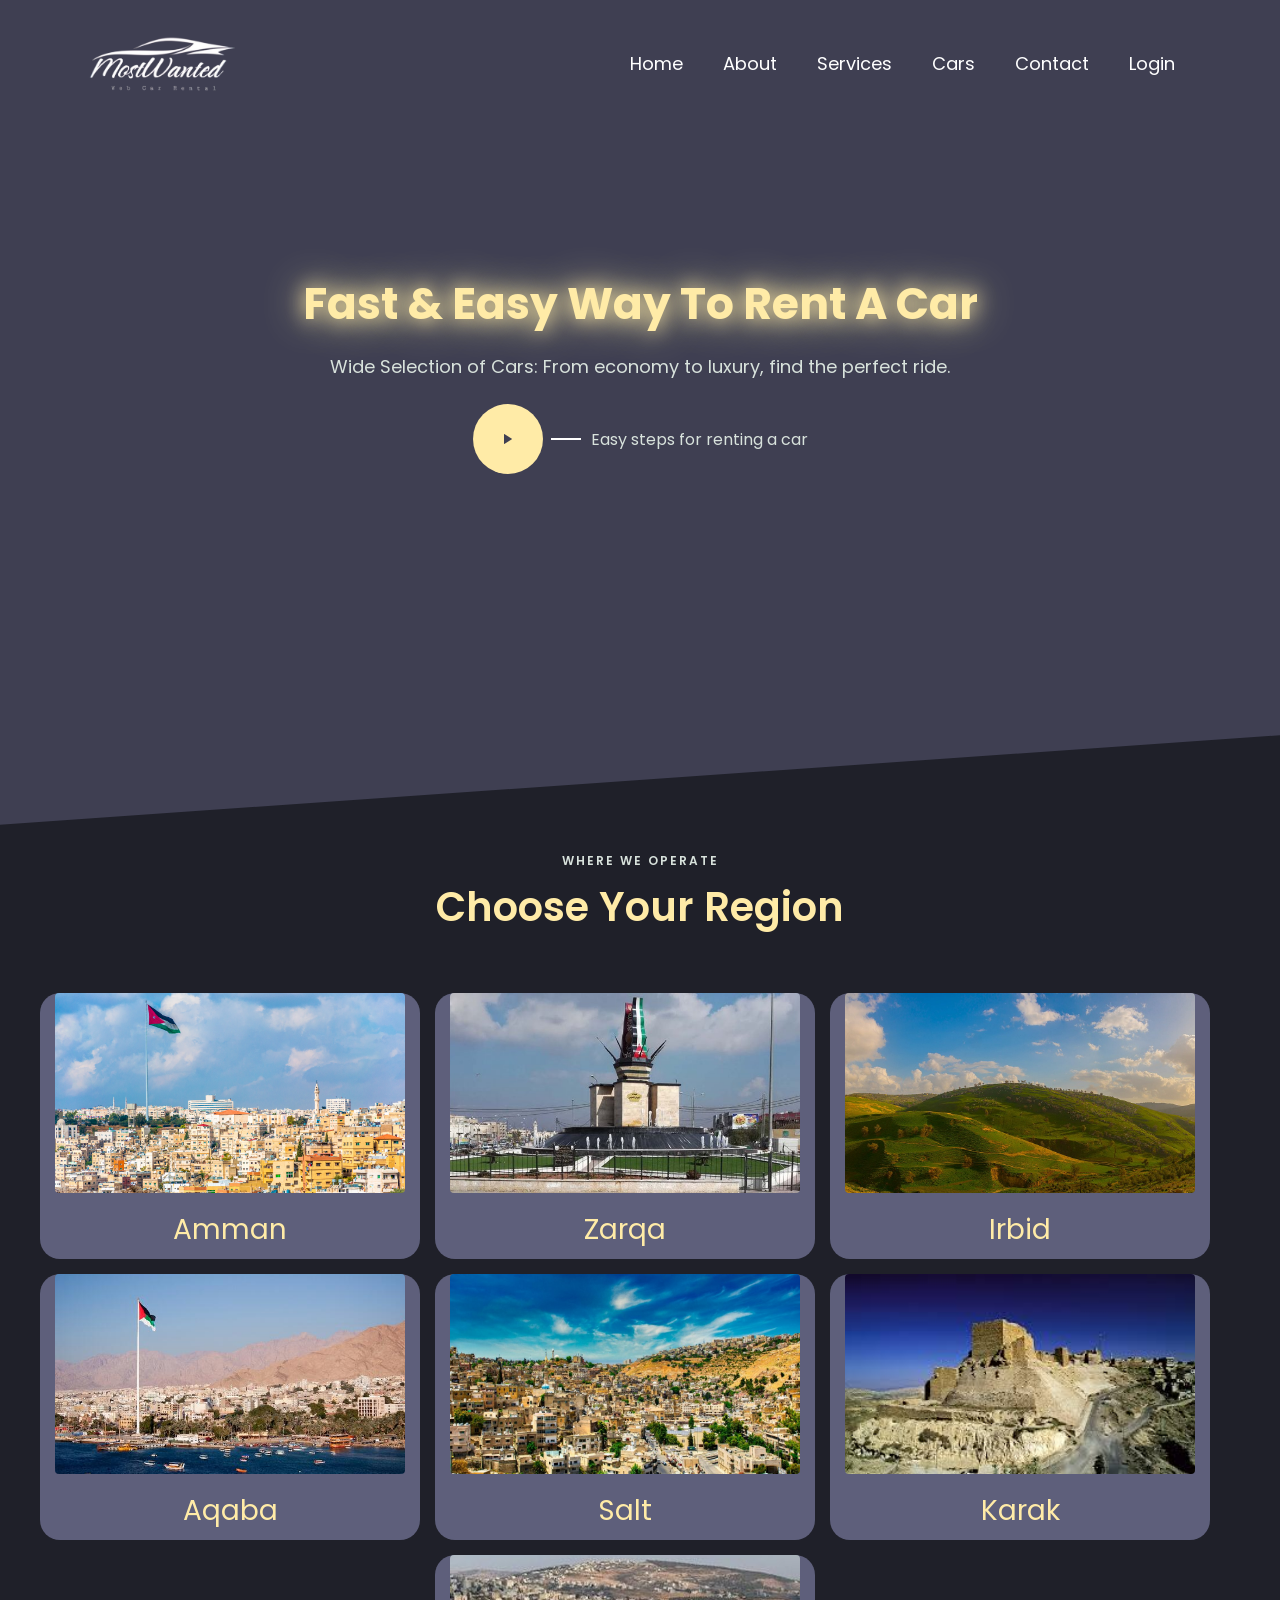
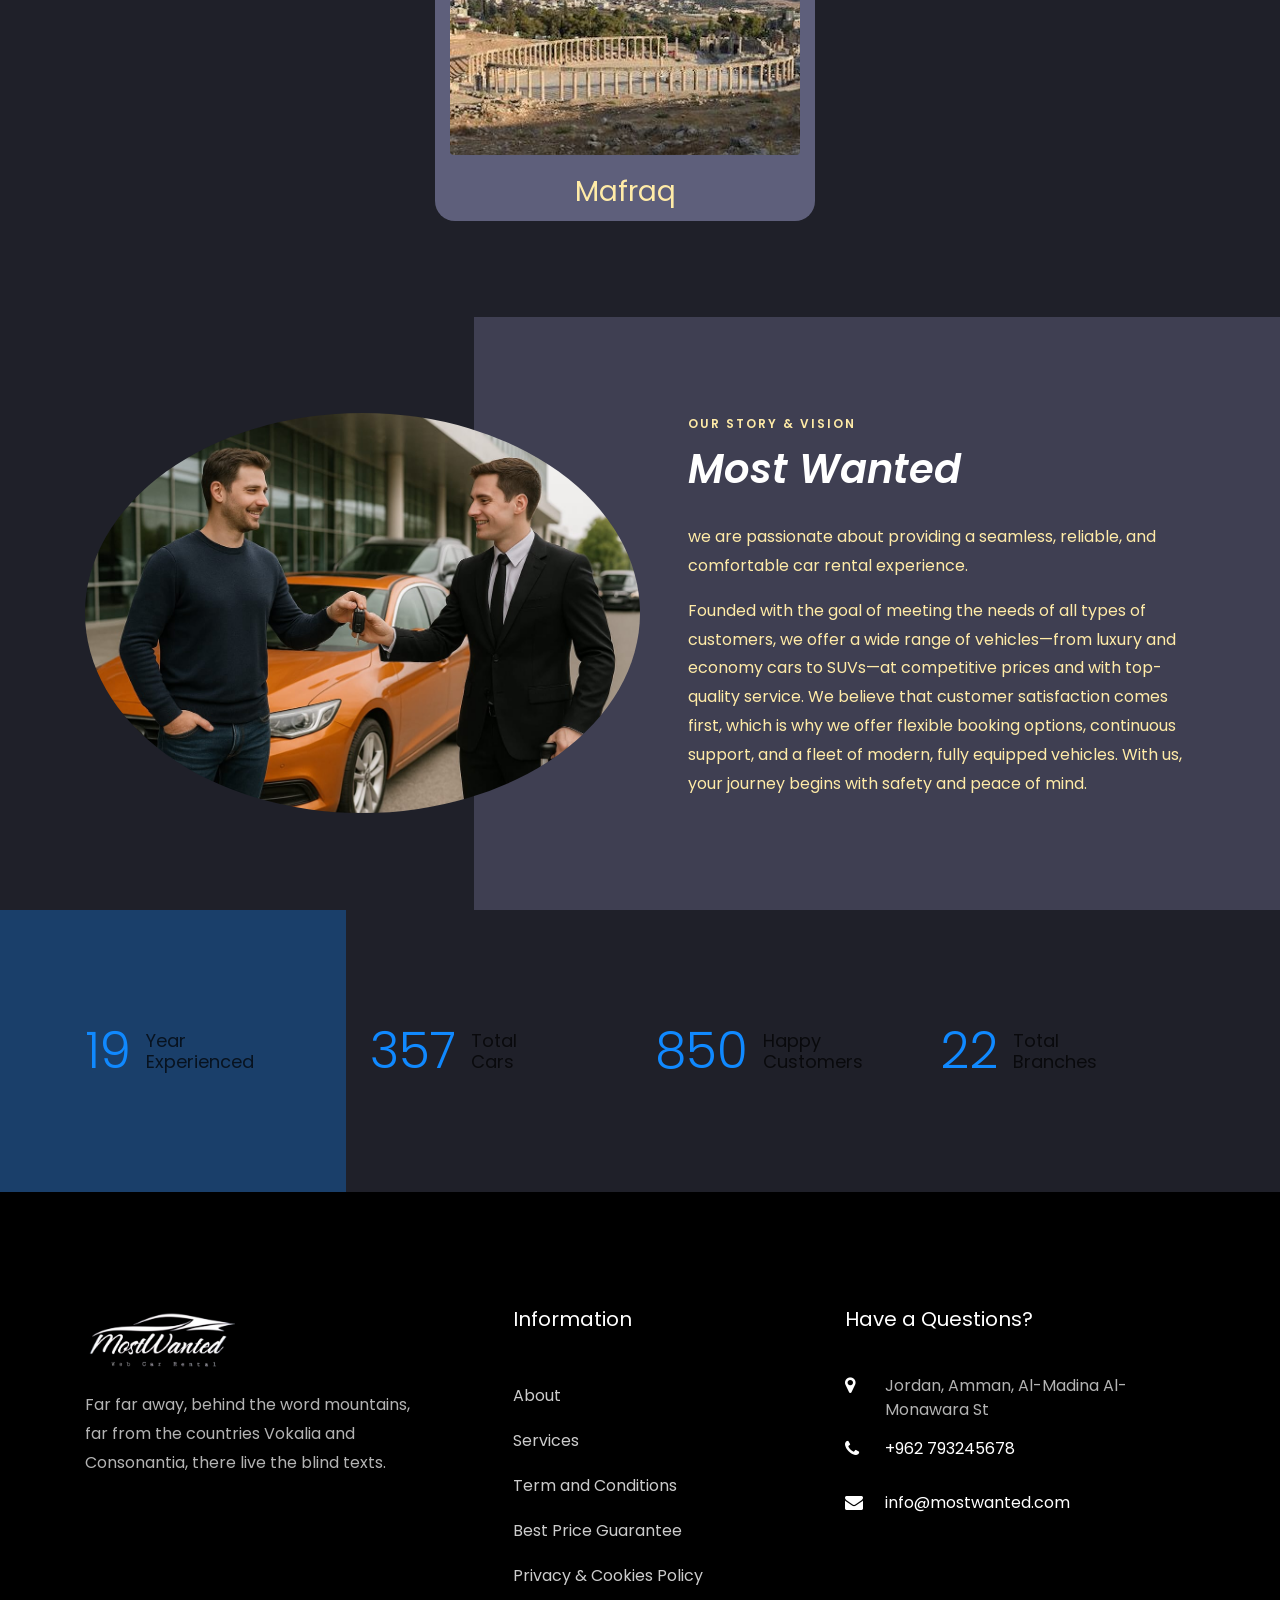
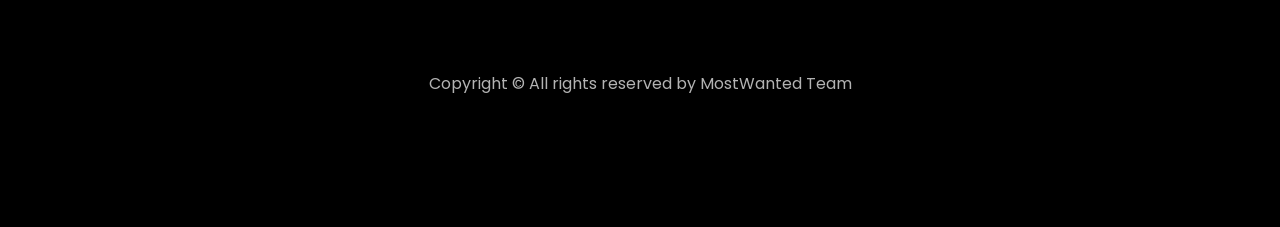
<file: src/app/home/home.html>
<!DOCTYPE html>
<html lang="en">

<head>
  <title>MostWanted</title>
  <meta charset="utf-8">
  <meta name="viewport" content="width=device-width, initial-scale=1, shrink-to-fit=no">

  <link href="https://fonts.googleapis.com/css?family=Poppins:200,300,400,500,600,700,800&display=swap"
    rel="stylesheet">

  <link rel="stylesheet" href="../../css/open-iconic-bootstrap.min.css">
  <link rel="stylesheet" href="../../css/animate.css">

  <link rel="stylesheet" href="../../css/owl.carousel.min.css">
  <link rel="stylesheet" href="../../css/owl.theme.default.min.css">
  <link rel="stylesheet" href="../../css/magnific-popup.css">

  <link rel="stylesheet" href="../../css/aos.css">

  <link rel="stylesheet" href="../../css/ionicons.min.css">

  <link rel="stylesheet" href="../../css/bootstrap-datepicker.css">
  <link rel="stylesheet" href="../../css/jquery.timepicker.css">

  <link rel="stylesheet" href="../../css/flaticon.css">
  <link rel="stylesheet" href="../../css/icomoon.css">
  <link rel="stylesheet" href="../../css/style.css">
  <link rel="stylesheet" href="./home.css">
  <style>
 
  </style>
</head>

<body>
  <div id="nav-placeholder"></div>

  <div class="hero-wrap ftco-degree-bg test" style="background-image: url('../../images/bg_1.jpg');"
    data-stellar-background-ratio="0.5">
    <div class="overlay"></div>
    <div class="container">
      <div class="row no-gutters slider-text justify-content-start align-items-center justify-content-center">
        <div class="col-lg-8 ftco-animate">
          <div class="text w-100 text-center mb-md-5 pb-md-5">
            <h1 class="mb-4">Fast &amp; Easy Way To Rent A Car</h1>
            <p style="font-size: 18px; color:#d8e2dc;">Wide Selection of Cars: From economy to luxury, find the perfect
              ride.</p>
            <a href="../cars/cars.html" class="icon-wrap d-flex align-items-center mt-4 justify-content-center">
              <div class="icon d-flex align-items-center justify-content-center"><span class="ion-ios-play"></span>
              </div>
              <div class="heading-title ml-5"><span style="color:#d8e2dc ;">Easy steps for renting a car</span></div>
            </a>
          </div>
        </div>
      </div>
    </div>
  </div>

  <section class="ftco-section ftco-no-pt bg-light" style="background-color:  #1f2029;">
    <div class="container col-12">
      <div class="row justify-content-center mb-5">
        <div class="col-md-12 heading-section text-center ftco-animate">
          <span class="subheading" style="color:  #d8e2dc;">Where We Operate</span>
          <h2 class="mb-2" style="color:  #ffeba7;">Choose Your Region</h2>
        </div>
      </div>
      <div class="row" id="region-list">
      </div>
    </div>
  </section>

  <section class="ftco-section ftco-about">
    <div class="container about-container">
      <div class="row no-gutters">
        <div class="col-md-6 p-md-5 img img-2 d-flex justify-content-center align-items-center" style="background-image: url(../../images/about-us.jpeg); width: 400px;  
          height: 400px; border-radius: 50%;object-fit: cover;">
        </div>
        <div class="col-md-6 wrap-about ftco-animate">
          <div class="heading-section heading-section-white pl-md-5">
            <span class="subheading" style="color:  #ffeba7;">Our Story &amp; Vision</span>
            <h2 class="mb-4" style="color:fad643"><em>Most Wanted</em></h2>
            <p style="color:  #ffeba7;">we are passionate about providing a seamless, reliable, and comfortable car
              rental experience.</p>
            <p style="color:  #ffeba7;"> Founded with the goal of meeting the needs of all types of customers, we offer
              a wide range of vehicles—from luxury and economy cars to SUVs—at competitive prices and with top-quality
              service. We believe that customer satisfaction comes first, which is why we offer flexible booking
              options, continuous support, and a fleet of modern, fully equipped vehicles. With us, your journey begins
              with safety and peace of mind.</p>

          </div>
        </div>
      </div>
    </div>
  </section>

  <section class="ftco-counter ftco-section img bg-light" id="section-counter">
    <div class="overlay"></div>
    <div class="container">
      <div class="row">
        <div class="col-md-6 col-lg-3 justify-content-center counter-wrap ftco-animate">
          <div class="block-18">
            <div class="text text-border d-flex align-items-center">
              <strong class="number" data-number="60">0</strong>
              <span>Year <br>Experienced</span>
            </div>
          </div>
        </div>
        <div class="col-md-6 col-lg-3 justify-content-center counter-wrap ftco-animate">
          <div class="block-18">
            <div class="text text-border d-flex align-items-center">
              <strong class="number" data-number="1090">0</strong>
              <span>Total <br>Cars</span>
            </div>
          </div>
        </div>
        <div class="col-md-6 col-lg-3 justify-content-center counter-wrap ftco-animate">
          <div class="block-18">
            <div class="text text-border d-flex align-items-center">
              <strong class="number" data-number="2590">0</strong>
              <span>Happy <br>Customers</span>
            </div>
          </div>
        </div>
        <div class="col-md-6 col-lg-3 justify-content-center counter-wrap ftco-animate">
          <div class="block-18">
            <div class="text d-flex align-items-center">
              <strong class="number" data-number="67">0</strong>
              <span>Total <br>Branches</span>
            </div>
          </div>
        </div>
      </div>
    </div>
  </section>

  <div id="footer-placeholder"></div>

  <div id="ftco-loader" class="show fullscreen"><svg class="circular" width="48px" height="48px">
      <circle class="path-bg" cx="24" cy="24" r="22" fill="none" stroke-width="4" stroke="#eeeeee" />
      <circle class="path" cx="24" cy="24" r="22" fill="none" stroke-width="4" stroke-miterlimit="10"
        stroke="#F96D00" />
    </svg></div>

  <script src="../../js/jquery.min.js"></script>
  <script src="../../js/jquery-migrate-3.0.1.min.js"></script>
  <script src="../../js/popper.min.js"></script>
  <script src="../../js/bootstrap.min.js"></script>
  <script src="../../js/jquery.easing.1.3.js"></script>
  <script src="../../js/jquery.waypoints.min.js"></script>
  <script src="../../js/jquery.stellar.min.js"></script>
  <script src="../../js/owl.carousel.min.js"></script>
  <script src="../../js/jquery.magnific-popup.min.js"></script>
  <script src="../../js/aos.js"></script>
  <script src="../../js/jquery.animateNumber.min.js"></script>
  <script src="../../js/bootstrap-datepicker.js"></script>
  <script src="../../js/jquery.timepicker.min.js"></script>
  <script src="../../js/scrollax.min.js"></script>
  <script src="../../js/main.js"></script>

  <script src="./home.js"></script>
  <script src="../partials/nav.js"></script>

  <script>
    fetch('/src/app/partials/nav.html')
      .then(r => r.text())
      .then(html => {
        document.getElementById('nav-placeholder').innerHTML = html;
        initNav();
      });
  </script>

  <script>
    fetch('../partials/footer/footer.html')
      .then(r => r.text())
      .then(html => {
        document.getElementById('footer-placeholder').innerHTML = html;
      })
      .catch(err => console.error('Footer load failed:', err));
  </script>
</body>

</html>
</file>
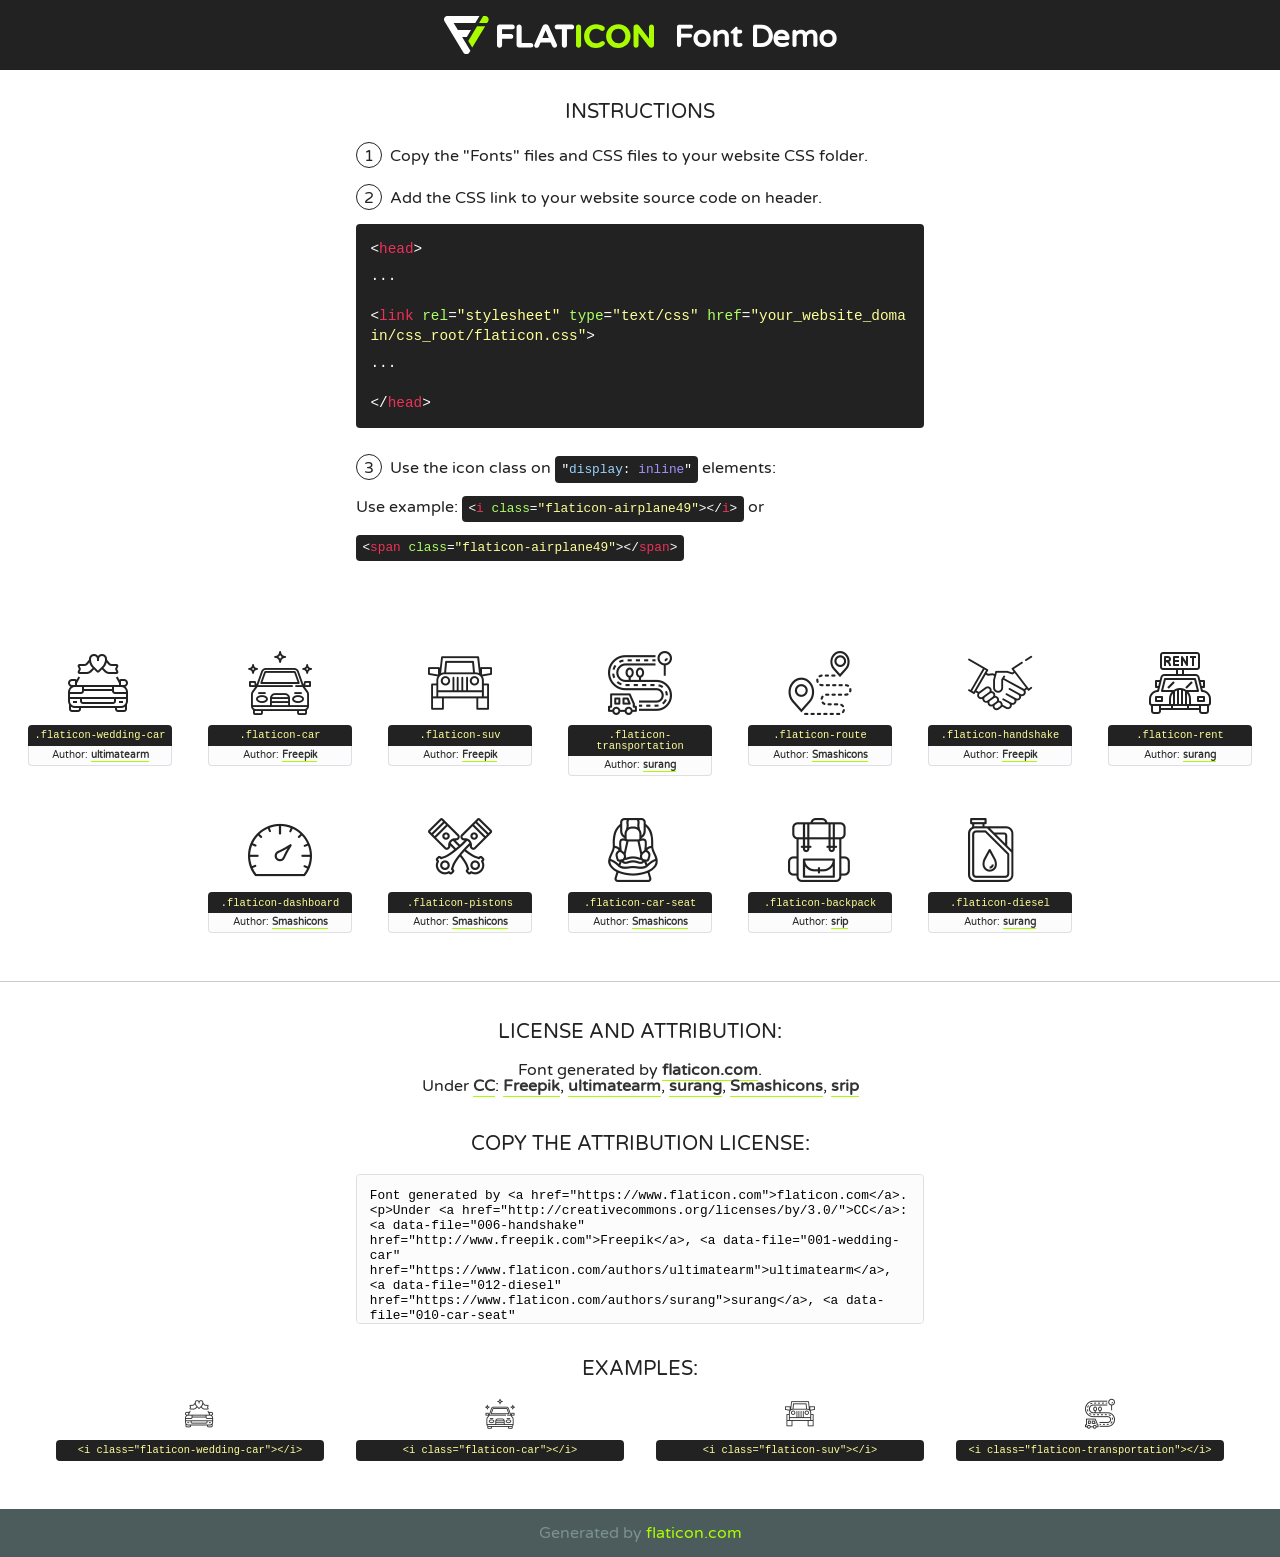
<file: src/fonts/flaticon/font/flaticon.html>
<!DOCTYPE html>
<!--
  Flaticon icon font: Flaticon
  Creation date: 29/10/2019 06:11
-->
<html>
<!DOCTYPE html>
<html>

<head>
    <title>Flaticon WebFont</title>
    <link href="http://fonts.googleapis.com/css?family=Varela+Round" rel="stylesheet" type="text/css" />
    <link rel="stylesheet" type="text/css" href="flaticon.css">
    <meta charset="UTF-8">
    <style>
    html, body, div, span, applet, object, iframe,
    h1, h2, h3, h4, h5, h6, p, blockquote, pre,
    a, abbr, acronym, address, big, cite, code,
    del, dfn, em, img, ins, kbd, q, s, samp,
    small, strike, strong, sub, sup, tt, var,
    b, u, i, center,
    dl, dt, dd, ol, ul, li,
    fieldset, form, label, legend,
    table, caption, tbody, tfoot, thead, tr, th, td,
    article, aside, canvas, details, embed, 
    figure, figcaption, footer, header, hgroup, 
    menu, nav, output, ruby, section, summary,
    time, mark, audio, video {
        margin: 0;
        padding: 0;
        border: 0;
        font-size: 100%;
        font: inherit;
        vertical-align: baseline;
    }
    /* HTML5 display-role reset for older browsers */
    article, aside, details, figcaption, figure, 
    footer, header, hgroup, menu, nav, section {
        display: block;
    }
    body {
        line-height: 1;
    }
    ol, ul {
        list-style: none;
    }
    blockquote, q {
        quotes: none;
    }
    blockquote:before, blockquote:after,
    q:before, q:after {
        content: '';
        content: none;
    }
    table {
        border-collapse: collapse;
        border-spacing: 0;
    }
    body {
        font-family: 'Varela Round', Helvetica, Arial, sans-serif;
        font-size: 16px;
        color: #222;
    }
    a {
        color: #333;
        border-bottom: 1px solid #a9fd00;
        font-weight: bold;
        text-decoration: none;
    }
    * {
        -moz-box-sizing: border-box;
        -webkit-box-sizing: border-box;
        box-sizing: border-box;
        margin: 0;
        padding: 0;
    }
    [class^="flaticon-"]:before, [class*=" flaticon-"]:before, [class^="flaticon-"]:after, [class*=" flaticon-"]:after {
        font-family: Flaticon;
        font-size: 30px;
        font-style: normal;
        margin-left: 20px;
        color: #333;
    }
    .wrapper {
        max-width: 600px;
        margin: auto;
        padding: 0 1em;
    }
    .title {
        font-size: 1.25em;
        text-align: center;
        margin-bottom: 1em;
        text-transform: uppercase;
    }
    header {
        text-align: center;
        background-color: #222;
        color: #fff;
        padding: 1em;
    }
    header .logo {
        width: 210px;
        height: 38px;
        display: inline-block;
        vertical-align: middle;
        margin-right: 1em;
        border: none;
    }
    header strong {
        font-size: 1.95em;
        font-weight: bold;
        vertical-align: middle;
        margin-top: 5px;
        display: inline-block;
    }
    .demo {
        margin: 2em auto;
        line-height: 1.25em;
    }
    .demo ul li {
        margin-bottom: 1em;
    }
    .demo ul li .num {
        color: #222;
        border-radius: 20px;
        display: inline-block;
        width: 26px;
        padding: 3px;
        height: 26px;
        text-align: center;
        margin-right: 0.5em;
        border: 1px solid #222;
    }
    .demo ul li code {
        background-color: #222;
        border-radius: 4px;
        padding: 0.25em 0.5em;
        display: inline-block;
        color: #fff;
        font-family: Consolas,Monaco,Lucida Console,Liberation Mono,DejaVu Sans Mono,Bitstream Vera Sans Mono,Courier New, monospace;
        font-weight: lighter;
        margin-top: 1em;
        font-size: 0.8em;
        word-break: break-all;
    }
    .demo ul li code.big {
        padding: 1em;
        font-size: 0.9em;
    }
    .demo ul li code .red {
        color: #EF3159;
    }
    .demo ul li code .green {
        color: #ACFF65;
    }
    .demo ul li code .yellow {
        color: #FFFF99;
    }
    .demo ul li code .blue {
        color: #99D3FF;
    }
    .demo ul li code .purple {
        color: #A295FF;
    }
    .demo ul li code .dots {
        margin-top: 0.5em;
        display: block;
    }
    #glyphs {
        border-bottom: 1px solid #ccc;
        padding: 2em 0;
        text-align: center;
    }
    .glyph {
        display: inline-block;
        width: 9em;
        margin: 1em;
        text-align: center;
        vertical-align: top;
        background: #FFF;
    }
    .glyph .glyph-icon {
        padding: 10px;
        display: block;
        font-family:"Flaticon";
        font-size: 64px;
        line-height: 1;
    }
    .glyph .glyph-icon:before {
        font-size: 64px;
        color: #222;
        margin-left: 0;
    }
    .class-name {
        font-size: 0.65em;
        background-color: #222;
        color: #fff;
        border-radius: 4px 4px 0 0;
        padding: 0.5em;
        color: #FFFF99;
        font-family: Consolas,Monaco,Lucida Console,Liberation Mono,DejaVu Sans Mono,Bitstream Vera Sans Mono,Courier New, monospace;
    }
    .author-name {
        font-size: 0.6em;
        background-color: #fcfcfd;
        border: 1px solid #DEDEE4;
        border-top: 0;
        border-radius: 0 0 4px 4px;
        padding: 0.5em;
    }
    .class-name:last-child {
        font-size: 10px;
        color:#888;
    }
    .class-name:last-child a {
        font-size: 10px;
        color:#555;
    }
    .class-name:last-child a:hover {
        color:#a9fd00;
    }
    .glyph > input {
        display: block;
        width: 100px;
        margin: 5px auto;
        text-align: center;
        font-size: 12px;
        cursor: text;
    }
    .glyph > input.icon-input {
        font-family:"Flaticon";
        font-size: 16px;
        margin-bottom: 10px;
    }
    .attribution .title {
        margin-top: 2em;
    }
    .attribution textarea {
        background-color: #fcfcfd;
        padding: 1em;
        border: none;
        box-shadow: none;
        border: 1px solid #DEDEE4;
        border-radius: 4px;
        resize: none;
        width: 100%;
        height: 150px;
        font-size: 0.8em;
        font-family: Consolas,Monaco,Lucida Console,Liberation Mono,DejaVu Sans Mono,Bitstream Vera Sans Mono,Courier New, monospace;
        -webkit-appearance: none;
    }
    .iconsuse {
        margin: 2em auto;
        text-align: center;
        max-width: 1200px;
    }
    .iconsuse:after {
        content: '';
        display: table;
        clear: both;
    }
    .iconsuse .image {
        float: left;
        width: 25%;
        padding: 0 1em;
    }
    .iconsuse .image p {
        margin-bottom: 1em;
    }
    .iconsuse .image span {
        display: block;
        font-size: 0.65em;
        background-color: #222;
        color: #fff;
        border-radius: 4px;
        padding: 0.5em;
        color: #FFFF99;
        margin-top: 1em;
        font-family: Consolas,Monaco,Lucida Console,Liberation Mono,DejaVu Sans Mono,Bitstream Vera Sans Mono,Courier New, monospace;
    }
    #footer {
        text-align: center;
        background-color: #4C5B5C;
        color: #7c9192;
        padding: 1em;
    }
    #footer a {
        border: none;
        color: #a9fd00;
        font-weight: normal;
    }
    @media (max-width: 960px) {
        .iconsuse .image {
            width: 50%;
        }
    }
    @media (max-width: 560px) {
        .iconsuse .image {
            width: 100%;
        }
    }
    </style>
</head>

<body class="characters-off">

    <header>
        <a href="https://www.flaticon.com" target="_blank" class="logo">
            <svg version="1.1" xmlns="http://www.w3.org/2000/svg" xmlns:xlink="http://www.w3.org/1999/xlink" xmlns:a="http://ns.adobe.com/AdobeSVGViewerExtensions/3.0/" viewBox="0 0 560.875 102.036" enable-background="new 0 0 560.875 102.036" xml:space="preserve">
                <defs>
                </defs>
                <g>
                    <g class="letters">
                        <path fill="#ffffff" d="M141.596,29.675c0-3.777,2.985-6.767,6.764-6.767h34.438c3.426,0,6.15,2.728,6.15,6.15
                        c0,3.43-2.724,6.149-6.15,6.149h-27.674v13.091h23.719c3.429,0,6.151,2.724,6.151,6.15c0,3.43-2.723,6.149-6.151,6.149h-23.719
                        v17.574c0,3.773-2.986,6.761-6.764,6.761c-3.779,0-6.764-2.989-6.764-6.761V29.675z"></path>
                        <path fill="#ffffff" d="M193.844,29.149c0-3.781,2.985-6.767,6.764-6.767c3.776,0,6.763,2.985,6.763,6.767v42.957h25.039
                        c3.426,0,6.149,2.726,6.149,6.153c0,3.425-2.723,6.15-6.149,6.15h-31.802c-3.779,0-6.764-2.986-6.764-6.768V29.149z"></path>
                        <path fill="#ffffff" d="M241.891,75.71l21.438-48.407c1.492-3.341,4.215-5.357,7.906-5.357h0.792
                        c3.686,0,6.323,2.017,7.815,5.357l21.439,48.407c0.436,0.967,0.701,1.845,0.701,2.723c0,3.602-2.809,6.501-6.414,6.501
                        c-3.161,0-5.269-1.845-6.499-4.655l-4.132-9.661h-27.059l-4.301,10.102c-1.144,2.631-3.426,4.214-6.237,4.214
                        c-3.517,0-6.24-2.81-6.24-6.325C241.1,77.64,241.451,76.677,241.891,75.71z M279.932,58.666l-8.521-20.297l-8.526,20.297H279.932
                        z"></path>
                        <path fill="#ffffff" d="M314.864,35.387H301.86c-3.429,0-6.239-2.813-6.239-6.238c0-3.429,2.811-6.24,6.239-6.24h39.533
                        c3.426,0,6.237,2.811,6.237,6.24c0,3.425-2.811,6.238-6.237,6.238h-13.001v42.785c0,3.773-2.99,6.761-6.764,6.761
                        c-3.779,0-6.764-2.989-6.764-6.761V35.387z"></path>
                        <path fill="#A9FD00" d="M352.615,29.149c0-3.781,2.985-6.767,6.767-6.767c3.774,0,6.761,2.985,6.761,6.767v49.024
                        c0,3.773-2.987,6.761-6.761,6.761c-3.781,0-6.767-2.989-6.767-6.761V29.149z"></path>
                        <path fill="#A9FD00" d="M374.132,53.836v-0.179c0-17.481,13.178-31.801,32.065-31.801c9.22,0,15.459,2.458,20.557,6.238
                        c1.402,1.054,2.637,2.985,2.637,5.357c0,3.692-2.985,6.59-6.681,6.59c-1.845,0-3.071-0.702-4.044-1.319
                        c-3.776-2.813-7.729-4.393-12.562-4.393c-10.364,0-17.831,8.611-17.831,19.154v0.173c0,10.542,7.291,19.329,17.831,19.329
                        c5.715,0,9.492-1.756,13.359-4.834c1.049-0.874,2.458-1.491,4.039-1.491c3.429,0,6.325,2.813,6.325,6.236
                        c0,2.106-1.056,3.78-2.282,4.834c-5.539,4.834-12.036,7.733-21.878,7.733C387.572,85.464,374.132,71.493,374.132,53.836z"></path>
                        <path fill="#A9FD00" d="M433.009,53.836v-0.179c0-17.481,13.79-31.801,32.766-31.801c18.981,0,32.592,14.143,32.592,31.628v0.173
                        c0,17.483-13.785,31.807-32.769,31.807C446.625,85.464,433.009,71.32,433.009,53.836z M484.224,53.836v-0.179
                        c0-10.539-7.725-19.326-18.626-19.326c-10.893,0-18.449,8.611-18.449,19.154v0.173c0,10.542,7.73,19.329,18.626,19.329
                        C476.676,72.986,484.224,64.378,484.224,53.836z"></path>
                        <path fill="#A9FD00" d="M506.233,29.321c0-3.774,2.99-6.763,6.767-6.763h1.401c3.252,0,5.183,1.583,7.029,3.953l26.093,34.265
                        V29.059c0-3.692,2.99-6.677,6.681-6.677c3.683,0,6.671,2.985,6.671,6.677v48.934c0,3.78-2.987,6.765-6.764,6.765h-0.436
                        c-3.257,0-5.188-1.581-7.034-3.953l-27.056-35.492v32.944c0,3.687-2.985,6.676-6.678,6.676c-3.683,0-6.673-2.989-6.673-6.676
                        V29.321z"></path>
                    </g>
                    <g class="insignia">
                        <path fill="#ffffff" d="M48.372,56.137h12.517l11.156-18.537H37.186L25.688,18.539h57.825L94.668,0H9.271
                        C5.925,0,2.842,1.801,1.198,4.716c-1.644,2.907-1.593,6.482,0.134,9.343l50.38,83.501c1.678,2.781,4.689,4.476,7.938,4.476
                        c3.246,0,6.257-1.695,7.935-4.476l2.898-4.804L48.372,56.137z"></path>
                        <g class="i">
                            <path fill="#A9FD00" d="M93.575,18.539h0.031v0.004l21.652,0.004l2.705-4.488c1.727-2.861,1.778-6.436,0.133-9.343
                            C116.454,1.801,113.371,0,110.026,0h-5.294L93.575,18.539z"></path>
                            <polygon fill="#A9FD00" points="88.291,27.356 64.725,66.486 75.519,84.404 109.942,27.356"></polygon>
                        </g>
                    </g>
                </g>
            </svg>
        </a>
        <strong>Font Demo</strong>
    </header>


    <section class="demo wrapper">

        <p class="title">Instructions</p>

        <ul>
            <li>
                <span class="num">1</span>Copy the "Fonts" files and CSS files to your website CSS folder.
            </li>
            <li>
                <span class="num">2</span>Add the CSS link to your website source code on header.
                <code class="big">
                    &lt;<span class="red">head</span>&gt;
                    <br/><span class="dots">...</span>
                    <br/>&lt;<span class="red">link</span> <span class="green">rel</span>=<span class="yellow">"stylesheet"</span> <span class="green">type</span>=<span class="yellow">"text/css"</span> <span class="green">href</span>=<span class="yellow">"your_website_domain/css_root/flaticon.css"</span>&gt;
                    <br/><span class="dots">...</span>
                    <br/>&lt;/<span class="red">head</span>&gt;
                </code>
            </li>

            <li>
                <p>
                    <span class="num">3</span>Use the icon class on <code>"<span class="blue">display</span>:<span class="purple"> inline</span>"</code> elements:
                    <br />
                    Use example: <code>&lt;<span class="red">i</span> <span class="green">class</span>=<span class="yellow">&quot;flaticon-airplane49&quot;</span>&gt;&lt;/<span class="red">i</span>&gt;</code> or <code>&lt;<span class="red">span</span> <span class="green">class</span>=<span class="yellow">&quot;flaticon-airplane49&quot;</span>&gt;&lt;/<span class="red">span</span>&gt;</code>
            </li>
        </ul>

    </section>




   <section id="glyphs">          
    
      
        <div class="glyph"><div class="glyph-icon flaticon-wedding-car"></div>
            <div class="class-name">.flaticon-wedding-car</div>
            <div class="author-name">Author: <a data-file="001-wedding-car" href="https://www.flaticon.com/authors/ultimatearm">ultimatearm</a> </div> 
        </div>        
        
        <div class="glyph"><div class="glyph-icon flaticon-car"></div>
            <div class="class-name">.flaticon-car</div>
            <div class="author-name">Author: <a data-file="002-car" href="http://www.freepik.com">Freepik</a> </div> 
        </div>        
        
        <div class="glyph"><div class="glyph-icon flaticon-suv"></div>
            <div class="class-name">.flaticon-suv</div>
            <div class="author-name">Author: <a data-file="003-suv" href="http://www.freepik.com">Freepik</a> </div> 
        </div>        
        
        <div class="glyph"><div class="glyph-icon flaticon-transportation"></div>
            <div class="class-name">.flaticon-transportation</div>
            <div class="author-name">Author: <a data-file="004-transportation" href="https://www.flaticon.com/authors/surang">surang</a> </div> 
        </div>        
        
        <div class="glyph"><div class="glyph-icon flaticon-route"></div>
            <div class="class-name">.flaticon-route</div>
            <div class="author-name">Author: <a data-file="005-route" href="https://www.flaticon.com/authors/smashicons">Smashicons</a> </div> 
        </div>        
        
        <div class="glyph"><div class="glyph-icon flaticon-handshake"></div>
            <div class="class-name">.flaticon-handshake</div>
            <div class="author-name">Author: <a data-file="006-handshake" href="http://www.freepik.com">Freepik</a> </div> 
        </div>        
        
        <div class="glyph"><div class="glyph-icon flaticon-rent"></div>
            <div class="class-name">.flaticon-rent</div>
            <div class="author-name">Author: <a data-file="007-rent" href="https://www.flaticon.com/authors/surang">surang</a> </div> 
        </div>        
        
        <div class="glyph"><div class="glyph-icon flaticon-dashboard"></div>
            <div class="class-name">.flaticon-dashboard</div>
            <div class="author-name">Author: <a data-file="008-dashboard" href="https://www.flaticon.com/authors/smashicons">Smashicons</a> </div> 
        </div>        
        
        <div class="glyph"><div class="glyph-icon flaticon-pistons"></div>
            <div class="class-name">.flaticon-pistons</div>
            <div class="author-name">Author: <a data-file="009-pistons" href="https://www.flaticon.com/authors/smashicons">Smashicons</a> </div> 
        </div>        
        
        <div class="glyph"><div class="glyph-icon flaticon-car-seat"></div>
            <div class="class-name">.flaticon-car-seat</div>
            <div class="author-name">Author: <a data-file="010-car-seat" href="https://www.flaticon.com/authors/smashicons">Smashicons</a> </div> 
        </div>        
        
        <div class="glyph"><div class="glyph-icon flaticon-backpack"></div>
            <div class="class-name">.flaticon-backpack</div>
            <div class="author-name">Author: <a data-file="011-backpack" href="https://www.flaticon.com/authors/srip">srip</a> </div> 
        </div>        
        
        <div class="glyph"><div class="glyph-icon flaticon-diesel"></div>
            <div class="class-name">.flaticon-diesel</div>
            <div class="author-name">Author: <a data-file="012-diesel" href="https://www.flaticon.com/authors/surang">surang</a> </div> 
        </div>        
        

    </section>



    <section class="attribution wrapper"   style="text-align:center;">

      <div class="title">License and attribution:</div><div class="attrDiv">Font generated by <a href="https://www.flaticon.com">flaticon.com</a>. <div><p>Under <a href="http://creativecommons.org/licenses/by/3.0/">CC</a>: <a data-file="006-handshake" href="http://www.freepik.com">Freepik</a>, <a data-file="001-wedding-car" href="https://www.flaticon.com/authors/ultimatearm">ultimatearm</a>, <a data-file="012-diesel" href="https://www.flaticon.com/authors/surang">surang</a>, <a data-file="010-car-seat" href="https://www.flaticon.com/authors/smashicons">Smashicons</a>, <a data-file="011-backpack" href="https://www.flaticon.com/authors/srip">srip</a></p>  </div>
      </div>
      <div class="title">Copy the Attribution License:</div>

    <textarea onclick="this.focus();this.select();">Font generated by &lt;a href=&quot;https://www.flaticon.com&quot;&gt;flaticon.com&lt;/a&gt;. <p>Under <a href="http://creativecommons.org/licenses/by/3.0/">CC</a>: <a data-file="006-handshake" href="http://www.freepik.com">Freepik</a>, <a data-file="001-wedding-car" href="https://www.flaticon.com/authors/ultimatearm">ultimatearm</a>, <a data-file="012-diesel" href="https://www.flaticon.com/authors/surang">surang</a>, <a data-file="010-car-seat" href="https://www.flaticon.com/authors/smashicons">Smashicons</a>, <a data-file="011-backpack" href="https://www.flaticon.com/authors/srip">srip</a></p>  
     </textarea>

    </section>

    <section class="iconsuse">

          <div class="title">Examples:</div>            
             
            <div class="image">
                <p>
                    <i class="glyph-icon flaticon-wedding-car"></i> 
                    <span>&lt;i class=&quot;flaticon-wedding-car&quot;&gt;&lt;/i&gt;</span>
                </p>
            </div>
            
            <div class="image">
                <p>
                    <i class="glyph-icon flaticon-car"></i> 
                    <span>&lt;i class=&quot;flaticon-car&quot;&gt;&lt;/i&gt;</span>
                </p>
            </div>
            
            <div class="image">
                <p>
                    <i class="glyph-icon flaticon-suv"></i> 
                    <span>&lt;i class=&quot;flaticon-suv&quot;&gt;&lt;/i&gt;</span>
                </p>
            </div>
            
            <div class="image">
                <p>
                    <i class="glyph-icon flaticon-transportation"></i> 
                    <span>&lt;i class=&quot;flaticon-transportation&quot;&gt;&lt;/i&gt;</span>
                </p>
            </div>
                       
        </div>
                            
    </section>

<div id="footer">
    <div>Generated by <a href="https://www.flaticon.com">flaticon.com</a>
    </div>
</div>



</body>
</html>
</file>
<file: src/css/flaticon.css>
/*
  	Flaticon icon font: Flaticon
  	Creation date: 04/01/2019 13:45
  	*/


@font-face {
  font-family: "Flaticon";
  src: url("../fonts/flaticon/font/Flaticon.eot");
  src: url("../fonts/flaticon/font/Flaticon.eot?#iefix") format("embedded-opentype"),
       url("../fonts/flaticon/font/Flaticon.woff") format("woff"),
       url("../fonts/flaticon/font/Flaticon.ttf") format("truetype"),
       url("../fonts/flaticon/font/Flaticon.svg#Flaticon") format("svg");
  font-weight: normal;
  font-style: normal;
}

@media screen and (-webkit-min-device-pixel-ratio:0) {
  @font-face {
    font-family: "Flaticon";
    src: url("../fonts/flaticon/font/Flaticon.svg#Flaticon") format("svg");
  }
}

[class^="flaticon-"]:before, [class*=" flaticon-"]:before,
[class^="flaticon-"]:after, [class*=" flaticon-"]:after {   
  font-family: Flaticon;
  font-style: normal;
  font-weight: normal;
  font-variant: normal;
  text-transform: none;
  line-height: 1;

  /* Better Font Rendering =========== */
  -webkit-font-smoothing: antialiased;
  -moz-osx-font-smoothing: grayscale;
}

.flaticon-wedding-car:before { content: "\f100"; }
.flaticon-car:before { content: "\f101"; }
.flaticon-suv:before { content: "\f102"; }
.flaticon-transportation:before { content: "\f103"; }
.flaticon-route:before { content: "\f104"; }
.flaticon-handshake:before { content: "\f105"; }
.flaticon-rent:before { content: "\f106"; }
.flaticon-dashboard:before { content: "\f107"; }
.flaticon-pistons:before { content: "\f108"; }
.flaticon-car-seat:before { content: "\f109"; }
.flaticon-backpack:before { content: "\f10a"; }
.flaticon-diesel:before { content: "\f10b"; }s
</file>
<file: src/css/icomoon.css>
@font-face {
  font-family: 'icomoon';
  src:  url('../fonts/icomoon/icomoon.eot?6tt51o');
  src:  url('../fonts/icomoon/icomoon.eot?6tt51o#iefix') format('embedded-opentype'),
    url('../fonts/icomoon/icomoon.ttf?6tt51o') format('truetype'),
    url('../fonts/icomoon/icomoon.woff?6tt51o') format('woff'),
    url('../fonts/icomoon/icomoon.svg?6tt51o#icomoon') format('svg');
  font-weight: normal;
  font-style: normal;
}

[class^="icon-"], [class*=" icon-"] {
  /* use !important to prevent issues with browser extensions that change fonts */
  font-family: 'icomoon' !important;
  speak: none;
  font-style: normal;
  font-weight: normal;
  font-variant: normal;
  text-transform: none;
  line-height: 1;

  /* Better Font Rendering =========== */
  -webkit-font-smoothing: antialiased;
  -moz-osx-font-smoothing: grayscale;
}

.icon-asterisk:before {
  content: "\f069";
}
.icon-plus:before {
  content: "\f067";
}
.icon-question:before {
  content: "\f128";
}
.icon-minus:before {
  content: "\f068";
}
.icon-glass:before {
  content: "\f000";
}
.icon-music:before {
  content: "\f001";
}
.icon-search:before {
  content: "\f002";
}
.icon-envelope-o:before {
  content: "\f003";
}
.icon-heart:before {
  content: "\f004";
}
.icon-star:before {
  content: "\f005";
}
.icon-star-o:before {
  content: "\f006";
}
.icon-user:before {
  content: "\f007";
}
.icon-film:before {
  content: "\f008";
}
.icon-th-large:before {
  content: "\f009";
}
.icon-th:before {
  content: "\f00a";
}
.icon-th-list:before {
  content: "\f00b";
}
.icon-check:before {
  content: "\f00c";
}
.icon-close:before {
  content: "\f00d";
}
.icon-remove:before {
  content: "\f00d";
}
.icon-times:before {
  content: "\f00d";
}
.icon-search-plus:before {
  content: "\f00e";
}
.icon-search-minus:before {
  content: "\f010";
}
.icon-power-off:before {
  content: "\f011";
}
.icon-signal:before {
  content: "\f012";
}
.icon-cog:before {
  content: "\f013";
}
.icon-gear:before {
  content: "\f013";
}
.icon-trash-o:before {
  content: "\f014";
}
.icon-home:before {
  content: "\f015";
}
.icon-file-o:before {
  content: "\f016";
}
.icon-clock-o:before {
  content: "\f017";
}
.icon-road:before {
  content: "\f018";
}
.icon-download:before {
  content: "\f019";
}
.icon-arrow-circle-o-down:before {
  content: "\f01a";
}
.icon-arrow-circle-o-up:before {
  content: "\f01b";
}
.icon-inbox:before {
  content: "\f01c";
}
.icon-play-circle-o:before {
  content: "\f01d";
}
.icon-repeat:before {
  content: "\f01e";
}
.icon-rotate-right:before {
  content: "\f01e";
}
.icon-refresh:before {
  content: "\f021";
}
.icon-list-alt:before {
  content: "\f022";
}
.icon-lock:before {
  content: "\f023";
}
.icon-flag:before {
  content: "\f024";
}
.icon-headphones:before {
  content: "\f025";
}
.icon-volume-off:before {
  content: "\f026";
}
.icon-volume-down:before {
  content: "\f027";
}
.icon-volume-up:before {
  content: "\f028";
}
.icon-qrcode:before {
  content: "\f029";
}
.icon-barcode:before {
  content: "\f02a";
}
.icon-tag:before {
  content: "\f02b";
}
.icon-tags:before {
  content: "\f02c";
}
.icon-book:before {
  content: "\f02d";
}
.icon-bookmark:before {
  content: "\f02e";
}
.icon-print:before {
  content: "\f02f";
}
.icon-camera:before {
  content: "\f030";
}
.icon-font:before {
  content: "\f031";
}
.icon-bold:before {
  content: "\f032";
}
.icon-italic:before {
  content: "\f033";
}
.icon-text-height:before {
  content: "\f034";
}
.icon-text-width:before {
  content: "\f035";
}
.icon-align-left:before {
  content: "\f036";
}
.icon-align-center:before {
  content: "\f037";
}
.icon-align-right:before {
  content: "\f038";
}
.icon-align-justify:before {
  content: "\f039";
}
.icon-list:before {
  content: "\f03a";
}
.icon-dedent:before {
  content: "\f03b";
}
.icon-outdent:before {
  content: "\f03b";
}
.icon-indent:before {
  content: "\f03c";
}
.icon-video-camera:before {
  content: "\f03d";
}
.icon-image:before {
  content: "\f03e";
}
.icon-photo:before {
  content: "\f03e";
}
.icon-picture-o:before {
  content: "\f03e";
}
.icon-pencil:before {
  content: "\f040";
}
.icon-map-marker:before {
  content: "\f041";
}
.icon-adjust:before {
  content: "\f042";
}
.icon-tint:before {
  content: "\f043";
}
.icon-edit:before {
  content: "\f044";
}
.icon-pencil-square-o:before {
  content: "\f044";
}
.icon-share-square-o:before {
  content: "\f045";
}
.icon-check-square-o:before {
  content: "\f046";
}
.icon-arrows:before {
  content: "\f047";
}
.icon-step-backward:before {
  content: "\f048";
}
.icon-fast-backward:before {
  content: "\f049";
}
.icon-backward:before {
  content: "\f04a";
}
.icon-play:before {
  content: "\f04b";
}
.icon-pause:before {
  content: "\f04c";
}
.icon-stop:before {
  content: "\f04d";
}
.icon-forward:before {
  content: "\f04e";
}
.icon-fast-forward:before {
  content: "\f050";
}
.icon-step-forward:before {
  content: "\f051";
}
.icon-eject:before {
  content: "\f052";
}
.icon-chevron-left:before {
  content: "\f053";
}
.icon-chevron-right:before {
  content: "\f054";
}
.icon-plus-circle:before {
  content: "\f055";
}
.icon-minus-circle:before {
  content: "\f056";
}
.icon-times-circle:before {
  content: "\f057";
}
.icon-check-circle:before {
  content: "\f058";
}
.icon-question-circle:before {
  content: "\f059";
}
.icon-info-circle:before {
  content: "\f05a";
}
.icon-crosshairs:before {
  content: "\f05b";
}
.icon-times-circle-o:before {
  content: "\f05c";
}
.icon-check-circle-o:before {
  content: "\f05d";
}
.icon-ban:before {
  content: "\f05e";
}
.icon-arrow-left:before {
  content: "\f060";
}
.icon-arrow-right:before {
  content: "\f061";
}
.icon-arrow-up:before {
  content: "\f062";
}
.icon-arrow-down:before {
  content: "\f063";
}
.icon-mail-forward:before {
  content: "\f064";
}
.icon-share:before {
  content: "\f064";
}
.icon-expand:before {
  content: "\f065";
}
.icon-compress:before {
  content: "\f066";
}
.icon-exclamation-circle:before {
  content: "\f06a";
}
.icon-gift:before {
  content: "\f06b";
}
.icon-leaf:before {
  content: "\f06c";
}
.icon-fire:before {
  content: "\f06d";
}
.icon-eye:before {
  content: "\f06e";
}
.icon-eye-slash:before {
  content: "\f070";
}
.icon-exclamation-triangle:before {
  content: "\f071";
}
.icon-warning:before {
  content: "\f071";
}
.icon-plane:before {
  content: "\f072";
}
.icon-calendar:before {
  content: "\f073";
}
.icon-random:before {
  content: "\f074";
}
.icon-comment:before {
  content: "\f075";
}
.icon-magnet:before {
  content: "\f076";
}
.icon-chevron-up:before {
  content: "\f077";
}
.icon-chevron-down:before {
  content: "\f078";
}
.icon-retweet:before {
  content: "\f079";
}
.icon-shopping-cart:before {
  content: "\f07a";
}
.icon-folder:before {
  content: "\f07b";
}
.icon-folder-open:before {
  content: "\f07c";
}
.icon-arrows-v:before {
  content: "\f07d";
}
.icon-arrows-h:before {
  content: "\f07e";
}
.icon-bar-chart:before {
  content: "\f080";
}
.icon-bar-chart-o:before {
  content: "\f080";
}
.icon-twitter-square:before {
  content: "\f081";
}
.icon-facebook-square:before {
  content: "\f082";
}
.icon-camera-retro:before {
  content: "\f083";
}
.icon-key:before {
  content: "\f084";
}
.icon-cogs:before {
  content: "\f085";
}
.icon-gears:before {
  content: "\f085";
}
.icon-comments:before {
  content: "\f086";
}
.icon-thumbs-o-up:before {
  content: "\f087";
}
.icon-thumbs-o-down:before {
  content: "\f088";
}
.icon-star-half:before {
  content: "\f089";
}
.icon-heart-o:before {
  content: "\f08a";
}
.icon-sign-out:before {
  content: "\f08b";
}
.icon-linkedin-square:before {
  content: "\f08c";
}
.icon-thumb-tack:before {
  content: "\f08d";
}
.icon-external-link:before {
  content: "\f08e";
}
.icon-sign-in:before {
  content: "\f090";
}
.icon-trophy:before {
  content: "\f091";
}
.icon-github-square:before {
  content: "\f092";
}
.icon-upload:before {
  content: "\f093";
}
.icon-lemon-o:before {
  content: "\f094";
}
.icon-phone:before {
  content: "\f095";
}
.icon-square-o:before {
  content: "\f096";
}
.icon-bookmark-o:before {
  content: "\f097";
}
.icon-phone-square:before {
  content: "\f098";
}
.icon-twitter:before {
  content: "\f099";
}
.icon-facebook:before {
  content: "\f09a";
}
.icon-facebook-f:before {
  content: "\f09a";
}
.icon-github:before {
  content: "\f09b";
}
.icon-unlock:before {
  content: "\f09c";
}
.icon-credit-card:before {
  content: "\f09d";
}
.icon-feed:before {
  content: "\f09e";
}
.icon-rss:before {
  content: "\f09e";
}
.icon-hdd-o:before {
  content: "\f0a0";
}
.icon-bullhorn:before {
  content: "\f0a1";
}
.icon-bell-o:before {
  content: "\f0a2";
}
.icon-certificate:before {
  content: "\f0a3";
}
.icon-hand-o-right:before {
  content: "\f0a4";
}
.icon-hand-o-left:before {
  content: "\f0a5";
}
.icon-hand-o-up:before {
  content: "\f0a6";
}
.icon-hand-o-down:before {
  content: "\f0a7";
}
.icon-arrow-circle-left:before {
  content: "\f0a8";
}
.icon-arrow-circle-right:before {
  content: "\f0a9";
}
.icon-arrow-circle-up:before {
  content: "\f0aa";
}
.icon-arrow-circle-down:before {
  content: "\f0ab";
}
.icon-globe:before {
  content: "\f0ac";
}
.icon-wrench:before {
  content: "\f0ad";
}
.icon-tasks:before {
  content: "\f0ae";
}
.icon-filter:before {
  content: "\f0b0";
}
.icon-briefcase:before {
  content: "\f0b1";
}
.icon-arrows-alt:before {
  content: "\f0b2";
}
.icon-group:before {
  content: "\f0c0";
}
.icon-users:before {
  content: "\f0c0";
}
.icon-chain:before {
  content: "\f0c1";
}
.icon-link:before {
  content: "\f0c1";
}
.icon-cloud:before {
  content: "\f0c2";
}
.icon-flask:before {
  content: "\f0c3";
}
.icon-cut:before {
  content: "\f0c4";
}
.icon-scissors:before {
  content: "\f0c4";
}
.icon-copy:before {
  content: "\f0c5";
}
.icon-files-o:before {
  content: "\f0c5";
}
.icon-paperclip:before {
  content: "\f0c6";
}
.icon-floppy-o:before {
  content: "\f0c7";
}
.icon-save:before {
  content: "\f0c7";
}
.icon-square:before {
  content: "\f0c8";
}
.icon-bars:before {
  content: "\f0c9";
}
.icon-navicon:before {
  content: "\f0c9";
}
.icon-reorder:before {
  content: "\f0c9";
}
.icon-list-ul:before {
  content: "\f0ca";
}
.icon-list-ol:before {
  content: "\f0cb";
}
.icon-strikethrough:before {
  content: "\f0cc";
}
.icon-underline:before {
  content: "\f0cd";
}
.icon-table:before {
  content: "\f0ce";
}
.icon-magic:before {
  content: "\f0d0";
}
.icon-truck:before {
  content: "\f0d1";
}
.icon-pinterest:before {
  content: "\f0d2";
}
.icon-pinterest-square:before {
  content: "\f0d3";
}
.icon-google-plus-square:before {
  content: "\f0d4";
}
.icon-google-plus:before {
  content: "\f0d5";
}
.icon-money:before {
  content: "\f0d6";
}
.icon-caret-down:before {
  content: "\f0d7";
}
.icon-caret-up:before {
  content: "\f0d8";
}
.icon-caret-left:before {
  content: "\f0d9";
}
.icon-caret-right:before {
  content: "\f0da";
}
.icon-columns:before {
  content: "\f0db";
}
.icon-sort:before {
  content: "\f0dc";
}
.icon-unsorted:before {
  content: "\f0dc";
}
.icon-sort-desc:before {
  content: "\f0dd";
}
.icon-sort-down:before {
  content: "\f0dd";
}
.icon-sort-asc:before {
  content: "\f0de";
}
.icon-sort-up:before {
  content: "\f0de";
}
.icon-envelope:before {
  content: "\f0e0";
}
.icon-linkedin:before {
  content: "\f0e1";
}
.icon-rotate-left:before {
  content: "\f0e2";
}
.icon-undo:before {
  content: "\f0e2";
}
.icon-gavel:before {
  content: "\f0e3";
}
.icon-legal:before {
  content: "\f0e3";
}
.icon-dashboard:before {
  content: "\f0e4";
}
.icon-tachometer:before {
  content: "\f0e4";
}
.icon-comment-o:before {
  content: "\f0e5";
}
.icon-comments-o:before {
  content: "\f0e6";
}
.icon-bolt:before {
  content: "\f0e7";
}
.icon-flash:before {
  content: "\f0e7";
}
.icon-sitemap:before {
  content: "\f0e8";
}
.icon-umbrella:before {
  content: "\f0e9";
}
.icon-clipboard:before {
  content: "\f0ea";
}
.icon-paste:before {
  content: "\f0ea";
}
.icon-lightbulb-o:before {
  content: "\f0eb";
}
.icon-exchange:before {
  content: "\f0ec";
}
.icon-cloud-download:before {
  content: "\f0ed";
}
.icon-cloud-upload:before {
  content: "\f0ee";
}
.icon-user-md:before {
  content: "\f0f0";
}
.icon-stethoscope:before {
  content: "\f0f1";
}
.icon-suitcase:before {
  content: "\f0f2";
}
.icon-bell:before {
  content: "\f0f3";
}
.icon-coffee:before {
  content: "\f0f4";
}
.icon-cutlery:before {
  content: "\f0f5";
}
.icon-file-text-o:before {
  content: "\f0f6";
}
.icon-building-o:before {
  content: "\f0f7";
}
.icon-hospital-o:before {
  content: "\f0f8";
}
.icon-ambulance:before {
  content: "\f0f9";
}
.icon-medkit:before {
  content: "\f0fa";
}
.icon-fighter-jet:before {
  content: "\f0fb";
}
.icon-beer:before {
  content: "\f0fc";
}
.icon-h-square:before {
  content: "\f0fd";
}
.icon-plus-square:before {
  content: "\f0fe";
}
.icon-angle-double-left:before {
  content: "\f100";
}
.icon-angle-double-right:before {
  content: "\f101";
}
.icon-angle-double-up:before {
  content: "\f102";
}
.icon-angle-double-down:before {
  content: "\f103";
}
.icon-angle-left:before {
  content: "\f104";
}
.icon-angle-right:before {
  content: "\f105";
}
.icon-angle-up:before {
  content: "\f106";
}
.icon-angle-down:before {
  content: "\f107";
}
.icon-desktop:before {
  content: "\f108";
}
.icon-laptop:before {
  content: "\f109";
}
.icon-tablet:before {
  content: "\f10a";
}
.icon-mobile:before {
  content: "\f10b";
}
.icon-mobile-phone:before {
  content: "\f10b";
}
.icon-circle-o:before {
  content: "\f10c";
}
.icon-quote-left:before {
  content: "\f10d";
}
.icon-quote-right:before {
  content: "\f10e";
}
.icon-spinner:before {
  content: "\f110";
}
.icon-circle:before {
  content: "\f111";
}
.icon-mail-reply:before {
  content: "\f112";
}
.icon-reply:before {
  content: "\f112";
}
.icon-github-alt:before {
  content: "\f113";
}
.icon-folder-o:before {
  content: "\f114";
}
.icon-folder-open-o:before {
  content: "\f115";
}
.icon-smile-o:before {
  content: "\f118";
}
.icon-frown-o:before {
  content: "\f119";
}
.icon-meh-o:before {
  content: "\f11a";
}
.icon-gamepad:before {
  content: "\f11b";
}
.icon-keyboard-o:before {
  content: "\f11c";
}
.icon-flag-o:before {
  content: "\f11d";
}
.icon-flag-checkered:before {
  content: "\f11e";
}
.icon-terminal:before {
  content: "\f120";
}
.icon-code:before {
  content: "\f121";
}
.icon-mail-reply-all:before {
  content: "\f122";
}
.icon-reply-all:before {
  content: "\f122";
}
.icon-star-half-empty:before {
  content: "\f123";
}
.icon-star-half-full:before {
  content: "\f123";
}
.icon-star-half-o:before {
  content: "\f123";
}
.icon-location-arrow:before {
  content: "\f124";
}
.icon-crop:before {
  content: "\f125";
}
.icon-code-fork:before {
  content: "\f126";
}
.icon-chain-broken:before {
  content: "\f127";
}
.icon-unlink:before {
  content: "\f127";
}
.icon-info:before {
  content: "\f129";
}
.icon-exclamation:before {
  content: "\f12a";
}
.icon-superscript:before {
  content: "\f12b";
}
.icon-subscript:before {
  content: "\f12c";
}
.icon-eraser:before {
  content: "\f12d";
}
.icon-puzzle-piece:before {
  content: "\f12e";
}
.icon-microphone:before {
  content: "\f130";
}
.icon-microphone-slash:before {
  content: "\f131";
}
.icon-shield:before {
  content: "\f132";
}
.icon-calendar-o:before {
  content: "\f133";
}
.icon-fire-extinguisher:before {
  content: "\f134";
}
.icon-rocket:before {
  content: "\f135";
}
.icon-maxcdn:before {
  content: "\f136";
}
.icon-chevron-circle-left:before {
  content: "\f137";
}
.icon-chevron-circle-right:before {
  content: "\f138";
}
.icon-chevron-circle-up:before {
  content: "\f139";
}
.icon-chevron-circle-down:before {
  content: "\f13a";
}
.icon-html5:before {
  content: "\f13b";
}
.icon-css3:before {
  content: "\f13c";
}
.icon-anchor:before {
  content: "\f13d";
}
.icon-unlock-alt:before {
  content: "\f13e";
}
.icon-bullseye:before {
  content: "\f140";
}
.icon-ellipsis-h:before {
  content: "\f141";
}
.icon-ellipsis-v:before {
  content: "\f142";
}
.icon-rss-square:before {
  content: "\f143";
}
.icon-play-circle:before {
  content: "\f144";
}
.icon-ticket:before {
  content: "\f145";
}
.icon-minus-square:before {
  content: "\f146";
}
.icon-minus-square-o:before {
  content: "\f147";
}
.icon-level-up:before {
  content: "\f148";
}
.icon-level-down:before {
  content: "\f149";
}
.icon-check-square:before {
  content: "\f14a";
}
.icon-pencil-square:before {
  content: "\f14b";
}
.icon-external-link-square:before {
  content: "\f14c";
}
.icon-share-square:before {
  content: "\f14d";
}
.icon-compass:before {
  content: "\f14e";
}
.icon-caret-square-o-down:before {
  content: "\f150";
}
.icon-toggle-down:before {
  content: "\f150";
}
.icon-caret-square-o-up:before {
  content: "\f151";
}
.icon-toggle-up:before {
  content: "\f151";
}
.icon-caret-square-o-right:before {
  content: "\f152";
}
.icon-toggle-right:before {
  content: "\f152";
}
.icon-eur:before {
  content: "\f153";
}
.icon-euro:before {
  content: "\f153";
}
.icon-gbp:before {
  content: "\f154";
}
.icon-dollar:before {
  content: "\f155";
}
.icon-usd:before {
  content: "\f155";
}
.icon-inr:before {
  content: "\f156";
}
.icon-rupee:before {
  content: "\f156";
}
.icon-cny:before {
  content: "\f157";
}
.icon-jpy:before {
  content: "\f157";
}
.icon-rmb:before {
  content: "\f157";
}
.icon-yen:before {
  content: "\f157";
}
.icon-rouble:before {
  content: "\f158";
}
.icon-rub:before {
  content: "\f158";
}
.icon-ruble:before {
  content: "\f158";
}
.icon-krw:before {
  content: "\f159";
}
.icon-won:before {
  content: "\f159";
}
.icon-bitcoin:before {
  content: "\f15a";
}
.icon-btc:before {
  content: "\f15a";
}
.icon-file:before {
  content: "\f15b";
}
.icon-file-text:before {
  content: "\f15c";
}
.icon-sort-alpha-asc:before {
  content: "\f15d";
}
.icon-sort-alpha-desc:before {
  content: "\f15e";
}
.icon-sort-amount-asc:before {
  content: "\f160";
}
.icon-sort-amount-desc:before {
  content: "\f161";
}
.icon-sort-numeric-asc:before {
  content: "\f162";
}
.icon-sort-numeric-desc:before {
  content: "\f163";
}
.icon-thumbs-up:before {
  content: "\f164";
}
.icon-thumbs-down:before {
  content: "\f165";
}
.icon-youtube-square:before {
  content: "\f166";
}
.icon-youtube:before {
  content: "\f167";
}
.icon-xing:before {
  content: "\f168";
}
.icon-xing-square:before {
  content: "\f169";
}
.icon-youtube-play:before {
  content: "\f16a";
}
.icon-dropbox:before {
  content: "\f16b";
}
.icon-stack-overflow:before {
  content: "\f16c";
}
.icon-instagram:before {
  content: "\f16d";
}
.icon-flickr:before {
  content: "\f16e";
}
.icon-adn:before {
  content: "\f170";
}
.icon-bitbucket:before {
  content: "\f171";
}
.icon-bitbucket-square:before {
  content: "\f172";
}
.icon-tumblr:before {
  content: "\f173";
}
.icon-tumblr-square:before {
  content: "\f174";
}
.icon-long-arrow-down:before {
  content: "\f175";
}
.icon-long-arrow-up:before {
  content: "\f176";
}
.icon-long-arrow-left:before {
  content: "\f177";
}
.icon-long-arrow-right:before {
  content: "\f178";
}
.icon-apple:before {
  content: "\f179";
}
.icon-windows:before {
  content: "\f17a";
}
.icon-android:before {
  content: "\f17b";
}
.icon-linux:before {
  content: "\f17c";
}
.icon-dribbble:before {
  content: "\f17d";
}
.icon-skype:before {
  content: "\f17e";
}
.icon-foursquare:before {
  content: "\f180";
}
.icon-trello:before {
  content: "\f181";
}
.icon-female:before {
  content: "\f182";
}
.icon-male:before {
  content: "\f183";
}
.icon-gittip:before {
  content: "\f184";
}
.icon-gratipay:before {
  content: "\f184";
}
.icon-sun-o:before {
  content: "\f185";
}
.icon-moon-o:before {
  content: "\f186";
}
.icon-archive:before {
  content: "\f187";
}
.icon-bug:before {
  content: "\f188";
}
.icon-vk:before {
  content: "\f189";
}
.icon-weibo:before {
  content: "\f18a";
}
.icon-renren:before {
  content: "\f18b";
}
.icon-pagelines:before {
  content: "\f18c";
}
.icon-stack-exchange:before {
  content: "\f18d";
}
.icon-arrow-circle-o-right:before {
  content: "\f18e";
}
.icon-arrow-circle-o-left:before {
  content: "\f190";
}
.icon-caret-square-o-left:before {
  content: "\f191";
}
.icon-toggle-left:before {
  content: "\f191";
}
.icon-dot-circle-o:before {
  content: "\f192";
}
.icon-wheelchair:before {
  content: "\f193";
}
.icon-vimeo-square:before {
  content: "\f194";
}
.icon-try:before {
  content: "\f195";
}
.icon-turkish-lira:before {
  content: "\f195";
}
.icon-plus-square-o:before {
  content: "\f196";
}
.icon-space-shuttle:before {
  content: "\f197";
}
.icon-slack:before {
  content: "\f198";
}
.icon-envelope-square:before {
  content: "\f199";
}
.icon-wordpress:before {
  content: "\f19a";
}
.icon-openid:before {
  content: "\f19b";
}
.icon-bank:before {
  content: "\f19c";
}
.icon-institution:before {
  content: "\f19c";
}
.icon-university:before {
  content: "\f19c";
}
.icon-graduation-cap:before {
  content: "\f19d";
}
.icon-mortar-board:before {
  content: "\f19d";
}
.icon-yahoo:before {
  content: "\f19e";
}
.icon-google:before {
  content: "\f1a0";
}
.icon-reddit:before {
  content: "\f1a1";
}
.icon-reddit-square:before {
  content: "\f1a2";
}
.icon-stumbleupon-circle:before {
  content: "\f1a3";
}
.icon-stumbleupon:before {
  content: "\f1a4";
}
.icon-delicious:before {
  content: "\f1a5";
}
.icon-digg:before {
  content: "\f1a6";
}
.icon-pied-piper-pp:before {
  content: "\f1a7";
}
.icon-pied-piper-alt:before {
  content: "\f1a8";
}
.icon-drupal:before {
  content: "\f1a9";
}
.icon-joomla:before {
  content: "\f1aa";
}
.icon-language:before {
  content: "\f1ab";
}
.icon-fax:before {
  content: "\f1ac";
}
.icon-building:before {
  content: "\f1ad";
}
.icon-child:before {
  content: "\f1ae";
}
.icon-paw:before {
  content: "\f1b0";
}
.icon-spoon:before {
  content: "\f1b1";
}
.icon-cube:before {
  content: "\f1b2";
}
.icon-cubes:before {
  content: "\f1b3";
}
.icon-behance:before {
  content: "\f1b4";
}
.icon-behance-square:before {
  content: "\f1b5";
}
.icon-steam:before {
  content: "\f1b6";
}
.icon-steam-square:before {
  content: "\f1b7";
}
.icon-recycle:before {
  content: "\f1b8";
}
.icon-automobile:before {
  content: "\f1b9";
}
.icon-car:before {
  content: "\f1b9";
}
.icon-cab:before {
  content: "\f1ba";
}
.icon-taxi:before {
  content: "\f1ba";
}
.icon-tree:before {
  content: "\f1bb";
}
.icon-spotify:before {
  content: "\f1bc";
}
.icon-deviantart:before {
  content: "\f1bd";
}
.icon-soundcloud:before {
  content: "\f1be";
}
.icon-database:before {
  content: "\f1c0";
}
.icon-file-pdf-o:before {
  content: "\f1c1";
}
.icon-file-word-o:before {
  content: "\f1c2";
}
.icon-file-excel-o:before {
  content: "\f1c3";
}
.icon-file-powerpoint-o:before {
  content: "\f1c4";
}
.icon-file-image-o:before {
  content: "\f1c5";
}
.icon-file-photo-o:before {
  content: "\f1c5";
}
.icon-file-picture-o:before {
  content: "\f1c5";
}
.icon-file-archive-o:before {
  content: "\f1c6";
}
.icon-file-zip-o:before {
  content: "\f1c6";
}
.icon-file-audio-o:before {
  content: "\f1c7";
}
.icon-file-sound-o:before {
  content: "\f1c7";
}
.icon-file-movie-o:before {
  content: "\f1c8";
}
.icon-file-video-o:before {
  content: "\f1c8";
}
.icon-file-code-o:before {
  content: "\f1c9";
}
.icon-vine:before {
  content: "\f1ca";
}
.icon-codepen:before {
  content: "\f1cb";
}
.icon-jsfiddle:before {
  content: "\f1cc";
}
.icon-life-bouy:before {
  content: "\f1cd";
}
.icon-life-buoy:before {
  content: "\f1cd";
}
.icon-life-ring:before {
  content: "\f1cd";
}
.icon-life-saver:before {
  content: "\f1cd";
}
.icon-support:before {
  content: "\f1cd";
}
.icon-circle-o-notch:before {
  content: "\f1ce";
}
.icon-ra:before {
  content: "\f1d0";
}
.icon-rebel:before {
  content: "\f1d0";
}
.icon-resistance:before {
  content: "\f1d0";
}
.icon-empire:before {
  content: "\f1d1";
}
.icon-ge:before {
  content: "\f1d1";
}
.icon-git-square:before {
  content: "\f1d2";
}
.icon-git:before {
  content: "\f1d3";
}
.icon-hacker-news:before {
  content: "\f1d4";
}
.icon-y-combinator-square:before {
  content: "\f1d4";
}
.icon-yc-square:before {
  content: "\f1d4";
}
.icon-tencent-weibo:before {
  content: "\f1d5";
}
.icon-qq:before {
  content: "\f1d6";
}
.icon-wechat:before {
  content: "\f1d7";
}
.icon-weixin:before {
  content: "\f1d7";
}
.icon-paper-plane:before {
  content: "\f1d8";
}
.icon-send:before {
  content: "\f1d8";
}
.icon-paper-plane-o:before {
  content: "\f1d9";
}
.icon-send-o:before {
  content: "\f1d9";
}
.icon-history:before {
  content: "\f1da";
}
.icon-circle-thin:before {
  content: "\f1db";
}
.icon-header:before {
  content: "\f1dc";
}
.icon-paragraph:before {
  content: "\f1dd";
}
.icon-sliders:before {
  content: "\f1de";
}
.icon-share-alt:before {
  content: "\f1e0";
}
.icon-share-alt-square:before {
  content: "\f1e1";
}
.icon-bomb:before {
  content: "\f1e2";
}
.icon-futbol-o:before {
  content: "\f1e3";
}
.icon-soccer-ball-o:before {
  content: "\f1e3";
}
.icon-tty:before {
  content: "\f1e4";
}
.icon-binoculars:before {
  content: "\f1e5";
}
.icon-plug:before {
  content: "\f1e6";
}
.icon-slideshare:before {
  content: "\f1e7";
}
.icon-twitch:before {
  content: "\f1e8";
}
.icon-yelp:before {
  content: "\f1e9";
}
.icon-newspaper-o:before {
  content: "\f1ea";
}
.icon-wifi:before {
  content: "\f1eb";
}
.icon-calculator:before {
  content: "\f1ec";
}
.icon-paypal:before {
  content: "\f1ed";
}
.icon-google-wallet:before {
  content: "\f1ee";
}
.icon-cc-visa:before {
  content: "\f1f0";
}
.icon-cc-mastercard:before {
  content: "\f1f1";
}
.icon-cc-discover:before {
  content: "\f1f2";
}
.icon-cc-amex:before {
  content: "\f1f3";
}
.icon-cc-paypal:before {
  content: "\f1f4";
}
.icon-cc-stripe:before {
  content: "\f1f5";
}
.icon-bell-slash:before {
  content: "\f1f6";
}
.icon-bell-slash-o:before {
  content: "\f1f7";
}
.icon-trash:before {
  content: "\f1f8";
}
.icon-copyright:before {
  content: "\f1f9";
}
.icon-at:before {
  content: "\f1fa";
}
.icon-eyedropper:before {
  content: "\f1fb";
}
.icon-paint-brush:before {
  content: "\f1fc";
}
.icon-birthday-cake:before {
  content: "\f1fd";
}
.icon-area-chart:before {
  content: "\f1fe";
}
.icon-pie-chart:before {
  content: "\f200";
}
.icon-line-chart:before {
  content: "\f201";
}
.icon-lastfm:before {
  content: "\f202";
}
.icon-lastfm-square:before {
  content: "\f203";
}
.icon-toggle-off:before {
  content: "\f204";
}
.icon-toggle-on:before {
  content: "\f205";
}
.icon-bicycle:before {
  content: "\f206";
}
.icon-bus:before {
  content: "\f207";
}
.icon-ioxhost:before {
  content: "\f208";
}
.icon-angellist:before {
  content: "\f209";
}
.icon-cc:before {
  content: "\f20a";
}
.icon-ils:before {
  content: "\f20b";
}
.icon-shekel:before {
  content: "\f20b";
}
.icon-sheqel:before {
  content: "\f20b";
}
.icon-meanpath:before {
  content: "\f20c";
}
.icon-buysellads:before {
  content: "\f20d";
}
.icon-connectdevelop:before {
  content: "\f20e";
}
.icon-dashcube:before {
  content: "\f210";
}
.icon-forumbee:before {
  content: "\f211";
}
.icon-leanpub:before {
  content: "\f212";
}
.icon-sellsy:before {
  content: "\f213";
}
.icon-shirtsinbulk:before {
  content: "\f214";
}
.icon-simplybuilt:before {
  content: "\f215";
}
.icon-skyatlas:before {
  content: "\f216";
}
.icon-cart-plus:before {
  content: "\f217";
}
.icon-cart-arrow-down:before {
  content: "\f218";
}
.icon-diamond:before {
  content: "\f219";
}
.icon-ship:before {
  content: "\f21a";
}
.icon-user-secret:before {
  content: "\f21b";
}
.icon-motorcycle:before {
  content: "\f21c";
}
.icon-street-view:before {
  content: "\f21d";
}
.icon-heartbeat:before {
  content: "\f21e";
}
.icon-venus:before {
  content: "\f221";
}
.icon-mars:before {
  content: "\f222";
}
.icon-mercury:before {
  content: "\f223";
}
.icon-intersex:before {
  content: "\f224";
}
.icon-transgender:before {
  content: "\f224";
}
.icon-transgender-alt:before {
  content: "\f225";
}
.icon-venus-double:before {
  content: "\f226";
}
.icon-mars-double:before {
  content: "\f227";
}
.icon-venus-mars:before {
  content: "\f228";
}
.icon-mars-stroke:before {
  content: "\f229";
}
.icon-mars-stroke-v:before {
  content: "\f22a";
}
.icon-mars-stroke-h:before {
  content: "\f22b";
}
.icon-neuter:before {
  content: "\f22c";
}
.icon-genderless:before {
  content: "\f22d";
}
.icon-facebook-official:before {
  content: "\f230";
}
.icon-pinterest-p:before {
  content: "\f231";
}
.icon-whatsapp:before {
  content: "\f232";
}
.icon-server:before {
  content: "\f233";
}
.icon-user-plus:before {
  content: "\f234";
}
.icon-user-times:before {
  content: "\f235";
}
.icon-bed:before {
  content: "\f236";
}
.icon-hotel:before {
  content: "\f236";
}
.icon-viacoin:before {
  content: "\f237";
}
.icon-train:before {
  content: "\f238";
}
.icon-subway:before {
  content: "\f239";
}
.icon-medium:before {
  content: "\f23a";
}
.icon-y-combinator:before {
  content: "\f23b";
}
.icon-yc:before {
  content: "\f23b";
}
.icon-optin-monster:before {
  content: "\f23c";
}
.icon-opencart:before {
  content: "\f23d";
}
.icon-expeditedssl:before {
  content: "\f23e";
}
.icon-battery:before {
  content: "\f240";
}
.icon-battery-4:before {
  content: "\f240";
}
.icon-battery-full:before {
  content: "\f240";
}
.icon-battery-3:before {
  content: "\f241";
}
.icon-battery-three-quarters:before {
  content: "\f241";
}
.icon-battery-2:before {
  content: "\f242";
}
.icon-battery-half:before {
  content: "\f242";
}
.icon-battery-1:before {
  content: "\f243";
}
.icon-battery-quarter:before {
  content: "\f243";
}
.icon-battery-0:before {
  content: "\f244";
}
.icon-battery-empty:before {
  content: "\f244";
}
.icon-mouse-pointer:before {
  content: "\f245";
}
.icon-i-cursor:before {
  content: "\f246";
}
.icon-object-group:before {
  content: "\f247";
}
.icon-object-ungroup:before {
  content: "\f248";
}
.icon-sticky-note:before {
  content: "\f249";
}
.icon-sticky-note-o:before {
  content: "\f24a";
}
.icon-cc-jcb:before {
  content: "\f24b";
}
.icon-cc-diners-club:before {
  content: "\f24c";
}
.icon-clone:before {
  content: "\f24d";
}
.icon-balance-scale:before {
  content: "\f24e";
}
.icon-hourglass-o:before {
  content: "\f250";
}
.icon-hourglass-1:before {
  content: "\f251";
}
.icon-hourglass-start:before {
  content: "\f251";
}
.icon-hourglass-2:before {
  content: "\f252";
}
.icon-hourglass-half:before {
  content: "\f252";
}
.icon-hourglass-3:before {
  content: "\f253";
}
.icon-hourglass-end:before {
  content: "\f253";
}
.icon-hourglass:before {
  content: "\f254";
}
.icon-hand-grab-o:before {
  content: "\f255";
}
.icon-hand-rock-o:before {
  content: "\f255";
}
.icon-hand-paper-o:before {
  content: "\f256";
}
.icon-hand-stop-o:before {
  content: "\f256";
}
.icon-hand-scissors-o:before {
  content: "\f257";
}
.icon-hand-lizard-o:before {
  content: "\f258";
}
.icon-hand-spock-o:before {
  content: "\f259";
}
.icon-hand-pointer-o:before {
  content: "\f25a";
}
.icon-hand-peace-o:before {
  content: "\f25b";
}
.icon-trademark:before {
  content: "\f25c";
}
.icon-registered:before {
  content: "\f25d";
}
.icon-creative-commons:before {
  content: "\f25e";
}
.icon-gg:before {
  content: "\f260";
}
.icon-gg-circle:before {
  content: "\f261";
}
.icon-tripadvisor:before {
  content: "\f262";
}
.icon-odnoklassniki:before {
  content: "\f263";
}
.icon-odnoklassniki-square:before {
  content: "\f264";
}
.icon-get-pocket:before {
  content: "\f265";
}
.icon-wikipedia-w:before {
  content: "\f266";
}
.icon-safari:before {
  content: "\f267";
}
.icon-chrome:before {
  content: "\f268";
}
.icon-firefox:before {
  content: "\f269";
}
.icon-opera:before {
  content: "\f26a";
}
.icon-internet-explorer:before {
  content: "\f26b";
}
.icon-television:before {
  content: "\f26c";
}
.icon-tv:before {
  content: "\f26c";
}
.icon-contao:before {
  content: "\f26d";
}
.icon-500px:before {
  content: "\f26e";
}
.icon-amazon:before {
  content: "\f270";
}
.icon-calendar-plus-o:before {
  content: "\f271";
}
.icon-calendar-minus-o:before {
  content: "\f272";
}
.icon-calendar-times-o:before {
  content: "\f273";
}
.icon-calendar-check-o:before {
  content: "\f274";
}
.icon-industry:before {
  content: "\f275";
}
.icon-map-pin:before {
  content: "\f276";
}
.icon-map-signs:before {
  content: "\f277";
}
.icon-map-o:before {
  content: "\f278";
}
.icon-map:before {
  content: "\f279";
}
.icon-commenting:before {
  content: "\f27a";
}
.icon-commenting-o:before {
  content: "\f27b";
}
.icon-houzz:before {
  content: "\f27c";
}
.icon-vimeo:before {
  content: "\f27d";
}
.icon-black-tie:before {
  content: "\f27e";
}
.icon-fonticons:before {
  content: "\f280";
}
.icon-reddit-alien:before {
  content: "\f281";
}
.icon-edge:before {
  content: "\f282";
}
.icon-credit-card-alt:before {
  content: "\f283";
}
.icon-codiepie:before {
  content: "\f284";
}
.icon-modx:before {
  content: "\f285";
}
.icon-fort-awesome:before {
  content: "\f286";
}
.icon-usb:before {
  content: "\f287";
}
.icon-product-hunt:before {
  content: "\f288";
}
.icon-mixcloud:before {
  content: "\f289";
}
.icon-scribd:before {
  content: "\f28a";
}
.icon-pause-circle:before {
  content: "\f28b";
}
.icon-pause-circle-o:before {
  content: "\f28c";
}
.icon-stop-circle:before {
  content: "\f28d";
}
.icon-stop-circle-o:before {
  content: "\f28e";
}
.icon-shopping-bag:before {
  content: "\f290";
}
.icon-shopping-basket:before {
  content: "\f291";
}
.icon-hashtag:before {
  content: "\f292";
}
.icon-bluetooth:before {
  content: "\f293";
}
.icon-bluetooth-b:before {
  content: "\f294";
}
.icon-percent:before {
  content: "\f295";
}
.icon-gitlab:before {
  content: "\f296";
}
.icon-wpbeginner:before {
  content: "\f297";
}
.icon-wpforms:before {
  content: "\f298";
}
.icon-envira:before {
  content: "\f299";
}
.icon-universal-access:before {
  content: "\f29a";
}
.icon-wheelchair-alt:before {
  content: "\f29b";
}
.icon-question-circle-o:before {
  content: "\f29c";
}
.icon-blind:before {
  content: "\f29d";
}
.icon-audio-description:before {
  content: "\f29e";
}
.icon-volume-control-phone:before {
  content: "\f2a0";
}
.icon-braille:before {
  content: "\f2a1";
}
.icon-assistive-listening-systems:before {
  content: "\f2a2";
}
.icon-american-sign-language-interpreting:before {
  content: "\f2a3";
}
.icon-asl-interpreting:before {
  content: "\f2a3";
}
.icon-deaf:before {
  content: "\f2a4";
}
.icon-deafness:before {
  content: "\f2a4";
}
.icon-hard-of-hearing:before {
  content: "\f2a4";
}
.icon-glide:before {
  content: "\f2a5";
}
.icon-glide-g:before {
  content: "\f2a6";
}
.icon-sign-language:before {
  content: "\f2a7";
}
.icon-signing:before {
  content: "\f2a7";
}
.icon-low-vision:before {
  content: "\f2a8";
}
.icon-viadeo:before {
  content: "\f2a9";
}
.icon-viadeo-square:before {
  content: "\f2aa";
}
.icon-snapchat:before {
  content: "\f2ab";
}
.icon-snapchat-ghost:before {
  content: "\f2ac";
}
.icon-snapchat-square:before {
  content: "\f2ad";
}
.icon-pied-piper:before {
  content: "\f2ae";
}
.icon-first-order:before {
  content: "\f2b0";
}
.icon-yoast:before {
  content: "\f2b1";
}
.icon-themeisle:before {
  content: "\f2b2";
}
.icon-google-plus-circle:before {
  content: "\f2b3";
}
.icon-google-plus-official:before {
  content: "\f2b3";
}
.icon-fa:before {
  content: "\f2b4";
}
.icon-font-awesome:before {
  content: "\f2b4";
}
.icon-handshake-o:before {
  content: "\f2b5";
}
.icon-envelope-open:before {
  content: "\f2b6";
}
.icon-envelope-open-o:before {
  content: "\f2b7";
}
.icon-linode:before {
  content: "\f2b8";
}
.icon-address-book:before {
  content: "\f2b9";
}
.icon-address-book-o:before {
  content: "\f2ba";
}
.icon-address-card:before {
  content: "\f2bb";
}
.icon-vcard:before {
  content: "\f2bb";
}
.icon-address-card-o:before {
  content: "\f2bc";
}
.icon-vcard-o:before {
  content: "\f2bc";
}
.icon-user-circle:before {
  content: "\f2bd";
}
.icon-user-circle-o:before {
  content: "\f2be";
}
.icon-user-o:before {
  content: "\f2c0";
}
.icon-id-badge:before {
  content: "\f2c1";
}
.icon-drivers-license:before {
  content: "\f2c2";
}
.icon-id-card:before {
  content: "\f2c2";
}
.icon-drivers-license-o:before {
  content: "\f2c3";
}
.icon-id-card-o:before {
  content: "\f2c3";
}
.icon-quora:before {
  content: "\f2c4";
}
.icon-free-code-camp:before {
  content: "\f2c5";
}
.icon-telegram:before {
  content: "\f2c6";
}
.icon-thermometer:before {
  content: "\f2c7";
}
.icon-thermometer-4:before {
  content: "\f2c7";
}
.icon-thermometer-full:before {
  content: "\f2c7";
}
.icon-thermometer-3:before {
  content: "\f2c8";
}
.icon-thermometer-three-quarters:before {
  content: "\f2c8";
}
.icon-thermometer-2:before {
  content: "\f2c9";
}
.icon-thermometer-half:before {
  content: "\f2c9";
}
.icon-thermometer-1:before {
  content: "\f2ca";
}
.icon-thermometer-quarter:before {
  content: "\f2ca";
}
.icon-thermometer-0:before {
  content: "\f2cb";
}
.icon-thermometer-empty:before {
  content: "\f2cb";
}
.icon-shower:before {
  content: "\f2cc";
}
.icon-bath:before {
  content: "\f2cd";
}
.icon-bathtub:before {
  content: "\f2cd";
}
.icon-s15:before {
  content: "\f2cd";
}
.icon-podcast:before {
  content: "\f2ce";
}
.icon-window-maximize:before {
  content: "\f2d0";
}
.icon-window-minimize:before {
  content: "\f2d1";
}
.icon-window-restore:before {
  content: "\f2d2";
}
.icon-times-rectangle:before {
  content: "\f2d3";
}
.icon-window-close:before {
  content: "\f2d3";
}
.icon-times-rectangle-o:before {
  content: "\f2d4";
}
.icon-window-close-o:before {
  content: "\f2d4";
}
.icon-bandcamp:before {
  content: "\f2d5";
}
.icon-grav:before {
  content: "\f2d6";
}
.icon-etsy:before {
  content: "\f2d7";
}
.icon-imdb:before {
  content: "\f2d8";
}
.icon-ravelry:before {
  content: "\f2d9";
}
.icon-eercast:before {
  content: "\f2da";
}
.icon-microchip:before {
  content: "\f2db";
}
.icon-snowflake-o:before {
  content: "\f2dc";
}
.icon-superpowers:before {
  content: "\f2dd";
}
.icon-wpexplorer:before {
  content: "\f2de";
}
.icon-meetup:before {
  content: "\f2e0";
}
.icon-3d_rotation:before {
  content: "\e84d";
}
.icon-ac_unit:before {
  content: "\eb3b";
}
.icon-alarm:before {
  content: "\e855";
}
.icon-access_alarms:before {
  content: "\e191";
}
.icon-schedule:before {
  content: "\e8b5";
}
.icon-accessibility:before {
  content: "\e84e";
}
.icon-accessible:before {
  content: "\e914";
}
.icon-account_balance:before {
  content: "\e84f";
}
.icon-account_balance_wallet:before {
  content: "\e850";
}
.icon-account_box:before {
  content: "\e851";
}
.icon-account_circle:before {
  content: "\e853";
}
.icon-adb:before {
  content: "\e60e";
}
.icon-add:before {
  content: "\e145";
}
.icon-add_a_photo:before {
  content: "\e439";
}
.icon-alarm_add:before {
  content: "\e856";
}
.icon-add_alert:before {
  content: "\e003";
}
.icon-add_box:before {
  content: "\e146";
}
.icon-add_circle:before {
  content: "\e147";
}
.icon-control_point:before {
  content: "\e3ba";
}
.icon-add_location:before {
  content: "\e567";
}
.icon-add_shopping_cart:before {
  content: "\e854";
}
.icon-queue:before {
  content: "\e03c";
}
.icon-add_to_queue:before {
  content: "\e05c";
}
.icon-adjust2:before {
  content: "\e39e";
}
.icon-airline_seat_flat:before {
  content: "\e630";
}
.icon-airline_seat_flat_angled:before {
  content: "\e631";
}
.icon-airline_seat_individual_suite:before {
  content: "\e632";
}
.icon-airline_seat_legroom_extra:before {
  content: "\e633";
}
.icon-airline_seat_legroom_normal:before {
  content: "\e634";
}
.icon-airline_seat_legroom_reduced:before {
  content: "\e635";
}
.icon-airline_seat_recline_extra:before {
  content: "\e636";
}
.icon-airline_seat_recline_normal:before {
  content: "\e637";
}
.icon-flight:before {
  content: "\e539";
}
.icon-airplanemode_inactive:before {
  content: "\e194";
}
.icon-airplay:before {
  content: "\e055";
}
.icon-airport_shuttle:before {
  content: "\eb3c";
}
.icon-alarm_off:before {
  content: "\e857";
}
.icon-alarm_on:before {
  content: "\e858";
}
.icon-album:before {
  content: "\e019";
}
.icon-all_inclusive:before {
  content: "\eb3d";
}
.icon-all_out:before {
  content: "\e90b";
}
.icon-android2:before {
  content: "\e859";
}
.icon-announcement:before {
  content: "\e85a";
}
.icon-apps:before {
  content: "\e5c3";
}
.icon-archive2:before {
  content: "\e149";
}
.icon-arrow_back:before {
  content: "\e5c4";
}
.icon-arrow_downward:before {
  content: "\e5db";
}
.icon-arrow_drop_down:before {
  content: "\e5c5";
}
.icon-arrow_drop_down_circle:before {
  content: "\e5c6";
}
.icon-arrow_drop_up:before {
  content: "\e5c7";
}
.icon-arrow_forward:before {
  content: "\e5c8";
}
.icon-arrow_upward:before {
  content: "\e5d8";
}
.icon-art_track:before {
  content: "\e060";
}
.icon-aspect_ratio:before {
  content: "\e85b";
}
.icon-poll:before {
  content: "\e801";
}
.icon-assignment:before {
  content: "\e85d";
}
.icon-assignment_ind:before {
  content: "\e85e";
}
.icon-assignment_late:before {
  content: "\e85f";
}
.icon-assignment_return:before {
  content: "\e860";
}
.icon-assignment_returned:before {
  content: "\e861";
}
.icon-assignment_turned_in:before {
  content: "\e862";
}
.icon-assistant:before {
  content: "\e39f";
}
.icon-flag2:before {
  content: "\e153";
}
.icon-attach_file:before {
  content: "\e226";
}
.icon-attach_money:before {
  content: "\e227";
}
.icon-attachment:before {
  content: "\e2bc";
}
.icon-audiotrack:before {
  content: "\e3a1";
}
.icon-autorenew:before {
  content: "\e863";
}
.icon-av_timer:before {
  content: "\e01b";
}
.icon-backspace:before {
  content: "\e14a";
}
.icon-cloud_upload:before {
  content: "\e2c3";
}
.icon-battery_alert:before {
  content: "\e19c";
}
.icon-battery_charging_full:before {
  content: "\e1a3";
}
.icon-battery_std:before {
  content: "\e1a5";
}
.icon-battery_unknown:before {
  content: "\e1a6";
}
.icon-beach_access:before {
  content: "\eb3e";
}
.icon-beenhere:before {
  content: "\e52d";
}
.icon-block:before {
  content: "\e14b";
}
.icon-bluetooth2:before {
  content: "\e1a7";
}
.icon-bluetooth_searching:before {
  content: "\e1aa";
}
.icon-bluetooth_connected:before {
  content: "\e1a8";
}
.icon-bluetooth_disabled:before {
  content: "\e1a9";
}
.icon-blur_circular:before {
  content: "\e3a2";
}
.icon-blur_linear:before {
  content: "\e3a3";
}
.icon-blur_off:before {
  content: "\e3a4";
}
.icon-blur_on:before {
  content: "\e3a5";
}
.icon-class:before {
  content: "\e86e";
}
.icon-turned_in:before {
  content: "\e8e6";
}
.icon-turned_in_not:before {
  content: "\e8e7";
}
.icon-border_all:before {
  content: "\e228";
}
.icon-border_bottom:before {
  content: "\e229";
}
.icon-border_clear:before {
  content: "\e22a";
}
.icon-border_color:before {
  content: "\e22b";
}
.icon-border_horizontal:before {
  content: "\e22c";
}
.icon-border_inner:before {
  content: "\e22d";
}
.icon-border_left:before {
  content: "\e22e";
}
.icon-border_outer:before {
  content: "\e22f";
}
.icon-border_right:before {
  content: "\e230";
}
.icon-border_style:before {
  content: "\e231";
}
.icon-border_top:before {
  content: "\e232";
}
.icon-border_vertical:before {
  content: "\e233";
}
.icon-branding_watermark:before {
  content: "\e06b";
}
.icon-brightness_1:before {
  content: "\e3a6";
}
.icon-brightness_2:before {
  content: "\e3a7";
}
.icon-brightness_3:before {
  content: "\e3a8";
}
.icon-brightness_4:before {
  content: "\e3a9";
}
.icon-brightness_low:before {
  content: "\e1ad";
}
.icon-brightness_medium:before {
  content: "\e1ae";
}
.icon-brightness_high:before {
  content: "\e1ac";
}
.icon-brightness_auto:before {
  content: "\e1ab";
}
.icon-broken_image:before {
  content: "\e3ad";
}
.icon-brush:before {
  content: "\e3ae";
}
.icon-bubble_chart:before {
  content: "\e6dd";
}
.icon-bug_report:before {
  content: "\e868";
}
.icon-build:before {
  content: "\e869";
}
.icon-burst_mode:before {
  content: "\e43c";
}
.icon-domain:before {
  content: "\e7ee";
}
.icon-business_center:before {
  content: "\eb3f";
}
.icon-cached:before {
  content: "\e86a";
}
.icon-cake:before {
  content: "\e7e9";
}
.icon-phone2:before {
  content: "\e0cd";
}
.icon-call_end:before {
  content: "\e0b1";
}
.icon-call_made:before {
  content: "\e0b2";
}
.icon-merge_type:before {
  content: "\e252";
}
.icon-call_missed:before {
  content: "\e0b4";
}
.icon-call_missed_outgoing:before {
  content: "\e0e4";
}
.icon-call_received:before {
  content: "\e0b5";
}
.icon-call_split:before {
  content: "\e0b6";
}
.icon-call_to_action:before {
  content: "\e06c";
}
.icon-camera2:before {
  content: "\e3af";
}
.icon-photo_camera:before {
  content: "\e412";
}
.icon-camera_enhance:before {
  content: "\e8fc";
}
.icon-camera_front:before {
  content: "\e3b1";
}
.icon-camera_rear:before {
  content: "\e3b2";
}
.icon-camera_roll:before {
  content: "\e3b3";
}
.icon-cancel:before {
  content: "\e5c9";
}
.icon-redeem:before {
  content: "\e8b1";
}
.icon-card_membership:before {
  content: "\e8f7";
}
.icon-card_travel:before {
  content: "\e8f8";
}
.icon-casino:before {
  content: "\eb40";
}
.icon-cast:before {
  content: "\e307";
}
.icon-cast_connected:before {
  content: "\e308";
}
.icon-center_focus_strong:before {
  content: "\e3b4";
}
.icon-center_focus_weak:before {
  content: "\e3b5";
}
.icon-change_history:before {
  content: "\e86b";
}
.icon-chat:before {
  content: "\e0b7";
}
.icon-chat_bubble:before {
  content: "\e0ca";
}
.icon-chat_bubble_outline:before {
  content: "\e0cb";
}
.icon-check2:before {
  content: "\e5ca";
}
.icon-check_box:before {
  content: "\e834";
}
.icon-check_box_outline_blank:before {
  content: "\e835";
}
.icon-check_circle:before {
  content: "\e86c";
}
.icon-navigate_before:before {
  content: "\e408";
}
.icon-navigate_next:before {
  content: "\e409";
}
.icon-child_care:before {
  content: "\eb41";
}
.icon-child_friendly:before {
  content: "\eb42";
}
.icon-chrome_reader_mode:before {
  content: "\e86d";
}
.icon-close2:before {
  content: "\e5cd";
}
.icon-clear_all:before {
  content: "\e0b8";
}
.icon-closed_caption:before {
  content: "\e01c";
}
.icon-wb_cloudy:before {
  content: "\e42d";
}
.icon-cloud_circle:before {
  content: "\e2be";
}
.icon-cloud_done:before {
  content: "\e2bf";
}
.icon-cloud_download:before {
  content: "\e2c0";
}
.icon-cloud_off:before {
  content: "\e2c1";
}
.icon-cloud_queue:before {
  content: "\e2c2";
}
.icon-code2:before {
  content: "\e86f";
}
.icon-photo_library:before {
  content: "\e413";
}
.icon-collections_bookmark:before {
  content: "\e431";
}
.icon-palette:before {
  content: "\e40a";
}
.icon-colorize:before {
  content: "\e3b8";
}
.icon-comment2:before {
  content: "\e0b9";
}
.icon-compare:before {
  content: "\e3b9";
}
.icon-compare_arrows:before {
  content: "\e915";
}
.icon-laptop2:before {
  content: "\e31e";
}
.icon-confirmation_number:before {
  content: "\e638";
}
.icon-contact_mail:before {
  content: "\e0d0";
}
.icon-contact_phone:before {
  content: "\e0cf";
}
.icon-contacts:before {
  content: "\e0ba";
}
.icon-content_copy:before {
  content: "\e14d";
}
.icon-content_cut:before {
  content: "\e14e";
}
.icon-content_paste:before {
  content: "\e14f";
}
.icon-control_point_duplicate:before {
  content: "\e3bb";
}
.icon-copyright2:before {
  content: "\e90c";
}
.icon-mode_edit:before {
  content: "\e254";
}
.icon-create_new_folder:before {
  content: "\e2cc";
}
.icon-payment:before {
  content: "\e8a1";
}
.icon-crop2:before {
  content: "\e3be";
}
.icon-crop_16_9:before {
  content: "\e3bc";
}
.icon-crop_3_2:before {
  content: "\e3bd";
}
.icon-crop_landscape:before {
  content: "\e3c3";
}
.icon-crop_7_5:before {
  content: "\e3c0";
}
.icon-crop_din:before {
  content: "\e3c1";
}
.icon-crop_free:before {
  content: "\e3c2";
}
.icon-crop_original:before {
  content: "\e3c4";
}
.icon-crop_portrait:before {
  content: "\e3c5";
}
.icon-crop_rotate:before {
  content: "\e437";
}
.icon-crop_square:before {
  content: "\e3c6";
}
.icon-dashboard2:before {
  content: "\e871";
}
.icon-data_usage:before {
  content: "\e1af";
}
.icon-date_range:before {
  content: "\e916";
}
.icon-dehaze:before {
  content: "\e3c7";
}
.icon-delete:before {
  content: "\e872";
}
.icon-delete_forever:before {
  content: "\e92b";
}
.icon-delete_sweep:before {
  content: "\e16c";
}
.icon-description:before {
  content: "\e873";
}
.icon-desktop_mac:before {
  content: "\e30b";
}
.icon-desktop_windows:before {
  content: "\e30c";
}
.icon-details:before {
  content: "\e3c8";
}
.icon-developer_board:before {
  content: "\e30d";
}
.icon-developer_mode:before {
  content: "\e1b0";
}
.icon-device_hub:before {
  content: "\e335";
}
.icon-phonelink:before {
  content: "\e326";
}
.icon-devices_other:before {
  content: "\e337";
}
.icon-dialer_sip:before {
  content: "\e0bb";
}
.icon-dialpad:before {
  content: "\e0bc";
}
.icon-directions:before {
  content: "\e52e";
}
.icon-directions_bike:before {
  content: "\e52f";
}
.icon-directions_boat:before {
  content: "\e532";
}
.icon-directions_bus:before {
  content: "\e530";
}
.icon-directions_car:before {
  content: "\e531";
}
.icon-directions_railway:before {
  content: "\e534";
}
.icon-directions_run:before {
  content: "\e566";
}
.icon-directions_transit:before {
  content: "\e535";
}
.icon-directions_walk:before {
  content: "\e536";
}
.icon-disc_full:before {
  content: "\e610";
}
.icon-dns:before {
  content: "\e875";
}
.icon-not_interested:before {
  content: "\e033";
}
.icon-do_not_disturb_alt:before {
  content: "\e611";
}
.icon-do_not_disturb_off:before {
  content: "\e643";
}
.icon-remove_circle:before {
  content: "\e15c";
}
.icon-dock:before {
  content: "\e30e";
}
.icon-done:before {
  content: "\e876";
}
.icon-done_all:before {
  content: "\e877";
}
.icon-donut_large:before {
  content: "\e917";
}
.icon-donut_small:before {
  content: "\e918";
}
.icon-drafts:before {
  content: "\e151";
}
.icon-drag_handle:before {
  content: "\e25d";
}
.icon-time_to_leave:before {
  content: "\e62c";
}
.icon-dvr:before {
  content: "\e1b2";
}
.icon-edit_location:before {
  content: "\e568";
}
.icon-eject2:before {
  content: "\e8fb";
}
.icon-markunread:before {
  content: "\e159";
}
.icon-enhanced_encryption:before {
  content: "\e63f";
}
.icon-equalizer:before {
  content: "\e01d";
}
.icon-error:before {
  content: "\e000";
}
.icon-error_outline:before {
  content: "\e001";
}
.icon-euro_symbol:before {
  content: "\e926";
}
.icon-ev_station:before {
  content: "\e56d";
}
.icon-insert_invitation:before {
  content: "\e24f";
}
.icon-event_available:before {
  content: "\e614";
}
.icon-event_busy:before {
  content: "\e615";
}
.icon-event_note:before {
  content: "\e616";
}
.icon-event_seat:before {
  content: "\e903";
}
.icon-exit_to_app:before {
  content: "\e879";
}
.icon-expand_less:before {
  content: "\e5ce";
}
.icon-expand_more:before {
  content: "\e5cf";
}
.icon-explicit:before {
  content: "\e01e";
}
.icon-explore:before {
  content: "\e87a";
}
.icon-exposure:before {
  content: "\e3ca";
}
.icon-exposure_neg_1:before {
  content: "\e3cb";
}
.icon-exposure_neg_2:before {
  content: "\e3cc";
}
.icon-exposure_plus_1:before {
  content: "\e3cd";
}
.icon-exposure_plus_2:before {
  content: "\e3ce";
}
.icon-exposure_zero:before {
  content: "\e3cf";
}
.icon-extension:before {
  content: "\e87b";
}
.icon-face:before {
  content: "\e87c";
}
.icon-fast_forward:before {
  content: "\e01f";
}
.icon-fast_rewind:before {
  content: "\e020";
}
.icon-favorite:before {
  content: "\e87d";
}
.icon-favorite_border:before {
  content: "\e87e";
}
.icon-featured_play_list:before {
  content: "\e06d";
}
.icon-featured_video:before {
  content: "\e06e";
}
.icon-sms_failed:before {
  content: "\e626";
}
.icon-fiber_dvr:before {
  content: "\e05d";
}
.icon-fiber_manual_record:before {
  content: "\e061";
}
.icon-fiber_new:before {
  content: "\e05e";
}
.icon-fiber_pin:before {
  content: "\e06a";
}
.icon-fiber_smart_record:before {
  content: "\e062";
}
.icon-get_app:before {
  content: "\e884";
}
.icon-file_upload:before {
  content: "\e2c6";
}
.icon-filter2:before {
  content: "\e3d3";
}
.icon-filter_1:before {
  content: "\e3d0";
}
.icon-filter_2:before {
  content: "\e3d1";
}
.icon-filter_3:before {
  content: "\e3d2";
}
.icon-filter_4:before {
  content: "\e3d4";
}
.icon-filter_5:before {
  content: "\e3d5";
}
.icon-filter_6:before {
  content: "\e3d6";
}
.icon-filter_7:before {
  content: "\e3d7";
}
.icon-filter_8:before {
  content: "\e3d8";
}
.icon-filter_9:before {
  content: "\e3d9";
}
.icon-filter_9_plus:before {
  content: "\e3da";
}
.icon-filter_b_and_w:before {
  content: "\e3db";
}
.icon-filter_center_focus:before {
  content: "\e3dc";
}
.icon-filter_drama:before {
  content: "\e3dd";
}
.icon-filter_frames:before {
  content: "\e3de";
}
.icon-terrain:before {
  content: "\e564";
}
.icon-filter_list:before {
  content: "\e152";
}
.icon-filter_none:before {
  content: "\e3e0";
}
.icon-filter_tilt_shift:before {
  content: "\e3e2";
}
.icon-filter_vintage:before {
  content: "\e3e3";
}
.icon-find_in_page:before {
  content: "\e880";
}
.icon-find_replace:before {
  content: "\e881";
}
.icon-fingerprint:before {
  content: "\e90d";
}
.icon-first_page:before {
  content: "\e5dc";
}
.icon-fitness_center:before {
  content: "\eb43";
}
.icon-flare:before {
  content: "\e3e4";
}
.icon-flash_auto:before {
  content: "\e3e5";
}
.icon-flash_off:before {
  content: "\e3e6";
}
.icon-flash_on:before {
  content: "\e3e7";
}
.icon-flight_land:before {
  content: "\e904";
}
.icon-flight_takeoff:before {
  content: "\e905";
}
.icon-flip:before {
  content: "\e3e8";
}
.icon-flip_to_back:before {
  content: "\e882";
}
.icon-flip_to_front:before {
  content: "\e883";
}
.icon-folder2:before {
  content: "\e2c7";
}
.icon-folder_open:before {
  content: "\e2c8";
}
.icon-folder_shared:before {
  content: "\e2c9";
}
.icon-folder_special:before {
  content: "\e617";
}
.icon-font_download:before {
  content: "\e167";
}
.icon-format_align_center:before {
  content: "\e234";
}
.icon-format_align_justify:before {
  content: "\e235";
}
.icon-format_align_left:before {
  content: "\e236";
}
.icon-format_align_right:before {
  content: "\e237";
}
.icon-format_bold:before {
  content: "\e238";
}
.icon-format_clear:before {
  content: "\e239";
}
.icon-format_color_fill:before {
  content: "\e23a";
}
.icon-format_color_reset:before {
  content: "\e23b";
}
.icon-format_color_text:before {
  content: "\e23c";
}
.icon-format_indent_decrease:before {
  content: "\e23d";
}
.icon-format_indent_increase:before {
  content: "\e23e";
}
.icon-format_italic:before {
  content: "\e23f";
}
.icon-format_line_spacing:before {
  content: "\e240";
}
.icon-format_list_bulleted:before {
  content: "\e241";
}
.icon-format_list_numbered:before {
  content: "\e242";
}
.icon-format_paint:before {
  content: "\e243";
}
.icon-format_quote:before {
  content: "\e244";
}
.icon-format_shapes:before {
  content: "\e25e";
}
.icon-format_size:before {
  content: "\e245";
}
.icon-format_strikethrough:before {
  content: "\e246";
}
.icon-format_textdirection_l_to_r:before {
  content: "\e247";
}
.icon-format_textdirection_r_to_l:before {
  content: "\e248";
}
.icon-format_underlined:before {
  content: "\e249";
}
.icon-question_answer:before {
  content: "\e8af";
}
.icon-forward2:before {
  content: "\e154";
}
.icon-forward_10:before {
  content: "\e056";
}
.icon-forward_30:before {
  content: "\e057";
}
.icon-forward_5:before {
  content: "\e058";
}
.icon-free_breakfast:before {
  content: "\eb44";
}
.icon-fullscreen:before {
  content: "\e5d0";
}
.icon-fullscreen_exit:before {
  content: "\e5d1";
}
.icon-functions:before {
  content: "\e24a";
}
.icon-g_translate:before {
  content: "\e927";
}
.icon-games:before {
  content: "\e021";
}
.icon-gavel2:before {
  content: "\e90e";
}
.icon-gesture:before {
  content: "\e155";
}
.icon-gif:before {
  content: "\e908";
}
.icon-goat:before {
  content: "\e900";
}
.icon-golf_course:before {
  content: "\eb45";
}
.icon-my_location:before {
  content: "\e55c";
}
.icon-location_searching:before {
  content: "\e1b7";
}
.icon-location_disabled:before {
  content: "\e1b6";
}
.icon-star2:before {
  content: "\e838";
}
.icon-gradient:before {
  content: "\e3e9";
}
.icon-grain:before {
  content: "\e3ea";
}
.icon-graphic_eq:before {
  content: "\e1b8";
}
.icon-grid_off:before {
  content: "\e3eb";
}
.icon-grid_on:before {
  content: "\e3ec";
}
.icon-people:before {
  content: "\e7fb";
}
.icon-group_add:before {
  content: "\e7f0";
}
.icon-group_work:before {
  content: "\e886";
}
.icon-hd:before {
  content: "\e052";
}
.icon-hdr_off:before {
  content: "\e3ed";
}
.icon-hdr_on:before {
  content: "\e3ee";
}
.icon-hdr_strong:before {
  content: "\e3f1";
}
.icon-hdr_weak:before {
  content: "\e3f2";
}
.icon-headset:before {
  content: "\e310";
}
.icon-headset_mic:before {
  content: "\e311";
}
.icon-healing:before {
  content: "\e3f3";
}
.icon-hearing:before {
  content: "\e023";
}
.icon-help:before {
  content: "\e887";
}
.icon-help_outline:before {
  content: "\e8fd";
}
.icon-high_quality:before {
  content: "\e024";
}
.icon-highlight:before {
  content: "\e25f";
}
.icon-highlight_off:before {
  content: "\e888";
}
.icon-restore:before {
  content: "\e8b3";
}
.icon-home2:before {
  content: "\e88a";
}
.icon-hot_tub:before {
  content: "\eb46";
}
.icon-local_hotel:before {
  content: "\e549";
}
.icon-hourglass_empty:before {
  content: "\e88b";
}
.icon-hourglass_full:before {
  content: "\e88c";
}
.icon-http:before {
  content: "\e902";
}
.icon-lock2:before {
  content: "\e897";
}
.icon-photo2:before {
  content: "\e410";
}
.icon-image_aspect_ratio:before {
  content: "\e3f5";
}
.icon-import_contacts:before {
  content: "\e0e0";
}
.icon-import_export:before {
  content: "\e0c3";
}
.icon-important_devices:before {
  content: "\e912";
}
.icon-inbox2:before {
  content: "\e156";
}
.icon-indeterminate_check_box:before {
  content: "\e909";
}
.icon-info2:before {
  content: "\e88e";
}
.icon-info_outline:before {
  content: "\e88f";
}
.icon-input:before {
  content: "\e890";
}
.icon-insert_comment:before {
  content: "\e24c";
}
.icon-insert_drive_file:before {
  content: "\e24d";
}
.icon-tag_faces:before {
  content: "\e420";
}
.icon-link2:before {
  content: "\e157";
}
.icon-invert_colors:before {
  content: "\e891";
}
.icon-invert_colors_off:before {
  content: "\e0c4";
}
.icon-iso:before {
  content: "\e3f6";
}
.icon-keyboard:before {
  content: "\e312";
}
.icon-keyboard_arrow_down:before {
  content: "\e313";
}
.icon-keyboard_arrow_left:before {
  content: "\e314";
}
.icon-keyboard_arrow_right:before {
  content: "\e315";
}
.icon-keyboard_arrow_up:before {
  content: "\e316";
}
.icon-keyboard_backspace:before {
  content: "\e317";
}
.icon-keyboard_capslock:before {
  content: "\e318";
}
.icon-keyboard_hide:before {
  content: "\e31a";
}
.icon-keyboard_return:before {
  content: "\e31b";
}
.icon-keyboard_tab:before {
  content: "\e31c";
}
.icon-keyboard_voice:before {
  content: "\e31d";
}
.icon-kitchen:before {
  content: "\eb47";
}
.icon-label:before {
  content: "\e892";
}
.icon-label_outline:before {
  content: "\e893";
}
.icon-language2:before {
  content: "\e894";
}
.icon-laptop_chromebook:before {
  content: "\e31f";
}
.icon-laptop_mac:before {
  content: "\e320";
}
.icon-laptop_windows:before {
  content: "\e321";
}
.icon-last_page:before {
  content: "\e5dd";
}
.icon-open_in_new:before {
  content: "\e89e";
}
.icon-layers:before {
  content: "\e53b";
}
.icon-layers_clear:before {
  content: "\e53c";
}
.icon-leak_add:before {
  content: "\e3f8";
}
.icon-leak_remove:before {
  content: "\e3f9";
}
.icon-lens:before {
  content: "\e3fa";
}
.icon-library_books:before {
  content: "\e02f";
}
.icon-library_music:before {
  content: "\e030";
}
.icon-lightbulb_outline:before {
  content: "\e90f";
}
.icon-line_style:before {
  content: "\e919";
}
.icon-line_weight:before {
  content: "\e91a";
}
.icon-linear_scale:before {
  content: "\e260";
}
.icon-linked_camera:before {
  content: "\e438";
}
.icon-list2:before {
  content: "\e896";
}
.icon-live_help:before {
  content: "\e0c6";
}
.icon-live_tv:before {
  content: "\e639";
}
.icon-local_play:before {
  content: "\e553";
}
.icon-local_airport:before {
  content: "\e53d";
}
.icon-local_atm:before {
  content: "\e53e";
}
.icon-local_bar:before {
  content: "\e540";
}
.icon-local_cafe:before {
  content: "\e541";
}
.icon-local_car_wash:before {
  content: "\e542";
}
.icon-local_convenience_store:before {
  content: "\e543";
}
.icon-restaurant_menu:before {
  content: "\e561";
}
.icon-local_drink:before {
  content: "\e544";
}
.icon-local_florist:before {
  content: "\e545";
}
.icon-local_gas_station:before {
  content: "\e546";
}
.icon-shopping_cart:before {
  content: "\e8cc";
}
.icon-local_hospital:before {
  content: "\e548";
}
.icon-local_laundry_service:before {
  content: "\e54a";
}
.icon-local_library:before {
  content: "\e54b";
}
.icon-local_mall:before {
  content: "\e54c";
}
.icon-theaters:before {
  content: "\e8da";
}
.icon-local_offer:before {
  content: "\e54e";
}
.icon-local_parking:before {
  content: "\e54f";
}
.icon-local_pharmacy:before {
  content: "\e550";
}
.icon-local_pizza:before {
  content: "\e552";
}
.icon-print2:before {
  content: "\e8ad";
}
.icon-local_shipping:before {
  content: "\e558";
}
.icon-local_taxi:before {
  content: "\e559";
}
.icon-location_city:before {
  content: "\e7f1";
}
.icon-location_off:before {
  content: "\e0c7";
}
.icon-room:before {
  content: "\e8b4";
}
.icon-lock_open:before {
  content: "\e898";
}
.icon-lock_outline:before {
  content: "\e899";
}
.icon-looks:before {
  content: "\e3fc";
}
.icon-looks_3:before {
  content: "\e3fb";
}
.icon-looks_4:before {
  content: "\e3fd";
}
.icon-looks_5:before {
  content: "\e3fe";
}
.icon-looks_6:before {
  content: "\e3ff";
}
.icon-looks_one:before {
  content: "\e400";
}
.icon-looks_two:before {
  content: "\e401";
}
.icon-sync:before {
  content: "\e627";
}
.icon-loupe:before {
  content: "\e402";
}
.icon-low_priority:before {
  content: "\e16d";
}
.icon-loyalty:before {
  content: "\e89a";
}
.icon-mail_outline:before {
  content: "\e0e1";
}
.icon-map2:before {
  content: "\e55b";
}
.icon-markunread_mailbox:before {
  content: "\e89b";
}
.icon-memory:before {
  content: "\e322";
}
.icon-menu:before {
  content: "\e5d2";
}
.icon-message:before {
  content: "\e0c9";
}
.icon-mic:before {
  content: "\e029";
}
.icon-mic_none:before {
  content: "\e02a";
}
.icon-mic_off:before {
  content: "\e02b";
}
.icon-mms:before {
  content: "\e618";
}
.icon-mode_comment:before {
  content: "\e253";
}
.icon-monetization_on:before {
  content: "\e263";
}
.icon-money_off:before {
  content: "\e25c";
}
.icon-monochrome_photos:before {
  content: "\e403";
}
.icon-mood_bad:before {
  content: "\e7f3";
}
.icon-more:before {
  content: "\e619";
}
.icon-more_horiz:before {
  content: "\e5d3";
}
.icon-more_vert:before {
  content: "\e5d4";
}
.icon-motorcycle2:before {
  content: "\e91b";
}
.icon-mouse:before {
  content: "\e323";
}
.icon-move_to_inbox:before {
  content: "\e168";
}
.icon-movie_creation:before {
  content: "\e404";
}
.icon-movie_filter:before {
  content: "\e43a";
}
.icon-multiline_chart:before {
  content: "\e6df";
}
.icon-music_note:before {
  content: "\e405";
}
.icon-music_video:before {
  content: "\e063";
}
.icon-nature:before {
  content: "\e406";
}
.icon-nature_people:before {
  content: "\e407";
}
.icon-navigation:before {
  content: "\e55d";
}
.icon-near_me:before {
  content: "\e569";
}
.icon-network_cell:before {
  content: "\e1b9";
}
.icon-network_check:before {
  content: "\e640";
}
.icon-network_locked:before {
  content: "\e61a";
}
.icon-network_wifi:before {
  content: "\e1ba";
}
.icon-new_releases:before {
  content: "\e031";
}
.icon-next_week:before {
  content: "\e16a";
}
.icon-nfc:before {
  content: "\e1bb";
}
.icon-no_encryption:before {
  content: "\e641";
}
.icon-signal_cellular_no_sim:before {
  content: "\e1ce";
}
.icon-note:before {
  content: "\e06f";
}
.icon-note_add:before {
  content: "\e89c";
}
.icon-notifications:before {
  content: "\e7f4";
}
.icon-notifications_active:before {
  content: "\e7f7";
}
.icon-notifications_none:before {
  content: "\e7f5";
}
.icon-notifications_off:before {
  content: "\e7f6";
}
.icon-notifications_paused:before {
  content: "\e7f8";
}
.icon-offline_pin:before {
  content: "\e90a";
}
.icon-ondemand_video:before {
  content: "\e63a";
}
.icon-opacity:before {
  content: "\e91c";
}
.icon-open_in_browser:before {
  content: "\e89d";
}
.icon-open_with:before {
  content: "\e89f";
}
.icon-pages:before {
  content: "\e7f9";
}
.icon-pageview:before {
  content: "\e8a0";
}
.icon-pan_tool:before {
  content: "\e925";
}
.icon-panorama:before {
  content: "\e40b";
}
.icon-radio_button_unchecked:before {
  content: "\e836";
}
.icon-panorama_horizontal:before {
  content: "\e40d";
}
.icon-panorama_vertical:before {
  content: "\e40e";
}
.icon-panorama_wide_angle:before {
  content: "\e40f";
}
.icon-party_mode:before {
  content: "\e7fa";
}
.icon-pause2:before {
  content: "\e034";
}
.icon-pause_circle_filled:before {
  content: "\e035";
}
.icon-pause_circle_outline:before {
  content: "\e036";
}
.icon-people_outline:before {
  content: "\e7fc";
}
.icon-perm_camera_mic:before {
  content: "\e8a2";
}
.icon-perm_contact_calendar:before {
  content: "\e8a3";
}
.icon-perm_data_setting:before {
  content: "\e8a4";
}
.icon-perm_device_information:before {
  content: "\e8a5";
}
.icon-person_outline:before {
  content: "\e7ff";
}
.icon-perm_media:before {
  content: "\e8a7";
}
.icon-perm_phone_msg:before {
  content: "\e8a8";
}
.icon-perm_scan_wifi:before {
  content: "\e8a9";
}
.icon-person:before {
  content: "\e7fd";
}
.icon-person_add:before {
  content: "\e7fe";
}
.icon-person_pin:before {
  content: "\e55a";
}
.icon-person_pin_circle:before {
  content: "\e56a";
}
.icon-personal_video:before {
  content: "\e63b";
}
.icon-pets:before {
  content: "\e91d";
}
.icon-phone_android:before {
  content: "\e324";
}
.icon-phone_bluetooth_speaker:before {
  content: "\e61b";
}
.icon-phone_forwarded:before {
  content: "\e61c";
}
.icon-phone_in_talk:before {
  content: "\e61d";
}
.icon-phone_iphone:before {
  content: "\e325";
}
.icon-phone_locked:before {
  content: "\e61e";
}
.icon-phone_missed:before {
  content: "\e61f";
}
.icon-phone_paused:before {
  content: "\e620";
}
.icon-phonelink_erase:before {
  content: "\e0db";
}
.icon-phonelink_lock:before {
  content: "\e0dc";
}
.icon-phonelink_off:before {
  content: "\e327";
}
.icon-phonelink_ring:before {
  content: "\e0dd";
}
.icon-phonelink_setup:before {
  content: "\e0de";
}
.icon-photo_album:before {
  content: "\e411";
}
.icon-photo_filter:before {
  content: "\e43b";
}
.icon-photo_size_select_actual:before {
  content: "\e432";
}
.icon-photo_size_select_large:before {
  content: "\e433";
}
.icon-photo_size_select_small:before {
  content: "\e434";
}
.icon-picture_as_pdf:before {
  content: "\e415";
}
.icon-picture_in_picture:before {
  content: "\e8aa";
}
.icon-picture_in_picture_alt:before {
  content: "\e911";
}
.icon-pie_chart:before {
  content: "\e6c4";
}
.icon-pie_chart_outlined:before {
  content: "\e6c5";
}
.icon-pin_drop:before {
  content: "\e55e";
}
.icon-play_arrow:before {
  content: "\e037";
}
.icon-play_circle_filled:before {
  content: "\e038";
}
.icon-play_circle_outline:before {
  content: "\e039";
}
.icon-play_for_work:before {
  content: "\e906";
}
.icon-playlist_add:before {
  content: "\e03b";
}
.icon-playlist_add_check:before {
  content: "\e065";
}
.icon-playlist_play:before {
  content: "\e05f";
}
.icon-plus_one:before {
  content: "\e800";
}
.icon-polymer:before {
  content: "\e8ab";
}
.icon-pool:before {
  content: "\eb48";
}
.icon-portable_wifi_off:before {
  content: "\e0ce";
}
.icon-portrait:before {
  content: "\e416";
}
.icon-power:before {
  content: "\e63c";
}
.icon-power_input:before {
  content: "\e336";
}
.icon-power_settings_new:before {
  content: "\e8ac";
}
.icon-pregnant_woman:before {
  content: "\e91e";
}
.icon-present_to_all:before {
  content: "\e0df";
}
.icon-priority_high:before {
  content: "\e645";
}
.icon-public:before {
  content: "\e80b";
}
.icon-publish:before {
  content: "\e255";
}
.icon-queue_music:before {
  content: "\e03d";
}
.icon-queue_play_next:before {
  content: "\e066";
}
.icon-radio:before {
  content: "\e03e";
}
.icon-radio_button_checked:before {
  content: "\e837";
}
.icon-rate_review:before {
  content: "\e560";
}
.icon-receipt:before {
  content: "\e8b0";
}
.icon-recent_actors:before {
  content: "\e03f";
}
.icon-record_voice_over:before {
  content: "\e91f";
}
.icon-redo:before {
  content: "\e15a";
}
.icon-refresh2:before {
  content: "\e5d5";
}
.icon-remove2:before {
  content: "\e15b";
}
.icon-remove_circle_outline:before {
  content: "\e15d";
}
.icon-remove_from_queue:before {
  content: "\e067";
}
.icon-visibility:before {
  content: "\e8f4";
}
.icon-remove_shopping_cart:before {
  content: "\e928";
}
.icon-reorder2:before {
  content: "\e8fe";
}
.icon-repeat2:before {
  content: "\e040";
}
.icon-repeat_one:before {
  content: "\e041";
}
.icon-replay:before {
  content: "\e042";
}
.icon-replay_10:before {
  content: "\e059";
}
.icon-replay_30:before {
  content: "\e05a";
}
.icon-replay_5:before {
  content: "\e05b";
}
.icon-reply2:before {
  content: "\e15e";
}
.icon-reply_all:before {
  content: "\e15f";
}
.icon-report:before {
  content: "\e160";
}
.icon-warning2:before {
  content: "\e002";
}
.icon-restaurant:before {
  content: "\e56c";
}
.icon-restore_page:before {
  content: "\e929";
}
.icon-ring_volume:before {
  content: "\e0d1";
}
.icon-room_service:before {
  content: "\eb49";
}
.icon-rotate_90_degrees_ccw:before {
  content: "\e418";
}
.icon-rotate_left:before {
  content: "\e419";
}
.icon-rotate_right:before {
  content: "\e41a";
}
.icon-rounded_corner:before {
  content: "\e920";
}
.icon-router:before {
  content: "\e328";
}
.icon-rowing:before {
  content: "\e921";
}
.icon-rss_feed:before {
  content: "\e0e5";
}
.icon-rv_hookup:before {
  content: "\e642";
}
.icon-satellite:before {
  content: "\e562";
}
.icon-save2:before {
  content: "\e161";
}
.icon-scanner:before {
  content: "\e329";
}
.icon-school:before {
  content: "\e80c";
}
.icon-screen_lock_landscape:before {
  content: "\e1be";
}
.icon-screen_lock_portrait:before {
  content: "\e1bf";
}
.icon-screen_lock_rotation:before {
  content: "\e1c0";
}
.icon-screen_rotation:before {
  content: "\e1c1";
}
.icon-screen_share:before {
  content: "\e0e2";
}
.icon-sd_storage:before {
  content: "\e1c2";
}
.icon-search2:before {
  content: "\e8b6";
}
.icon-security:before {
  content: "\e32a";
}
.icon-select_all:before {
  content: "\e162";
}
.icon-send2:before {
  content: "\e163";
}
.icon-sentiment_dissatisfied:before {
  content: "\e811";
}
.icon-sentiment_neutral:before {
  content: "\e812";
}
.icon-sentiment_satisfied:before {
  content: "\e813";
}
.icon-sentiment_very_dissatisfied:before {
  content: "\e814";
}
.icon-sentiment_very_satisfied:before {
  content: "\e815";
}
.icon-settings:before {
  content: "\e8b8";
}
.icon-settings_applications:before {
  content: "\e8b9";
}
.icon-settings_backup_restore:before {
  content: "\e8ba";
}
.icon-settings_bluetooth:before {
  content: "\e8bb";
}
.icon-settings_brightness:before {
  content: "\e8bd";
}
.icon-settings_cell:before {
  content: "\e8bc";
}
.icon-settings_ethernet:before {
  content: "\e8be";
}
.icon-settings_input_antenna:before {
  content: "\e8bf";
}
.icon-settings_input_composite:before {
  content: "\e8c1";
}
.icon-settings_input_hdmi:before {
  content: "\e8c2";
}
.icon-settings_input_svideo:before {
  content: "\e8c3";
}
.icon-settings_overscan:before {
  content: "\e8c4";
}
.icon-settings_phone:before {
  content: "\e8c5";
}
.icon-settings_power:before {
  content: "\e8c6";
}
.icon-settings_remote:before {
  content: "\e8c7";
}
.icon-settings_system_daydream:before {
  content: "\e1c3";
}
.icon-settings_voice:before {
  content: "\e8c8";
}
.icon-share2:before {
  content: "\e80d";
}
.icon-shop:before {
  content: "\e8c9";
}
.icon-shop_two:before {
  content: "\e8ca";
}
.icon-shopping_basket:before {
  content: "\e8cb";
}
.icon-short_text:before {
  content: "\e261";
}
.icon-show_chart:before {
  content: "\e6e1";
}
.icon-shuffle:before {
  content: "\e043";
}
.icon-signal_cellular_4_bar:before {
  content: "\e1c8";
}
.icon-signal_cellular_connected_no_internet_4_bar:before {
  content: "\e1cd";
}
.icon-signal_cellular_null:before {
  content: "\e1cf";
}
.icon-signal_cellular_off:before {
  content: "\e1d0";
}
.icon-signal_wifi_4_bar:before {
  content: "\e1d8";
}
.icon-signal_wifi_4_bar_lock:before {
  content: "\e1d9";
}
.icon-signal_wifi_off:before {
  content: "\e1da";
}
.icon-sim_card:before {
  content: "\e32b";
}
.icon-sim_card_alert:before {
  content: "\e624";
}
.icon-skip_next:before {
  content: "\e044";
}
.icon-skip_previous:before {
  content: "\e045";
}
.icon-slideshow:before {
  content: "\e41b";
}
.icon-slow_motion_video:before {
  content: "\e068";
}
.icon-stay_primary_portrait:before {
  content: "\e0d6";
}
.icon-smoke_free:before {
  content: "\eb4a";
}
.icon-smoking_rooms:before {
  content: "\eb4b";
}
.icon-textsms:before {
  content: "\e0d8";
}
.icon-snooze:before {
  content: "\e046";
}
.icon-sort2:before {
  content: "\e164";
}
.icon-sort_by_alpha:before {
  content: "\e053";
}
.icon-spa:before {
  content: "\eb4c";
}
.icon-space_bar:before {
  content: "\e256";
}
.icon-speaker:before {
  content: "\e32d";
}
.icon-speaker_group:before {
  content: "\e32e";
}
.icon-speaker_notes:before {
  content: "\e8cd";
}
.icon-speaker_notes_off:before {
  content: "\e92a";
}
.icon-speaker_phone:before {
  content: "\e0d2";
}
.icon-spellcheck:before {
  content: "\e8ce";
}
.icon-star_border:before {
  content: "\e83a";
}
.icon-star_half:before {
  content: "\e839";
}
.icon-stars:before {
  content: "\e8d0";
}
.icon-stay_primary_landscape:before {
  content: "\e0d5";
}
.icon-stop2:before {
  content: "\e047";
}
.icon-stop_screen_share:before {
  content: "\e0e3";
}
.icon-storage:before {
  content: "\e1db";
}
.icon-store_mall_directory:before {
  content: "\e563";
}
.icon-straighten:before {
  content: "\e41c";
}
.icon-streetview:before {
  content: "\e56e";
}
.icon-strikethrough_s:before {
  content: "\e257";
}
.icon-style:before {
  content: "\e41d";
}
.icon-subdirectory_arrow_left:before {
  content: "\e5d9";
}
.icon-subdirectory_arrow_right:before {
  content: "\e5da";
}
.icon-subject:before {
  content: "\e8d2";
}
.icon-subscriptions:before {
  content: "\e064";
}
.icon-subtitles:before {
  content: "\e048";
}
.icon-subway2:before {
  content: "\e56f";
}
.icon-supervisor_account:before {
  content: "\e8d3";
}
.icon-surround_sound:before {
  content: "\e049";
}
.icon-swap_calls:before {
  content: "\e0d7";
}
.icon-swap_horiz:before {
  content: "\e8d4";
}
.icon-swap_vert:before {
  content: "\e8d5";
}
.icon-swap_vertical_circle:before {
  content: "\e8d6";
}
.icon-switch_camera:before {
  content: "\e41e";
}
.icon-switch_video:before {
  content: "\e41f";
}
.icon-sync_disabled:before {
  content: "\e628";
}
.icon-sync_problem:before {
  content: "\e629";
}
.icon-system_update:before {
  content: "\e62a";
}
.icon-system_update_alt:before {
  content: "\e8d7";
}
.icon-tab:before {
  content: "\e8d8";
}
.icon-tab_unselected:before {
  content: "\e8d9";
}
.icon-tablet2:before {
  content: "\e32f";
}
.icon-tablet_android:before {
  content: "\e330";
}
.icon-tablet_mac:before {
  content: "\e331";
}
.icon-tap_and_play:before {
  content: "\e62b";
}
.icon-text_fields:before {
  content: "\e262";
}
.icon-text_format:before {
  content: "\e165";
}
.icon-texture:before {
  content: "\e421";
}
.icon-thumb_down:before {
  content: "\e8db";
}
.icon-thumb_up:before {
  content: "\e8dc";
}
.icon-thumbs_up_down:before {
  content: "\e8dd";
}
.icon-timelapse:before {
  content: "\e422";
}
.icon-timeline:before {
  content: "\e922";
}
.icon-timer:before {
  content: "\e425";
}
.icon-timer_10:before {
  content: "\e423";
}
.icon-timer_3:before {
  content: "\e424";
}
.icon-timer_off:before {
  content: "\e426";
}
.icon-title:before {
  content: "\e264";
}
.icon-toc:before {
  content: "\e8de";
}
.icon-today:before {
  content: "\e8df";
}
.icon-toll:before {
  content: "\e8e0";
}
.icon-tonality:before {
  content: "\e427";
}
.icon-touch_app:before {
  content: "\e913";
}
.icon-toys:before {
  content: "\e332";
}
.icon-track_changes:before {
  content: "\e8e1";
}
.icon-traffic:before {
  content: "\e565";
}
.icon-train2:before {
  content: "\e570";
}
.icon-tram:before {
  content: "\e571";
}
.icon-transfer_within_a_station:before {
  content: "\e572";
}
.icon-transform:before {
  content: "\e428";
}
.icon-translate:before {
  content: "\e8e2";
}
.icon-trending_down:before {
  content: "\e8e3";
}
.icon-trending_flat:before {
  content: "\e8e4";
}
.icon-trending_up:before {
  content: "\e8e5";
}
.icon-tune:before {
  content: "\e429";
}
.icon-tv2:before {
  content: "\e333";
}
.icon-unarchive:before {
  content: "\e169";
}
.icon-undo2:before {
  content: "\e166";
}
.icon-unfold_less:before {
  content: "\e5d6";
}
.icon-unfold_more:before {
  content: "\e5d7";
}
.icon-update:before {
  content: "\e923";
}
.icon-usb2:before {
  content: "\e1e0";
}
.icon-verified_user:before {
  content: "\e8e8";
}
.icon-vertical_align_bottom:before {
  content: "\e258";
}
.icon-vertical_align_center:before {
  content: "\e259";
}
.icon-vertical_align_top:before {
  content: "\e25a";
}
.icon-vibration:before {
  content: "\e62d";
}
.icon-video_call:before {
  content: "\e070";
}
.icon-video_label:before {
  content: "\e071";
}
.icon-video_library:before {
  content: "\e04a";
}
.icon-videocam:before {
  content: "\e04b";
}
.icon-videocam_off:before {
  content: "\e04c";
}
.icon-videogame_asset:before {
  content: "\e338";
}
.icon-view_agenda:before {
  content: "\e8e9";
}
.icon-view_array:before {
  content: "\e8ea";
}
.icon-view_carousel:before {
  content: "\e8eb";
}
.icon-view_column:before {
  content: "\e8ec";
}
.icon-view_comfy:before {
  content: "\e42a";
}
.icon-view_compact:before {
  content: "\e42b";
}
.icon-view_day:before {
  content: "\e8ed";
}
.icon-view_headline:before {
  content: "\e8ee";
}
.icon-view_list:before {
  content: "\e8ef";
}
.icon-view_module:before {
  content: "\e8f0";
}
.icon-view_quilt:before {
  content: "\e8f1";
}
.icon-view_stream:before {
  content: "\e8f2";
}
.icon-view_week:before {
  content: "\e8f3";
}
.icon-vignette:before {
  content: "\e435";
}
.icon-visibility_off:before {
  content: "\e8f5";
}
.icon-voice_chat:before {
  content: "\e62e";
}
.icon-voicemail:before {
  content: "\e0d9";
}
.icon-volume_down:before {
  content: "\e04d";
}
.icon-volume_mute:before {
  content: "\e04e";
}
.icon-volume_off:before {
  content: "\e04f";
}
.icon-volume_up:before {
  content: "\e050";
}
.icon-vpn_key:before {
  content: "\e0da";
}
.icon-vpn_lock:before {
  content: "\e62f";
}
.icon-wallpaper:before {
  content: "\e1bc";
}
.icon-watch:before {
  content: "\e334";
}
.icon-watch_later:before {
  content: "\e924";
}
.icon-wb_auto:before {
  content: "\e42c";
}
.icon-wb_incandescent:before {
  content: "\e42e";
}
.icon-wb_iridescent:before {
  content: "\e436";
}
.icon-wb_sunny:before {
  content: "\e430";
}
.icon-wc:before {
  content: "\e63d";
}
.icon-web:before {
  content: "\e051";
}
.icon-web_asset:before {
  content: "\e069";
}
.icon-weekend:before {
  content: "\e16b";
}
.icon-whatshot:before {
  content: "\e80e";
}
.icon-widgets:before {
  content: "\e1bd";
}
.icon-wifi2:before {
  content: "\e63e";
}
.icon-wifi_lock:before {
  content: "\e1e1";
}
.icon-wifi_tethering:before {
  content: "\e1e2";
}
.icon-work:before {
  content: "\e8f9";
}
.icon-wrap_text:before {
  content: "\e25b";
}
.icon-youtube_searched_for:before {
  content: "\e8fa";
}
.icon-zoom_in:before {
  content: "\e8ff";
}
.icon-zoom_out:before {
  content: "\e901";
}
.icon-zoom_out_map:before {
  content: "\e56b";
}
</file>
<file: src/css/style.css>
:root {
  --blue: #007bff;
  --indigo: #6610f2;
  --purple: #6f42c1;
  --pink: #e83e8c;
  --red: #dc3545;
  --orange: #fd7e14;
  --yellow: #ffc107;
  --green: #28a745;
  --teal: #20c997;
  --cyan: #17a2b8;
  --white: #fff;
  --gray: #6c757d;
  --gray-dark: #343a40;
  --primary: #007bff;
  --secondary: #6c757d;
  --success: #28a745;
  --info: #17a2b8;
  --warning: #ffc107;
  --danger: #dc3545;
  --light: #f8f9fa;
  --dark: #343a40;
  --breakpoint-xs: 0;
  --breakpoint-sm: 576px;
  --breakpoint-md: 768px;
  --breakpoint-lg: 992px;
  --breakpoint-xl: 1200px;
  --font-family-sans-serif: -apple-system, BlinkMacSystemFont, "Segoe UI", Roboto, "Helvetica Neue", Arial, "Noto Sans", sans-serif, "Apple Color Emoji", "Segoe UI Emoji", "Segoe UI Symbol", "Noto Color Emoji";
  --font-family-monospace: SFMono-Regular, Menlo, Monaco, Consolas, "Liberation Mono", "Courier New", monospace;
}

*,
*::before,
*::after {
  -webkit-box-sizing: border-box;
  box-sizing: border-box;
}

html {
  font-family: sans-serif;
  line-height: 1.15;
  -webkit-text-size-adjust: 100%;
  -webkit-tap-highlight-color: rgba(0, 0, 0, 0);
}

article,
aside,
figcaption,
figure,
footer,
header,
hgroup,
main,
nav,
section {
  display: block;
}

body {
  margin: 0;
  font-family: -apple-system, BlinkMacSystemFont, "Segoe UI", Roboto, "Helvetica Neue", Arial, "Noto Sans", sans-serif, "Apple Color Emoji", "Segoe UI Emoji", "Segoe UI Symbol", "Noto Color Emoji";
  font-size: 1rem;
  font-weight: 400;
  line-height: 1.5;
  color: #212529;
  text-align: left;
  background-color: #fff;
}

[tabindex="-1"]:focus {
  outline: 0 !important;
}

hr {
  -webkit-box-sizing: content-box;
  box-sizing: content-box;
  height: 0;
  overflow: visible;
}

h1,
h2,
h3,
h4,
h5,
h6 {
  margin-top: 0;
  margin-bottom: 0.5rem;
}

p {
  margin-top: 0;
  margin-bottom: 1rem;
}

abbr[title],
abbr[data-original-title] {
  text-decoration: underline;
  -webkit-text-decoration: underline dotted;
  text-decoration: underline dotted;
  cursor: help;
  border-bottom: 0;
  text-decoration-skip-ink: none;
}

address {
  margin-bottom: 1rem;
  font-style: normal;
  line-height: inherit;
}

ol,
ul,
dl {
  margin-top: 0;
  margin-bottom: 1rem;
}

ol ol,
ul ul,
ol ul,
ul ol {
  margin-bottom: 0;
}

dt {
  font-weight: 700;
}

dd {
  margin-bottom: .5rem;
  margin-left: 0;
}

blockquote {
  margin: 0 0 1rem;
}

b,
strong {
  font-weight: bolder;
}

small {
  font-size: 80%;
}

sub,
sup {
  position: relative;
  font-size: 75%;
  line-height: 0;
  vertical-align: baseline;
}

sub {
  bottom: -.25em;
}

sup {
  top: -.5em;
}

a {
  color: #007bff;
  text-decoration: none;
  background-color: transparent;
}

a:hover {
  color: #0056b3;
  text-decoration: underline;
}

a:not([href]):not([tabindex]) {
  color: inherit;
  text-decoration: none;
}

a:not([href]):not([tabindex]):hover,
a:not([href]):not([tabindex]):focus {
  color: inherit;
  text-decoration: none;
}

a:not([href]):not([tabindex]):focus {
  outline: 0;
}

pre,
code,
kbd,
samp {
  font-family: SFMono-Regular, Menlo, Monaco, Consolas, "Liberation Mono", "Courier New", monospace;
  font-size: 1em;
}

pre {
  margin-top: 0;
  margin-bottom: 1rem;
  overflow: auto;
}

figure {
  margin: 0 0 1rem;
}

img {
  vertical-align: middle;
  border-style: none;
}

svg {
  overflow: hidden;
  vertical-align: middle;
}

table {
  border-collapse: collapse;
}

caption {
  padding-top: 0.75rem;
  padding-bottom: 0.75rem;
  color: #6c757d;
  text-align: left;
  caption-side: bottom;
}

th {
  text-align: inherit;
}

label {
  display: inline-block;
  margin-bottom: 0.5rem;
}

button {
  border-radius: 0;
}

button:focus {
  outline: 1px dotted;
  outline: 5px auto -webkit-focus-ring-color;
}

input,
button,
select,
optgroup,
textarea {
  margin: 0;
  font-family: inherit;
  font-size: inherit;
  line-height: inherit;
}

button,
input {
  overflow: visible;
}

button,
select {
  text-transform: none;
}

select {
  word-wrap: normal;
}

button,
[type="button"],
[type="reset"],
[type="submit"] {
  -webkit-appearance: button;
}

button:not(:disabled),
[type="button"]:not(:disabled),
[type="reset"]:not(:disabled),
[type="submit"]:not(:disabled) {
  cursor: pointer;
}

button::-moz-focus-inner,
[type="button"]::-moz-focus-inner,
[type="reset"]::-moz-focus-inner,
[type="submit"]::-moz-focus-inner {
  padding: 0;
  border-style: none;
}

input[type="radio"],
input[type="checkbox"] {
  -webkit-box-sizing: border-box;
  box-sizing: border-box;
  padding: 0;
}

input[type="date"],
input[type="time"],
input[type="datetime-local"],
input[type="month"] {
  -webkit-appearance: listbox;
}

textarea {
  overflow: auto;
  resize: vertical;
}

fieldset {
  min-width: 0;
  padding: 0;
  margin: 0;
  border: 0;
}

legend {
  display: block;
  width: 100%;
  max-width: 100%;
  padding: 0;
  margin-bottom: .5rem;
  font-size: 1.5rem;
  line-height: inherit;
  color: inherit;
  white-space: normal;
}

progress {
  vertical-align: baseline;
}

[type="number"]::-webkit-inner-spin-button,
[type="number"]::-webkit-outer-spin-button {
  height: auto;
}

[type="search"] {
  outline-offset: -2px;
  -webkit-appearance: none;
}

[type="search"]::-webkit-search-decoration {
  -webkit-appearance: none;
}

::-webkit-file-upload-button {
  font: inherit;
  -webkit-appearance: button;
}

output {
  display: inline-block;
}

summary {
  display: list-item;
  cursor: pointer;
}

template {
  display: none;
}

[hidden] {
  display: none !important;
}

h1,
h2,
h3,
h4,
h5,
h6,
.h1,
.h2,
.h3,
.h4,
.h5,
.h6 {
  margin-bottom: 0.5rem;
  font-weight: 500;
  line-height: 1.2;
}

h1,
.h1 {
  font-size: 2.5rem;
}

h2,
.h2 {
  font-size: 2rem;
}

h3,
.h3 {
  font-size: 1.75rem;
}

h4,
.h4 {
  font-size: 1.5rem;
}

h5,
.h5 {
  font-size: 1.25rem;
}

h6,
.h6 {
  font-size: 1rem;
}

.lead {
  font-size: 1.25rem;
  font-weight: 300;
}

.display-1 {
  font-size: 6rem;
  font-weight: 300;
  line-height: 1.2;
}

.display-2 {
  font-size: 5.5rem;
  font-weight: 300;
  line-height: 1.2;
}

.display-3 {
  font-size: 4.5rem;
  font-weight: 300;
  line-height: 1.2;
}

.display-4 {
  font-size: 3.5rem;
  font-weight: 300;
  line-height: 1.2;
}

hr {
  margin-top: 1rem;
  margin-bottom: 1rem;
  border: 0;
  border-top: 1px solid rgba(0, 0, 0, 0.1);
}

small,
.small {
  font-size: 80%;
  font-weight: 400;
}

mark,
.mark {
  padding: 0.2em;
  background-color: #fcf8e3;
}

.list-unstyled {
  padding-left: 0;
  list-style: none;
}

.list-inline {
  padding-left: 0;
  list-style: none;
}

.list-inline-item {
  display: inline-block;
}

.list-inline-item:not(:last-child) {
  margin-right: 0.5rem;
}

.initialism {
  font-size: 90%;
  text-transform: uppercase;
}

.blockquote {
  margin-bottom: 1rem;
  font-size: 1.25rem;
}

.blockquote-footer {
  display: block;
  font-size: 80%;
  color: #6c757d;
}

.blockquote-footer::before {
  content: "\2014\00A0";
}

.img-fluid {
  max-width: 100%;
  height: auto;
}

.img-thumbnail {
  padding: 0.25rem;
  background-color: #fff;
  border: 1px solid #dee2e6;
  border-radius: 0.25rem;
  max-width: 100%;
  height: auto;
}

.figure {
  display: inline-block;
}

.figure-img {
  margin-bottom: 0.5rem;
  line-height: 1;
}

.figure-caption {
  font-size: 90%;
  color: #6c757d;
}

code {
  font-size: 87.5%;
  color: #e83e8c;
  word-break: break-word;
}

a>code {
  color: inherit;
}

kbd {
  padding: 0.2rem 0.4rem;
  font-size: 87.5%;
  color: #fff;
  background-color: #212529;
  border-radius: 0.2rem;
}

kbd kbd {
  padding: 0;
  font-size: 100%;
  font-weight: 700;
}

pre {
  display: block;
  font-size: 87.5%;
  color: #212529;
}

pre code {
  font-size: inherit;
  color: inherit;
  word-break: normal;
}

.pre-scrollable {
  max-height: 340px;
  overflow-y: scroll;
}

.container {
  width: 100%;
  padding-right: 15px;
  padding-left: 15px;
  margin-right: auto;
  margin-left: auto;
}

@media (min-width: 576px) {
  .container {
    max-width: 540px;
  }
}

@media (min-width: 768px) {
  .container {
    max-width: 720px;
  }
}

@media (min-width: 992px) {
  .container {
    max-width: 960px;
  }
}

@media (min-width: 1200px) {
  .container {
    max-width: 1140px;
  }
}

.container-fluid {
  width: 100%;
  padding-right: 15px;
  padding-left: 15px;
  margin-right: auto;
  margin-left: auto;
}

.row {
  display: -webkit-box;
  display: -ms-flexbox;
  display: flex;
  -ms-flex-wrap: wrap;
  flex-wrap: wrap;
  margin-right: -15px;
  margin-left: -15px;
}

.no-gutters {
  margin-right: 0;
  margin-left: 0;
}

.no-gutters>.col,
.no-gutters>[class*="col-"] {
  padding-right: 0;
  padding-left: 0;
}

.col-1,
.col-2,
.col-3,
.col-4,
.col-5,
.col-6,
.col-7,
.col-8,
.col-9,
.col-10,
.col-11,
.col-12,
.col,
.col-auto,
.col-sm-1,
.col-sm-2,
.col-sm-3,
.col-sm-4,
.col-sm-5,
.col-sm-6,
.col-sm-7,
.col-sm-8,
.col-sm-9,
.col-sm-10,
.col-sm-11,
.col-sm-12,
.col-sm,
.col-sm-auto,
.col-md-1,
.col-md-2,
.col-md-3,
.col-md-4,
.col-md-5,
.col-md-6,
.col-md-7,
.col-md-8,
.col-md-9,
.col-md-10,
.col-md-11,
.col-md-12,
.col-md,
.col-md-auto,
.col-lg-1,
.col-lg-2,
.col-lg-3,
.col-lg-4,
.col-lg-5,
.col-lg-6,
.col-lg-7,
.col-lg-8,
.col-lg-9,
.col-lg-10,
.col-lg-11,
.col-lg-12,
.col-lg,
.col-lg-auto,
.col-xl-1,
.col-xl-2,
.col-xl-3,
.col-xl-4,
.col-xl-5,
.col-xl-6,
.col-xl-7,
.col-xl-8,
.col-xl-9,
.col-xl-10,
.col-xl-11,
.col-xl-12,
.col-xl,
.col-xl-auto {
  position: relative;
  width: 100%;
  padding-right: 15px;
  padding-left: 15px;
}

.col {
  -ms-flex-preferred-size: 0;
  flex-basis: 0;
  -webkit-box-flex: 1;
  -ms-flex-positive: 1;
  flex-grow: 1;
  max-width: 100%;
}

.col-auto {
  -webkit-box-flex: 0;
  -ms-flex: 0 0 auto;
  flex: 0 0 auto;
  width: auto;
  max-width: 100%;
}

.col-1 {
  -webkit-box-flex: 0;
  -ms-flex: 0 0 8.33333%;
  flex: 0 0 8.33333%;
  max-width: 8.33333%;
}

.col-2 {
  -webkit-box-flex: 0;
  -ms-flex: 0 0 16.66667%;
  flex: 0 0 16.66667%;
  max-width: 16.66667%;
}

.col-3 {
  -webkit-box-flex: 0;
  -ms-flex: 0 0 25%;
  flex: 0 0 25%;
  max-width: 25%;
}

.col-4 {
  -webkit-box-flex: 0;
  -ms-flex: 0 0 33.33333%;
  flex: 0 0 33.33333%;
  max-width: 33.33333%;
}

.col-5 {
  -webkit-box-flex: 0;
  -ms-flex: 0 0 41.66667%;
  flex: 0 0 41.66667%;
  max-width: 41.66667%;
}

.col-6 {
  -webkit-box-flex: 0;
  -ms-flex: 0 0 50%;
  flex: 0 0 50%;
  max-width: 50%;
}

.col-7 {
  -webkit-box-flex: 0;
  -ms-flex: 0 0 58.33333%;
  flex: 0 0 58.33333%;
  max-width: 58.33333%;
}

.col-8 {
  -webkit-box-flex: 0;
  -ms-flex: 0 0 66.66667%;
  flex: 0 0 66.66667%;
  max-width: 66.66667%;
}

.col-9 {
  -webkit-box-flex: 0;
  -ms-flex: 0 0 75%;
  flex: 0 0 75%;
  max-width: 75%;
}

.col-10 {
  -webkit-box-flex: 0;
  -ms-flex: 0 0 83.33333%;
  flex: 0 0 83.33333%;
  max-width: 83.33333%;
}

.col-11 {
  -webkit-box-flex: 0;
  -ms-flex: 0 0 91.66667%;
  flex: 0 0 91.66667%;
  max-width: 91.66667%;
}

.col-12 {
  -webkit-box-flex: 0;
  -ms-flex: 0 0 100%;
  flex: 0 0 100%;
  max-width: 100%;
}

.order-first {
  -webkit-box-ordinal-group: 0;
  -ms-flex-order: -1;
  order: -1;
}

.order-last {
  -webkit-box-ordinal-group: 14;
  -ms-flex-order: 13;
  order: 13;
}

.order-0 {
  -webkit-box-ordinal-group: 1;
  -ms-flex-order: 0;
  order: 0;
}

.order-1 {
  -webkit-box-ordinal-group: 2;
  -ms-flex-order: 1;
  order: 1;
}

.order-2 {
  -webkit-box-ordinal-group: 3;
  -ms-flex-order: 2;
  order: 2;
}

.order-3 {
  -webkit-box-ordinal-group: 4;
  -ms-flex-order: 3;
  order: 3;
}

.order-4 {
  -webkit-box-ordinal-group: 5;
  -ms-flex-order: 4;
  order: 4;
}

.order-5 {
  -webkit-box-ordinal-group: 6;
  -ms-flex-order: 5;
  order: 5;
}

.order-6 {
  -webkit-box-ordinal-group: 7;
  -ms-flex-order: 6;
  order: 6;
}

.order-7 {
  -webkit-box-ordinal-group: 8;
  -ms-flex-order: 7;
  order: 7;
}

.order-8 {
  -webkit-box-ordinal-group: 9;
  -ms-flex-order: 8;
  order: 8;
}

.order-9 {
  -webkit-box-ordinal-group: 10;
  -ms-flex-order: 9;
  order: 9;
}

.order-10 {
  -webkit-box-ordinal-group: 11;
  -ms-flex-order: 10;
  order: 10;
}

.order-11 {
  -webkit-box-ordinal-group: 12;
  -ms-flex-order: 11;
  order: 11;
}

.order-12 {
  -webkit-box-ordinal-group: 13;
  -ms-flex-order: 12;
  order: 12;
}

.offset-1 {
  margin-left: 8.33333%;
}

.offset-2 {
  margin-left: 16.66667%;
}

.offset-3 {
  margin-left: 25%;
}

.offset-4 {
  margin-left: 33.33333%;
}

.offset-5 {
  margin-left: 41.66667%;
}

.offset-6 {
  margin-left: 50%;
}

.offset-7 {
  margin-left: 58.33333%;
}

.offset-8 {
  margin-left: 66.66667%;
}

.offset-9 {
  margin-left: 75%;
}

.offset-10 {
  margin-left: 83.33333%;
}

.offset-11 {
  margin-left: 91.66667%;
}

@media (min-width: 576px) {
  .col-sm {
    -ms-flex-preferred-size: 0;
    flex-basis: 0;
    -webkit-box-flex: 1;
    -ms-flex-positive: 1;
    flex-grow: 1;
    max-width: 100%;
  }

  .col-sm-auto {
    -webkit-box-flex: 0;
    -ms-flex: 0 0 auto;
    flex: 0 0 auto;
    width: auto;
    max-width: 100%;
  }

  .col-sm-1 {
    -webkit-box-flex: 0;
    -ms-flex: 0 0 8.33333%;
    flex: 0 0 8.33333%;
    max-width: 8.33333%;
  }

  .col-sm-2 {
    -webkit-box-flex: 0;
    -ms-flex: 0 0 16.66667%;
    flex: 0 0 16.66667%;
    max-width: 16.66667%;
  }

  .col-sm-3 {
    -webkit-box-flex: 0;
    -ms-flex: 0 0 25%;
    flex: 0 0 25%;
    max-width: 25%;
  }

  .col-sm-4 {
    -webkit-box-flex: 0;
    -ms-flex: 0 0 33.33333%;
    flex: 0 0 33.33333%;
    max-width: 33.33333%;
  }

  .col-sm-5 {
    -webkit-box-flex: 0;
    -ms-flex: 0 0 41.66667%;
    flex: 0 0 41.66667%;
    max-width: 41.66667%;
  }

  .col-sm-6 {
    -webkit-box-flex: 0;
    -ms-flex: 0 0 50%;
    flex: 0 0 50%;
    max-width: 50%;
  }

  .col-sm-7 {
    -webkit-box-flex: 0;
    -ms-flex: 0 0 58.33333%;
    flex: 0 0 58.33333%;
    max-width: 58.33333%;
  }

  .col-sm-8 {
    -webkit-box-flex: 0;
    -ms-flex: 0 0 66.66667%;
    flex: 0 0 66.66667%;
    max-width: 66.66667%;
  }

  .col-sm-9 {
    -webkit-box-flex: 0;
    -ms-flex: 0 0 75%;
    flex: 0 0 75%;
    max-width: 75%;
  }

  .col-sm-10 {
    -webkit-box-flex: 0;
    -ms-flex: 0 0 83.33333%;
    flex: 0 0 83.33333%;
    max-width: 83.33333%;
  }

  .col-sm-11 {
    -webkit-box-flex: 0;
    -ms-flex: 0 0 91.66667%;
    flex: 0 0 91.66667%;
    max-width: 91.66667%;
  }

  .col-sm-12 {
    -webkit-box-flex: 0;
    -ms-flex: 0 0 100%;
    flex: 0 0 100%;
    max-width: 100%;
  }

  .order-sm-first {
    -webkit-box-ordinal-group: 0;
    -ms-flex-order: -1;
    order: -1;
  }

  .order-sm-last {
    -webkit-box-ordinal-group: 14;
    -ms-flex-order: 13;
    order: 13;
  }

  .order-sm-0 {
    -webkit-box-ordinal-group: 1;
    -ms-flex-order: 0;
    order: 0;
  }

  .order-sm-1 {
    -webkit-box-ordinal-group: 2;
    -ms-flex-order: 1;
    order: 1;
  }

  .order-sm-2 {
    -webkit-box-ordinal-group: 3;
    -ms-flex-order: 2;
    order: 2;
  }

  .order-sm-3 {
    -webkit-box-ordinal-group: 4;
    -ms-flex-order: 3;
    order: 3;
  }

  .order-sm-4 {
    -webkit-box-ordinal-group: 5;
    -ms-flex-order: 4;
    order: 4;
  }

  .order-sm-5 {
    -webkit-box-ordinal-group: 6;
    -ms-flex-order: 5;
    order: 5;
  }

  .order-sm-6 {
    -webkit-box-ordinal-group: 7;
    -ms-flex-order: 6;
    order: 6;
  }

  .order-sm-7 {
    -webkit-box-ordinal-group: 8;
    -ms-flex-order: 7;
    order: 7;
  }

  .order-sm-8 {
    -webkit-box-ordinal-group: 9;
    -ms-flex-order: 8;
    order: 8;
  }

  .order-sm-9 {
    -webkit-box-ordinal-group: 10;
    -ms-flex-order: 9;
    order: 9;
  }

  .order-sm-10 {
    -webkit-box-ordinal-group: 11;
    -ms-flex-order: 10;
    order: 10;
  }

  .order-sm-11 {
    -webkit-box-ordinal-group: 12;
    -ms-flex-order: 11;
    order: 11;
  }

  .order-sm-12 {
    -webkit-box-ordinal-group: 13;
    -ms-flex-order: 12;
    order: 12;
  }

  .offset-sm-0 {
    margin-left: 0;
  }

  .offset-sm-1 {
    margin-left: 8.33333%;
  }

  .offset-sm-2 {
    margin-left: 16.66667%;
  }

  .offset-sm-3 {
    margin-left: 25%;
  }

  .offset-sm-4 {
    margin-left: 33.33333%;
  }

  .offset-sm-5 {
    margin-left: 41.66667%;
  }

  .offset-sm-6 {
    margin-left: 50%;
  }

  .offset-sm-7 {
    margin-left: 58.33333%;
  }

  .offset-sm-8 {
    margin-left: 66.66667%;
  }

  .offset-sm-9 {
    margin-left: 75%;
  }

  .offset-sm-10 {
    margin-left: 83.33333%;
  }

  .offset-sm-11 {
    margin-left: 91.66667%;
  }
}

@media (min-width: 768px) {
  .col-md {
    -ms-flex-preferred-size: 0;
    flex-basis: 0;
    -webkit-box-flex: 1;
    -ms-flex-positive: 1;
    flex-grow: 1;
    max-width: 100%;
  }

  .col-md-auto {
    -webkit-box-flex: 0;
    -ms-flex: 0 0 auto;
    flex: 0 0 auto;
    width: auto;
    max-width: 100%;
  }

  .col-md-1 {
    -webkit-box-flex: 0;
    -ms-flex: 0 0 8.33333%;
    flex: 0 0 8.33333%;
    max-width: 8.33333%;
  }

  .col-md-2 {
    -webkit-box-flex: 0;
    -ms-flex: 0 0 16.66667%;
    flex: 0 0 16.66667%;
    max-width: 16.66667%;
  }

  .col-md-3 {
    -webkit-box-flex: 0;
    -ms-flex: 0 0 25%;
    flex: 0 0 25%;
    max-width: 25%;
  }

  .col-md-4 {
    -webkit-box-flex: 0;
    -ms-flex: 0 0 33.33333%;
    flex: 0 0 33.33333%;
    max-width: 33.33333%;
  }

  .col-md-5 {
    -webkit-box-flex: 0;
    -ms-flex: 0 0 41.66667%;
    flex: 0 0 41.66667%;
    max-width: 41.66667%;
  }

  .col-md-6 {
    -webkit-box-flex: 0;
    -ms-flex: 0 0 50%;
    flex: 0 0 50%;
    max-width: 50%;
  }

  .col-md-7 {
    -webkit-box-flex: 0;
    -ms-flex: 0 0 58.33333%;
    flex: 0 0 58.33333%;
    max-width: 58.33333%;
  }

  .col-md-8 {
    -webkit-box-flex: 0;
    -ms-flex: 0 0 66.66667%;
    flex: 0 0 66.66667%;
    max-width: 66.66667%;
  }

  .col-md-9 {
    -webkit-box-flex: 0;
    -ms-flex: 0 0 75%;
    flex: 0 0 75%;
    max-width: 75%;
  }

  .col-md-10 {
    -webkit-box-flex: 0;
    -ms-flex: 0 0 83.33333%;
    flex: 0 0 83.33333%;
    max-width: 83.33333%;
  }

  .col-md-11 {
    -webkit-box-flex: 0;
    -ms-flex: 0 0 91.66667%;
    flex: 0 0 91.66667%;
    max-width: 91.66667%;
  }

  .col-md-12 {
    -webkit-box-flex: 0;
    -ms-flex: 0 0 100%;
    flex: 0 0 100%;
    max-width: 100%;
  }

  .order-md-first {
    -webkit-box-ordinal-group: 0;
    -ms-flex-order: -1;
    order: -1;
  }

  .order-md-last {
    -webkit-box-ordinal-group: 14;
    -ms-flex-order: 13;
    order: 13;
  }

  .order-md-0 {
    -webkit-box-ordinal-group: 1;
    -ms-flex-order: 0;
    order: 0;
  }

  .order-md-1 {
    -webkit-box-ordinal-group: 2;
    -ms-flex-order: 1;
    order: 1;
  }

  .order-md-2 {
    -webkit-box-ordinal-group: 3;
    -ms-flex-order: 2;
    order: 2;
  }

  .order-md-3 {
    -webkit-box-ordinal-group: 4;
    -ms-flex-order: 3;
    order: 3;
  }

  .order-md-4 {
    -webkit-box-ordinal-group: 5;
    -ms-flex-order: 4;
    order: 4;
  }

  .order-md-5 {
    -webkit-box-ordinal-group: 6;
    -ms-flex-order: 5;
    order: 5;
  }

  .order-md-6 {
    -webkit-box-ordinal-group: 7;
    -ms-flex-order: 6;
    order: 6;
  }

  .order-md-7 {
    -webkit-box-ordinal-group: 8;
    -ms-flex-order: 7;
    order: 7;
  }

  .order-md-8 {
    -webkit-box-ordinal-group: 9;
    -ms-flex-order: 8;
    order: 8;
  }

  .order-md-9 {
    -webkit-box-ordinal-group: 10;
    -ms-flex-order: 9;
    order: 9;
  }

  .order-md-10 {
    -webkit-box-ordinal-group: 11;
    -ms-flex-order: 10;
    order: 10;
  }

  .order-md-11 {
    -webkit-box-ordinal-group: 12;
    -ms-flex-order: 11;
    order: 11;
  }

  .order-md-12 {
    -webkit-box-ordinal-group: 13;
    -ms-flex-order: 12;
    order: 12;
  }

  .offset-md-0 {
    margin-left: 0;
  }

  .offset-md-1 {
    margin-left: 8.33333%;
  }

  .offset-md-2 {
    margin-left: 16.66667%;
  }

  .offset-md-3 {
    margin-left: 25%;
  }

  .offset-md-4 {
    margin-left: 33.33333%;
  }

  .offset-md-5 {
    margin-left: 41.66667%;
  }

  .offset-md-6 {
    margin-left: 50%;
  }

  .offset-md-7 {
    margin-left: 58.33333%;
  }

  .offset-md-8 {
    margin-left: 66.66667%;
  }

  .offset-md-9 {
    margin-left: 75%;
  }

  .offset-md-10 {
    margin-left: 83.33333%;
  }

  .offset-md-11 {
    margin-left: 91.66667%;
  }
}

@media (min-width: 992px) {
  .col-lg {
    -ms-flex-preferred-size: 0;
    flex-basis: 0;
    -webkit-box-flex: 1;
    -ms-flex-positive: 1;
    flex-grow: 1;
    max-width: 100%;
  }

  .col-lg-auto {
    -webkit-box-flex: 0;
    -ms-flex: 0 0 auto;
    flex: 0 0 auto;
    width: auto;
    max-width: 100%;
  }

  .col-lg-1 {
    -webkit-box-flex: 0;
    -ms-flex: 0 0 8.33333%;
    flex: 0 0 8.33333%;
    max-width: 8.33333%;
  }

  .col-lg-2 {
    -webkit-box-flex: 0;
    -ms-flex: 0 0 16.66667%;
    flex: 0 0 16.66667%;
    max-width: 16.66667%;
  }

  .col-lg-3 {
    -webkit-box-flex: 0;
    -ms-flex: 0 0 25%;
    flex: 0 0 25%;
    max-width: 25%;
  }

  .col-lg-4 {
    -webkit-box-flex: 0;
    -ms-flex: 0 0 33.33333%;
    flex: 0 0 33.33333%;
    max-width: 33.33333%;
  }

  .col-lg-5 {
    -webkit-box-flex: 0;
    -ms-flex: 0 0 41.66667%;
    flex: 0 0 41.66667%;
    max-width: 41.66667%;
  }

  .col-lg-6 {
    -webkit-box-flex: 0;
    -ms-flex: 0 0 50%;
    flex: 0 0 50%;
    max-width: 50%;
  }

  .col-lg-7 {
    -webkit-box-flex: 0;
    -ms-flex: 0 0 58.33333%;
    flex: 0 0 58.33333%;
    max-width: 58.33333%;
  }

  .col-lg-8 {
    -webkit-box-flex: 0;
    -ms-flex: 0 0 66.66667%;
    flex: 0 0 66.66667%;
    max-width: 66.66667%;
  }

  .col-lg-9 {
    -webkit-box-flex: 0;
    -ms-flex: 0 0 75%;
    flex: 0 0 75%;
    max-width: 75%;
  }

  .col-lg-10 {
    -webkit-box-flex: 0;
    -ms-flex: 0 0 83.33333%;
    flex: 0 0 83.33333%;
    max-width: 83.33333%;
  }

  .col-lg-11 {
    -webkit-box-flex: 0;
    -ms-flex: 0 0 91.66667%;
    flex: 0 0 91.66667%;
    max-width: 91.66667%;
  }

  .col-lg-12 {
    -webkit-box-flex: 0;
    -ms-flex: 0 0 100%;
    flex: 0 0 100%;
    max-width: 100%;
  }

  .order-lg-first {
    -webkit-box-ordinal-group: 0;
    -ms-flex-order: -1;
    order: -1;
  }

  .order-lg-last {
    -webkit-box-ordinal-group: 14;
    -ms-flex-order: 13;
    order: 13;
  }

  .order-lg-0 {
    -webkit-box-ordinal-group: 1;
    -ms-flex-order: 0;
    order: 0;
  }

  .order-lg-1 {
    -webkit-box-ordinal-group: 2;
    -ms-flex-order: 1;
    order: 1;
  }

  .order-lg-2 {
    -webkit-box-ordinal-group: 3;
    -ms-flex-order: 2;
    order: 2;
  }

  .order-lg-3 {
    -webkit-box-ordinal-group: 4;
    -ms-flex-order: 3;
    order: 3;
  }

  .order-lg-4 {
    -webkit-box-ordinal-group: 5;
    -ms-flex-order: 4;
    order: 4;
  }

  .order-lg-5 {
    -webkit-box-ordinal-group: 6;
    -ms-flex-order: 5;
    order: 5;
  }

  .order-lg-6 {
    -webkit-box-ordinal-group: 7;
    -ms-flex-order: 6;
    order: 6;
  }

  .order-lg-7 {
    -webkit-box-ordinal-group: 8;
    -ms-flex-order: 7;
    order: 7;
  }

  .order-lg-8 {
    -webkit-box-ordinal-group: 9;
    -ms-flex-order: 8;
    order: 8;
  }

  .order-lg-9 {
    -webkit-box-ordinal-group: 10;
    -ms-flex-order: 9;
    order: 9;
  }

  .order-lg-10 {
    -webkit-box-ordinal-group: 11;
    -ms-flex-order: 10;
    order: 10;
  }

  .order-lg-11 {
    -webkit-box-ordinal-group: 12;
    -ms-flex-order: 11;
    order: 11;
  }

  .order-lg-12 {
    -webkit-box-ordinal-group: 13;
    -ms-flex-order: 12;
    order: 12;
  }

  .offset-lg-0 {
    margin-left: 0;
  }

  .offset-lg-1 {
    margin-left: 8.33333%;
  }

  .offset-lg-2 {
    margin-left: 16.66667%;
  }

  .offset-lg-3 {
    margin-left: 25%;
  }

  .offset-lg-4 {
    margin-left: 33.33333%;
  }

  .offset-lg-5 {
    margin-left: 41.66667%;
  }

  .offset-lg-6 {
    margin-left: 50%;
  }

  .offset-lg-7 {
    margin-left: 58.33333%;
  }

  .offset-lg-8 {
    margin-left: 66.66667%;
  }

  .offset-lg-9 {
    margin-left: 75%;
  }

  .offset-lg-10 {
    margin-left: 83.33333%;
  }

  .offset-lg-11 {
    margin-left: 91.66667%;
  }
}

@media (min-width: 1200px) {
  .col-xl {
    -ms-flex-preferred-size: 0;
    flex-basis: 0;
    -webkit-box-flex: 1;
    -ms-flex-positive: 1;
    flex-grow: 1;
    max-width: 100%;
  }

  .col-xl-auto {
    -webkit-box-flex: 0;
    -ms-flex: 0 0 auto;
    flex: 0 0 auto;
    width: auto;
    max-width: 100%;
  }

  .col-xl-1 {
    -webkit-box-flex: 0;
    -ms-flex: 0 0 8.33333%;
    flex: 0 0 8.33333%;
    max-width: 8.33333%;
  }

  .col-xl-2 {
    -webkit-box-flex: 0;
    -ms-flex: 0 0 16.66667%;
    flex: 0 0 16.66667%;
    max-width: 16.66667%;
  }

  .col-xl-3 {
    -webkit-box-flex: 0;
    -ms-flex: 0 0 25%;
    flex: 0 0 25%;
    max-width: 25%;
  }

  .col-xl-4 {
    -webkit-box-flex: 0;
    -ms-flex: 0 0 33.33333%;
    flex: 0 0 33.33333%;
    max-width: 33.33333%;
  }

  .col-xl-5 {
    -webkit-box-flex: 0;
    -ms-flex: 0 0 41.66667%;
    flex: 0 0 41.66667%;
    max-width: 41.66667%;
  }

  .col-xl-6 {
    -webkit-box-flex: 0;
    -ms-flex: 0 0 50%;
    flex: 0 0 50%;
    max-width: 50%;
  }

  .col-xl-7 {
    -webkit-box-flex: 0;
    -ms-flex: 0 0 58.33333%;
    flex: 0 0 58.33333%;
    max-width: 58.33333%;
  }

  .col-xl-8 {
    -webkit-box-flex: 0;
    -ms-flex: 0 0 66.66667%;
    flex: 0 0 66.66667%;
    max-width: 66.66667%;
  }

  .col-xl-9 {
    -webkit-box-flex: 0;
    -ms-flex: 0 0 75%;
    flex: 0 0 75%;
    max-width: 75%;
  }

  .col-xl-10 {
    -webkit-box-flex: 0;
    -ms-flex: 0 0 83.33333%;
    flex: 0 0 83.33333%;
    max-width: 83.33333%;
  }

  .col-xl-11 {
    -webkit-box-flex: 0;
    -ms-flex: 0 0 91.66667%;
    flex: 0 0 91.66667%;
    max-width: 91.66667%;
  }

  .col-xl-12 {
    -webkit-box-flex: 0;
    -ms-flex: 0 0 100%;
    flex: 0 0 100%;
    max-width: 100%;
  }

  .order-xl-first {
    -webkit-box-ordinal-group: 0;
    -ms-flex-order: -1;
    order: -1;
  }

  .order-xl-last {
    -webkit-box-ordinal-group: 14;
    -ms-flex-order: 13;
    order: 13;
  }

  .order-xl-0 {
    -webkit-box-ordinal-group: 1;
    -ms-flex-order: 0;
    order: 0;
  }

  .order-xl-1 {
    -webkit-box-ordinal-group: 2;
    -ms-flex-order: 1;
    order: 1;
  }

  .order-xl-2 {
    -webkit-box-ordinal-group: 3;
    -ms-flex-order: 2;
    order: 2;
  }

  .order-xl-3 {
    -webkit-box-ordinal-group: 4;
    -ms-flex-order: 3;
    order: 3;
  }

  .order-xl-4 {
    -webkit-box-ordinal-group: 5;
    -ms-flex-order: 4;
    order: 4;
  }

  .order-xl-5 {
    -webkit-box-ordinal-group: 6;
    -ms-flex-order: 5;
    order: 5;
  }

  .order-xl-6 {
    -webkit-box-ordinal-group: 7;
    -ms-flex-order: 6;
    order: 6;
  }

  .order-xl-7 {
    -webkit-box-ordinal-group: 8;
    -ms-flex-order: 7;
    order: 7;
  }

  .order-xl-8 {
    -webkit-box-ordinal-group: 9;
    -ms-flex-order: 8;
    order: 8;
  }

  .order-xl-9 {
    -webkit-box-ordinal-group: 10;
    -ms-flex-order: 9;
    order: 9;
  }

  .order-xl-10 {
    -webkit-box-ordinal-group: 11;
    -ms-flex-order: 10;
    order: 10;
  }

  .order-xl-11 {
    -webkit-box-ordinal-group: 12;
    -ms-flex-order: 11;
    order: 11;
  }

  .order-xl-12 {
    -webkit-box-ordinal-group: 13;
    -ms-flex-order: 12;
    order: 12;
  }

  .offset-xl-0 {
    margin-left: 0;
  }

  .offset-xl-1 {
    margin-left: 8.33333%;
  }

  .offset-xl-2 {
    margin-left: 16.66667%;
  }

  .offset-xl-3 {
    margin-left: 25%;
  }

  .offset-xl-4 {
    margin-left: 33.33333%;
  }

  .offset-xl-5 {
    margin-left: 41.66667%;
  }

  .offset-xl-6 {
    margin-left: 50%;
  }

  .offset-xl-7 {
    margin-left: 58.33333%;
  }

  .offset-xl-8 {
    margin-left: 66.66667%;
  }

  .offset-xl-9 {
    margin-left: 75%;
  }

  .offset-xl-10 {
    margin-left: 83.33333%;
  }

  .offset-xl-11 {
    margin-left: 91.66667%;
  }
}

.table {
  width: 100%;
  margin-bottom: 1rem;
  color: #212529;
}

.table th,
.table td {
  padding: 0.75rem;
  vertical-align: top;
  border-top: 1px solid #dee2e6;
}

.table thead th {
  vertical-align: bottom;
  border-bottom: 2px solid #dee2e6;
}

.table tbody+tbody {
  border-top: 2px solid #dee2e6;
}

.table-sm th,
.table-sm td {
  padding: 0.3rem;
}

.table-bordered {
  border: 1px solid #dee2e6;
}

.table-bordered th,
.table-bordered td {
  border: 1px solid #dee2e6;
}

.table-bordered thead th,
.table-bordered thead td {
  border-bottom-width: 2px;
}

.table-borderless th,
.table-borderless td,
.table-borderless thead th,
.table-borderless tbody+tbody {
  border: 0;
}

.table-striped tbody tr:nth-of-type(odd) {
  background-color: rgba(0, 0, 0, 0.05);
}

.table-hover tbody tr:hover {
  color: #212529;
  background-color: rgba(0, 0, 0, 0.075);
}

.table-primary,
.table-primary>th,
.table-primary>td {
  background-color: #b8daff;
}

.table-primary th,
.table-primary td,
.table-primary thead th,
.table-primary tbody+tbody {
  border-color: #7abaff;
}

.table-hover .table-primary:hover {
  background-color: #9fcdff;
}

.table-hover .table-primary:hover>td,
.table-hover .table-primary:hover>th {
  background-color: #9fcdff;
}

.table-secondary,
.table-secondary>th,
.table-secondary>td {
  background-color: #d6d8db;
}

.table-secondary th,
.table-secondary td,
.table-secondary thead th,
.table-secondary tbody+tbody {
  border-color: #b3b7bb;
}

.table-hover .table-secondary:hover {
  background-color: #c8cbcf;
}

.table-hover .table-secondary:hover>td,
.table-hover .table-secondary:hover>th {
  background-color: #c8cbcf;
}

.table-success,
.table-success>th,
.table-success>td {
  background-color: #c3e6cb;
}

.table-success th,
.table-success td,
.table-success thead th,
.table-success tbody+tbody {
  border-color: #8fd19e;
}

.table-hover .table-success:hover {
  background-color: #b1dfbb;
}

.table-hover .table-success:hover>td,
.table-hover .table-success:hover>th {
  background-color: #b1dfbb;
}

.table-info,
.table-info>th,
.table-info>td {
  background-color: #bee5eb;
}

.table-info th,
.table-info td,
.table-info thead th,
.table-info tbody+tbody {
  border-color: #86cfda;
}

.table-hover .table-info:hover {
  background-color: #abdde5;
}

.table-hover .table-info:hover>td,
.table-hover .table-info:hover>th {
  background-color: #abdde5;
}

.table-warning,
.table-warning>th,
.table-warning>td {
  background-color: #ffeeba;
}

.table-warning th,
.table-warning td,
.table-warning thead th,
.table-warning tbody+tbody {
  border-color: #ffdf7e;
}

.table-hover .table-warning:hover {
  background-color: #ffe8a1;
}

.table-hover .table-warning:hover>td,
.table-hover .table-warning:hover>th {
  background-color: #ffe8a1;
}

.table-danger,
.table-danger>th,
.table-danger>td {
  background-color: #f5c6cb;
}

.table-danger th,
.table-danger td,
.table-danger thead th,
.table-danger tbody+tbody {
  border-color: #ed969e;
}

.table-hover .table-danger:hover {
  background-color: #f1b0b7;
}

.table-hover .table-danger:hover>td,
.table-hover .table-danger:hover>th {
  background-color: #f1b0b7;
}

.table-light,
.table-light>th,
.table-light>td {
  background-color: #fdfdfe;
}

.table-light th,
.table-light td,
.table-light thead th,
.table-light tbody+tbody {
  border-color: #fbfcfc;
}

.table-hover .table-light:hover {
  background-color: #ececf6;
}

.table-hover .table-light:hover>td,
.table-hover .table-light:hover>th {
  background-color: #ececf6;
}

.table-dark,
.table-dark>th,
.table-dark>td {
  background-color: #c6c8ca;
}

.table-dark th,
.table-dark td,
.table-dark thead th,
.table-dark tbody+tbody {
  border-color: #95999c;
}

.table-hover .table-dark:hover {
  background-color: #b9bbbe;
}

.table-hover .table-dark:hover>td,
.table-hover .table-dark:hover>th {
  background-color: #b9bbbe;
}

.table-active,
.table-active>th,
.table-active>td {
  background-color: rgba(0, 0, 0, 0.075);
}

.table-hover .table-active:hover {
  background-color: rgba(0, 0, 0, 0.075);
}

.table-hover .table-active:hover>td,
.table-hover .table-active:hover>th {
  background-color: rgba(0, 0, 0, 0.075);
}

.table .thead-dark th {
  color: #fff;
  background-color: #343a40;
  border-color: #454d55;
}

.table .thead-light th {
  color: #495057;
  background-color: #e9ecef;
  border-color: #dee2e6;
}

.table-dark {
  color: #fff;
  background-color: #343a40;
}

.table-dark th,
.table-dark td,
.table-dark thead th {
  border-color: #454d55;
}

.table-dark.table-bordered {
  border: 0;
}

.table-dark.table-striped tbody tr:nth-of-type(odd) {
  background-color: rgba(255, 255, 255, 0.05);
}

.table-dark.table-hover tbody tr:hover {
  color: #fff;
  background-color: rgba(255, 255, 255, 0.075);
}

@media (max-width: 575.98px) {
  .table-responsive-sm {
    display: block;
    width: 100%;
    overflow-x: auto;
    -webkit-overflow-scrolling: touch;
  }

  .table-responsive-sm>.table-bordered {
    border: 0;
  }
}

@media (max-width: 767.98px) {
  .table-responsive-md {
    display: block;
    width: 100%;
    overflow-x: auto;
    -webkit-overflow-scrolling: touch;
  }

  .table-responsive-md>.table-bordered {
    border: 0;
  }
}

@media (max-width: 991.98px) {
  .table-responsive-lg {
    display: block;
    width: 100%;
    overflow-x: auto;
    -webkit-overflow-scrolling: touch;
  }

  .table-responsive-lg>.table-bordered {
    border: 0;
  }
}

@media (max-width: 1199.98px) {
  .table-responsive-xl {
    display: block;
    width: 100%;
    overflow-x: auto;
    -webkit-overflow-scrolling: touch;
  }

  .table-responsive-xl>.table-bordered {
    border: 0;
  }
}

.table-responsive {
  display: block;
  width: 100%;
  overflow-x: auto;
  -webkit-overflow-scrolling: touch;
}

.table-responsive>.table-bordered {
  border: 0;
}

.form-control {
  display: block;
  width: 100%;
  height: calc(1.5em + 0.75rem + 2px);
  padding: 0.375rem 0.75rem;
  font-size: 1rem;
  font-weight: 400;
  line-height: 1.5;
  color: #495057;
  background-color: #fff;
  background-clip: padding-box;
  border: 1px solid #ced4da;
  border-radius: 0.25rem;
  -webkit-transition: border-color 0.15s ease-in-out, -webkit-box-shadow 0.15s ease-in-out;
  transition: border-color 0.15s ease-in-out, -webkit-box-shadow 0.15s ease-in-out;
  -o-transition: border-color 0.15s ease-in-out, box-shadow 0.15s ease-in-out;
  transition: border-color 0.15s ease-in-out, box-shadow 0.15s ease-in-out;
  transition: border-color 0.15s ease-in-out, box-shadow 0.15s ease-in-out, -webkit-box-shadow 0.15s ease-in-out;
}

@media (prefers-reduced-motion: reduce) {
  .form-control {
    -webkit-transition: none;
    -o-transition: none;
    transition: none;
  }
}

.form-control::-ms-expand {
  background-color: transparent;
  border: 0;
}

.form-control:focus {
  color: #495057;
  background-color: #fff;
  border-color: #80bdff;
  outline: 0;
  -webkit-box-shadow: 0 0 0 0.2rem rgba(0, 123, 255, 0.25);
  box-shadow: 0 0 0 0.2rem rgba(0, 123, 255, 0.25);
}

.form-control::-webkit-input-placeholder {
  color: #6c757d;
  opacity: 1;
}

.form-control:-ms-input-placeholder {
  color: #6c757d;
  opacity: 1;
}

.form-control::-ms-input-placeholder {
  color: #6c757d;
  opacity: 1;
}

.form-control::placeholder {
  color: #6c757d;
  opacity: 1;
}

.form-control:disabled,
.form-control[readonly] {
  background-color: #e9ecef;
  opacity: 1;
}

select.form-control:focus::-ms-value {
  color: #495057;
  background-color: #fff;
}

.form-control-file,
.form-control-range {
  display: block;
  width: 100%;
}

.col-form-label {
  padding-top: calc(0.375rem + 1px);
  padding-bottom: calc(0.375rem + 1px);
  margin-bottom: 0;
  font-size: inherit;
  line-height: 1.5;
}

.col-form-label-lg {
  padding-top: calc(0.5rem + 1px);
  padding-bottom: calc(0.5rem + 1px);
  font-size: 1.25rem;
  line-height: 1.5;
}

.col-form-label-sm {
  padding-top: calc(0.25rem + 1px);
  padding-bottom: calc(0.25rem + 1px);
  font-size: 0.875rem;
  line-height: 1.5;
}

.form-control-plaintext {
  display: block;
  width: 100%;
  padding-top: 0.375rem;
  padding-bottom: 0.375rem;
  margin-bottom: 0;
  line-height: 1.5;
  color: #212529;
  background-color: transparent;
  border: solid transparent;
  border-width: 1px 0;
}

.form-control-plaintext.form-control-sm,
.form-control-plaintext.form-control-lg {
  padding-right: 0;
  padding-left: 0;
}

.form-control-sm {
  height: calc(1.5em + 0.5rem + 2px);
  padding: 0.25rem 0.5rem;
  font-size: 0.875rem;
  line-height: 1.5;
  border-radius: 0.2rem;
}

.form-control-lg {
  height: calc(1.5em + 1rem + 2px);
  padding: 0.5rem 1rem;
  font-size: 1.25rem;
  line-height: 1.5;
  border-radius: 0.3rem;
}

select.form-control[size],
select.form-control[multiple] {
  height: auto;
}

textarea.form-control {
  height: auto;
}

.form-group {
  margin-bottom: 1rem;
}

.form-text {
  display: block;
  margin-top: 0.25rem;
}

.form-row {
  display: -webkit-box;
  display: -ms-flexbox;
  display: flex;
  -ms-flex-wrap: wrap;
  flex-wrap: wrap;
  margin-right: -5px;
  margin-left: -5px;
}

.form-row>.col,
.form-row>[class*="col-"] {
  padding-right: 5px;
  padding-left: 5px;
}

.form-check {
  position: relative;
  display: block;
  padding-left: 1.25rem;
}

.form-check-input {
  position: absolute;
  margin-top: 0.3rem;
  margin-left: -1.25rem;
}

.form-check-input:disabled~.form-check-label {
  color: #6c757d;
}

.form-check-label {
  margin-bottom: 0;
}

.form-check-inline {
  display: -webkit-inline-box;
  display: -ms-inline-flexbox;
  display: inline-flex;
  -webkit-box-align: center;
  -ms-flex-align: center;
  align-items: center;
  padding-left: 0;
  margin-right: 0.75rem;
}

.form-check-inline .form-check-input {
  position: static;
  margin-top: 0;
  margin-right: 0.3125rem;
  margin-left: 0;
}

.valid-feedback {
  display: none;
  width: 100%;
  margin-top: 0.25rem;
  font-size: 80%;
  color: #28a745;
}

.valid-tooltip {
  position: absolute;
  top: 100%;
  z-index: 5;
  display: none;
  max-width: 100%;
  padding: 0.25rem 0.5rem;
  margin-top: .1rem;
  font-size: 0.875rem;
  line-height: 1.5;
  color: #fff;
  background-color: rgba(40, 167, 69, 0.9);
  border-radius: 0.25rem;
}

.was-validated .form-control:valid,
.form-control.is-valid {
  border-color: #28a745;
  padding-right: calc(1.5em + 0.75rem);
  background-image: url("data:image/svg+xml,%3csvg xmlns='http://www.w3.org/2000/svg' viewBox='0 0 8 8'%3e%3cpath fill='%2328a745' d='M2.3 6.73L.6 4.53c-.4-1.04.46-1.4 1.1-.8l1.1 1.4 3.4-3.8c.6-.63 1.6-.27 1.2.7l-4 4.6c-.43.5-.8.4-1.1.1z'/%3e%3c/svg%3e");
  background-repeat: no-repeat;
  background-position: center right calc(0.375em + 0.1875rem);
  background-size: calc(0.75em + 0.375rem) calc(0.75em + 0.375rem);
}

.was-validated .form-control:valid:focus,
.form-control.is-valid:focus {
  border-color: #28a745;
  -webkit-box-shadow: 0 0 0 0.2rem rgba(40, 167, 69, 0.25);
  box-shadow: 0 0 0 0.2rem rgba(40, 167, 69, 0.25);
}

.was-validated .form-control:valid~.valid-feedback,
.was-validated .form-control:valid~.valid-tooltip,
.form-control.is-valid~.valid-feedback,
.form-control.is-valid~.valid-tooltip {
  display: block;
}

.was-validated textarea.form-control:valid,
textarea.form-control.is-valid {
  padding-right: calc(1.5em + 0.75rem);
  background-position: top calc(0.375em + 0.1875rem) right calc(0.375em + 0.1875rem);
}

.was-validated .custom-select:valid,
.custom-select.is-valid {
  border-color: #28a745;
  padding-right: calc((1em + 0.75rem) * 3 / 4 + 1.75rem);
  background: url("data:image/svg+xml,%3csvg xmlns='http://www.w3.org/2000/svg' viewBox='0 0 4 5'%3e%3cpath fill='%23343a40' d='M2 0L0 2h4zm0 5L0 3h4z'/%3e%3c/svg%3e") no-repeat right 0.75rem center/8px 10px, url("data:image/svg+xml,%3csvg xmlns='http://www.w3.org/2000/svg' viewBox='0 0 8 8'%3e%3cpath fill='%2328a745' d='M2.3 6.73L.6 4.53c-.4-1.04.46-1.4 1.1-.8l1.1 1.4 3.4-3.8c.6-.63 1.6-.27 1.2.7l-4 4.6c-.43.5-.8.4-1.1.1z'/%3e%3c/svg%3e") #fff no-repeat center right 1.75rem/calc(0.75em + 0.375rem) calc(0.75em + 0.375rem);
}

.was-validated .custom-select:valid:focus,
.custom-select.is-valid:focus {
  border-color: #28a745;
  -webkit-box-shadow: 0 0 0 0.2rem rgba(40, 167, 69, 0.25);
  box-shadow: 0 0 0 0.2rem rgba(40, 167, 69, 0.25);
}

.was-validated .custom-select:valid~.valid-feedback,
.was-validated .custom-select:valid~.valid-tooltip,
.custom-select.is-valid~.valid-feedback,
.custom-select.is-valid~.valid-tooltip {
  display: block;
}

.was-validated .form-control-file:valid~.valid-feedback,
.was-validated .form-control-file:valid~.valid-tooltip,
.form-control-file.is-valid~.valid-feedback,
.form-control-file.is-valid~.valid-tooltip {
  display: block;
}

.was-validated .form-check-input:valid~.form-check-label,
.form-check-input.is-valid~.form-check-label {
  color: #28a745;
}

.was-validated .form-check-input:valid~.valid-feedback,
.was-validated .form-check-input:valid~.valid-tooltip,
.form-check-input.is-valid~.valid-feedback,
.form-check-input.is-valid~.valid-tooltip {
  display: block;
}

.was-validated .custom-control-input:valid~.custom-control-label,
.custom-control-input.is-valid~.custom-control-label {
  color: #28a745;
}

.was-validated .custom-control-input:valid~.custom-control-label::before,
.custom-control-input.is-valid~.custom-control-label::before {
  border-color: #28a745;
}

.was-validated .custom-control-input:valid~.valid-feedback,
.was-validated .custom-control-input:valid~.valid-tooltip,
.custom-control-input.is-valid~.valid-feedback,
.custom-control-input.is-valid~.valid-tooltip {
  display: block;
}

.was-validated .custom-control-input:valid:checked~.custom-control-label::before,
.custom-control-input.is-valid:checked~.custom-control-label::before {
  border-color: #34ce57;
  background-color: #34ce57;
}

.was-validated .custom-control-input:valid:focus~.custom-control-label::before,
.custom-control-input.is-valid:focus~.custom-control-label::before {
  -webkit-box-shadow: 0 0 0 0.2rem rgba(40, 167, 69, 0.25);
  box-shadow: 0 0 0 0.2rem rgba(40, 167, 69, 0.25);
}

.was-validated .custom-control-input:valid:focus:not(:checked)~.custom-control-label::before,
.custom-control-input.is-valid:focus:not(:checked)~.custom-control-label::before {
  border-color: #28a745;
}

.was-validated .custom-file-input:valid~.custom-file-label,
.custom-file-input.is-valid~.custom-file-label {
  border-color: #28a745;
}

.was-validated .custom-file-input:valid~.valid-feedback,
.was-validated .custom-file-input:valid~.valid-tooltip,
.custom-file-input.is-valid~.valid-feedback,
.custom-file-input.is-valid~.valid-tooltip {
  display: block;
}

.was-validated .custom-file-input:valid:focus~.custom-file-label,
.custom-file-input.is-valid:focus~.custom-file-label {
  border-color: #28a745;
  -webkit-box-shadow: 0 0 0 0.2rem rgba(40, 167, 69, 0.25);
  box-shadow: 0 0 0 0.2rem rgba(40, 167, 69, 0.25);
}

.invalid-feedback {
  display: none;
  width: 100%;
  margin-top: 0.25rem;
  font-size: 80%;
  color: #dc3545;
}

.invalid-tooltip {
  position: absolute;
  top: 100%;
  z-index: 5;
  display: none;
  max-width: 100%;
  padding: 0.25rem 0.5rem;
  margin-top: .1rem;
  font-size: 0.875rem;
  line-height: 1.5;
  color: #fff;
  background-color: rgba(220, 53, 69, 0.9);
  border-radius: 0.25rem;
}

.was-validated .form-control:invalid,
.form-control.is-invalid {
  border-color: #dc3545;
  padding-right: calc(1.5em + 0.75rem);
  background-image: url("data:image/svg+xml,%3csvg xmlns='http://www.w3.org/2000/svg' fill='%23dc3545' viewBox='-2 -2 7 7'%3e%3cpath stroke='%23dc3545' d='M0 0l3 3m0-3L0 3'/%3e%3ccircle r='.5'/%3e%3ccircle cx='3' r='.5'/%3e%3ccircle cy='3' r='.5'/%3e%3ccircle cx='3' cy='3' r='.5'/%3e%3c/svg%3E");
  background-repeat: no-repeat;
  background-position: center right calc(0.375em + 0.1875rem);
  background-size: calc(0.75em + 0.375rem) calc(0.75em + 0.375rem);
}

.was-validated .form-control:invalid:focus,
.form-control.is-invalid:focus {
  border-color: #dc3545;
  -webkit-box-shadow: 0 0 0 0.2rem rgba(220, 53, 69, 0.25);
  box-shadow: 0 0 0 0.2rem rgba(220, 53, 69, 0.25);
}

.was-validated .form-control:invalid~.invalid-feedback,
.was-validated .form-control:invalid~.invalid-tooltip,
.form-control.is-invalid~.invalid-feedback,
.form-control.is-invalid~.invalid-tooltip {
  display: block;
}

.was-validated textarea.form-control:invalid,
textarea.form-control.is-invalid {
  padding-right: calc(1.5em + 0.75rem);
  background-position: top calc(0.375em + 0.1875rem) right calc(0.375em + 0.1875rem);
}

.was-validated .custom-select:invalid,
.custom-select.is-invalid {
  border-color: #dc3545;
  padding-right: calc((1em + 0.75rem) * 3 / 4 + 1.75rem);
  background: url("data:image/svg+xml,%3csvg xmlns='http://www.w3.org/2000/svg' viewBox='0 0 4 5'%3e%3cpath fill='%23343a40' d='M2 0L0 2h4zm0 5L0 3h4z'/%3e%3c/svg%3e") no-repeat right 0.75rem center/8px 10px, url("data:image/svg+xml,%3csvg xmlns='http://www.w3.org/2000/svg' fill='%23dc3545' viewBox='-2 -2 7 7'%3e%3cpath stroke='%23dc3545' d='M0 0l3 3m0-3L0 3'/%3e%3ccircle r='.5'/%3e%3ccircle cx='3' r='.5'/%3e%3ccircle cy='3' r='.5'/%3e%3ccircle cx='3' cy='3' r='.5'/%3e%3c/svg%3E") #fff no-repeat center right 1.75rem/calc(0.75em + 0.375rem) calc(0.75em + 0.375rem);
}

.was-validated .custom-select:invalid:focus,
.custom-select.is-invalid:focus {
  border-color: #dc3545;
  -webkit-box-shadow: 0 0 0 0.2rem rgba(220, 53, 69, 0.25);
  box-shadow: 0 0 0 0.2rem rgba(220, 53, 69, 0.25);
}

.was-validated .custom-select:invalid~.invalid-feedback,
.was-validated .custom-select:invalid~.invalid-tooltip,
.custom-select.is-invalid~.invalid-feedback,
.custom-select.is-invalid~.invalid-tooltip {
  display: block;
}

.was-validated .form-control-file:invalid~.invalid-feedback,
.was-validated .form-control-file:invalid~.invalid-tooltip,
.form-control-file.is-invalid~.invalid-feedback,
.form-control-file.is-invalid~.invalid-tooltip {
  display: block;
}

.was-validated .form-check-input:invalid~.form-check-label,
.form-check-input.is-invalid~.form-check-label {
  color: #dc3545;
}

.was-validated .form-check-input:invalid~.invalid-feedback,
.was-validated .form-check-input:invalid~.invalid-tooltip,
.form-check-input.is-invalid~.invalid-feedback,
.form-check-input.is-invalid~.invalid-tooltip {
  display: block;
}

.was-validated .custom-control-input:invalid~.custom-control-label,
.custom-control-input.is-invalid~.custom-control-label {
  color: #dc3545;
}

.was-validated .custom-control-input:invalid~.custom-control-label::before,
.custom-control-input.is-invalid~.custom-control-label::before {
  border-color: #dc3545;
}

.was-validated .custom-control-input:invalid~.invalid-feedback,
.was-validated .custom-control-input:invalid~.invalid-tooltip,
.custom-control-input.is-invalid~.invalid-feedback,
.custom-control-input.is-invalid~.invalid-tooltip {
  display: block;
}

.was-validated .custom-control-input:invalid:checked~.custom-control-label::before,
.custom-control-input.is-invalid:checked~.custom-control-label::before {
  border-color: #e4606d;
  background-color: #e4606d;
}

.was-validated .custom-control-input:invalid:focus~.custom-control-label::before,
.custom-control-input.is-invalid:focus~.custom-control-label::before {
  -webkit-box-shadow: 0 0 0 0.2rem rgba(220, 53, 69, 0.25);
  box-shadow: 0 0 0 0.2rem rgba(220, 53, 69, 0.25);
}

.was-validated .custom-control-input:invalid:focus:not(:checked)~.custom-control-label::before,
.custom-control-input.is-invalid:focus:not(:checked)~.custom-control-label::before {
  border-color: #dc3545;
}

.was-validated .custom-file-input:invalid~.custom-file-label,
.custom-file-input.is-invalid~.custom-file-label {
  border-color: #dc3545;
}

.was-validated .custom-file-input:invalid~.invalid-feedback,
.was-validated .custom-file-input:invalid~.invalid-tooltip,
.custom-file-input.is-invalid~.invalid-feedback,
.custom-file-input.is-invalid~.invalid-tooltip {
  display: block;
}

.was-validated .custom-file-input:invalid:focus~.custom-file-label,
.custom-file-input.is-invalid:focus~.custom-file-label {
  border-color: #dc3545;
  -webkit-box-shadow: 0 0 0 0.2rem rgba(220, 53, 69, 0.25);
  box-shadow: 0 0 0 0.2rem rgba(220, 53, 69, 0.25);
}

.form-inline {
  display: -webkit-box;
  display: -ms-flexbox;
  display: flex;
  -webkit-box-orient: horizontal;
  -webkit-box-direction: normal;
  -ms-flex-flow: row wrap;
  flex-flow: row wrap;
  -webkit-box-align: center;
  -ms-flex-align: center;
  align-items: center;
}

.form-inline .form-check {
  width: 100%;
}

@media (min-width: 576px) {
  .form-inline label {
    display: -webkit-box;
    display: -ms-flexbox;
    display: flex;
    -webkit-box-align: center;
    -ms-flex-align: center;
    align-items: center;
    -webkit-box-pack: center;
    -ms-flex-pack: center;
    justify-content: center;
    margin-bottom: 0;
  }

  .form-inline .form-group {
    display: -webkit-box;
    display: -ms-flexbox;
    display: flex;
    -webkit-box-flex: 0;
    -ms-flex: 0 0 auto;
    flex: 0 0 auto;
    -webkit-box-orient: horizontal;
    -webkit-box-direction: normal;
    -ms-flex-flow: row wrap;
    flex-flow: row wrap;
    -webkit-box-align: center;
    -ms-flex-align: center;
    align-items: center;
    margin-bottom: 0;
  }

  .form-inline .form-control {
    display: inline-block;
    width: auto;
    vertical-align: middle;
  }

  .form-inline .form-control-plaintext {
    display: inline-block;
  }

  .form-inline .input-group,
  .form-inline .custom-select {
    width: auto;
  }

  .form-inline .form-check {
    display: -webkit-box;
    display: -ms-flexbox;
    display: flex;
    -webkit-box-align: center;
    -ms-flex-align: center;
    align-items: center;
    -webkit-box-pack: center;
    -ms-flex-pack: center;
    justify-content: center;
    width: auto;
    padding-left: 0;
  }

  .form-inline .form-check-input {
    position: relative;
    -ms-flex-negative: 0;
    flex-shrink: 0;
    margin-top: 0;
    margin-right: 0.25rem;
    margin-left: 0;
  }

  .form-inline .custom-control {
    -webkit-box-align: center;
    -ms-flex-align: center;
    align-items: center;
    -webkit-box-pack: center;
    -ms-flex-pack: center;
    justify-content: center;
  }

  .form-inline .custom-control-label {
    margin-bottom: 0;
  }
}

.btn {
  display: inline-block;
  font-weight: 400;
  color: #212529;
  text-align: center;
  vertical-align: middle;
  -webkit-user-select: none;
  -moz-user-select: none;
  -ms-user-select: none;
  user-select: none;
  background-color: transparent;
  border: 1px solid transparent;
  padding: 0.375rem 0.75rem;
  font-size: 1rem;
  line-height: 1.5;
  border-radius: 0.25rem;
  -webkit-transition: color 0.15s ease-in-out, background-color 0.15s ease-in-out, border-color 0.15s ease-in-out, -webkit-box-shadow 0.15s ease-in-out;
  transition: color 0.15s ease-in-out, background-color 0.15s ease-in-out, border-color 0.15s ease-in-out, -webkit-box-shadow 0.15s ease-in-out;
  -o-transition: color 0.15s ease-in-out, background-color 0.15s ease-in-out, border-color 0.15s ease-in-out, box-shadow 0.15s ease-in-out;
  transition: color 0.15s ease-in-out, background-color 0.15s ease-in-out, border-color 0.15s ease-in-out, box-shadow 0.15s ease-in-out;
  transition: color 0.15s ease-in-out, background-color 0.15s ease-in-out, border-color 0.15s ease-in-out, box-shadow 0.15s ease-in-out, -webkit-box-shadow 0.15s ease-in-out;
}

@media (prefers-reduced-motion: reduce) {
  .btn {
    -webkit-transition: none;
    -o-transition: none;
    transition: none;
  }
}

.btn:hover {
  color: #212529;
  text-decoration: none;
}

.btn:focus,
.btn.focus {
  outline: 0;
  -webkit-box-shadow: 0 0 0 0.2rem rgba(0, 123, 255, 0.25);
  box-shadow: 0 0 0 0.2rem rgba(0, 123, 255, 0.25);
}

.btn.disabled,
.btn:disabled {
  opacity: 0.65;
}

a.btn.disabled,
fieldset:disabled a.btn {
  pointer-events: none;
}

.btn-primary {
  color: #fff;
  background-color: #007bff;
  border-color: #007bff;
}

.btn-primary:hover {
  color: #fff;
  background-color: #0069d9;
  border-color: #0062cc;
}

.btn-primary:focus,
.btn-primary.focus {
  -webkit-box-shadow: 0 0 0 0.2rem rgba(38, 143, 255, 0.5);
  box-shadow: 0 0 0 0.2rem rgba(38, 143, 255, 0.5);
}

.btn-primary.disabled,
.btn-primary:disabled {
  color: #fff;
  background-color: #007bff;
  border-color: #007bff;
}

.btn-primary:not(:disabled):not(.disabled):active,
.btn-primary:not(:disabled):not(.disabled).active,
.show>.btn-primary.dropdown-toggle {
  color: #fff;
  background-color: #0062cc;
  border-color: #005cbf;
}

.btn-primary:not(:disabled):not(.disabled):active:focus,
.btn-primary:not(:disabled):not(.disabled).active:focus,
.show>.btn-primary.dropdown-toggle:focus {
  -webkit-box-shadow: 0 0 0 0.2rem rgba(38, 143, 255, 0.5);
  box-shadow: 0 0 0 0.2rem rgba(38, 143, 255, 0.5);
}

.btn-secondary {
  color: #fff;
  background-color: #6c757d;
  border-color: #6c757d;
}

.btn-secondary:hover {
  color: #fff;
  background-color: #5a6268;
  border-color: #545b62;
}

.btn-secondary:focus,
.btn-secondary.focus {
  -webkit-box-shadow: 0 0 0 0.2rem rgba(130, 138, 145, 0.5);
  box-shadow: 0 0 0 0.2rem rgba(130, 138, 145, 0.5);
}

.btn-secondary.disabled,
.btn-secondary:disabled {
  color: #fff;
  background-color: #6c757d;
  border-color: #6c757d;
}

.btn-secondary:not(:disabled):not(.disabled):active,
.btn-secondary:not(:disabled):not(.disabled).active,
.show>.btn-secondary.dropdown-toggle {
  color: #fff;
  background-color: #545b62;
  border-color: #4e555b;
}

.btn-secondary:not(:disabled):not(.disabled):active:focus,
.btn-secondary:not(:disabled):not(.disabled).active:focus,
.show>.btn-secondary.dropdown-toggle:focus {
  -webkit-box-shadow: 0 0 0 0.2rem rgba(130, 138, 145, 0.5);
  box-shadow: 0 0 0 0.2rem rgba(130, 138, 145, 0.5);
}

.btn-success {
  color: #fff;
  background-color: #28a745;
  border-color: #28a745;
}

.btn-success:hover {
  color: #fff;
  background-color: #218838;
  border-color: #1e7e34;
}

.btn-success:focus,
.btn-success.focus {
  -webkit-box-shadow: 0 0 0 0.2rem rgba(72, 180, 97, 0.5);
  box-shadow: 0 0 0 0.2rem rgba(72, 180, 97, 0.5);
}

.btn-success.disabled,
.btn-success:disabled {
  color: #fff;
  background-color: #28a745;
  border-color: #28a745;
}

.btn-success:not(:disabled):not(.disabled):active,
.btn-success:not(:disabled):not(.disabled).active,
.show>.btn-success.dropdown-toggle {
  color: #fff;
  background-color: #1e7e34;
  border-color: #1c7430;
}

.btn-success:not(:disabled):not(.disabled):active:focus,
.btn-success:not(:disabled):not(.disabled).active:focus,
.show>.btn-success.dropdown-toggle:focus {
  -webkit-box-shadow: 0 0 0 0.2rem rgba(72, 180, 97, 0.5);
  box-shadow: 0 0 0 0.2rem rgba(72, 180, 97, 0.5);
}

.btn-info {
  color: #fff;
  background-color: #17a2b8;
  border-color: #17a2b8;
}

.btn-info:hover {
  color: #fff;
  background-color: #138496;
  border-color: #117a8b;
}

.btn-info:focus,
.btn-info.focus {
  -webkit-box-shadow: 0 0 0 0.2rem rgba(58, 176, 195, 0.5);
  box-shadow: 0 0 0 0.2rem rgba(58, 176, 195, 0.5);
}

.btn-info.disabled,
.btn-info:disabled {
  color: #fff;
  background-color: #17a2b8;
  border-color: #17a2b8;
}

.btn-info:not(:disabled):not(.disabled):active,
.btn-info:not(:disabled):not(.disabled).active,
.show>.btn-info.dropdown-toggle {
  color: #fff;
  background-color: #117a8b;
  border-color: #10707f;
}

.btn-info:not(:disabled):not(.disabled):active:focus,
.btn-info:not(:disabled):not(.disabled).active:focus,
.show>.btn-info.dropdown-toggle:focus {
  -webkit-box-shadow: 0 0 0 0.2rem rgba(58, 176, 195, 0.5);
  box-shadow: 0 0 0 0.2rem rgba(58, 176, 195, 0.5);
}

.btn-warning {
  color: #212529;
  background-color: #ffc107;
  border-color: #ffc107;
}

.btn-warning:hover {
  color: #212529;
  background-color: #e0a800;
  border-color: #d39e00;
}

.btn-warning:focus,
.btn-warning.focus {
  -webkit-box-shadow: 0 0 0 0.2rem rgba(222, 170, 12, 0.5);
  box-shadow: 0 0 0 0.2rem rgba(222, 170, 12, 0.5);
}

.btn-warning.disabled,
.btn-warning:disabled {
  color: #212529;
  background-color: #ffc107;
  border-color: #ffc107;
}

.btn-warning:not(:disabled):not(.disabled):active,
.btn-warning:not(:disabled):not(.disabled).active,
.show>.btn-warning.dropdown-toggle {
  color: #212529;
  background-color: #d39e00;
  border-color: #c69500;
}

.btn-warning:not(:disabled):not(.disabled):active:focus,
.btn-warning:not(:disabled):not(.disabled).active:focus,
.show>.btn-warning.dropdown-toggle:focus {
  -webkit-box-shadow: 0 0 0 0.2rem rgba(222, 170, 12, 0.5);
  box-shadow: 0 0 0 0.2rem rgba(222, 170, 12, 0.5);
}

.btn-danger {
  color: #fff;
  background-color: #dc3545;
  border-color: #dc3545;
}

.btn-danger:hover {
  color: #fff;
  background-color: #c82333;
  border-color: #bd2130;
}

.btn-danger:focus,
.btn-danger.focus {
  -webkit-box-shadow: 0 0 0 0.2rem rgba(225, 83, 97, 0.5);
  box-shadow: 0 0 0 0.2rem rgba(225, 83, 97, 0.5);
}

.btn-danger.disabled,
.btn-danger:disabled {
  color: #fff;
  background-color: #dc3545;
  border-color: #dc3545;
}

.btn-danger:not(:disabled):not(.disabled):active,
.btn-danger:not(:disabled):not(.disabled).active,
.show>.btn-danger.dropdown-toggle {
  color: #fff;
  background-color: #bd2130;
  border-color: #b21f2d;
}

.btn-danger:not(:disabled):not(.disabled):active:focus,
.btn-danger:not(:disabled):not(.disabled).active:focus,
.show>.btn-danger.dropdown-toggle:focus {
  -webkit-box-shadow: 0 0 0 0.2rem rgba(225, 83, 97, 0.5);
  box-shadow: 0 0 0 0.2rem rgba(225, 83, 97, 0.5);
}

.btn-light {
  color: #212529;
  background-color: #f8f9fa;
  border-color: #f8f9fa;
}

.btn-light:hover {
  color: #212529;
  background-color: #e2e6ea;
  border-color: #dae0e5;
}

.btn-light:focus,
.btn-light.focus {
  -webkit-box-shadow: 0 0 0 0.2rem rgba(216, 217, 219, 0.5);
  box-shadow: 0 0 0 0.2rem rgba(216, 217, 219, 0.5);
}

.btn-light.disabled,
.btn-light:disabled {
  color: #212529;
  background-color: #f8f9fa;
  border-color: #f8f9fa;
}

.btn-light:not(:disabled):not(.disabled):active,
.btn-light:not(:disabled):not(.disabled).active,
.show>.btn-light.dropdown-toggle {
  color: #212529;
  background-color: #dae0e5;
  border-color: #d3d9df;
}

.btn-light:not(:disabled):not(.disabled):active:focus,
.btn-light:not(:disabled):not(.disabled).active:focus,
.show>.btn-light.dropdown-toggle:focus {
  -webkit-box-shadow: 0 0 0 0.2rem rgba(216, 217, 219, 0.5);
  box-shadow: 0 0 0 0.2rem rgba(216, 217, 219, 0.5);
}

.btn-dark {
  color: #fff;
  background-color: #343a40;
  border-color: #343a40;
}

.btn-dark:hover {
  color: #fff;
  background-color: #23272b;
  border-color: #1d2124;
}

.btn-dark:focus,
.btn-dark.focus {
  -webkit-box-shadow: 0 0 0 0.2rem rgba(82, 88, 93, 0.5);
  box-shadow: 0 0 0 0.2rem rgba(82, 88, 93, 0.5);
}

.btn-dark.disabled,
.btn-dark:disabled {
  color: #fff;
  background-color: #343a40;
  border-color: #343a40;
}

.btn-dark:not(:disabled):not(.disabled):active,
.btn-dark:not(:disabled):not(.disabled).active,
.show>.btn-dark.dropdown-toggle {
  color: #fff;
  background-color: #1d2124;
  border-color: #171a1d;
}

.btn-dark:not(:disabled):not(.disabled):active:focus,
.btn-dark:not(:disabled):not(.disabled).active:focus,
.show>.btn-dark.dropdown-toggle:focus {
  -webkit-box-shadow: 0 0 0 0.2rem rgba(82, 88, 93, 0.5);
  box-shadow: 0 0 0 0.2rem rgba(82, 88, 93, 0.5);
}

.btn-outline-primary {
  color: #007bff;
  border-color: #007bff;
}

.btn-outline-primary:hover {
  color: #fff;
  background-color: #007bff;
  border-color: #007bff;
}

.btn-outline-primary:focus,
.btn-outline-primary.focus {
  -webkit-box-shadow: 0 0 0 0.2rem rgba(0, 123, 255, 0.5);
  box-shadow: 0 0 0 0.2rem rgba(0, 123, 255, 0.5);
}

.btn-outline-primary.disabled,
.btn-outline-primary:disabled {
  color: #007bff;
  background-color: transparent;
}

.btn-outline-primary:not(:disabled):not(.disabled):active,
.btn-outline-primary:not(:disabled):not(.disabled).active,
.show>.btn-outline-primary.dropdown-toggle {
  color: #fff;
  background-color: #007bff;
  border-color: #007bff;
}

.btn-outline-primary:not(:disabled):not(.disabled):active:focus,
.btn-outline-primary:not(:disabled):not(.disabled).active:focus,
.show>.btn-outline-primary.dropdown-toggle:focus {
  -webkit-box-shadow: 0 0 0 0.2rem rgba(0, 123, 255, 0.5);
  box-shadow: 0 0 0 0.2rem rgba(0, 123, 255, 0.5);
}

.btn-outline-secondary {
  color: #6c757d;
  border-color: #6c757d;
}

.btn-outline-secondary:hover {
  color: #fff;
  background-color: #6c757d;
  border-color: #6c757d;
}

.btn-outline-secondary:focus,
.btn-outline-secondary.focus {
  -webkit-box-shadow: 0 0 0 0.2rem rgba(108, 117, 125, 0.5);
  box-shadow: 0 0 0 0.2rem rgba(108, 117, 125, 0.5);
}

.btn-outline-secondary.disabled,
.btn-outline-secondary:disabled {
  color: #6c757d;
  background-color: transparent;
}

.btn-outline-secondary:not(:disabled):not(.disabled):active,
.btn-outline-secondary:not(:disabled):not(.disabled).active,
.show>.btn-outline-secondary.dropdown-toggle {
  color: #fff;
  background-color: #6c757d;
  border-color: #6c757d;
}

.btn-outline-secondary:not(:disabled):not(.disabled):active:focus,
.btn-outline-secondary:not(:disabled):not(.disabled).active:focus,
.show>.btn-outline-secondary.dropdown-toggle:focus {
  -webkit-box-shadow: 0 0 0 0.2rem rgba(108, 117, 125, 0.5);
  box-shadow: 0 0 0 0.2rem rgba(108, 117, 125, 0.5);
}

.btn-outline-success {
  color: #28a745;
  border-color: #28a745;
}

.btn-outline-success:hover {
  color: #fff;
  background-color: #28a745;
  border-color: #28a745;
}

.btn-outline-success:focus,
.btn-outline-success.focus {
  -webkit-box-shadow: 0 0 0 0.2rem rgba(40, 167, 69, 0.5);
  box-shadow: 0 0 0 0.2rem rgba(40, 167, 69, 0.5);
}

.btn-outline-success.disabled,
.btn-outline-success:disabled {
  color: #28a745;
  background-color: transparent;
}

.btn-outline-success:not(:disabled):not(.disabled):active,
.btn-outline-success:not(:disabled):not(.disabled).active,
.show>.btn-outline-success.dropdown-toggle {
  color: #fff;
  background-color: #28a745;
  border-color: #28a745;
}

.btn-outline-success:not(:disabled):not(.disabled):active:focus,
.btn-outline-success:not(:disabled):not(.disabled).active:focus,
.show>.btn-outline-success.dropdown-toggle:focus {
  -webkit-box-shadow: 0 0 0 0.2rem rgba(40, 167, 69, 0.5);
  box-shadow: 0 0 0 0.2rem rgba(40, 167, 69, 0.5);
}

.btn-outline-info {
  color: #17a2b8;
  border-color: #17a2b8;
}

.btn-outline-info:hover {
  color: #fff;
  background-color: #17a2b8;
  border-color: #17a2b8;
}

.btn-outline-info:focus,
.btn-outline-info.focus {
  -webkit-box-shadow: 0 0 0 0.2rem rgba(23, 162, 184, 0.5);
  box-shadow: 0 0 0 0.2rem rgba(23, 162, 184, 0.5);
}

.btn-outline-info.disabled,
.btn-outline-info:disabled {
  color: #17a2b8;
  background-color: transparent;
}

.btn-outline-info:not(:disabled):not(.disabled):active,
.btn-outline-info:not(:disabled):not(.disabled).active,
.show>.btn-outline-info.dropdown-toggle {
  color: #fff;
  background-color: #17a2b8;
  border-color: #17a2b8;
}

.btn-outline-info:not(:disabled):not(.disabled):active:focus,
.btn-outline-info:not(:disabled):not(.disabled).active:focus,
.show>.btn-outline-info.dropdown-toggle:focus {
  -webkit-box-shadow: 0 0 0 0.2rem rgba(23, 162, 184, 0.5);
  box-shadow: 0 0 0 0.2rem rgba(23, 162, 184, 0.5);
}

.btn-outline-warning {
  color: #ffc107;
  border-color: #ffc107;
}

.btn-outline-warning:hover {
  color: #212529;
  background-color: #ffc107;
  border-color: #ffc107;
}

.btn-outline-warning:focus,
.btn-outline-warning.focus {
  -webkit-box-shadow: 0 0 0 0.2rem rgba(255, 193, 7, 0.5);
  box-shadow: 0 0 0 0.2rem rgba(255, 193, 7, 0.5);
}

.btn-outline-warning.disabled,
.btn-outline-warning:disabled {
  color: #ffc107;
  background-color: transparent;
}

.btn-outline-warning:not(:disabled):not(.disabled):active,
.btn-outline-warning:not(:disabled):not(.disabled).active,
.show>.btn-outline-warning.dropdown-toggle {
  color: #212529;
  background-color: #ffc107;
  border-color: #ffc107;
}

.btn-outline-warning:not(:disabled):not(.disabled):active:focus,
.btn-outline-warning:not(:disabled):not(.disabled).active:focus,
.show>.btn-outline-warning.dropdown-toggle:focus {
  -webkit-box-shadow: 0 0 0 0.2rem rgba(255, 193, 7, 0.5);
  box-shadow: 0 0 0 0.2rem rgba(255, 193, 7, 0.5);
}

.btn-outline-danger {
  color: #dc3545;
  border-color: #dc3545;
}

.btn-outline-danger:hover {
  color: #fff;
  background-color: #dc3545;
  border-color: #dc3545;
}

.btn-outline-danger:focus,
.btn-outline-danger.focus {
  -webkit-box-shadow: 0 0 0 0.2rem rgba(220, 53, 69, 0.5);
  box-shadow: 0 0 0 0.2rem rgba(220, 53, 69, 0.5);
}

.btn-outline-danger.disabled,
.btn-outline-danger:disabled {
  color: #dc3545;
  background-color: transparent;
}

.btn-outline-danger:not(:disabled):not(.disabled):active,
.btn-outline-danger:not(:disabled):not(.disabled).active,
.show>.btn-outline-danger.dropdown-toggle {
  color: #fff;
  background-color: #dc3545;
  border-color: #dc3545;
}

.btn-outline-danger:not(:disabled):not(.disabled):active:focus,
.btn-outline-danger:not(:disabled):not(.disabled).active:focus,
.show>.btn-outline-danger.dropdown-toggle:focus {
  -webkit-box-shadow: 0 0 0 0.2rem rgba(220, 53, 69, 0.5);
  box-shadow: 0 0 0 0.2rem rgba(220, 53, 69, 0.5);
}

.btn-outline-light {
  color: #f8f9fa;
  border-color: #f8f9fa;
}

.btn-outline-light:hover {
  color: #212529;
  background-color: #f8f9fa;
  border-color: #f8f9fa;
}

.btn-outline-light:focus,
.btn-outline-light.focus {
  -webkit-box-shadow: 0 0 0 0.2rem rgba(248, 249, 250, 0.5);
  box-shadow: 0 0 0 0.2rem rgba(248, 249, 250, 0.5);
}

.btn-outline-light.disabled,
.btn-outline-light:disabled {
  color: #f8f9fa;
  background-color: transparent;
}

.btn-outline-light:not(:disabled):not(.disabled):active,
.btn-outline-light:not(:disabled):not(.disabled).active,
.show>.btn-outline-light.dropdown-toggle {
  color: #212529;
  background-color: #f8f9fa;
  border-color: #f8f9fa;
}

.btn-outline-light:not(:disabled):not(.disabled):active:focus,
.btn-outline-light:not(:disabled):not(.disabled).active:focus,
.show>.btn-outline-light.dropdown-toggle:focus {
  -webkit-box-shadow: 0 0 0 0.2rem rgba(248, 249, 250, 0.5);
  box-shadow: 0 0 0 0.2rem rgba(248, 249, 250, 0.5);
}

.btn-outline-dark {
  color: #343a40;
  border-color: #343a40;
}

.btn-outline-dark:hover {
  color: #fff;
  background-color: #343a40;
  border-color: #343a40;
}

.btn-outline-dark:focus,
.btn-outline-dark.focus {
  -webkit-box-shadow: 0 0 0 0.2rem rgba(52, 58, 64, 0.5);
  box-shadow: 0 0 0 0.2rem rgba(52, 58, 64, 0.5);
}

.btn-outline-dark.disabled,
.btn-outline-dark:disabled {
  color: #343a40;
  background-color: transparent;
}

.btn-outline-dark:not(:disabled):not(.disabled):active,
.btn-outline-dark:not(:disabled):not(.disabled).active,
.show>.btn-outline-dark.dropdown-toggle {
  color: #fff;
  background-color: #343a40;
  border-color: #343a40;
}

.btn-outline-dark:not(:disabled):not(.disabled):active:focus,
.btn-outline-dark:not(:disabled):not(.disabled).active:focus,
.show>.btn-outline-dark.dropdown-toggle:focus {
  -webkit-box-shadow: 0 0 0 0.2rem rgba(52, 58, 64, 0.5);
  box-shadow: 0 0 0 0.2rem rgba(52, 58, 64, 0.5);
}

.btn-link {
  font-weight: 400;
  color: #007bff;
  text-decoration: none;
}

.btn-link:hover {
  color: #0056b3;
  text-decoration: underline;
}

.btn-link:focus,
.btn-link.focus {
  text-decoration: underline;
  -webkit-box-shadow: none;
  box-shadow: none;
}

.btn-link:disabled,
.btn-link.disabled {
  color: #6c757d;
  pointer-events: none;
}

.btn-lg,
.btn-group-lg>.btn {
  padding: 0.5rem 1rem;
  font-size: 1.25rem;
  line-height: 1.5;
  border-radius: 0.3rem;
}

.btn-sm,
.btn-group-sm>.btn {
  padding: 0.25rem 0.5rem;
  font-size: 0.875rem;
  line-height: 1.5;
  border-radius: 0.2rem;
}

.btn-block {
  display: block;
  width: 100%;
}

.btn-block+.btn-block {
  margin-top: 0.5rem;
}

input[type="submit"].btn-block,
input[type="reset"].btn-block,
input[type="button"].btn-block {
  width: 100%;
}

.fade {
  -webkit-transition: opacity 0.15s linear;
  -o-transition: opacity 0.15s linear;
  transition: opacity 0.15s linear;
}

@media (prefers-reduced-motion: reduce) {
  .fade {
    -webkit-transition: none;
    -o-transition: none;
    transition: none;
  }
}

.fade:not(.show) {
  opacity: 0;
}

.collapse:not(.show) {
  display: none;
}

.collapsing {
  position: relative;
  height: 0;
  overflow: hidden;
  -webkit-transition: height 0.35s ease;
  -o-transition: height 0.35s ease;
  transition: height 0.35s ease;
}

@media (prefers-reduced-motion: reduce) {
  .collapsing {
    -webkit-transition: none;
    -o-transition: none;
    transition: none;
  }
}

.dropup,
.dropright,
.dropdown,
.dropleft {
  position: relative;
}

.dropdown-toggle {
  white-space: nowrap;
}

.dropdown-toggle::after {
  display: inline-block;
  margin-left: 0.255em;
  vertical-align: 0.255em;
  content: "";
  border-top: 0.3em solid;
  border-right: 0.3em solid transparent;
  border-bottom: 0;
  border-left: 0.3em solid transparent;
}

.dropdown-toggle:empty::after {
  margin-left: 0;
}

.dropdown-menu {
  position: absolute;
  top: 100%;
  left: 0;
  z-index: 1000;
  display: none;
  float: left;
  min-width: 10rem;
  padding: 0.5rem 0;
  margin: 0.125rem 0 0;
  font-size: 1rem;
  color: #212529;
  text-align: left;
  list-style: none;
  background-color: #fff;
  background-clip: padding-box;
  border: 1px solid rgba(0, 0, 0, 0.15);
  border-radius: 0.25rem;
}

.dropdown-menu-left {
  right: auto;
  left: 0;
}

.dropdown-menu-right {
  right: 0;
  left: auto;
}

@media (min-width: 576px) {
  .dropdown-menu-sm-left {
    right: auto;
    left: 0;
  }

  .dropdown-menu-sm-right {
    right: 0;
    left: auto;
  }
}

@media (min-width: 768px) {
  .dropdown-menu-md-left {
    right: auto;
    left: 0;
  }

  .dropdown-menu-md-right {
    right: 0;
    left: auto;
  }
}

@media (min-width: 992px) {
  .dropdown-menu-lg-left {
    right: auto;
    left: 0;
  }

  .dropdown-menu-lg-right {
    right: 0;
    left: auto;
  }
}

@media (min-width: 1200px) {
  .dropdown-menu-xl-left {
    right: auto;
    left: 0;
  }

  .dropdown-menu-xl-right {
    right: 0;
    left: auto;
  }
}

.dropup .dropdown-menu {
  top: auto;
  bottom: 100%;
  margin-top: 0;
  margin-bottom: 0.125rem;
}

.dropup .dropdown-toggle::after {
  display: inline-block;
  margin-left: 0.255em;
  vertical-align: 0.255em;
  content: "";
  border-top: 0;
  border-right: 0.3em solid transparent;
  border-bottom: 0.3em solid;
  border-left: 0.3em solid transparent;
}

.dropup .dropdown-toggle:empty::after {
  margin-left: 0;
}

.dropright .dropdown-menu {
  top: 0;
  right: auto;
  left: 100%;
  margin-top: 0;
  margin-left: 0.125rem;
}

.dropright .dropdown-toggle::after {
  display: inline-block;
  margin-left: 0.255em;
  vertical-align: 0.255em;
  content: "";
  border-top: 0.3em solid transparent;
  border-right: 0;
  border-bottom: 0.3em solid transparent;
  border-left: 0.3em solid;
}

.dropright .dropdown-toggle:empty::after {
  margin-left: 0;
}

.dropright .dropdown-toggle::after {
  vertical-align: 0;
}

.dropleft .dropdown-menu {
  top: 0;
  right: 100%;
  left: auto;
  margin-top: 0;
  margin-right: 0.125rem;
}

.dropleft .dropdown-toggle::after {
  display: inline-block;
  margin-left: 0.255em;
  vertical-align: 0.255em;
  content: "";
}

.dropleft .dropdown-toggle::after {
  display: none;
}

.dropleft .dropdown-toggle::before {
  display: inline-block;
  margin-right: 0.255em;
  vertical-align: 0.255em;
  content: "";
  border-top: 0.3em solid transparent;
  border-right: 0.3em solid;
  border-bottom: 0.3em solid transparent;
}

.dropleft .dropdown-toggle:empty::after {
  margin-left: 0;
}

.dropleft .dropdown-toggle::before {
  vertical-align: 0;
}

.dropdown-menu[x-placement^="top"],
.dropdown-menu[x-placement^="right"],
.dropdown-menu[x-placement^="bottom"],
.dropdown-menu[x-placement^="left"] {
  right: auto;
  bottom: auto;
}

.dropdown-divider {
  height: 0;
  margin: 0.5rem 0;
  overflow: hidden;
  border-top: 1px solid #e9ecef;
}

.dropdown-item {
  display: block;
  width: 100%;
  padding: 0.25rem 1.5rem;
  clear: both;
  font-weight: 400;
  color: #212529;
  text-align: inherit;
  white-space: nowrap;
  background-color: transparent;
  border: 0;
}

.dropdown-item:hover,
.dropdown-item:focus {
  color: #16181b;
  text-decoration: none;
  background-color: #f8f9fa;
}

.dropdown-item.active,
.dropdown-item:active {
  color: #fff;
  text-decoration: none;
  background-color: #007bff;
}

.dropdown-item.disabled,
.dropdown-item:disabled {
  color: #6c757d;
  pointer-events: none;
  background-color: transparent;
}

.dropdown-menu.show {
  display: block;
}

.dropdown-header {
  display: block;
  padding: 0.5rem 1.5rem;
  margin-bottom: 0;
  font-size: 0.875rem;
  color: #6c757d;
  white-space: nowrap;
}

.dropdown-item-text {
  display: block;
  padding: 0.25rem 1.5rem;
  color: #212529;
}

.btn-group,
.btn-group-vertical {
  position: relative;
  display: -webkit-inline-box;
  display: -ms-inline-flexbox;
  display: inline-flex;
  vertical-align: middle;
}

.btn-group>.btn,
.btn-group-vertical>.btn {
  position: relative;
  -webkit-box-flex: 1;
  -ms-flex: 1 1 auto;
  flex: 1 1 auto;
}

.btn-group>.btn:hover,
.btn-group-vertical>.btn:hover {
  z-index: 1;
}

.btn-group>.btn:focus,
.btn-group>.btn:active,
.btn-group>.btn.active,
.btn-group-vertical>.btn:focus,
.btn-group-vertical>.btn:active,
.btn-group-vertical>.btn.active {
  z-index: 1;
}

.btn-toolbar {
  display: -webkit-box;
  display: -ms-flexbox;
  display: flex;
  -ms-flex-wrap: wrap;
  flex-wrap: wrap;
  -webkit-box-pack: start;
  -ms-flex-pack: start;
  justify-content: flex-start;
}

.btn-toolbar .input-group {
  width: auto;
}

.btn-group>.btn:not(:first-child),
.btn-group>.btn-group:not(:first-child) {
  margin-left: -1px;
}

.btn-group>.btn:not(:last-child):not(.dropdown-toggle),
.btn-group>.btn-group:not(:last-child)>.btn {
  border-top-right-radius: 0;
  border-bottom-right-radius: 0;
}

.btn-group>.btn:not(:first-child),
.btn-group>.btn-group:not(:first-child)>.btn {
  border-top-left-radius: 0;
  border-bottom-left-radius: 0;
}

.dropdown-toggle-split {
  padding-right: 0.5625rem;
  padding-left: 0.5625rem;
}

.dropdown-toggle-split::after,
.dropup .dropdown-toggle-split::after,
.dropright .dropdown-toggle-split::after {
  margin-left: 0;
}

.dropleft .dropdown-toggle-split::before {
  margin-right: 0;
}

.btn-sm+.dropdown-toggle-split,
.btn-group-sm>.btn+.dropdown-toggle-split {
  padding-right: 0.375rem;
  padding-left: 0.375rem;
}

.btn-lg+.dropdown-toggle-split,
.btn-group-lg>.btn+.dropdown-toggle-split {
  padding-right: 0.75rem;
  padding-left: 0.75rem;
}

.btn-group-vertical {
  -webkit-box-orient: vertical;
  -webkit-box-direction: normal;
  -ms-flex-direction: column;
  flex-direction: column;
  -webkit-box-align: start;
  -ms-flex-align: start;
  align-items: flex-start;
  -webkit-box-pack: center;
  -ms-flex-pack: center;
  justify-content: center;
}

.btn-group-vertical>.btn,
.btn-group-vertical>.btn-group {
  width: 100%;
}

.btn-group-vertical>.btn:not(:first-child),
.btn-group-vertical>.btn-group:not(:first-child) {
  margin-top: -1px;
}

.btn-group-vertical>.btn:not(:last-child):not(.dropdown-toggle),
.btn-group-vertical>.btn-group:not(:last-child)>.btn {
  border-bottom-right-radius: 0;
  border-bottom-left-radius: 0;
}

.btn-group-vertical>.btn:not(:first-child),
.btn-group-vertical>.btn-group:not(:first-child)>.btn {
  border-top-left-radius: 0;
  border-top-right-radius: 0;
}

.btn-group-toggle>.btn,
.btn-group-toggle>.btn-group>.btn {
  margin-bottom: 0;
}

.btn-group-toggle>.btn input[type="radio"],
.btn-group-toggle>.btn input[type="checkbox"],
.btn-group-toggle>.btn-group>.btn input[type="radio"],
.btn-group-toggle>.btn-group>.btn input[type="checkbox"] {
  position: absolute;
  clip: rect(0, 0, 0, 0);
  pointer-events: none;
}

.input-group {
  position: relative;
  display: -webkit-box;
  display: -ms-flexbox;
  display: flex;
  -ms-flex-wrap: wrap;
  flex-wrap: wrap;
  -webkit-box-align: stretch;
  -ms-flex-align: stretch;
  align-items: stretch;
  width: 100%;
}

.input-group>.form-control,
.input-group>.form-control-plaintext,
.input-group>.custom-select,
.input-group>.custom-file {
  position: relative;
  -webkit-box-flex: 1;
  -ms-flex: 1 1 auto;
  flex: 1 1 auto;
  width: 1%;
  margin-bottom: 0;
}

.input-group>.form-control+.form-control,
.input-group>.form-control+.custom-select,
.input-group>.form-control+.custom-file,
.input-group>.form-control-plaintext+.form-control,
.input-group>.form-control-plaintext+.custom-select,
.input-group>.form-control-plaintext+.custom-file,
.input-group>.custom-select+.form-control,
.input-group>.custom-select+.custom-select,
.input-group>.custom-select+.custom-file,
.input-group>.custom-file+.form-control,
.input-group>.custom-file+.custom-select,
.input-group>.custom-file+.custom-file {
  margin-left: -1px;
}

.input-group>.form-control:focus,
.input-group>.custom-select:focus,
.input-group>.custom-file .custom-file-input:focus~.custom-file-label {
  z-index: 3;
}

.input-group>.custom-file .custom-file-input:focus {
  z-index: 4;
}

.input-group>.form-control:not(:last-child),
.input-group>.custom-select:not(:last-child) {
  border-top-right-radius: 0;
  border-bottom-right-radius: 0;
}

.input-group>.form-control:not(:first-child),
.input-group>.custom-select:not(:first-child) {
  border-top-left-radius: 0;
  border-bottom-left-radius: 0;
}

.input-group>.custom-file {
  display: -webkit-box;
  display: -ms-flexbox;
  display: flex;
  -webkit-box-align: center;
  -ms-flex-align: center;
  align-items: center;
}

.input-group>.custom-file:not(:last-child) .custom-file-label,
.input-group>.custom-file:not(:last-child) .custom-file-label::after {
  border-top-right-radius: 0;
  border-bottom-right-radius: 0;
}

.input-group>.custom-file:not(:first-child) .custom-file-label {
  border-top-left-radius: 0;
  border-bottom-left-radius: 0;
}

.input-group-prepend,
.input-group-append {
  display: -webkit-box;
  display: -ms-flexbox;
  display: flex;
}

.input-group-prepend .btn,
.input-group-append .btn {
  position: relative;
  z-index: 2;
}

.input-group-prepend .btn:focus,
.input-group-append .btn:focus {
  z-index: 3;
}

.input-group-prepend .btn+.btn,
.input-group-prepend .btn+.input-group-text,
.input-group-prepend .input-group-text+.input-group-text,
.input-group-prepend .input-group-text+.btn,
.input-group-append .btn+.btn,
.input-group-append .btn+.input-group-text,
.input-group-append .input-group-text+.input-group-text,
.input-group-append .input-group-text+.btn {
  margin-left: -1px;
}

.input-group-prepend {
  margin-right: -1px;
}

.input-group-append {
  margin-left: -1px;
}

.input-group-text {
  display: -webkit-box;
  display: -ms-flexbox;
  display: flex;
  -webkit-box-align: center;
  -ms-flex-align: center;
  align-items: center;
  padding: 0.375rem 0.75rem;
  margin-bottom: 0;
  font-size: 1rem;
  font-weight: 400;
  line-height: 1.5;
  color: #495057;
  text-align: center;
  white-space: nowrap;
  background-color: #e9ecef;
  border: 1px solid #ced4da;
  border-radius: 0.25rem;
}

.input-group-text input[type="radio"],
.input-group-text input[type="checkbox"] {
  margin-top: 0;
}

.input-group-lg>.form-control:not(textarea),
.input-group-lg>.custom-select {
  height: calc(1.5em + 1rem + 2px);
}

.input-group-lg>.form-control,
.input-group-lg>.custom-select,
.input-group-lg>.input-group-prepend>.input-group-text,
.input-group-lg>.input-group-append>.input-group-text,
.input-group-lg>.input-group-prepend>.btn,
.input-group-lg>.input-group-append>.btn {
  padding: 0.5rem 1rem;
  font-size: 1.25rem;
  line-height: 1.5;
  border-radius: 0.3rem;
}

.input-group-sm>.form-control:not(textarea),
.input-group-sm>.custom-select {
  height: calc(1.5em + 0.5rem + 2px);
}

.input-group-sm>.form-control,
.input-group-sm>.custom-select,
.input-group-sm>.input-group-prepend>.input-group-text,
.input-group-sm>.input-group-append>.input-group-text,
.input-group-sm>.input-group-prepend>.btn,
.input-group-sm>.input-group-append>.btn {
  padding: 0.25rem 0.5rem;
  font-size: 0.875rem;
  line-height: 1.5;
  border-radius: 0.2rem;
}

.input-group-lg>.custom-select,
.input-group-sm>.custom-select {
  padding-right: 1.75rem;
}

.input-group>.input-group-prepend>.btn,
.input-group>.input-group-prepend>.input-group-text,
.input-group>.input-group-append:not(:last-child)>.btn,
.input-group>.input-group-append:not(:last-child)>.input-group-text,
.input-group>.input-group-append:last-child>.btn:not(:last-child):not(.dropdown-toggle),
.input-group>.input-group-append:last-child>.input-group-text:not(:last-child) {
  border-top-right-radius: 0;
  border-bottom-right-radius: 0;
}

.input-group>.input-group-append>.btn,
.input-group>.input-group-append>.input-group-text,
.input-group>.input-group-prepend:not(:first-child)>.btn,
.input-group>.input-group-prepend:not(:first-child)>.input-group-text,
.input-group>.input-group-prepend:first-child>.btn:not(:first-child),
.input-group>.input-group-prepend:first-child>.input-group-text:not(:first-child) {
  border-top-left-radius: 0;
  border-bottom-left-radius: 0;
}

.custom-control {
  position: relative;
  display: block;
  min-height: 1.5rem;
  padding-left: 1.5rem;
}

.custom-control-inline {
  display: -webkit-inline-box;
  display: -ms-inline-flexbox;
  display: inline-flex;
  margin-right: 1rem;
}

.custom-control-input {
  position: absolute;
  z-index: -1;
  opacity: 0;
}

.custom-control-input:checked~.custom-control-label::before {
  color: #fff;
  border-color: #007bff;
  background-color: #007bff;
}

.custom-control-input:focus~.custom-control-label::before {
  -webkit-box-shadow: 0 0 0 0.2rem rgba(0, 123, 255, 0.25);
  box-shadow: 0 0 0 0.2rem rgba(0, 123, 255, 0.25);
}

.custom-control-input:focus:not(:checked)~.custom-control-label::before {
  border-color: #80bdff;
}

.custom-control-input:not(:disabled):active~.custom-control-label::before {
  color: #fff;
  background-color: #b3d7ff;
  border-color: #b3d7ff;
}

.custom-control-input:disabled~.custom-control-label {
  color: #6c757d;
}

.custom-control-input:disabled~.custom-control-label::before {
  background-color: #e9ecef;
}

.custom-control-label {
  position: relative;
  margin-bottom: 0;
  vertical-align: top;
}

.custom-control-label::before {
  position: absolute;
  top: 0.25rem;
  left: -1.5rem;
  display: block;
  width: 1rem;
  height: 1rem;
  pointer-events: none;
  content: "";
  background-color: #fff;
  border: #adb5bd solid 1px;
}

.custom-control-label::after {
  position: absolute;
  top: 0.25rem;
  left: -1.5rem;
  display: block;
  width: 1rem;
  height: 1rem;
  content: "";
  background: no-repeat 50% / 50% 50%;
}

.custom-checkbox .custom-control-label::before {
  border-radius: 0.25rem;
}

.custom-checkbox .custom-control-input:checked~.custom-control-label::after {
  background-image: url("data:image/svg+xml,%3csvg xmlns='http://www.w3.org/2000/svg' viewBox='0 0 8 8'%3e%3cpath fill='%23fff' d='M6.564.75l-3.59 3.612-1.538-1.55L0 4.26 2.974 7.25 8 2.193z'/%3e%3c/svg%3e");
}

.custom-checkbox .custom-control-input:indeterminate~.custom-control-label::before {
  border-color: #007bff;
  background-color: #007bff;
}

.custom-checkbox .custom-control-input:indeterminate~.custom-control-label::after {
  background-image: url("data:image/svg+xml,%3csvg xmlns='http://www.w3.org/2000/svg' viewBox='0 0 4 4'%3e%3cpath stroke='%23fff' d='M0 2h4'/%3e%3c/svg%3e");
}

.custom-checkbox .custom-control-input:disabled:checked~.custom-control-label::before {
  background-color: rgba(0, 123, 255, 0.5);
}

.custom-checkbox .custom-control-input:disabled:indeterminate~.custom-control-label::before {
  background-color: rgba(0, 123, 255, 0.5);
}

.custom-radio .custom-control-label::before {
  border-radius: 50%;
}

.custom-radio .custom-control-input:checked~.custom-control-label::after {
  background-image: url("data:image/svg+xml,%3csvg xmlns='http://www.w3.org/2000/svg' viewBox='-4 -4 8 8'%3e%3ccircle r='3' fill='%23fff'/%3e%3c/svg%3e");
}

.custom-radio .custom-control-input:disabled:checked~.custom-control-label::before {
  background-color: rgba(0, 123, 255, 0.5);
}

.custom-switch {
  padding-left: 2.25rem;
}

.custom-switch .custom-control-label::before {
  left: -2.25rem;
  width: 1.75rem;
  pointer-events: all;
  border-radius: 0.5rem;
}

.custom-switch .custom-control-label::after {
  top: calc(0.25rem + 2px);
  left: calc(-2.25rem + 2px);
  width: calc(1rem - 4px);
  height: calc(1rem - 4px);
  background-color: #adb5bd;
  border-radius: 0.5rem;
  -webkit-transition: background-color 0.15s ease-in-out, border-color 0.15s ease-in-out, -webkit-transform 0.15s ease-in-out, -webkit-box-shadow 0.15s ease-in-out;
  transition: background-color 0.15s ease-in-out, border-color 0.15s ease-in-out, -webkit-transform 0.15s ease-in-out, -webkit-box-shadow 0.15s ease-in-out;
  -o-transition: transform 0.15s ease-in-out, background-color 0.15s ease-in-out, border-color 0.15s ease-in-out, box-shadow 0.15s ease-in-out;
  transition: transform 0.15s ease-in-out, background-color 0.15s ease-in-out, border-color 0.15s ease-in-out, box-shadow 0.15s ease-in-out;
  transition: transform 0.15s ease-in-out, background-color 0.15s ease-in-out, border-color 0.15s ease-in-out, box-shadow 0.15s ease-in-out, -webkit-transform 0.15s ease-in-out, -webkit-box-shadow 0.15s ease-in-out;
}

@media (prefers-reduced-motion: reduce) {
  .custom-switch .custom-control-label::after {
    -webkit-transition: none;
    -o-transition: none;
    transition: none;
  }
}

.custom-switch .custom-control-input:checked~.custom-control-label::after {
  background-color: #fff;
  -webkit-transform: translateX(0.75rem);
  -ms-transform: translateX(0.75rem);
  transform: translateX(0.75rem);
}

.custom-switch .custom-control-input:disabled:checked~.custom-control-label::before {
  background-color: rgba(0, 123, 255, 0.5);
}

.custom-select {
  display: inline-block;
  width: 100%;
  height: calc(1.5em + 0.75rem + 2px);
  padding: 0.375rem 1.75rem 0.375rem 0.75rem;
  font-size: 1rem;
  font-weight: 400;
  line-height: 1.5;
  color: #495057;
  vertical-align: middle;
  background: url("data:image/svg+xml,%3csvg xmlns='http://www.w3.org/2000/svg' viewBox='0 0 4 5'%3e%3cpath fill='%23343a40' d='M2 0L0 2h4zm0 5L0 3h4z'/%3e%3c/svg%3e") no-repeat right 0.75rem center/8px 10px;
  background-color: #fff;
  border: 1px solid #ced4da;
  border-radius: 0.25rem;
  -webkit-appearance: none;
  -moz-appearance: none;
  appearance: none;
}

.custom-select:focus {
  border-color: #80bdff;
  outline: 0;
  -webkit-box-shadow: 0 0 0 0.2rem rgba(0, 123, 255, 0.25);
  box-shadow: 0 0 0 0.2rem rgba(0, 123, 255, 0.25);
}

.custom-select:focus::-ms-value {
  color: #495057;
  background-color: #fff;
}

.custom-select[multiple],
.custom-select[size]:not([size="1"]) {
  height: auto;
  padding-right: 0.75rem;
  background-image: none;
}

.custom-select:disabled {
  color: #6c757d;
  background-color: #e9ecef;
}

.custom-select::-ms-expand {
  display: none;
}

.custom-select-sm {
  height: calc(1.5em + 0.5rem + 2px);
  padding-top: 0.25rem;
  padding-bottom: 0.25rem;
  padding-left: 0.5rem;
  font-size: 0.875rem;
}

.custom-select-lg {
  height: calc(1.5em + 1rem + 2px);
  padding-top: 0.5rem;
  padding-bottom: 0.5rem;
  padding-left: 1rem;
  font-size: 1.25rem;
}

.custom-file {
  position: relative;
  display: inline-block;
  width: 100%;
  height: calc(1.5em + 0.75rem + 2px);
  margin-bottom: 0;
}

.custom-file-input {
  position: relative;
  z-index: 2;
  width: 100%;
  height: calc(1.5em + 0.75rem + 2px);
  margin: 0;
  opacity: 0;
}

.custom-file-input:focus~.custom-file-label {
  border-color: #80bdff;
  -webkit-box-shadow: 0 0 0 0.2rem rgba(0, 123, 255, 0.25);
  box-shadow: 0 0 0 0.2rem rgba(0, 123, 255, 0.25);
}

.custom-file-input:disabled~.custom-file-label {
  background-color: #e9ecef;
}

.custom-file-input:lang(en)~.custom-file-label::after {
  content: "Browse";
}

.custom-file-input~.custom-file-label[data-browse]::after {
  content: attr(data-browse);
}

.custom-file-label {
  position: absolute;
  top: 0;
  right: 0;
  left: 0;
  z-index: 1;
  height: calc(1.5em + 0.75rem + 2px);
  padding: 0.375rem 0.75rem;
  font-weight: 400;
  line-height: 1.5;
  color: #495057;
  background-color: #fff;
  border: 1px solid #ced4da;
  border-radius: 0.25rem;
}

.custom-file-label::after {
  position: absolute;
  top: 0;
  right: 0;
  bottom: 0;
  z-index: 3;
  display: block;
  height: calc(1.5em + 0.75rem);
  padding: 0.375rem 0.75rem;
  line-height: 1.5;
  color: #495057;
  content: "Browse";
  background-color: #e9ecef;
  border-left: inherit;
  border-radius: 0 0.25rem 0.25rem 0;
}

.custom-range {
  width: 100%;
  height: calc(1rem + 0.4rem);
  padding: 0;
  background-color: transparent;
  -webkit-appearance: none;
  -moz-appearance: none;
  appearance: none;
}

.custom-range:focus {
  outline: none;
}

.custom-range:focus::-webkit-slider-thumb {
  -webkit-box-shadow: 0 0 0 1px #fff, 0 0 0 0.2rem rgba(0, 123, 255, 0.25);
  box-shadow: 0 0 0 1px #fff, 0 0 0 0.2rem rgba(0, 123, 255, 0.25);
}

.custom-range:focus::-moz-range-thumb {
  box-shadow: 0 0 0 1px #fff, 0 0 0 0.2rem rgba(0, 123, 255, 0.25);
}

.custom-range:focus::-ms-thumb {
  box-shadow: 0 0 0 1px #fff, 0 0 0 0.2rem rgba(0, 123, 255, 0.25);
}

.custom-range::-moz-focus-outer {
  border: 0;
}

.custom-range::-webkit-slider-thumb {
  width: 1rem;
  height: 1rem;
  margin-top: -0.25rem;
  background-color: #007bff;
  border: 0;
  border-radius: 1rem;
  -webkit-transition: background-color 0.15s ease-in-out, border-color 0.15s ease-in-out, -webkit-box-shadow 0.15s ease-in-out;
  transition: background-color 0.15s ease-in-out, border-color 0.15s ease-in-out, -webkit-box-shadow 0.15s ease-in-out;
  -o-transition: background-color 0.15s ease-in-out, border-color 0.15s ease-in-out, box-shadow 0.15s ease-in-out;
  transition: background-color 0.15s ease-in-out, border-color 0.15s ease-in-out, box-shadow 0.15s ease-in-out;
  transition: background-color 0.15s ease-in-out, border-color 0.15s ease-in-out, box-shadow 0.15s ease-in-out, -webkit-box-shadow 0.15s ease-in-out;
  -webkit-appearance: none;
  appearance: none;
}

@media (prefers-reduced-motion: reduce) {
  .custom-range::-webkit-slider-thumb {
    -webkit-transition: none;
    -o-transition: none;
    transition: none;
  }
}

.custom-range::-webkit-slider-thumb:active {
  background-color: #b3d7ff;
}

.custom-range::-webkit-slider-runnable-track {
  width: 100%;
  height: 0.5rem;
  color: transparent;
  cursor: pointer;
  background-color: #dee2e6;
  border-color: transparent;
  border-radius: 1rem;
}

.custom-range::-moz-range-thumb {
  width: 1rem;
  height: 1rem;
  background-color: #007bff;
  border: 0;
  border-radius: 1rem;
  -webkit-transition: background-color 0.15s ease-in-out, border-color 0.15s ease-in-out, -webkit-box-shadow 0.15s ease-in-out;
  transition: background-color 0.15s ease-in-out, border-color 0.15s ease-in-out, -webkit-box-shadow 0.15s ease-in-out;
  -o-transition: background-color 0.15s ease-in-out, border-color 0.15s ease-in-out, box-shadow 0.15s ease-in-out;
  transition: background-color 0.15s ease-in-out, border-color 0.15s ease-in-out, box-shadow 0.15s ease-in-out;
  transition: background-color 0.15s ease-in-out, border-color 0.15s ease-in-out, box-shadow 0.15s ease-in-out, -webkit-box-shadow 0.15s ease-in-out;
  -moz-appearance: none;
  appearance: none;
}

@media (prefers-reduced-motion: reduce) {
  .custom-range::-moz-range-thumb {
    -webkit-transition: none;
    -o-transition: none;
    transition: none;
  }
}

.custom-range::-moz-range-thumb:active {
  background-color: #b3d7ff;
}

.custom-range::-moz-range-track {
  width: 100%;
  height: 0.5rem;
  color: transparent;
  cursor: pointer;
  background-color: #dee2e6;
  border-color: transparent;
  border-radius: 1rem;
}

.custom-range::-ms-thumb {
  width: 1rem;
  height: 1rem;
  margin-top: 0;
  margin-right: 0.2rem;
  margin-left: 0.2rem;
  background-color: #007bff;
  border: 0;
  border-radius: 1rem;
  -webkit-transition: background-color 0.15s ease-in-out, border-color 0.15s ease-in-out, -webkit-box-shadow 0.15s ease-in-out;
  transition: background-color 0.15s ease-in-out, border-color 0.15s ease-in-out, -webkit-box-shadow 0.15s ease-in-out;
  -o-transition: background-color 0.15s ease-in-out, border-color 0.15s ease-in-out, box-shadow 0.15s ease-in-out;
  transition: background-color 0.15s ease-in-out, border-color 0.15s ease-in-out, box-shadow 0.15s ease-in-out;
  transition: background-color 0.15s ease-in-out, border-color 0.15s ease-in-out, box-shadow 0.15s ease-in-out, -webkit-box-shadow 0.15s ease-in-out;
  appearance: none;
}

@media (prefers-reduced-motion: reduce) {
  .custom-range::-ms-thumb {
    -webkit-transition: none;
    -o-transition: none;
    transition: none;
  }
}

.custom-range::-ms-thumb:active {
  background-color: #b3d7ff;
}

.custom-range::-ms-track {
  width: 100%;
  height: 0.5rem;
  color: transparent;
  cursor: pointer;
  background-color: transparent;
  border-color: transparent;
  border-width: 0.5rem;
}

.custom-range::-ms-fill-lower {
  background-color: #dee2e6;
  border-radius: 1rem;
}

.custom-range::-ms-fill-upper {
  margin-right: 15px;
  background-color: #dee2e6;
  border-radius: 1rem;
}

.custom-range:disabled::-webkit-slider-thumb {
  background-color: #adb5bd;
}

.custom-range:disabled::-webkit-slider-runnable-track {
  cursor: default;
}

.custom-range:disabled::-moz-range-thumb {
  background-color: #adb5bd;
}

.custom-range:disabled::-moz-range-track {
  cursor: default;
}

.custom-range:disabled::-ms-thumb {
  background-color: #adb5bd;
}

.custom-control-label::before,
.custom-file-label,
.custom-select {
  -webkit-transition: background-color 0.15s ease-in-out, border-color 0.15s ease-in-out, -webkit-box-shadow 0.15s ease-in-out;
  transition: background-color 0.15s ease-in-out, border-color 0.15s ease-in-out, -webkit-box-shadow 0.15s ease-in-out;
  -o-transition: background-color 0.15s ease-in-out, border-color 0.15s ease-in-out, box-shadow 0.15s ease-in-out;
  transition: background-color 0.15s ease-in-out, border-color 0.15s ease-in-out, box-shadow 0.15s ease-in-out;
  transition: background-color 0.15s ease-in-out, border-color 0.15s ease-in-out, box-shadow 0.15s ease-in-out, -webkit-box-shadow 0.15s ease-in-out;
}

@media (prefers-reduced-motion: reduce) {

  .custom-control-label::before,
  .custom-file-label,
  .custom-select {
    -webkit-transition: none;
    -o-transition: none;
    transition: none;
  }
}

.nav {
  display: -webkit-box;
  display: -ms-flexbox;
  display: flex;
  -ms-flex-wrap: wrap;
  flex-wrap: wrap;
  padding-left: 0;
  margin-bottom: 0;
  list-style: none;
}

.nav-link {
  display: block;
  padding: 0.5rem 1rem;
}

.nav-link:hover,
.nav-link:focus {
  text-decoration: none;
}

.nav-link.disabled {
  color: #6c757d;
  pointer-events: none;
  cursor: default;
}

.nav-tabs {
  border-bottom: 1px solid #dee2e6;
}

.nav-tabs .nav-item {
  margin-bottom: -1px;
}

.nav-tabs .nav-link {
  border: 1px solid transparent;
  border-top-left-radius: 0.25rem;
  border-top-right-radius: 0.25rem;
}

.nav-tabs .nav-link:hover,
.nav-tabs .nav-link:focus {
  border-color: #e9ecef #e9ecef #dee2e6;
}

.nav-tabs .nav-link.disabled {
  color: #6c757d;
  background-color: transparent;
  border-color: transparent;
}

.nav-tabs .nav-link.active,
.nav-tabs .nav-item.show .nav-link {
  color: #495057;
  background-color: #fff;
  border-color: #dee2e6 #dee2e6 #fff;
}

.nav-tabs .dropdown-menu {
  margin-top: -1px;
  border-top-left-radius: 0;
  border-top-right-radius: 0;
}

.nav-pills .nav-link {
  border-radius: 0.25rem;
}

.nav-pills .nav-link.active,
.nav-pills .show>.nav-link {
  color: #fff;
  background-color: #000000;
}

.nav-fill .nav-item {
  -webkit-box-flex: 1;
  -ms-flex: 1 1 auto;
  flex: 1 1 auto;
  text-align: center;
}

.nav-justified .nav-item {
  -ms-flex-preferred-size: 0;
  flex-basis: 0;
  -webkit-box-flex: 1;
  -ms-flex-positive: 1;
  flex-grow: 1;
  text-align: center;
}

.tab-content>.tab-pane {
  display: none;
}

.tab-content>.active {
  display: block;
}

.navbar {
  position: relative;
  display: -webkit-box;
  display: -ms-flexbox;
  display: flex;
  -ms-flex-wrap: wrap;
  flex-wrap: wrap;
  -webkit-box-align: center;
  -ms-flex-align: center;
  align-items: center;
  -webkit-box-pack: justify;
  -ms-flex-pack: justify;
  justify-content: space-between;
  padding: 0.5rem 1rem;
}

.navbar>.container,
.navbar>.container-fluid {
  display: -webkit-box;
  display: -ms-flexbox;
  display: flex;
  -ms-flex-wrap: wrap;
  flex-wrap: wrap;
  -webkit-box-align: center;
  -ms-flex-align: center;
  align-items: center;
  -webkit-box-pack: justify;
  -ms-flex-pack: justify;
  justify-content: space-between;
}

.navbar-brand {
  display: inline-block;
  padding-top: 0.3125rem;
  padding-bottom: 0.3125rem;
  margin-right: 1rem;
  font-size: 1.25rem;
  line-height: inherit;
  white-space: nowrap;
}

.navbar-brand:hover,
.navbar-brand:focus {
  text-decoration: none;
}

.navbar-nav {
  display: -webkit-box;
  display: -ms-flexbox;
  display: flex;
  -webkit-box-orient: vertical;
  -webkit-box-direction: normal;
  -ms-flex-direction: column;
  flex-direction: column;
  padding-left: 0;
  margin-bottom: 0;
  list-style: none;
}

.navbar-nav .nav-link {
  padding-right: 0;
  padding-left: 0;
}

.navbar-nav .dropdown-menu {
  position: static;
  float: none;
}

.navbar-text {
  display: inline-block;
  padding-top: 0.5rem;
  padding-bottom: 0.5rem;
}

.navbar-collapse {
  -ms-flex-preferred-size: 100%;
  flex-basis: 100%;
  -webkit-box-flex: 1;
  -ms-flex-positive: 1;
  flex-grow: 1;
  -webkit-box-align: center;
  -ms-flex-align: center;
  align-items: center;
}

.navbar-toggler {
  padding: 0.25rem 0.75rem;
  font-size: 1.25rem;
  line-height: 1;
  background-color: transparent;
  border: 1px solid transparent;
  border-radius: 0.25rem;
}

.navbar-toggler:hover,
.navbar-toggler:focus {
  text-decoration: none;
}

.navbar-toggler-icon {
  display: inline-block;
  width: 1.5em;
  height: 1.5em;
  vertical-align: middle;
  content: "";
  background: no-repeat center center;
  background-size: 100% 100%;
}

@media (max-width: 575.98px) {

  .navbar-expand-sm>.container,
  .navbar-expand-sm>.container-fluid {
    padding-right: 0;
    padding-left: 0;
  }
}

@media (min-width: 576px) {
  .navbar-expand-sm {
    -webkit-box-orient: horizontal;
    -webkit-box-direction: normal;
    -ms-flex-flow: row nowrap;
    flex-flow: row nowrap;
    -webkit-box-pack: start;
    -ms-flex-pack: start;
    justify-content: flex-start;
  }

  .navbar-expand-sm .navbar-nav {
    -webkit-box-orient: horizontal;
    -webkit-box-direction: normal;
    -ms-flex-direction: row;
    flex-direction: row;
  }

  .navbar-expand-sm .navbar-nav .dropdown-menu {
    position: absolute;
  }

  .navbar-expand-sm .navbar-nav .nav-link {
    padding-right: 0.5rem;
    padding-left: 0.5rem;
  }

  .navbar-expand-sm>.container,
  .navbar-expand-sm>.container-fluid {
    -ms-flex-wrap: nowrap;
    flex-wrap: nowrap;
  }

  .navbar-expand-sm .navbar-collapse {
    display: -webkit-box !important;
    display: -ms-flexbox !important;
    display: flex !important;
    -ms-flex-preferred-size: auto;
    flex-basis: auto;
  }

  .navbar-expand-sm .navbar-toggler {
    display: none;
  }
}

@media (max-width: 767.98px) {

  .navbar-expand-md>.container,
  .navbar-expand-md>.container-fluid {
    padding-right: 0;
    padding-left: 0;
  }
}

@media (min-width: 768px) {
  .navbar-expand-md {
    -webkit-box-orient: horizontal;
    -webkit-box-direction: normal;
    -ms-flex-flow: row nowrap;
    flex-flow: row nowrap;
    -webkit-box-pack: start;
    -ms-flex-pack: start;
    justify-content: flex-start;
  }

  .navbar-expand-md .navbar-nav {
    -webkit-box-orient: horizontal;
    -webkit-box-direction: normal;
    -ms-flex-direction: row;
    flex-direction: row;
  }

  .navbar-expand-md .navbar-nav .dropdown-menu {
    position: absolute;
  }

  .navbar-expand-md .navbar-nav .nav-link {
    padding-right: 0.5rem;
    padding-left: 0.5rem;
  }

  .navbar-expand-md>.container,
  .navbar-expand-md>.container-fluid {
    -ms-flex-wrap: nowrap;
    flex-wrap: nowrap;
  }

  .navbar-expand-md .navbar-collapse {
    display: -webkit-box !important;
    display: -ms-flexbox !important;
    display: flex !important;
    -ms-flex-preferred-size: auto;
    flex-basis: auto;
  }

  .navbar-expand-md .navbar-toggler {
    display: none;
  }
}

@media (max-width: 991.98px) {

  .navbar-expand-lg>.container,
  .navbar-expand-lg>.container-fluid {
    padding-right: 0;
    padding-left: 0;
  }
}

@media (min-width: 992px) {
  .navbar-expand-lg {
    -webkit-box-orient: horizontal;
    -webkit-box-direction: normal;
    -ms-flex-flow: row nowrap;
    flex-flow: row nowrap;
    -webkit-box-pack: start;
    -ms-flex-pack: start;
    justify-content: flex-start;
  }

  .navbar-expand-lg .navbar-nav {
    -webkit-box-orient: horizontal;
    -webkit-box-direction: normal;
    -ms-flex-direction: row;
    flex-direction: row;
  }

  .navbar-expand-lg .navbar-nav .dropdown-menu {
    position: absolute;
  }

  .navbar-expand-lg .navbar-nav .nav-link {
    padding-right: 0.5rem;
    padding-left: 0.5rem;
  }

  .navbar-expand-lg>.container,
  .navbar-expand-lg>.container-fluid {
    -ms-flex-wrap: nowrap;
    flex-wrap: nowrap;
  }

  .navbar-expand-lg .navbar-collapse {
    display: -webkit-box !important;
    display: -ms-flexbox !important;
    display: flex !important;
    -ms-flex-preferred-size: auto;
    flex-basis: auto;
  }

  .navbar-expand-lg .navbar-toggler {
    display: none;
  }
}

@media (max-width: 1199.98px) {

  .navbar-expand-xl>.container,
  .navbar-expand-xl>.container-fluid {
    padding-right: 0;
    padding-left: 0;
  }
}

@media (min-width: 1200px) {
  .navbar-expand-xl {
    -webkit-box-orient: horizontal;
    -webkit-box-direction: normal;
    -ms-flex-flow: row nowrap;
    flex-flow: row nowrap;
    -webkit-box-pack: start;
    -ms-flex-pack: start;
    justify-content: flex-start;
  }

  .navbar-expand-xl .navbar-nav {
    -webkit-box-orient: horizontal;
    -webkit-box-direction: normal;
    -ms-flex-direction: row;
    flex-direction: row;
  }

  .navbar-expand-xl .navbar-nav .dropdown-menu {
    position: absolute;
  }

  .navbar-expand-xl .navbar-nav .nav-link {
    padding-right: 0.5rem;
    padding-left: 0.5rem;
  }

  .navbar-expand-xl>.container,
  .navbar-expand-xl>.container-fluid {
    -ms-flex-wrap: nowrap;
    flex-wrap: nowrap;
  }

  .navbar-expand-xl .navbar-collapse {
    display: -webkit-box !important;
    display: -ms-flexbox !important;
    display: flex !important;
    -ms-flex-preferred-size: auto;
    flex-basis: auto;
  }

  .navbar-expand-xl .navbar-toggler {
    display: none;
  }
}

.navbar-expand {
  -webkit-box-orient: horizontal;
  -webkit-box-direction: normal;
  -ms-flex-flow: row nowrap;
  flex-flow: row nowrap;
  -webkit-box-pack: start;
  -ms-flex-pack: start;
  justify-content: flex-start;
}

.navbar-expand>.container,
.navbar-expand>.container-fluid {
  padding-right: 0;
  padding-left: 0;
}

.navbar-expand .navbar-nav {
  -webkit-box-orient: horizontal;
  -webkit-box-direction: normal;
  -ms-flex-direction: row;
  flex-direction: row;
}

.navbar-expand .navbar-nav .dropdown-menu {
  position: absolute;
}

.navbar-expand .navbar-nav .nav-link {
  padding-right: 0.5rem;
  padding-left: 0.5rem;
}

.navbar-expand>.container,
.navbar-expand>.container-fluid {
  -ms-flex-wrap: nowrap;
  flex-wrap: nowrap;
}

.navbar-expand .navbar-collapse {
  display: -webkit-box !important;
  display: -ms-flexbox !important;
  display: flex !important;
  -ms-flex-preferred-size: auto;
  flex-basis: auto;
}

.navbar-expand .navbar-toggler {
  display: none;
}

.navbar-light .navbar-brand {
  color: rgba(0, 0, 0, 0.9);
}

.navbar-light .navbar-brand:hover,
.navbar-light .navbar-brand:focus {
  color: rgba(0, 0, 0, 0.9);
}

.navbar-light .navbar-nav .nav-link {
  color: rgba(0, 0, 0, 0.5);
}

.navbar-light .navbar-nav .nav-link:hover,
.navbar-light .navbar-nav .nav-link:focus {
  color: rgba(0, 0, 0, 0.7);
}

.navbar-light .navbar-nav .nav-link.disabled {
  color: rgba(0, 0, 0, 0.3);
}

.navbar-light .navbar-nav .show>.nav-link,
.navbar-light .navbar-nav .active>.nav-link,
.navbar-light .navbar-nav .nav-link.show,
.navbar-light .navbar-nav .nav-link.active {
  color: rgba(0, 0, 0, 0.9);
}

.navbar-light .navbar-toggler {
  color: rgba(0, 0, 0, 0.5);
  border-color: rgba(0, 0, 0, 0.1);
}

.navbar-light .navbar-toggler-icon {
  background-image: url("data:image/svg+xml,%3csvg viewBox='0 0 30 30' xmlns='http://www.w3.org/2000/svg'%3e%3cpath stroke='rgba(0, 0, 0, 0.5)' stroke-width='2' stroke-linecap='round' stroke-miterlimit='10' d='M4 7h22M4 15h22M4 23h22'/%3e%3c/svg%3e");
}

.navbar-light .navbar-text {
  color: rgba(0, 0, 0, 0.5);
}

.navbar-light .navbar-text a {
  color: rgba(0, 0, 0, 0.9);
}

.navbar-light .navbar-text a:hover,
.navbar-light .navbar-text a:focus {
  color: rgba(0, 0, 0, 0.9);
}

.navbar-dark .navbar-brand {
  color: #fff;
}

.navbar-dark .navbar-brand:hover,
.navbar-dark .navbar-brand:focus {
  color: #fff;
}

.navbar-dark .navbar-nav .nav-link {
  color: rgba(255, 255, 255, 0.5);
}

.navbar-dark .navbar-nav .nav-link:hover,
.navbar-dark .navbar-nav .nav-link:focus {
  color: rgba(255, 255, 255, 0.75);
}

.navbar-dark .navbar-nav .nav-link.disabled {
  color: rgba(255, 255, 255, 0.25);
}

.navbar-dark .navbar-nav .show>.nav-link,
.navbar-dark .navbar-nav .active>.nav-link,
.navbar-dark .navbar-nav .nav-link.show,
.navbar-dark .navbar-nav .nav-link.active {
  color: #fff;
}

.navbar-dark .navbar-toggler {
  color: rgba(255, 255, 255, 0.5);
  border-color: rgba(255, 255, 255, 0.1);
}

.navbar-dark .navbar-toggler-icon {
  background-image: url("data:image/svg+xml,%3csvg viewBox='0 0 30 30' xmlns='http://www.w3.org/2000/svg'%3e%3cpath stroke='rgba(255, 255, 255, 0.5)' stroke-width='2' stroke-linecap='round' stroke-miterlimit='10' d='M4 7h22M4 15h22M4 23h22'/%3e%3c/svg%3e");
}

.navbar-dark .navbar-text {
  color: rgba(255, 255, 255, 0.5);
}

.navbar-dark .navbar-text a {
  color: #fff;
}

.navbar-dark .navbar-text a:hover,
.navbar-dark .navbar-text a:focus {
  color: #fff;
}

.card {
  position: relative;
  display: -webkit-box;
  display: -ms-flexbox;
  display: flex;
  -webkit-box-orient: vertical;
  -webkit-box-direction: normal;
  -ms-flex-direction: column;
  flex-direction: column;
  min-width: 0;
  word-wrap: break-word;
  background-color: #fff;
  background-clip: border-box;
  border: 1px solid rgba(0, 0, 0, 0.125);
  border-radius: 0.25rem;
}

.card>hr {
  margin-right: 0;
  margin-left: 0;
}

.card>.list-group:first-child .list-group-item:first-child {
  border-top-left-radius: 0.25rem;
  border-top-right-radius: 0.25rem;
}

.card>.list-group:last-child .list-group-item:last-child {
  border-bottom-right-radius: 0.25rem;
  border-bottom-left-radius: 0.25rem;
}

.card-body {
  -webkit-box-flex: 1;
  -ms-flex: 1 1 auto;
  flex: 1 1 auto;
  padding: 1.25rem;
}

.card-title {
  margin-bottom: 0.75rem;
}

.card-subtitle {
  margin-top: -0.375rem;
  margin-bottom: 0;
}

.card-text:last-child {
  margin-bottom: 0;
}

.card-link:hover {
  text-decoration: none;
}

.card-link+.card-link {
  margin-left: 1.25rem;
}

.card-header {
  padding: 0.75rem 1.25rem;
  margin-bottom: 0;
  background-color: rgba(0, 0, 0, 0.03);
  border-bottom: 1px solid rgba(0, 0, 0, 0.125);
}

.card-header:first-child {
  border-radius: calc(0.25rem - 1px) calc(0.25rem - 1px) 0 0;
}

.card-header+.list-group .list-group-item:first-child {
  border-top: 0;
}

.card-footer {
  padding: 0.75rem 1.25rem;
  background-color: rgba(0, 0, 0, 0.03);
  border-top: 1px solid rgba(0, 0, 0, 0.125);
}

.card-footer:last-child {
  border-radius: 0 0 calc(0.25rem - 1px) calc(0.25rem - 1px);
}

.card-header-tabs {
  margin-right: -0.625rem;
  margin-bottom: -0.75rem;
  margin-left: -0.625rem;
  border-bottom: 0;
}

.card-header-pills {
  margin-right: -0.625rem;
  margin-left: -0.625rem;
}

.card-img-overlay {
  position: absolute;
  top: 0;
  right: 0;
  bottom: 0;
  left: 0;
  padding: 1.25rem;
}

.card-img {
  width: 100%;
  border-radius: calc(0.25rem - 1px);
}

.card-img-top {
  width: 100%;
  border-top-left-radius: calc(0.25rem - 1px);
  border-top-right-radius: calc(0.25rem - 1px);
}

.card-img-bottom {
  width: 100%;
  border-bottom-right-radius: calc(0.25rem - 1px);
  border-bottom-left-radius: calc(0.25rem - 1px);
}

.card-deck {
  display: -webkit-box;
  display: -ms-flexbox;
  display: flex;
  -webkit-box-orient: vertical;
  -webkit-box-direction: normal;
  -ms-flex-direction: column;
  flex-direction: column;
}

.card-deck .card {
  margin-bottom: 15px;
}

@media (min-width: 576px) {
  .card-deck {
    -webkit-box-orient: horizontal;
    -webkit-box-direction: normal;
    -ms-flex-flow: row wrap;
    flex-flow: row wrap;
    margin-right: -15px;
    margin-left: -15px;
  }

  .card-deck .card {
    display: -webkit-box;
    display: -ms-flexbox;
    display: flex;
    -webkit-box-flex: 1;
    -ms-flex: 1 0 0%;
    flex: 1 0 0%;
    -webkit-box-orient: vertical;
    -webkit-box-direction: normal;
    -ms-flex-direction: column;
    flex-direction: column;
    margin-right: 15px;
    margin-bottom: 0;
    margin-left: 15px;
  }
}

.card-group {
  display: -webkit-box;
  display: -ms-flexbox;
  display: flex;
  -webkit-box-orient: vertical;
  -webkit-box-direction: normal;
  -ms-flex-direction: column;
  flex-direction: column;
}

.card-group>.card {
  margin-bottom: 15px;
}

@media (min-width: 576px) {
  .card-group {
    -webkit-box-orient: horizontal;
    -webkit-box-direction: normal;
    -ms-flex-flow: row wrap;
    flex-flow: row wrap;
  }

  .card-group>.card {
    -webkit-box-flex: 1;
    -ms-flex: 1 0 0%;
    flex: 1 0 0%;
    margin-bottom: 0;
  }

  .card-group>.card+.card {
    margin-left: 0;
    border-left: 0;
  }

  .card-group>.card:not(:last-child) {
    border-top-right-radius: 0;
    border-bottom-right-radius: 0;
  }

  .card-group>.card:not(:last-child) .card-img-top,
  .card-group>.card:not(:last-child) .card-header {
    border-top-right-radius: 0;
  }

  .card-group>.card:not(:last-child) .card-img-bottom,
  .card-group>.card:not(:last-child) .card-footer {
    border-bottom-right-radius: 0;
  }

  .card-group>.card:not(:first-child) {
    border-top-left-radius: 0;
    border-bottom-left-radius: 0;
  }

  .card-group>.card:not(:first-child) .card-img-top,
  .card-group>.card:not(:first-child) .card-header {
    border-top-left-radius: 0;
  }

  .card-group>.card:not(:first-child) .card-img-bottom,
  .card-group>.card:not(:first-child) .card-footer {
    border-bottom-left-radius: 0;
  }
}

.card-columns .card {
  margin-bottom: 0.75rem;
}

@media (min-width: 576px) {
  .card-columns {
    -webkit-column-count: 3;
    column-count: 3;
    -webkit-column-gap: 1.25rem;
    column-gap: 1.25rem;
    orphans: 1;
    widows: 1;
  }

  .card-columns .card {
    display: inline-block;
    width: 100%;
  }
}

.accordion>.card {
  overflow: hidden;
}

.accordion>.card:not(:first-of-type) .card-header:first-child {
  border-radius: 0;
}

.accordion>.card:not(:first-of-type):not(:last-of-type) {
  border-bottom: 0;
  border-radius: 0;
}

.accordion>.card:first-of-type {
  border-bottom: 0;
  border-bottom-right-radius: 0;
  border-bottom-left-radius: 0;
}

.accordion>.card:last-of-type {
  border-top-left-radius: 0;
  border-top-right-radius: 0;
}

.accordion>.card .card-header {
  margin-bottom: -1px;
}

.breadcrumb {
  display: -webkit-box;
  display: -ms-flexbox;
  display: flex;
  -ms-flex-wrap: wrap;
  flex-wrap: wrap;
  padding: 0.75rem 1rem;
  margin-bottom: 1rem;
  list-style: none;
  background-color: #e9ecef;
  border-radius: 0.25rem;
}

.breadcrumb-item+.breadcrumb-item {
  padding-left: 0.5rem;
}

.breadcrumb-item+.breadcrumb-item::before {
  display: inline-block;
  padding-right: 0.5rem;
  color: #6c757d;
  content: "/";
}

.breadcrumb-item+.breadcrumb-item:hover::before {
  text-decoration: underline;
}

.breadcrumb-item+.breadcrumb-item:hover::before {
  text-decoration: none;
}

.breadcrumb-item.active {
  color: #6c757d;
}

.pagination {
  display: -webkit-box;
  display: -ms-flexbox;
  display: flex;
  padding-left: 0;
  list-style: none;
  border-radius: 0.25rem;
}

.page-link {
  position: relative;
  display: block;
  padding: 0.5rem 0.75rem;
  margin-left: -1px;
  line-height: 1.25;
  color: #007bff;
  background-color: #fff;
  border: 1px solid #dee2e6;
}

.page-link:hover {
  z-index: 2;
  color: #0056b3;
  text-decoration: none;
  background-color: #e9ecef;
  border-color: #dee2e6;
}

.page-link:focus {
  z-index: 2;
  outline: 0;
  -webkit-box-shadow: 0 0 0 0.2rem rgba(0, 123, 255, 0.25);
  box-shadow: 0 0 0 0.2rem rgba(0, 123, 255, 0.25);
}

.page-item:first-child .page-link {
  margin-left: 0;
  border-top-left-radius: 0.25rem;
  border-bottom-left-radius: 0.25rem;
}

.page-item:last-child .page-link {
  border-top-right-radius: 0.25rem;
  border-bottom-right-radius: 0.25rem;
}

.page-item.active .page-link {
  z-index: 1;
  color: #fff;
  background-color: #007bff;
  border-color: #007bff;
}

.page-item.disabled .page-link {
  color: #6c757d;
  pointer-events: none;
  cursor: auto;
  background-color: #fff;
  border-color: #dee2e6;
}

.pagination-lg .page-link {
  padding: 0.75rem 1.5rem;
  font-size: 1.25rem;
  line-height: 1.5;
}

.pagination-lg .page-item:first-child .page-link {
  border-top-left-radius: 0.3rem;
  border-bottom-left-radius: 0.3rem;
}

.pagination-lg .page-item:last-child .page-link {
  border-top-right-radius: 0.3rem;
  border-bottom-right-radius: 0.3rem;
}

.pagination-sm .page-link {
  padding: 0.25rem 0.5rem;
  font-size: 0.875rem;
  line-height: 1.5;
}

.pagination-sm .page-item:first-child .page-link {
  border-top-left-radius: 0.2rem;
  border-bottom-left-radius: 0.2rem;
}

.pagination-sm .page-item:last-child .page-link {
  border-top-right-radius: 0.2rem;
  border-bottom-right-radius: 0.2rem;
}

.badge {
  display: inline-block;
  padding: 0.25em 0.4em;
  font-size: 75%;
  font-weight: 700;
  line-height: 1;
  text-align: center;
  white-space: nowrap;
  vertical-align: baseline;
  border-radius: 0.25rem;
  -webkit-transition: color 0.15s ease-in-out, background-color 0.15s ease-in-out, border-color 0.15s ease-in-out, -webkit-box-shadow 0.15s ease-in-out;
  transition: color 0.15s ease-in-out, background-color 0.15s ease-in-out, border-color 0.15s ease-in-out, -webkit-box-shadow 0.15s ease-in-out;
  -o-transition: color 0.15s ease-in-out, background-color 0.15s ease-in-out, border-color 0.15s ease-in-out, box-shadow 0.15s ease-in-out;
  transition: color 0.15s ease-in-out, background-color 0.15s ease-in-out, border-color 0.15s ease-in-out, box-shadow 0.15s ease-in-out;
  transition: color 0.15s ease-in-out, background-color 0.15s ease-in-out, border-color 0.15s ease-in-out, box-shadow 0.15s ease-in-out, -webkit-box-shadow 0.15s ease-in-out;
}

@media (prefers-reduced-motion: reduce) {
  .badge {
    -webkit-transition: none;
    -o-transition: none;
    transition: none;
  }
}

a.badge:hover,
a.badge:focus {
  text-decoration: none;
}

.badge:empty {
  display: none;
}

.btn .badge {
  position: relative;
  top: -1px;
}

.badge-pill {
  padding-right: 0.6em;
  padding-left: 0.6em;
  border-radius: 10rem;
}

.badge-primary {
  color: #fff;
  background-color: #007bff;
}

a.badge-primary:hover,
a.badge-primary:focus {
  color: #fff;
  background-color: #0062cc;
}

a.badge-primary:focus,
a.badge-primary.focus {
  outline: 0;
  -webkit-box-shadow: 0 0 0 0.2rem rgba(0, 123, 255, 0.5);
  box-shadow: 0 0 0 0.2rem rgba(0, 123, 255, 0.5);
}

.badge-secondary {
  color: #fff;
  background-color: #6c757d;
}

a.badge-secondary:hover,
a.badge-secondary:focus {
  color: #fff;
  background-color: #545b62;
}

a.badge-secondary:focus,
a.badge-secondary.focus {
  outline: 0;
  -webkit-box-shadow: 0 0 0 0.2rem rgba(108, 117, 125, 0.5);
  box-shadow: 0 0 0 0.2rem rgba(108, 117, 125, 0.5);
}

.badge-success {
  color: #fff;
  background-color: #28a745;
}

a.badge-success:hover,
a.badge-success:focus {
  color: #fff;
  background-color: #1e7e34;
}

a.badge-success:focus,
a.badge-success.focus {
  outline: 0;
  -webkit-box-shadow: 0 0 0 0.2rem rgba(40, 167, 69, 0.5);
  box-shadow: 0 0 0 0.2rem rgba(40, 167, 69, 0.5);
}

.badge-info {
  color: #fff;
  background-color: #17a2b8;
}

a.badge-info:hover,
a.badge-info:focus {
  color: #fff;
  background-color: #117a8b;
}

a.badge-info:focus,
a.badge-info.focus {
  outline: 0;
  -webkit-box-shadow: 0 0 0 0.2rem rgba(23, 162, 184, 0.5);
  box-shadow: 0 0 0 0.2rem rgba(23, 162, 184, 0.5);
}

.badge-warning {
  color: #212529;
  background-color: #ffc107;
}

a.badge-warning:hover,
a.badge-warning:focus {
  color: #212529;
  background-color: #d39e00;
}

a.badge-warning:focus,
a.badge-warning.focus {
  outline: 0;
  -webkit-box-shadow: 0 0 0 0.2rem rgba(255, 193, 7, 0.5);
  box-shadow: 0 0 0 0.2rem rgba(255, 193, 7, 0.5);
}

.badge-danger {
  color: #fff;
  background-color: #dc3545;
}

a.badge-danger:hover,
a.badge-danger:focus {
  color: #fff;
  background-color: #bd2130;
}

a.badge-danger:focus,
a.badge-danger.focus {
  outline: 0;
  -webkit-box-shadow: 0 0 0 0.2rem rgba(220, 53, 69, 0.5);
  box-shadow: 0 0 0 0.2rem rgba(220, 53, 69, 0.5);
}

.badge-light {
  color: #212529;
  background-color: #f8f9fa;
}

a.badge-light:hover,
a.badge-light:focus {
  color: #212529;
  background-color: #dae0e5;
}

a.badge-light:focus,
a.badge-light.focus {
  outline: 0;
  -webkit-box-shadow: 0 0 0 0.2rem rgba(248, 249, 250, 0.5);
  box-shadow: 0 0 0 0.2rem rgba(248, 249, 250, 0.5);
}

.badge-dark {
  color: #fff;
  background-color: #343a40;
}

a.badge-dark:hover,
a.badge-dark:focus {
  color: #fff;
  background-color: #1d2124;
}

a.badge-dark:focus,
a.badge-dark.focus {
  outline: 0;
  -webkit-box-shadow: 0 0 0 0.2rem rgba(52, 58, 64, 0.5);
  box-shadow: 0 0 0 0.2rem rgba(52, 58, 64, 0.5);
}

.jumbotron {
  padding: 2rem 1rem;
  margin-bottom: 2rem;
  background-color: #e9ecef;
  border-radius: 0.3rem;
}

@media (min-width: 576px) {
  .jumbotron {
    padding: 4rem 2rem;
  }
}

.jumbotron-fluid {
  padding-right: 0;
  padding-left: 0;
  border-radius: 0;
}

.alert {
  position: relative;
  padding: 0.75rem 1.25rem;
  margin-bottom: 1rem;
  border: 1px solid transparent;
  border-radius: 0.25rem;
}

.alert-heading {
  color: inherit;
}

.alert-link {
  font-weight: 700;
}

.alert-dismissible {
  padding-right: 4rem;
}

.alert-dismissible .close {
  position: absolute;
  top: 0;
  right: 0;
  padding: 0.75rem 1.25rem;
  color: inherit;
}

.alert-primary {
  color: #004085;
  background-color: #cce5ff;
  border-color: #b8daff;
}

.alert-primary hr {
  border-top-color: #9fcdff;
}

.alert-primary .alert-link {
  color: #002752;
}

.alert-secondary {
  color: #383d41;
  background-color: #e2e3e5;
  border-color: #d6d8db;
}

.alert-secondary hr {
  border-top-color: #c8cbcf;
}

.alert-secondary .alert-link {
  color: #202326;
}

.alert-success {
  color: #155724;
  background-color: #d4edda;
  border-color: #c3e6cb;
}

.alert-success hr {
  border-top-color: #b1dfbb;
}

.alert-success .alert-link {
  color: #0b2e13;
}

.alert-info {
  color: #0c5460;
  background-color: #d1ecf1;
  border-color: #bee5eb;
}

.alert-info hr {
  border-top-color: #abdde5;
}

.alert-info .alert-link {
  color: #062c33;
}

.alert-warning {
  color: #856404;
  background-color: #fff3cd;
  border-color: #ffeeba;
}

.alert-warning hr {
  border-top-color: #ffe8a1;
}

.alert-warning .alert-link {
  color: #533f03;
}

.alert-danger {
  color: #721c24;
  background-color: #f8d7da;
  border-color: #f5c6cb;
}

.alert-danger hr {
  border-top-color: #f1b0b7;
}

.alert-danger .alert-link {
  color: #491217;
}

.alert-light {
  color: #818182;
  background-color: #fefefe;
  border-color: #fdfdfe;
}

.alert-light hr {
  border-top-color: #ececf6;
}

.alert-light .alert-link {
  color: #686868;
}

.alert-dark {
  color: #1b1e21;
  background-color: #d6d8d9;
  border-color: #c6c8ca;
}

.alert-dark hr {
  border-top-color: #b9bbbe;
}

.alert-dark .alert-link {
  color: #040505;
}

@-webkit-keyframes progress-bar-stripes {
  from {
    background-position: 1rem 0;
  }

  to {
    background-position: 0 0;
  }
}

@keyframes progress-bar-stripes {
  from {
    background-position: 1rem 0;
  }

  to {
    background-position: 0 0;
  }
}

.progress {
  display: -webkit-box;
  display: -ms-flexbox;
  display: flex;
  height: 1rem;
  overflow: hidden;
  font-size: 0.75rem;
  background-color: #e9ecef;
  border-radius: 0.25rem;
}

.progress-bar {
  display: -webkit-box;
  display: -ms-flexbox;
  display: flex;
  -webkit-box-orient: vertical;
  -webkit-box-direction: normal;
  -ms-flex-direction: column;
  flex-direction: column;
  -webkit-box-pack: center;
  -ms-flex-pack: center;
  justify-content: center;
  color: #fff;
  text-align: center;
  white-space: nowrap;
  background-color: #007bff;
  -webkit-transition: width 0.6s ease;
  -o-transition: width 0.6s ease;
  transition: width 0.6s ease;
}

@media (prefers-reduced-motion: reduce) {
  .progress-bar {
    -webkit-transition: none;
    -o-transition: none;
    transition: none;
  }
}

.progress-bar-striped {
  background-image: -webkit-linear-gradient(45deg, rgba(255, 255, 255, 0.15) 25%, transparent 25%, transparent 50%, rgba(255, 255, 255, 0.15) 50%, rgba(255, 255, 255, 0.15) 75%, transparent 75%, transparent);
  background-image: -o-linear-gradient(45deg, rgba(255, 255, 255, 0.15) 25%, transparent 25%, transparent 50%, rgba(255, 255, 255, 0.15) 50%, rgba(255, 255, 255, 0.15) 75%, transparent 75%, transparent);
  background-image: linear-gradient(45deg, rgba(255, 255, 255, 0.15) 25%, transparent 25%, transparent 50%, rgba(255, 255, 255, 0.15) 50%, rgba(255, 255, 255, 0.15) 75%, transparent 75%, transparent);
  background-size: 1rem 1rem;
}

.progress-bar-animated {
  -webkit-animation: progress-bar-stripes 1s linear infinite;
  animation: progress-bar-stripes 1s linear infinite;
}

@media (prefers-reduced-motion: reduce) {
  .progress-bar-animated {
    -webkit-animation: none;
    animation: none;
  }
}

.media {
  display: -webkit-box;
  display: -ms-flexbox;
  display: flex;
  -webkit-box-align: start;
  -ms-flex-align: start;
  align-items: flex-start;
}

.media-body {
  -webkit-box-flex: 1;
  -ms-flex: 1;
  flex: 1;
}

.list-group {
  display: -webkit-box;
  display: -ms-flexbox;
  display: flex;
  -webkit-box-orient: vertical;
  -webkit-box-direction: normal;
  -ms-flex-direction: column;
  flex-direction: column;
  padding-left: 0;
  margin-bottom: 0;
}

.list-group-item-action {
  width: 100%;
  color: #495057;
  text-align: inherit;
}

.list-group-item-action:hover,
.list-group-item-action:focus {
  z-index: 1;
  color: #495057;
  text-decoration: none;
  background-color: #f8f9fa;
}

.list-group-item-action:active {
  color: #212529;
  background-color: #e9ecef;
}

.list-group-item {
  position: relative;
  display: block;
  padding: 0.75rem 1.25rem;
  margin-bottom: -1px;
  background-color: #fff;
  border: 1px solid rgba(0, 0, 0, 0.125);
}

.list-group-item:first-child {
  border-top-left-radius: 0.25rem;
  border-top-right-radius: 0.25rem;
}

.list-group-item:last-child {
  margin-bottom: 0;
  border-bottom-right-radius: 0.25rem;
  border-bottom-left-radius: 0.25rem;
}

.list-group-item.disabled,
.list-group-item:disabled {
  color: #6c757d;
  pointer-events: none;
  background-color: #fff;
}

.list-group-item.active {
  z-index: 2;
  color: #fff;
  background-color: #007bff;
  border-color: #007bff;
}

.list-group-horizontal {
  -webkit-box-orient: horizontal;
  -webkit-box-direction: normal;
  -ms-flex-direction: row;
  flex-direction: row;
}

.list-group-horizontal .list-group-item {
  margin-right: -1px;
  margin-bottom: 0;
}

.list-group-horizontal .list-group-item:first-child {
  border-top-left-radius: 0.25rem;
  border-bottom-left-radius: 0.25rem;
  border-top-right-radius: 0;
}

.list-group-horizontal .list-group-item:last-child {
  margin-right: 0;
  border-top-right-radius: 0.25rem;
  border-bottom-right-radius: 0.25rem;
  border-bottom-left-radius: 0;
}

@media (min-width: 576px) {
  .list-group-horizontal-sm {
    -webkit-box-orient: horizontal;
    -webkit-box-direction: normal;
    -ms-flex-direction: row;
    flex-direction: row;
  }

  .list-group-horizontal-sm .list-group-item {
    margin-right: -1px;
    margin-bottom: 0;
  }

  .list-group-horizontal-sm .list-group-item:first-child {
    border-top-left-radius: 0.25rem;
    border-bottom-left-radius: 0.25rem;
    border-top-right-radius: 0;
  }

  .list-group-horizontal-sm .list-group-item:last-child {
    margin-right: 0;
    border-top-right-radius: 0.25rem;
    border-bottom-right-radius: 0.25rem;
    border-bottom-left-radius: 0;
  }
}

@media (min-width: 768px) {
  .list-group-horizontal-md {
    -webkit-box-orient: horizontal;
    -webkit-box-direction: normal;
    -ms-flex-direction: row;
    flex-direction: row;
  }

  .list-group-horizontal-md .list-group-item {
    margin-right: -1px;
    margin-bottom: 0;
  }

  .list-group-horizontal-md .list-group-item:first-child {
    border-top-left-radius: 0.25rem;
    border-bottom-left-radius: 0.25rem;
    border-top-right-radius: 0;
  }

  .list-group-horizontal-md .list-group-item:last-child {
    margin-right: 0;
    border-top-right-radius: 0.25rem;
    border-bottom-right-radius: 0.25rem;
    border-bottom-left-radius: 0;
  }
}

@media (min-width: 992px) {
  .list-group-horizontal-lg {
    -webkit-box-orient: horizontal;
    -webkit-box-direction: normal;
    -ms-flex-direction: row;
    flex-direction: row;
  }

  .list-group-horizontal-lg .list-group-item {
    margin-right: -1px;
    margin-bottom: 0;
  }

  .list-group-horizontal-lg .list-group-item:first-child {
    border-top-left-radius: 0.25rem;
    border-bottom-left-radius: 0.25rem;
    border-top-right-radius: 0;
  }

  .list-group-horizontal-lg .list-group-item:last-child {
    margin-right: 0;
    border-top-right-radius: 0.25rem;
    border-bottom-right-radius: 0.25rem;
    border-bottom-left-radius: 0;
  }
}

@media (min-width: 1200px) {
  .list-group-horizontal-xl {
    -webkit-box-orient: horizontal;
    -webkit-box-direction: normal;
    -ms-flex-direction: row;
    flex-direction: row;
  }

  .list-group-horizontal-xl .list-group-item {
    margin-right: -1px;
    margin-bottom: 0;
  }

  .list-group-horizontal-xl .list-group-item:first-child {
    border-top-left-radius: 0.25rem;
    border-bottom-left-radius: 0.25rem;
    border-top-right-radius: 0;
  }

  .list-group-horizontal-xl .list-group-item:last-child {
    margin-right: 0;
    border-top-right-radius: 0.25rem;
    border-bottom-right-radius: 0.25rem;
    border-bottom-left-radius: 0;
  }
}

.list-group-flush .list-group-item {
  border-right: 0;
  border-left: 0;
  border-radius: 0;
}

.list-group-flush .list-group-item:last-child {
  margin-bottom: -1px;
}

.list-group-flush:first-child .list-group-item:first-child {
  border-top: 0;
}

.list-group-flush:last-child .list-group-item:last-child {
  margin-bottom: 0;
  border-bottom: 0;
}

.list-group-item-primary {
  color: #004085;
  background-color: #b8daff;
}

.list-group-item-primary.list-group-item-action:hover,
.list-group-item-primary.list-group-item-action:focus {
  color: #004085;
  background-color: #9fcdff;
}

.list-group-item-primary.list-group-item-action.active {
  color: #fff;
  background-color: #004085;
  border-color: #004085;
}

.list-group-item-secondary {
  color: #383d41;
  background-color: #d6d8db;
}

.list-group-item-secondary.list-group-item-action:hover,
.list-group-item-secondary.list-group-item-action:focus {
  color: #383d41;
  background-color: #c8cbcf;
}

.list-group-item-secondary.list-group-item-action.active {
  color: #fff;
  background-color: #383d41;
  border-color: #383d41;
}

.list-group-item-success {
  color: #155724;
  background-color: #c3e6cb;
}

.list-group-item-success.list-group-item-action:hover,
.list-group-item-success.list-group-item-action:focus {
  color: #155724;
  background-color: #b1dfbb;
}

.list-group-item-success.list-group-item-action.active {
  color: #fff;
  background-color: #155724;
  border-color: #155724;
}

.list-group-item-info {
  color: #0c5460;
  background-color: #bee5eb;
}

.list-group-item-info.list-group-item-action:hover,
.list-group-item-info.list-group-item-action:focus {
  color: #0c5460;
  background-color: #abdde5;
}

.list-group-item-info.list-group-item-action.active {
  color: #fff;
  background-color: #0c5460;
  border-color: #0c5460;
}

.list-group-item-warning {
  color: #856404;
  background-color: #ffeeba;
}

.list-group-item-warning.list-group-item-action:hover,
.list-group-item-warning.list-group-item-action:focus {
  color: #856404;
  background-color: #ffe8a1;
}

.list-group-item-warning.list-group-item-action.active {
  color: #fff;
  background-color: #856404;
  border-color: #856404;
}

.list-group-item-danger {
  color: #721c24;
  background-color: #f5c6cb;
}

.list-group-item-danger.list-group-item-action:hover,
.list-group-item-danger.list-group-item-action:focus {
  color: #721c24;
  background-color: #f1b0b7;
}

.list-group-item-danger.list-group-item-action.active {
  color: #fff;
  background-color: #721c24;
  border-color: #721c24;
}

.list-group-item-light {
  color: #818182;
  background-color: #fdfdfe;
}

.list-group-item-light.list-group-item-action:hover,
.list-group-item-light.list-group-item-action:focus {
  color: #818182;
  background-color: #ececf6;
}

.list-group-item-light.list-group-item-action.active {
  color: #fff;
  background-color: #818182;
  border-color: #818182;
}

.list-group-item-dark {
  color: #1b1e21;
  background-color: #c6c8ca;
}

.list-group-item-dark.list-group-item-action:hover,
.list-group-item-dark.list-group-item-action:focus {
  color: #1b1e21;
  background-color: #b9bbbe;
}

.list-group-item-dark.list-group-item-action.active {
  color: #fff;
  background-color: #1b1e21;
  border-color: #1b1e21;
}

.close {
  float: right;
  font-size: 1.5rem;
  font-weight: 700;
  line-height: 1;
  color: #000;
  text-shadow: 0 1px 0 #fff;
  opacity: .5;
}

.close:hover {
  color: #000;
  text-decoration: none;
}

.close:not(:disabled):not(.disabled):hover,
.close:not(:disabled):not(.disabled):focus {
  opacity: .75;
}

button.close {
  padding: 0;
  background-color: transparent;
  border: 0;
  -webkit-appearance: none;
  -moz-appearance: none;
  appearance: none;
}

a.close.disabled {
  pointer-events: none;
}

.toast {
  max-width: 350px;
  overflow: hidden;
  font-size: 0.875rem;
  background-color: rgba(255, 255, 255, 0.85);
  background-clip: padding-box;
  border: 1px solid rgba(0, 0, 0, 0.1);
  -webkit-box-shadow: 0 0.25rem 0.75rem rgba(0, 0, 0, 0.1);
  box-shadow: 0 0.25rem 0.75rem rgba(0, 0, 0, 0.1);
  -webkit-backdrop-filter: blur(10px);
  backdrop-filter: blur(10px);
  opacity: 0;
  border-radius: 0.25rem;
}

.toast:not(:last-child) {
  margin-bottom: 0.75rem;
}

.toast.showing {
  opacity: 1;
}

.toast.show {
  display: block;
  opacity: 1;
}

.toast.hide {
  display: none;
}

.toast-header {
  display: -webkit-box;
  display: -ms-flexbox;
  display: flex;
  -webkit-box-align: center;
  -ms-flex-align: center;
  align-items: center;
  padding: 0.25rem 0.75rem;
  color: #6c757d;
  background-color: rgba(255, 255, 255, 0.85);
  background-clip: padding-box;
  border-bottom: 1px solid rgba(0, 0, 0, 0.05);
}

.toast-body {
  padding: 0.75rem;
}

.modal-open {
  overflow: hidden;
}

.modal-open .modal {
  overflow-x: hidden;
  overflow-y: auto;
}

.modal {
  position: fixed;
  top: 0;
  left: 0;
  z-index: 1050;
  display: none;
  width: 100%;
  height: 100%;
  overflow: hidden;
  outline: 0;
}

.modal-dialog {
  position: relative;
  width: auto;
  margin: 0.5rem;
  pointer-events: none;
}

.modal.fade .modal-dialog {
  -webkit-transition: -webkit-transform 0.3s ease-out;
  transition: -webkit-transform 0.3s ease-out;
  -o-transition: transform 0.3s ease-out;
  transition: transform 0.3s ease-out;
  transition: transform 0.3s ease-out, -webkit-transform 0.3s ease-out;
  -webkit-transform: translate(0, -50px);
  -ms-transform: translate(0, -50px);
  transform: translate(0, -50px);
}

@media (prefers-reduced-motion: reduce) {
  .modal.fade .modal-dialog {
    -webkit-transition: none;
    -o-transition: none;
    transition: none;
  }
}

.modal.show .modal-dialog {
  -webkit-transform: none;
  -ms-transform: none;
  transform: none;
}

.modal-dialog-scrollable {
  display: -webkit-box;
  display: -ms-flexbox;
  display: flex;
  max-height: calc(100% - 1rem);
}

.modal-dialog-scrollable .modal-content {
  max-height: calc(100vh - 1rem);
  overflow: hidden;
}

.modal-dialog-scrollable .modal-header,
.modal-dialog-scrollable .modal-footer {
  -ms-flex-negative: 0;
  flex-shrink: 0;
}

.modal-dialog-scrollable .modal-body {
  overflow-y: auto;
}

.modal-dialog-centered {
  display: -webkit-box;
  display: -ms-flexbox;
  display: flex;
  -webkit-box-align: center;
  -ms-flex-align: center;
  align-items: center;
  min-height: calc(100% - 1rem);
}

.modal-dialog-centered::before {
  display: block;
  height: calc(100vh - 1rem);
  content: "";
}

.modal-dialog-centered.modal-dialog-scrollable {
  -webkit-box-orient: vertical;
  -webkit-box-direction: normal;
  -ms-flex-direction: column;
  flex-direction: column;
  -webkit-box-pack: center;
  -ms-flex-pack: center;
  justify-content: center;
  height: 100%;
}

.modal-dialog-centered.modal-dialog-scrollable .modal-content {
  max-height: none;
}

.modal-dialog-centered.modal-dialog-scrollable::before {
  content: none;
}

.modal-content {
  position: relative;
  display: -webkit-box;
  display: -ms-flexbox;
  display: flex;
  -webkit-box-orient: vertical;
  -webkit-box-direction: normal;
  -ms-flex-direction: column;
  flex-direction: column;
  width: 100%;
  pointer-events: auto;
  background-color: #fff;
  background-clip: padding-box;
  border: 1px solid rgba(0, 0, 0, 0.2);
  border-radius: 0.3rem;
  outline: 0;
}

.modal-backdrop {
  position: fixed;
  top: 0;
  left: 0;
  z-index: 1040;
  width: 100vw;
  height: 100vh;
  background-color: #000;
}

.modal-backdrop.fade {
  opacity: 0;
}

.modal-backdrop.show {
  opacity: 0.5;
}

.modal-header {
  display: -webkit-box;
  display: -ms-flexbox;
  display: flex;
  -webkit-box-align: start;
  -ms-flex-align: start;
  align-items: flex-start;
  -webkit-box-pack: justify;
  -ms-flex-pack: justify;
  justify-content: space-between;
  padding: 1rem 1rem;
  border-bottom: 1px solid #dee2e6;
  border-top-left-radius: 0.3rem;
  border-top-right-radius: 0.3rem;
}

.modal-header .close {
  padding: 1rem 1rem;
  margin: -1rem -1rem -1rem auto;
}

.modal-title {
  margin-bottom: 0;
  line-height: 1.5;
}

.modal-body {
  position: relative;
  -webkit-box-flex: 1;
  -ms-flex: 1 1 auto;
  flex: 1 1 auto;
  padding: 1rem;
}

.modal-footer {
  display: -webkit-box;
  display: -ms-flexbox;
  display: flex;
  -webkit-box-align: center;
  -ms-flex-align: center;
  align-items: center;
  -webkit-box-pack: end;
  -ms-flex-pack: end;
  justify-content: flex-end;
  padding: 1rem;
  border-top: 1px solid #dee2e6;
  border-bottom-right-radius: 0.3rem;
  border-bottom-left-radius: 0.3rem;
}

.modal-footer> :not(:first-child) {
  margin-left: .25rem;
}

.modal-footer> :not(:last-child) {
  margin-right: .25rem;
}

.modal-scrollbar-measure {
  position: absolute;
  top: -9999px;
  width: 50px;
  height: 50px;
  overflow: scroll;
}

@media (min-width: 576px) {
  .modal-dialog {
    max-width: 500px;
    margin: 1.75rem auto;
  }

  .modal-dialog-scrollable {
    max-height: calc(100% - 3.5rem);
  }

  .modal-dialog-scrollable .modal-content {
    max-height: calc(100vh - 3.5rem);
  }

  .modal-dialog-centered {
    min-height: calc(100% - 3.5rem);
  }

  .modal-dialog-centered::before {
    height: calc(100vh - 3.5rem);
  }

  .modal-sm {
    max-width: 300px;
  }
}

@media (min-width: 992px) {

  .modal-lg,
  .modal-xl {
    max-width: 800px;
  }
}

@media (min-width: 1200px) {
  .modal-xl {
    max-width: 1140px;
  }
}

.tooltip {
  position: absolute;
  z-index: 1070;
  display: block;
  margin: 0;
  font-family: -apple-system, BlinkMacSystemFont, "Segoe UI", Roboto, "Helvetica Neue", Arial, "Noto Sans", sans-serif, "Apple Color Emoji", "Segoe UI Emoji", "Segoe UI Symbol", "Noto Color Emoji";
  font-style: normal;
  font-weight: 400;
  line-height: 1.5;
  text-align: left;
  text-align: start;
  text-decoration: none;
  text-shadow: none;
  text-transform: none;
  letter-spacing: normal;
  word-break: normal;
  word-spacing: normal;
  white-space: normal;
  line-break: auto;
  font-size: 0.875rem;
  word-wrap: break-word;
  opacity: 0;
}

.tooltip.show {
  opacity: 0.9;
}

.tooltip .arrow {
  position: absolute;
  display: block;
  width: 0.8rem;
  height: 0.4rem;
}

.tooltip .arrow::before {
  position: absolute;
  content: "";
  border-color: transparent;
  border-style: solid;
}

.bs-tooltip-top,
.bs-tooltip-auto[x-placement^="top"] {
  padding: 0.4rem 0;
}

.bs-tooltip-top .arrow,
.bs-tooltip-auto[x-placement^="top"] .arrow {
  bottom: 0;
}

.bs-tooltip-top .arrow::before,
.bs-tooltip-auto[x-placement^="top"] .arrow::before {
  top: 0;
  border-width: 0.4rem 0.4rem 0;
  border-top-color: #000;
}

.bs-tooltip-right,
.bs-tooltip-auto[x-placement^="right"] {
  padding: 0 0.4rem;
}

.bs-tooltip-right .arrow,
.bs-tooltip-auto[x-placement^="right"] .arrow {
  left: 0;
  width: 0.4rem;
  height: 0.8rem;
}

.bs-tooltip-right .arrow::before,
.bs-tooltip-auto[x-placement^="right"] .arrow::before {
  right: 0;
  border-width: 0.4rem 0.4rem 0.4rem 0;
  border-right-color: #000;
}

.bs-tooltip-bottom,
.bs-tooltip-auto[x-placement^="bottom"] {
  padding: 0.4rem 0;
}

.bs-tooltip-bottom .arrow,
.bs-tooltip-auto[x-placement^="bottom"] .arrow {
  top: 0;
}

.bs-tooltip-bottom .arrow::before,
.bs-tooltip-auto[x-placement^="bottom"] .arrow::before {
  bottom: 0;
  border-width: 0 0.4rem 0.4rem;
  border-bottom-color: #000;
}

.bs-tooltip-left,
.bs-tooltip-auto[x-placement^="left"] {
  padding: 0 0.4rem;
}

.bs-tooltip-left .arrow,
.bs-tooltip-auto[x-placement^="left"] .arrow {
  right: 0;
  width: 0.4rem;
  height: 0.8rem;
}

.bs-tooltip-left .arrow::before,
.bs-tooltip-auto[x-placement^="left"] .arrow::before {
  left: 0;
  border-width: 0.4rem 0 0.4rem 0.4rem;
  border-left-color: #000;
}

.tooltip-inner {
  max-width: 200px;
  padding: 0.25rem 0.5rem;
  color: #fff;
  text-align: center;
  background-color: #000;
  border-radius: 0.25rem;
}

.popover {
  position: absolute;
  top: 0;
  left: 0;
  z-index: 1060;
  display: block;
  max-width: 276px;
  font-family: -apple-system, BlinkMacSystemFont, "Segoe UI", Roboto, "Helvetica Neue", Arial, "Noto Sans", sans-serif, "Apple Color Emoji", "Segoe UI Emoji", "Segoe UI Symbol", "Noto Color Emoji";
  font-style: normal;
  font-weight: 400;
  line-height: 1.5;
  text-align: left;
  text-align: start;
  text-decoration: none;
  text-shadow: none;
  text-transform: none;
  letter-spacing: normal;
  word-break: normal;
  word-spacing: normal;
  white-space: normal;
  line-break: auto;
  font-size: 0.875rem;
  word-wrap: break-word;
  background-color: #fff;
  background-clip: padding-box;
  border: 1px solid rgba(0, 0, 0, 0.2);
  border-radius: 0.3rem;
}

.popover .arrow {
  position: absolute;
  display: block;
  width: 1rem;
  height: 0.5rem;
  margin: 0 0.3rem;
}

.popover .arrow::before,
.popover .arrow::after {
  position: absolute;
  display: block;
  content: "";
  border-color: transparent;
  border-style: solid;
}

.bs-popover-top,
.bs-popover-auto[x-placement^="top"] {
  margin-bottom: 0.5rem;
}

.bs-popover-top>.arrow,
.bs-popover-auto[x-placement^="top"]>.arrow {
  bottom: calc((0.5rem + 1px) * -1);
}

.bs-popover-top>.arrow::before,
.bs-popover-auto[x-placement^="top"]>.arrow::before {
  bottom: 0;
  border-width: 0.5rem 0.5rem 0;
  border-top-color: rgba(0, 0, 0, 0.25);
}

.bs-popover-top>.arrow::after,
.bs-popover-auto[x-placement^="top"]>.arrow::after {
  bottom: 1px;
  border-width: 0.5rem 0.5rem 0;
  border-top-color: #fff;
}

.bs-popover-right,
.bs-popover-auto[x-placement^="right"] {
  margin-left: 0.5rem;
}

.bs-popover-right>.arrow,
.bs-popover-auto[x-placement^="right"]>.arrow {
  left: calc((0.5rem + 1px) * -1);
  width: 0.5rem;
  height: 1rem;
  margin: 0.3rem 0;
}

.bs-popover-right>.arrow::before,
.bs-popover-auto[x-placement^="right"]>.arrow::before {
  left: 0;
  border-width: 0.5rem 0.5rem 0.5rem 0;
  border-right-color: rgba(0, 0, 0, 0.25);
}

.bs-popover-right>.arrow::after,
.bs-popover-auto[x-placement^="right"]>.arrow::after {
  left: 1px;
  border-width: 0.5rem 0.5rem 0.5rem 0;
  border-right-color: #fff;
}

.bs-popover-bottom,
.bs-popover-auto[x-placement^="bottom"] {
  margin-top: 0.5rem;
}

.bs-popover-bottom>.arrow,
.bs-popover-auto[x-placement^="bottom"]>.arrow {
  top: calc((0.5rem + 1px) * -1);
}

.bs-popover-bottom>.arrow::before,
.bs-popover-auto[x-placement^="bottom"]>.arrow::before {
  top: 0;
  border-width: 0 0.5rem 0.5rem 0.5rem;
  border-bottom-color: rgba(0, 0, 0, 0.25);
}

.bs-popover-bottom>.arrow::after,
.bs-popover-auto[x-placement^="bottom"]>.arrow::after {
  top: 1px;
  border-width: 0 0.5rem 0.5rem 0.5rem;
  border-bottom-color: #fff;
}

.bs-popover-bottom .popover-header::before,
.bs-popover-auto[x-placement^="bottom"] .popover-header::before {
  position: absolute;
  top: 0;
  left: 50%;
  display: block;
  width: 1rem;
  margin-left: -0.5rem;
  content: "";
  border-bottom: 1px solid #f7f7f7;
}

.bs-popover-left,
.bs-popover-auto[x-placement^="left"] {
  margin-right: 0.5rem;
}

.bs-popover-left>.arrow,
.bs-popover-auto[x-placement^="left"]>.arrow {
  right: calc((0.5rem + 1px) * -1);
  width: 0.5rem;
  height: 1rem;
  margin: 0.3rem 0;
}

.bs-popover-left>.arrow::before,
.bs-popover-auto[x-placement^="left"]>.arrow::before {
  right: 0;
  border-width: 0.5rem 0 0.5rem 0.5rem;
  border-left-color: rgba(0, 0, 0, 0.25);
}

.bs-popover-left>.arrow::after,
.bs-popover-auto[x-placement^="left"]>.arrow::after {
  right: 1px;
  border-width: 0.5rem 0 0.5rem 0.5rem;
  border-left-color: #fff;
}

.popover-header {
  padding: 0.5rem 0.75rem;
  margin-bottom: 0;
  font-size: 1rem;
  background-color: #f7f7f7;
  border-bottom: 1px solid #ebebeb;
  border-top-left-radius: calc(0.3rem - 1px);
  border-top-right-radius: calc(0.3rem - 1px);
}

.popover-header:empty {
  display: none;
}

.popover-body {
  padding: 0.5rem 0.75rem;
  color: #212529;
}

.carousel {
  position: relative;
}

.carousel.pointer-event {
  -ms-touch-action: pan-y;
  touch-action: pan-y;
}

.carousel-inner {
  position: relative;
  width: 100%;
  overflow: hidden;
}

.carousel-inner::after {
  display: block;
  clear: both;
  content: "";
}

.carousel-item {
  position: relative;
  display: none;
  float: left;
  width: 100%;
  margin-right: -100%;
  -webkit-backface-visibility: hidden;
  backface-visibility: hidden;
  -webkit-transition: -webkit-transform 0.6s ease-in-out;
  transition: -webkit-transform 0.6s ease-in-out;
  -o-transition: transform 0.6s ease-in-out;
  transition: transform 0.6s ease-in-out;
  transition: transform 0.6s ease-in-out, -webkit-transform 0.6s ease-in-out;
}

@media (prefers-reduced-motion: reduce) {
  .carousel-item {
    -webkit-transition: none;
    -o-transition: none;
    transition: none;
  }
}

.carousel-item.active,
.carousel-item-next,
.carousel-item-prev {
  display: block;
}

.carousel-item-next:not(.carousel-item-left),
.active.carousel-item-right {
  -webkit-transform: translateX(100%);
  -ms-transform: translateX(100%);
  transform: translateX(100%);
}

.carousel-item-prev:not(.carousel-item-right),
.active.carousel-item-left {
  -webkit-transform: translateX(-100%);
  -ms-transform: translateX(-100%);
  transform: translateX(-100%);
}

.carousel-fade .carousel-item {
  opacity: 0;
  -webkit-transition-property: opacity;
  -o-transition-property: opacity;
  transition-property: opacity;
  -webkit-transform: none;
  -ms-transform: none;
  transform: none;
}

.carousel-fade .carousel-item.active,
.carousel-fade .carousel-item-next.carousel-item-left,
.carousel-fade .carousel-item-prev.carousel-item-right {
  z-index: 1;
  opacity: 1;
}

.carousel-fade .active.carousel-item-left,
.carousel-fade .active.carousel-item-right {
  z-index: 0;
  opacity: 0;
  -webkit-transition: 0s 0.6s opacity;
  -o-transition: 0s 0.6s opacity;
  transition: 0s 0.6s opacity;
}

@media (prefers-reduced-motion: reduce) {

  .carousel-fade .active.carousel-item-left,
  .carousel-fade .active.carousel-item-right {
    -webkit-transition: none;
    -o-transition: none;
    transition: none;
  }
}

.carousel-control-prev,
.carousel-control-next {
  position: absolute;
  top: 0;
  bottom: 0;
  z-index: 1;
  display: -webkit-box;
  display: -ms-flexbox;
  display: flex;
  -webkit-box-align: center;
  -ms-flex-align: center;
  align-items: center;
  -webkit-box-pack: center;
  -ms-flex-pack: center;
  justify-content: center;
  width: 15%;
  color: #fff;
  text-align: center;
  opacity: 0.5;
  -webkit-transition: opacity 0.15s ease;
  -o-transition: opacity 0.15s ease;
  transition: opacity 0.15s ease;
}

@media (prefers-reduced-motion: reduce) {

  .carousel-control-prev,
  .carousel-control-next {
    -webkit-transition: none;
    -o-transition: none;
    transition: none;
  }
}

.carousel-control-prev:hover,
.carousel-control-prev:focus,
.carousel-control-next:hover,
.carousel-control-next:focus {
  color: #fff;
  text-decoration: none;
  outline: 0;
  opacity: 0.9;
}

.carousel-control-prev {
  left: 0;
}

.carousel-control-next {
  right: 0;
}

.carousel-control-prev-icon,
.carousel-control-next-icon {
  display: inline-block;
  width: 20px;
  height: 20px;
  background: no-repeat 50% / 100% 100%;
}

.carousel-control-prev-icon {
  background-image: url("data:image/svg+xml,%3csvg xmlns='http://www.w3.org/2000/svg' fill='%23fff' viewBox='0 0 8 8'%3e%3cpath d='M5.25 0l-4 4 4 4 1.5-1.5-2.5-2.5 2.5-2.5-1.5-1.5z'/%3e%3c/svg%3e");
}

.carousel-control-next-icon {
  background-image: url("data:image/svg+xml,%3csvg xmlns='http://www.w3.org/2000/svg' fill='%23fff' viewBox='0 0 8 8'%3e%3cpath d='M2.75 0l-1.5 1.5 2.5 2.5-2.5 2.5 1.5 1.5 4-4-4-4z'/%3e%3c/svg%3e");
}

.carousel-indicators {
  position: absolute;
  right: 0;
  bottom: 0;
  left: 0;
  z-index: 15;
  display: -webkit-box;
  display: -ms-flexbox;
  display: flex;
  -webkit-box-pack: center;
  -ms-flex-pack: center;
  justify-content: center;
  padding-left: 0;
  margin-right: 15%;
  margin-left: 15%;
  list-style: none;
}

.carousel-indicators li {
  -webkit-box-sizing: content-box;
  box-sizing: content-box;
  -webkit-box-flex: 0;
  -ms-flex: 0 1 auto;
  flex: 0 1 auto;
  width: 30px;
  height: 3px;
  margin-right: 3px;
  margin-left: 3px;
  text-indent: -999px;
  cursor: pointer;
  background-color: #fff;
  background-clip: padding-box;
  border-top: 10px solid transparent;
  border-bottom: 10px solid transparent;
  opacity: .5;
  -webkit-transition: opacity 0.6s ease;
  -o-transition: opacity 0.6s ease;
  transition: opacity 0.6s ease;
}

@media (prefers-reduced-motion: reduce) {
  .carousel-indicators li {
    -webkit-transition: none;
    -o-transition: none;
    transition: none;
  }
}

.carousel-indicators .active {
  opacity: 1;
}

.carousel-caption {
  position: absolute;
  right: 15%;
  bottom: 20px;
  left: 15%;
  z-index: 10;
  padding-top: 20px;
  padding-bottom: 20px;
  color: #fff;
  text-align: center;
}

@-webkit-keyframes spinner-border {
  to {
    -webkit-transform: rotate(360deg);
    transform: rotate(360deg);
  }
}

@keyframes spinner-border {
  to {
    -webkit-transform: rotate(360deg);
    transform: rotate(360deg);
  }
}

.spinner-border {
  display: inline-block;
  width: 2rem;
  height: 2rem;
  vertical-align: text-bottom;
  border: 0.25em solid currentColor;
  border-right-color: transparent;
  border-radius: 50%;
  -webkit-animation: spinner-border .75s linear infinite;
  animation: spinner-border .75s linear infinite;
}

.spinner-border-sm {
  width: 1rem;
  height: 1rem;
  border-width: 0.2em;
}

@-webkit-keyframes spinner-grow {
  0% {
    -webkit-transform: scale(0);
    transform: scale(0);
  }

  50% {
    opacity: 1;
  }
}

@keyframes spinner-grow {
  0% {
    -webkit-transform: scale(0);
    transform: scale(0);
  }

  50% {
    opacity: 1;
  }
}

.spinner-grow {
  display: inline-block;
  width: 2rem;
  height: 2rem;
  vertical-align: text-bottom;
  background-color: currentColor;
  border-radius: 50%;
  opacity: 0;
  -webkit-animation: spinner-grow .75s linear infinite;
  animation: spinner-grow .75s linear infinite;
}

.spinner-grow-sm {
  width: 1rem;
  height: 1rem;
}

.align-baseline {
  vertical-align: baseline !important;
}

.align-top {
  vertical-align: top !important;
}

.align-middle {
  vertical-align: middle !important;
}

.align-bottom {
  vertical-align: bottom !important;
}

.align-text-bottom {
  vertical-align: text-bottom !important;
}

.align-text-top {
  vertical-align: text-top !important;
}

.bg-primary {
  background-color: #007bff !important;
}

a.bg-primary:hover,
a.bg-primary:focus,
button.bg-primary:hover,
button.bg-primary:focus {
  background-color: #0062cc !important;
}

.bg-secondary {
  background-color: #6c757d !important;
}

a.bg-secondary:hover,
a.bg-secondary:focus,
button.bg-secondary:hover,
button.bg-secondary:focus {
  background-color: #545b62 !important;
}

.bg-success {
  background-color: #28a745 !important;
}

a.bg-success:hover,
a.bg-success:focus,
button.bg-success:hover,
button.bg-success:focus {
  background-color: #1e7e34 !important;
}

.bg-info {
  background-color: #17a2b8 !important;
}

a.bg-info:hover,
a.bg-info:focus,
button.bg-info:hover,
button.bg-info:focus {
  background-color: #117a8b !important;
}

.bg-warning {
  background-color: #ffc107 !important;
}

a.bg-warning:hover,
a.bg-warning:focus,
button.bg-warning:hover,
button.bg-warning:focus {
  background-color: #d39e00 !important;
}

.bg-danger {
  background-color: #dc3545 !important;
}

a.bg-danger:hover,
a.bg-danger:focus,
button.bg-danger:hover,
button.bg-danger:focus {
  background-color: #bd2130 !important;
}

.bg-light {
  background-color: #f8f9fa !important;
}

a.bg-light:hover,
a.bg-light:focus,
button.bg-light:hover,
button.bg-light:focus {
  background-color: #dae0e5 !important;
}

.bg-dark {
  background-color: #343a40 !important;
}

a.bg-dark:hover,
a.bg-dark:focus,
button.bg-dark:hover,
button.bg-dark:focus {
  background-color: #1d2124 !important;
}

.bg-white {
  background-color: #fff !important;
}

.bg-transparent {
  background-color: transparent !important;
}

.border {
  border: 1px solid #dee2e6 !important;
}

.border-top {
  border-top: 1px solid #dee2e6 !important;
}

.border-right {
  border-right: 1px solid #dee2e6 !important;
}

.border-bottom {
  border-bottom: 1px solid #dee2e6 !important;
}

.border-left {
  border-left: 1px solid #dee2e6 !important;
}

.border-0 {
  border: 0 !important;
}

.border-top-0 {
  border-top: 0 !important;
}

.border-right-0 {
  border-right: 0 !important;
}

.border-bottom-0 {
  border-bottom: 0 !important;
}

.border-left-0 {
  border-left: 0 !important;
}

.border-primary {
  border-color: #007bff !important;
}

.border-secondary {
  border-color: #6c757d !important;
}

.border-success {
  border-color: #28a745 !important;
}

.border-info {
  border-color: #17a2b8 !important;
}

.border-warning {
  border-color: #ffc107 !important;
}

.border-danger {
  border-color: #dc3545 !important;
}

.border-light {
  border-color: #f8f9fa !important;
}

.border-dark {
  border-color: #343a40 !important;
}

.border-white {
  border-color: #fff !important;
}

.rounded-sm {
  border-radius: 0.2rem !important;
}

.rounded {
  border-radius: 0.25rem !important;
}

.rounded-top {
  border-top-left-radius: 0.25rem !important;
  border-top-right-radius: 0.25rem !important;
}

.rounded-right {
  border-top-right-radius: 0.25rem !important;
  border-bottom-right-radius: 0.25rem !important;
}

.rounded-bottom {
  border-bottom-right-radius: 0.25rem !important;
  border-bottom-left-radius: 0.25rem !important;
}

.rounded-left {
  border-top-left-radius: 0.25rem !important;
  border-bottom-left-radius: 0.25rem !important;
}

.rounded-lg {
  border-radius: 0.3rem !important;
}

.rounded-circle {
  border-radius: 50% !important;
}

.rounded-pill {
  border-radius: 50rem !important;
}

.rounded-0 {
  border-radius: 0 !important;
}

.clearfix::after {
  display: block;
  clear: both;
  content: "";
}

.d-none {
  display: none !important;
}

.d-inline {
  display: inline !important;
}

.d-inline-block {
  display: inline-block !important;
}

.d-block {
  display: block !important;
}

.d-table {
  display: table !important;
}

.d-table-row {
  display: table-row !important;
}

.d-table-cell {
  display: table-cell !important;
}

.d-flex {
  display: -webkit-box !important;
  display: -ms-flexbox !important;
  display: flex !important;
}

.d-inline-flex {
  display: -webkit-inline-box !important;
  display: -ms-inline-flexbox !important;
  display: inline-flex !important;
}

@media (min-width: 576px) {
  .d-sm-none {
    display: none !important;
  }

  .d-sm-inline {
    display: inline !important;
  }

  .d-sm-inline-block {
    display: inline-block !important;
  }

  .d-sm-block {
    display: block !important;
  }

  .d-sm-table {
    display: table !important;
  }

  .d-sm-table-row {
    display: table-row !important;
  }

  .d-sm-table-cell {
    display: table-cell !important;
  }

  .d-sm-flex {
    display: -webkit-box !important;
    display: -ms-flexbox !important;
    display: flex !important;
  }

  .d-sm-inline-flex {
    display: -webkit-inline-box !important;
    display: -ms-inline-flexbox !important;
    display: inline-flex !important;
  }
}

@media (min-width: 768px) {
  .d-md-none {
    display: none !important;
  }

  .d-md-inline {
    display: inline !important;
  }

  .d-md-inline-block {
    display: inline-block !important;
  }

  .d-md-block {
    display: block !important;
  }

  .d-md-table {
    display: table !important;
  }

  .d-md-table-row {
    display: table-row !important;
  }

  .d-md-table-cell {
    display: table-cell !important;
  }

  .d-md-flex {
    display: -webkit-box !important;
    display: -ms-flexbox !important;
    display: flex !important;
  }

  .d-md-inline-flex {
    display: -webkit-inline-box !important;
    display: -ms-inline-flexbox !important;
    display: inline-flex !important;
  }
}

@media (min-width: 992px) {
  .d-lg-none {
    display: none !important;
  }

  .d-lg-inline {
    display: inline !important;
  }

  .d-lg-inline-block {
    display: inline-block !important;
  }

  .d-lg-block {
    display: block !important;
  }

  .d-lg-table {
    display: table !important;
  }

  .d-lg-table-row {
    display: table-row !important;
  }

  .d-lg-table-cell {
    display: table-cell !important;
  }

  .d-lg-flex {
    display: -webkit-box !important;
    display: -ms-flexbox !important;
    display: flex !important;
  }

  .d-lg-inline-flex {
    display: -webkit-inline-box !important;
    display: -ms-inline-flexbox !important;
    display: inline-flex !important;
  }
}

@media (min-width: 1200px) {
  .d-xl-none {
    display: none !important;
  }

  .d-xl-inline {
    display: inline !important;
  }

  .d-xl-inline-block {
    display: inline-block !important;
  }

  .d-xl-block {
    display: block !important;
  }

  .d-xl-table {
    display: table !important;
  }

  .d-xl-table-row {
    display: table-row !important;
  }

  .d-xl-table-cell {
    display: table-cell !important;
  }

  .d-xl-flex {
    display: -webkit-box !important;
    display: -ms-flexbox !important;
    display: flex !important;
  }

  .d-xl-inline-flex {
    display: -webkit-inline-box !important;
    display: -ms-inline-flexbox !important;
    display: inline-flex !important;
  }
}

@media print {
  .d-print-none {
    display: none !important;
  }

  .d-print-inline {
    display: inline !important;
  }

  .d-print-inline-block {
    display: inline-block !important;
  }

  .d-print-block {
    display: block !important;
  }

  .d-print-table {
    display: table !important;
  }

  .d-print-table-row {
    display: table-row !important;
  }

  .d-print-table-cell {
    display: table-cell !important;
  }

  .d-print-flex {
    display: -webkit-box !important;
    display: -ms-flexbox !important;
    display: flex !important;
  }

  .d-print-inline-flex {
    display: -webkit-inline-box !important;
    display: -ms-inline-flexbox !important;
    display: inline-flex !important;
  }
}

.embed-responsive {
  position: relative;
  display: block;
  width: 100%;
  padding: 0;
  overflow: hidden;
}

.embed-responsive::before {
  display: block;
  content: "";
}

.embed-responsive .embed-responsive-item,
.embed-responsive iframe,
.embed-responsive embed,
.embed-responsive object,
.embed-responsive video {
  position: absolute;
  top: 0;
  bottom: 0;
  left: 0;
  width: 100%;
  height: 100%;
  border: 0;
}

.embed-responsive-21by9::before {
  padding-top: 42.85714%;
}

.embed-responsive-16by9::before {
  padding-top: 56.25%;
}

.embed-responsive-4by3::before {
  padding-top: 75%;
}

.embed-responsive-1by1::before {
  padding-top: 100%;
}

.flex-row {
  -webkit-box-orient: horizontal !important;
  -webkit-box-direction: normal !important;
  -ms-flex-direction: row !important;
  flex-direction: row !important;
}

.flex-column {
  -webkit-box-orient: vertical !important;
  -webkit-box-direction: normal !important;
  -ms-flex-direction: column !important;
  flex-direction: column !important;
}

.flex-row-reverse {
  -webkit-box-orient: horizontal !important;
  -webkit-box-direction: reverse !important;
  -ms-flex-direction: row-reverse !important;
  flex-direction: row-reverse !important;
}

.flex-column-reverse {
  -webkit-box-orient: vertical !important;
  -webkit-box-direction: reverse !important;
  -ms-flex-direction: column-reverse !important;
  flex-direction: column-reverse !important;
}

.flex-wrap {
  -ms-flex-wrap: wrap !important;
  flex-wrap: wrap !important;
}

.flex-nowrap {
  -ms-flex-wrap: nowrap !important;
  flex-wrap: nowrap !important;
}

.flex-wrap-reverse {
  -ms-flex-wrap: wrap-reverse !important;
  flex-wrap: wrap-reverse !important;
}

.flex-fill {
  -webkit-box-flex: 1 !important;
  -ms-flex: 1 1 auto !important;
  flex: 1 1 auto !important;
}

.flex-grow-0 {
  -webkit-box-flex: 0 !important;
  -ms-flex-positive: 0 !important;
  flex-grow: 0 !important;
}

.flex-grow-1 {
  -webkit-box-flex: 1 !important;
  -ms-flex-positive: 1 !important;
  flex-grow: 1 !important;
}

.flex-shrink-0 {
  -ms-flex-negative: 0 !important;
  flex-shrink: 0 !important;
}

.flex-shrink-1 {
  -ms-flex-negative: 1 !important;
  flex-shrink: 1 !important;
}

.justify-content-start {
  -webkit-box-pack: start !important;
  -ms-flex-pack: start !important;
  justify-content: flex-start !important;
}

.justify-content-end {
  -webkit-box-pack: end !important;
  -ms-flex-pack: end !important;
  justify-content: flex-end !important;
}

.justify-content-center {
  -webkit-box-pack: center !important;
  -ms-flex-pack: center !important;
  justify-content: center !important;
}

.justify-content-between {
  -webkit-box-pack: justify !important;
  -ms-flex-pack: justify !important;
  justify-content: space-between !important;
}

.justify-content-around {
  -ms-flex-pack: distribute !important;
  justify-content: space-around !important;
}

.align-items-start {
  -webkit-box-align: start !important;
  -ms-flex-align: start !important;
  align-items: flex-start !important;
}

.align-items-end {
  -webkit-box-align: end !important;
  -ms-flex-align: end !important;
  align-items: flex-end !important;
}

.align-items-center {
  -webkit-box-align: center !important;
  -ms-flex-align: center !important;
  align-items: center !important;
}

.align-items-baseline {
  -webkit-box-align: baseline !important;
  -ms-flex-align: baseline !important;
  align-items: baseline !important;
}

.align-items-stretch {
  -webkit-box-align: stretch !important;
  -ms-flex-align: stretch !important;
  align-items: stretch !important;
}

.align-content-start {
  -ms-flex-line-pack: start !important;
  align-content: flex-start !important;
}

.align-content-end {
  -ms-flex-line-pack: end !important;
  align-content: flex-end !important;
}

.align-content-center {
  -ms-flex-line-pack: center !important;
  align-content: center !important;
}

.align-content-between {
  -ms-flex-line-pack: justify !important;
  align-content: space-between !important;
}

.align-content-around {
  -ms-flex-line-pack: distribute !important;
  align-content: space-around !important;
}

.align-content-stretch {
  -ms-flex-line-pack: stretch !important;
  align-content: stretch !important;
}

.align-self-auto {
  -ms-flex-item-align: auto !important;
  -ms-grid-row-align: auto !important;
  align-self: auto !important;
}

.align-self-start {
  -ms-flex-item-align: start !important;
  align-self: flex-start !important;
}

.align-self-end {
  -ms-flex-item-align: end !important;
  align-self: flex-end !important;
}

.align-self-center {
  -ms-flex-item-align: center !important;
  -ms-grid-row-align: center !important;
  align-self: center !important;
}

.align-self-baseline {
  -ms-flex-item-align: baseline !important;
  align-self: baseline !important;
}

.align-self-stretch {
  -ms-flex-item-align: stretch !important;
  -ms-grid-row-align: stretch !important;
  align-self: stretch !important;
}

@media (min-width: 576px) {
  .flex-sm-row {
    -webkit-box-orient: horizontal !important;
    -webkit-box-direction: normal !important;
    -ms-flex-direction: row !important;
    flex-direction: row !important;
  }

  .flex-sm-column {
    -webkit-box-orient: vertical !important;
    -webkit-box-direction: normal !important;
    -ms-flex-direction: column !important;
    flex-direction: column !important;
  }

  .flex-sm-row-reverse {
    -webkit-box-orient: horizontal !important;
    -webkit-box-direction: reverse !important;
    -ms-flex-direction: row-reverse !important;
    flex-direction: row-reverse !important;
  }

  .flex-sm-column-reverse {
    -webkit-box-orient: vertical !important;
    -webkit-box-direction: reverse !important;
    -ms-flex-direction: column-reverse !important;
    flex-direction: column-reverse !important;
  }

  .flex-sm-wrap {
    -ms-flex-wrap: wrap !important;
    flex-wrap: wrap !important;
  }

  .flex-sm-nowrap {
    -ms-flex-wrap: nowrap !important;
    flex-wrap: nowrap !important;
  }

  .flex-sm-wrap-reverse {
    -ms-flex-wrap: wrap-reverse !important;
    flex-wrap: wrap-reverse !important;
  }

  .flex-sm-fill {
    -webkit-box-flex: 1 !important;
    -ms-flex: 1 1 auto !important;
    flex: 1 1 auto !important;
  }

  .flex-sm-grow-0 {
    -webkit-box-flex: 0 !important;
    -ms-flex-positive: 0 !important;
    flex-grow: 0 !important;
  }

  .flex-sm-grow-1 {
    -webkit-box-flex: 1 !important;
    -ms-flex-positive: 1 !important;
    flex-grow: 1 !important;
  }

  .flex-sm-shrink-0 {
    -ms-flex-negative: 0 !important;
    flex-shrink: 0 !important;
  }

  .flex-sm-shrink-1 {
    -ms-flex-negative: 1 !important;
    flex-shrink: 1 !important;
  }

  .justify-content-sm-start {
    -webkit-box-pack: start !important;
    -ms-flex-pack: start !important;
    justify-content: flex-start !important;
  }

  .justify-content-sm-end {
    -webkit-box-pack: end !important;
    -ms-flex-pack: end !important;
    justify-content: flex-end !important;
  }

  .justify-content-sm-center {
    -webkit-box-pack: center !important;
    -ms-flex-pack: center !important;
    justify-content: center !important;
  }

  .justify-content-sm-between {
    -webkit-box-pack: justify !important;
    -ms-flex-pack: justify !important;
    justify-content: space-between !important;
  }

  .justify-content-sm-around {
    -ms-flex-pack: distribute !important;
    justify-content: space-around !important;
  }

  .align-items-sm-start {
    -webkit-box-align: start !important;
    -ms-flex-align: start !important;
    align-items: flex-start !important;
  }

  .align-items-sm-end {
    -webkit-box-align: end !important;
    -ms-flex-align: end !important;
    align-items: flex-end !important;
  }

  .align-items-sm-center {
    -webkit-box-align: center !important;
    -ms-flex-align: center !important;
    align-items: center !important;
  }

  .align-items-sm-baseline {
    -webkit-box-align: baseline !important;
    -ms-flex-align: baseline !important;
    align-items: baseline !important;
  }

  .align-items-sm-stretch {
    -webkit-box-align: stretch !important;
    -ms-flex-align: stretch !important;
    align-items: stretch !important;
  }

  .align-content-sm-start {
    -ms-flex-line-pack: start !important;
    align-content: flex-start !important;
  }

  .align-content-sm-end {
    -ms-flex-line-pack: end !important;
    align-content: flex-end !important;
  }

  .align-content-sm-center {
    -ms-flex-line-pack: center !important;
    align-content: center !important;
  }

  .align-content-sm-between {
    -ms-flex-line-pack: justify !important;
    align-content: space-between !important;
  }

  .align-content-sm-around {
    -ms-flex-line-pack: distribute !important;
    align-content: space-around !important;
  }

  .align-content-sm-stretch {
    -ms-flex-line-pack: stretch !important;
    align-content: stretch !important;
  }

  .align-self-sm-auto {
    -ms-flex-item-align: auto !important;
    -ms-grid-row-align: auto !important;
    align-self: auto !important;
  }

  .align-self-sm-start {
    -ms-flex-item-align: start !important;
    align-self: flex-start !important;
  }

  .align-self-sm-end {
    -ms-flex-item-align: end !important;
    align-self: flex-end !important;
  }

  .align-self-sm-center {
    -ms-flex-item-align: center !important;
    -ms-grid-row-align: center !important;
    align-self: center !important;
  }

  .align-self-sm-baseline {
    -ms-flex-item-align: baseline !important;
    align-self: baseline !important;
  }

  .align-self-sm-stretch {
    -ms-flex-item-align: stretch !important;
    -ms-grid-row-align: stretch !important;
    align-self: stretch !important;
  }
}

@media (min-width: 768px) {
  .flex-md-row {
    -webkit-box-orient: horizontal !important;
    -webkit-box-direction: normal !important;
    -ms-flex-direction: row !important;
    flex-direction: row !important;
  }

  .flex-md-column {
    -webkit-box-orient: vertical !important;
    -webkit-box-direction: normal !important;
    -ms-flex-direction: column !important;
    flex-direction: column !important;
  }

  .flex-md-row-reverse {
    -webkit-box-orient: horizontal !important;
    -webkit-box-direction: reverse !important;
    -ms-flex-direction: row-reverse !important;
    flex-direction: row-reverse !important;
  }

  .flex-md-column-reverse {
    -webkit-box-orient: vertical !important;
    -webkit-box-direction: reverse !important;
    -ms-flex-direction: column-reverse !important;
    flex-direction: column-reverse !important;
  }

  .flex-md-wrap {
    -ms-flex-wrap: wrap !important;
    flex-wrap: wrap !important;
  }

  .flex-md-nowrap {
    -ms-flex-wrap: nowrap !important;
    flex-wrap: nowrap !important;
  }

  .flex-md-wrap-reverse {
    -ms-flex-wrap: wrap-reverse !important;
    flex-wrap: wrap-reverse !important;
  }

  .flex-md-fill {
    -webkit-box-flex: 1 !important;
    -ms-flex: 1 1 auto !important;
    flex: 1 1 auto !important;
  }

  .flex-md-grow-0 {
    -webkit-box-flex: 0 !important;
    -ms-flex-positive: 0 !important;
    flex-grow: 0 !important;
  }

  .flex-md-grow-1 {
    -webkit-box-flex: 1 !important;
    -ms-flex-positive: 1 !important;
    flex-grow: 1 !important;
  }

  .flex-md-shrink-0 {
    -ms-flex-negative: 0 !important;
    flex-shrink: 0 !important;
  }

  .flex-md-shrink-1 {
    -ms-flex-negative: 1 !important;
    flex-shrink: 1 !important;
  }

  .justify-content-md-start {
    -webkit-box-pack: start !important;
    -ms-flex-pack: start !important;
    justify-content: flex-start !important;
  }

  .justify-content-md-end {
    -webkit-box-pack: end !important;
    -ms-flex-pack: end !important;
    justify-content: flex-end !important;
  }

  .justify-content-md-center {
    -webkit-box-pack: center !important;
    -ms-flex-pack: center !important;
    justify-content: center !important;
  }

  .justify-content-md-between {
    -webkit-box-pack: justify !important;
    -ms-flex-pack: justify !important;
    justify-content: space-between !important;
  }

  .justify-content-md-around {
    -ms-flex-pack: distribute !important;
    justify-content: space-around !important;
  }

  .align-items-md-start {
    -webkit-box-align: start !important;
    -ms-flex-align: start !important;
    align-items: flex-start !important;
  }

  .align-items-md-end {
    -webkit-box-align: end !important;
    -ms-flex-align: end !important;
    align-items: flex-end !important;
  }

  .align-items-md-center {
    -webkit-box-align: center !important;
    -ms-flex-align: center !important;
    align-items: center !important;
  }

  .align-items-md-baseline {
    -webkit-box-align: baseline !important;
    -ms-flex-align: baseline !important;
    align-items: baseline !important;
  }

  .align-items-md-stretch {
    -webkit-box-align: stretch !important;
    -ms-flex-align: stretch !important;
    align-items: stretch !important;
  }

  .align-content-md-start {
    -ms-flex-line-pack: start !important;
    align-content: flex-start !important;
  }

  .align-content-md-end {
    -ms-flex-line-pack: end !important;
    align-content: flex-end !important;
  }

  .align-content-md-center {
    -ms-flex-line-pack: center !important;
    align-content: center !important;
  }

  .align-content-md-between {
    -ms-flex-line-pack: justify !important;
    align-content: space-between !important;
  }

  .align-content-md-around {
    -ms-flex-line-pack: distribute !important;
    align-content: space-around !important;
  }

  .align-content-md-stretch {
    -ms-flex-line-pack: stretch !important;
    align-content: stretch !important;
  }

  .align-self-md-auto {
    -ms-flex-item-align: auto !important;
    -ms-grid-row-align: auto !important;
    align-self: auto !important;
  }

  .align-self-md-start {
    -ms-flex-item-align: start !important;
    align-self: flex-start !important;
  }

  .align-self-md-end {
    -ms-flex-item-align: end !important;
    align-self: flex-end !important;
  }

  .align-self-md-center {
    -ms-flex-item-align: center !important;
    -ms-grid-row-align: center !important;
    align-self: center !important;
  }

  .align-self-md-baseline {
    -ms-flex-item-align: baseline !important;
    align-self: baseline !important;
  }

  .align-self-md-stretch {
    -ms-flex-item-align: stretch !important;
    -ms-grid-row-align: stretch !important;
    align-self: stretch !important;
  }
}

@media (min-width: 992px) {
  .flex-lg-row {
    -webkit-box-orient: horizontal !important;
    -webkit-box-direction: normal !important;
    -ms-flex-direction: row !important;
    flex-direction: row !important;
  }

  .flex-lg-column {
    -webkit-box-orient: vertical !important;
    -webkit-box-direction: normal !important;
    -ms-flex-direction: column !important;
    flex-direction: column !important;
  }

  .flex-lg-row-reverse {
    -webkit-box-orient: horizontal !important;
    -webkit-box-direction: reverse !important;
    -ms-flex-direction: row-reverse !important;
    flex-direction: row-reverse !important;
  }

  .flex-lg-column-reverse {
    -webkit-box-orient: vertical !important;
    -webkit-box-direction: reverse !important;
    -ms-flex-direction: column-reverse !important;
    flex-direction: column-reverse !important;
  }

  .flex-lg-wrap {
    -ms-flex-wrap: wrap !important;
    flex-wrap: wrap !important;
  }

  .flex-lg-nowrap {
    -ms-flex-wrap: nowrap !important;
    flex-wrap: nowrap !important;
  }

  .flex-lg-wrap-reverse {
    -ms-flex-wrap: wrap-reverse !important;
    flex-wrap: wrap-reverse !important;
  }

  .flex-lg-fill {
    -webkit-box-flex: 1 !important;
    -ms-flex: 1 1 auto !important;
    flex: 1 1 auto !important;
  }

  .flex-lg-grow-0 {
    -webkit-box-flex: 0 !important;
    -ms-flex-positive: 0 !important;
    flex-grow: 0 !important;
  }

  .flex-lg-grow-1 {
    -webkit-box-flex: 1 !important;
    -ms-flex-positive: 1 !important;
    flex-grow: 1 !important;
  }

  .flex-lg-shrink-0 {
    -ms-flex-negative: 0 !important;
    flex-shrink: 0 !important;
  }

  .flex-lg-shrink-1 {
    -ms-flex-negative: 1 !important;
    flex-shrink: 1 !important;
  }

  .justify-content-lg-start {
    -webkit-box-pack: start !important;
    -ms-flex-pack: start !important;
    justify-content: flex-start !important;
  }

  .justify-content-lg-end {
    -webkit-box-pack: end !important;
    -ms-flex-pack: end !important;
    justify-content: flex-end !important;
  }

  .justify-content-lg-center {
    -webkit-box-pack: center !important;
    -ms-flex-pack: center !important;
    justify-content: center !important;
  }

  .justify-content-lg-between {
    -webkit-box-pack: justify !important;
    -ms-flex-pack: justify !important;
    justify-content: space-between !important;
  }

  .justify-content-lg-around {
    -ms-flex-pack: distribute !important;
    justify-content: space-around !important;
  }

  .align-items-lg-start {
    -webkit-box-align: start !important;
    -ms-flex-align: start !important;
    align-items: flex-start !important;
  }

  .align-items-lg-end {
    -webkit-box-align: end !important;
    -ms-flex-align: end !important;
    align-items: flex-end !important;
  }

  .align-items-lg-center {
    -webkit-box-align: center !important;
    -ms-flex-align: center !important;
    align-items: center !important;
  }

  .align-items-lg-baseline {
    -webkit-box-align: baseline !important;
    -ms-flex-align: baseline !important;
    align-items: baseline !important;
  }

  .align-items-lg-stretch {
    -webkit-box-align: stretch !important;
    -ms-flex-align: stretch !important;
    align-items: stretch !important;
  }

  .align-content-lg-start {
    -ms-flex-line-pack: start !important;
    align-content: flex-start !important;
  }

  .align-content-lg-end {
    -ms-flex-line-pack: end !important;
    align-content: flex-end !important;
  }

  .align-content-lg-center {
    -ms-flex-line-pack: center !important;
    align-content: center !important;
  }

  .align-content-lg-between {
    -ms-flex-line-pack: justify !important;
    align-content: space-between !important;
  }

  .align-content-lg-around {
    -ms-flex-line-pack: distribute !important;
    align-content: space-around !important;
  }

  .align-content-lg-stretch {
    -ms-flex-line-pack: stretch !important;
    align-content: stretch !important;
  }

  .align-self-lg-auto {
    -ms-flex-item-align: auto !important;
    -ms-grid-row-align: auto !important;
    align-self: auto !important;
  }

  .align-self-lg-start {
    -ms-flex-item-align: start !important;
    align-self: flex-start !important;
  }

  .align-self-lg-end {
    -ms-flex-item-align: end !important;
    align-self: flex-end !important;
  }

  .align-self-lg-center {
    -ms-flex-item-align: center !important;
    -ms-grid-row-align: center !important;
    align-self: center !important;
  }

  .align-self-lg-baseline {
    -ms-flex-item-align: baseline !important;
    align-self: baseline !important;
  }

  .align-self-lg-stretch {
    -ms-flex-item-align: stretch !important;
    -ms-grid-row-align: stretch !important;
    align-self: stretch !important;
  }
}

@media (min-width: 1200px) {
  .flex-xl-row {
    -webkit-box-orient: horizontal !important;
    -webkit-box-direction: normal !important;
    -ms-flex-direction: row !important;
    flex-direction: row !important;
  }

  .flex-xl-column {
    -webkit-box-orient: vertical !important;
    -webkit-box-direction: normal !important;
    -ms-flex-direction: column !important;
    flex-direction: column !important;
  }

  .flex-xl-row-reverse {
    -webkit-box-orient: horizontal !important;
    -webkit-box-direction: reverse !important;
    -ms-flex-direction: row-reverse !important;
    flex-direction: row-reverse !important;
  }

  .flex-xl-column-reverse {
    -webkit-box-orient: vertical !important;
    -webkit-box-direction: reverse !important;
    -ms-flex-direction: column-reverse !important;
    flex-direction: column-reverse !important;
  }

  .flex-xl-wrap {
    -ms-flex-wrap: wrap !important;
    flex-wrap: wrap !important;
  }

  .flex-xl-nowrap {
    -ms-flex-wrap: nowrap !important;
    flex-wrap: nowrap !important;
  }

  .flex-xl-wrap-reverse {
    -ms-flex-wrap: wrap-reverse !important;
    flex-wrap: wrap-reverse !important;
  }

  .flex-xl-fill {
    -webkit-box-flex: 1 !important;
    -ms-flex: 1 1 auto !important;
    flex: 1 1 auto !important;
  }

  .flex-xl-grow-0 {
    -webkit-box-flex: 0 !important;
    -ms-flex-positive: 0 !important;
    flex-grow: 0 !important;
  }

  .flex-xl-grow-1 {
    -webkit-box-flex: 1 !important;
    -ms-flex-positive: 1 !important;
    flex-grow: 1 !important;
  }

  .flex-xl-shrink-0 {
    -ms-flex-negative: 0 !important;
    flex-shrink: 0 !important;
  }

  .flex-xl-shrink-1 {
    -ms-flex-negative: 1 !important;
    flex-shrink: 1 !important;
  }

  .justify-content-xl-start {
    -webkit-box-pack: start !important;
    -ms-flex-pack: start !important;
    justify-content: flex-start !important;
  }

  .justify-content-xl-end {
    -webkit-box-pack: end !important;
    -ms-flex-pack: end !important;
    justify-content: flex-end !important;
  }

  .justify-content-xl-center {
    -webkit-box-pack: center !important;
    -ms-flex-pack: center !important;
    justify-content: center !important;
  }

  .justify-content-xl-between {
    -webkit-box-pack: justify !important;
    -ms-flex-pack: justify !important;
    justify-content: space-between !important;
  }

  .justify-content-xl-around {
    -ms-flex-pack: distribute !important;
    justify-content: space-around !important;
  }

  .align-items-xl-start {
    -webkit-box-align: start !important;
    -ms-flex-align: start !important;
    align-items: flex-start !important;
  }

  .align-items-xl-end {
    -webkit-box-align: end !important;
    -ms-flex-align: end !important;
    align-items: flex-end !important;
  }

  .align-items-xl-center {
    -webkit-box-align: center !important;
    -ms-flex-align: center !important;
    align-items: center !important;
  }

  .align-items-xl-baseline {
    -webkit-box-align: baseline !important;
    -ms-flex-align: baseline !important;
    align-items: baseline !important;
  }

  .align-items-xl-stretch {
    -webkit-box-align: stretch !important;
    -ms-flex-align: stretch !important;
    align-items: stretch !important;
  }

  .align-content-xl-start {
    -ms-flex-line-pack: start !important;
    align-content: flex-start !important;
  }

  .align-content-xl-end {
    -ms-flex-line-pack: end !important;
    align-content: flex-end !important;
  }

  .align-content-xl-center {
    -ms-flex-line-pack: center !important;
    align-content: center !important;
  }

  .align-content-xl-between {
    -ms-flex-line-pack: justify !important;
    align-content: space-between !important;
  }

  .align-content-xl-around {
    -ms-flex-line-pack: distribute !important;
    align-content: space-around !important;
  }

  .align-content-xl-stretch {
    -ms-flex-line-pack: stretch !important;
    align-content: stretch !important;
  }

  .align-self-xl-auto {
    -ms-flex-item-align: auto !important;
    -ms-grid-row-align: auto !important;
    align-self: auto !important;
  }

  .align-self-xl-start {
    -ms-flex-item-align: start !important;
    align-self: flex-start !important;
  }

  .align-self-xl-end {
    -ms-flex-item-align: end !important;
    align-self: flex-end !important;
  }

  .align-self-xl-center {
    -ms-flex-item-align: center !important;
    -ms-grid-row-align: center !important;
    align-self: center !important;
  }

  .align-self-xl-baseline {
    -ms-flex-item-align: baseline !important;
    align-self: baseline !important;
  }

  .align-self-xl-stretch {
    -ms-flex-item-align: stretch !important;
    -ms-grid-row-align: stretch !important;
    align-self: stretch !important;
  }
}

.float-left {
  float: left !important;
}

.float-right {
  float: right !important;
}

.float-none {
  float: none !important;
}

@media (min-width: 576px) {
  .float-sm-left {
    float: left !important;
  }

  .float-sm-right {
    float: right !important;
  }

  .float-sm-none {
    float: none !important;
  }
}

@media (min-width: 768px) {
  .float-md-left {
    float: left !important;
  }

  .float-md-right {
    float: right !important;
  }

  .float-md-none {
    float: none !important;
  }
}

@media (min-width: 992px) {
  .float-lg-left {
    float: left !important;
  }

  .float-lg-right {
    float: right !important;
  }

  .float-lg-none {
    float: none !important;
  }
}

@media (min-width: 1200px) {
  .float-xl-left {
    float: left !important;
  }

  .float-xl-right {
    float: right !important;
  }

  .float-xl-none {
    float: none !important;
  }
}

.overflow-auto {
  overflow: auto !important;
}

.overflow-hidden {
  overflow: hidden !important;
}

.position-static {
  position: static !important;
}

.position-relative {
  position: relative !important;
}

.position-absolute {
  position: absolute !important;
}

.position-fixed {
  position: fixed !important;
}

.position-sticky {
  position: -webkit-sticky !important;
  position: sticky !important;
}

.fixed-top {
  position: fixed;
  top: 0;
  right: 0;
  left: 0;
  z-index: 1030;
}

.fixed-bottom {
  position: fixed;
  right: 0;
  bottom: 0;
  left: 0;
  z-index: 1030;
}

@supports ((position: -webkit-sticky) or (position: sticky)) {
  .sticky-top {
    position: -webkit-sticky;
    position: sticky;
    top: 0;
    z-index: 1020;
  }
}

.sr-only {
  position: absolute;
  width: 1px;
  height: 1px;
  padding: 0;
  overflow: hidden;
  clip: rect(0, 0, 0, 0);
  white-space: nowrap;
  border: 0;
}

.sr-only-focusable:active,
.sr-only-focusable:focus {
  position: static;
  width: auto;
  height: auto;
  overflow: visible;
  clip: auto;
  white-space: normal;
}

.shadow-sm {
  -webkit-box-shadow: 0 0.125rem 0.25rem rgba(0, 0, 0, 0.075) !important;
  box-shadow: 0 0.125rem 0.25rem rgba(0, 0, 0, 0.075) !important;
}

.shadow {
  -webkit-box-shadow: 0 0.5rem 1rem rgba(0, 0, 0, 0.15) !important;
  box-shadow: 0 0.5rem 1rem rgba(0, 0, 0, 0.15) !important;
}

.shadow-lg {
  -webkit-box-shadow: 0 1rem 3rem rgba(0, 0, 0, 0.175) !important;
  box-shadow: 0 1rem 3rem rgba(0, 0, 0, 0.175) !important;
}

.shadow-none {
  -webkit-box-shadow: none !important;
  box-shadow: none !important;
}

.w-25 {
  width: 25% !important;
}

.w-50 {
  width: 50% !important;
}

.w-75 {
  width: 75% !important;
}

.w-100 {
  width: 100% !important;
}

.w-auto {
  width: auto !important;
}

.h-25 {
  height: 25% !important;
}

.h-50 {
  height: 50% !important;
}

.h-75 {
  height: 75% !important;
}

.h-100 {
  height: 100% !important;
}

.h-auto {
  height: auto !important;
}

.mw-100 {
  max-width: 100% !important;
}

.mh-100 {
  max-height: 100% !important;
}

.min-vw-100 {
  min-width: 100vw !important;
}

.min-vh-100 {
  min-height: 100vh !important;
}

.vw-100 {
  width: 100vw !important;
}

.vh-100 {
  height: 100vh !important;
}

.stretched-link::after {
  position: absolute;
  top: 0;
  right: 0;
  bottom: 0;
  left: 0;
  z-index: 1;
  pointer-events: auto;
  content: "";
  background-color: rgba(0, 0, 0, 0);
}

.m-0 {
  margin: 0 !important;
}

.mt-0,
.my-0 {
  margin-top: 0 !important;
}

.mr-0,
.mx-0 {
  margin-right: 0 !important;
}

.mb-0,
.my-0 {
  margin-bottom: 0 !important;
}

.ml-0,
.mx-0 {
  margin-left: 0 !important;
}

.m-1 {
  margin: 0.25rem !important;
}

.mt-1,
.my-1 {
  margin-top: 0.25rem !important;
}

.mr-1,
.mx-1 {
  margin-right: 0.25rem !important;
}

.mb-1,
.my-1 {
  margin-bottom: 0.25rem !important;
}

.ml-1,
.mx-1 {
  margin-left: 0.25rem !important;
}

.m-2 {
  margin: 0.5rem !important;
}

.mt-2,
.my-2 {
  margin-top: 0.5rem !important;
}

.mr-2,
.mx-2 {
  margin-right: 0.5rem !important;
}

.mb-2,
.my-2 {
  margin-bottom: 0.5rem !important;
}

.ml-2,
.mx-2 {
  margin-left: 0.5rem !important;
}

.m-3 {
  margin: 1rem !important;
}

.mt-3,
.my-3 {
  margin-top: 1rem !important;
}

.mr-3,
.mx-3 {
  margin-right: 1rem !important;
}

.mb-3,
.my-3 {
  margin-bottom: 1rem !important;
}

.ml-3,
.mx-3 {
  margin-left: 1rem !important;
}

.m-4 {
  margin: 1.5rem !important;
}

.mt-4,
.my-4 {
  margin-top: 1.5rem !important;
}

.mr-4,
.mx-4 {
  margin-right: 1.5rem !important;
}

.mb-4,
.my-4 {
  margin-bottom: 1.5rem !important;
}

.ml-4,
.mx-4 {
  margin-left: 1.5rem !important;
}

.m-5 {
  margin: 3rem !important;
}

.mt-5,
.my-5 {
  margin-top: 3rem !important;
}

.mr-5,
.mx-5 {
  margin-right: 3rem !important;
}

.mb-5,
.my-5 {
  margin-bottom: 3rem !important;
}

.ml-5,
.mx-5 {
  margin-left: 3rem !important;
}

.p-0 {
  padding: 0 !important;
}

.pt-0,
.py-0 {
  padding-top: 0 !important;
}

.pr-0,
.px-0 {
  padding-right: 0 !important;
}

.pb-0,
.py-0 {
  padding-bottom: 0 !important;
}

.pl-0,
.px-0 {
  padding-left: 0 !important;
}

.p-1 {
  padding: 0.25rem !important;
}

.pt-1,
.py-1 {
  padding-top: 0.25rem !important;
}

.pr-1,
.px-1 {
  padding-right: 0.25rem !important;
}

.pb-1,
.py-1 {
  padding-bottom: 0.25rem !important;
}

.pl-1,
.px-1 {
  padding-left: 0.25rem !important;
}

.p-2 {
  padding: 0.5rem !important;
}

.pt-2,
.py-2 {
  padding-top: 0.5rem !important;
}

.pr-2,
.px-2 {
  padding-right: 0.5rem !important;
}

.pb-2,
.py-2 {
  padding-bottom: 0.5rem !important;
}

.pl-2,
.px-2 {
  padding-left: 0.5rem !important;
}

.p-3 {
  padding: 1rem !important;
}

.pt-3,
.py-3 {
  padding-top: 1rem !important;
}

.pr-3,
.px-3 {
  padding-right: 1rem !important;
}

.pb-3,
.py-3 {
  padding-bottom: 1rem !important;
}

.pl-3,
.px-3 {
  padding-left: 1rem !important;
}

.p-4 {
  padding: 1.5rem !important;
}

.pt-4,
.py-4 {
  padding-top: 1.5rem !important;
}

.pr-4,
.px-4 {
  padding-right: 1.5rem !important;
}

.pb-4,
.py-4 {
  padding-bottom: 1.5rem !important;
}

.pl-4,
.px-4 {
  padding-left: 1.5rem !important;
}

.p-5 {
  padding: 3rem !important;
}

.pt-5,
.py-5 {
  padding-top: 3rem !important;
}

.pr-5,
.px-5 {
  padding-right: 3rem !important;
}

.pb-5,
.py-5 {
  padding-bottom: 3rem !important;
}

.pl-5,
.px-5 {
  padding-left: 3rem !important;
}

.m-n1 {
  margin: -0.25rem !important;
}

.mt-n1,
.my-n1 {
  margin-top: -0.25rem !important;
}

.mr-n1,
.mx-n1 {
  margin-right: -0.25rem !important;
}

.mb-n1,
.my-n1 {
  margin-bottom: -0.25rem !important;
}

.ml-n1,
.mx-n1 {
  margin-left: -0.25rem !important;
}

.m-n2 {
  margin: -0.5rem !important;
}

.mt-n2,
.my-n2 {
  margin-top: -0.5rem !important;
}

.mr-n2,
.mx-n2 {
  margin-right: -0.5rem !important;
}

.mb-n2,
.my-n2 {
  margin-bottom: -0.5rem !important;
}

.ml-n2,
.mx-n2 {
  margin-left: -0.5rem !important;
}

.m-n3 {
  margin: -1rem !important;
}

.mt-n3,
.my-n3 {
  margin-top: -1rem !important;
}

.mr-n3,
.mx-n3 {
  margin-right: -1rem !important;
}

.mb-n3,
.my-n3 {
  margin-bottom: -1rem !important;
}

.ml-n3,
.mx-n3 {
  margin-left: -1rem !important;
}

.m-n4 {
  margin: -1.5rem !important;
}

.mt-n4,
.my-n4 {
  margin-top: -1.5rem !important;
}

.mr-n4,
.mx-n4 {
  margin-right: -1.5rem !important;
}

.mb-n4,
.my-n4 {
  margin-bottom: -1.5rem !important;
}

.ml-n4,
.mx-n4 {
  margin-left: -1.5rem !important;
}

.m-n5 {
  margin: -3rem !important;
}

.mt-n5,
.my-n5 {
  margin-top: -3rem !important;
}

.mr-n5,
.mx-n5 {
  margin-right: -3rem !important;
}

.mb-n5,
.my-n5 {
  margin-bottom: -3rem !important;
}

.ml-n5,
.mx-n5 {
  margin-left: -3rem !important;
}

.m-auto {
  margin: auto !important;
}

.mt-auto,
.my-auto {
  margin-top: auto !important;
}

.mr-auto,
.mx-auto {
  margin-right: auto !important;
}

.mb-auto,
.my-auto {
  margin-bottom: auto !important;
}

.ml-auto,
.mx-auto {
  margin-left: auto !important;
}

@media (min-width: 576px) {
  .m-sm-0 {
    margin: 0 !important;
  }

  .mt-sm-0,
  .my-sm-0 {
    margin-top: 0 !important;
  }

  .mr-sm-0,
  .mx-sm-0 {
    margin-right: 0 !important;
  }

  .mb-sm-0,
  .my-sm-0 {
    margin-bottom: 0 !important;
  }

  .ml-sm-0,
  .mx-sm-0 {
    margin-left: 0 !important;
  }

  .m-sm-1 {
    margin: 0.25rem !important;
  }

  .mt-sm-1,
  .my-sm-1 {
    margin-top: 0.25rem !important;
  }

  .mr-sm-1,
  .mx-sm-1 {
    margin-right: 0.25rem !important;
  }

  .mb-sm-1,
  .my-sm-1 {
    margin-bottom: 0.25rem !important;
  }

  .ml-sm-1,
  .mx-sm-1 {
    margin-left: 0.25rem !important;
  }

  .m-sm-2 {
    margin: 0.5rem !important;
  }

  .mt-sm-2,
  .my-sm-2 {
    margin-top: 0.5rem !important;
  }

  .mr-sm-2,
  .mx-sm-2 {
    margin-right: 0.5rem !important;
  }

  .mb-sm-2,
  .my-sm-2 {
    margin-bottom: 0.5rem !important;
  }

  .ml-sm-2,
  .mx-sm-2 {
    margin-left: 0.5rem !important;
  }

  .m-sm-3 {
    margin: 1rem !important;
  }

  .mt-sm-3,
  .my-sm-3 {
    margin-top: 1rem !important;
  }

  .mr-sm-3,
  .mx-sm-3 {
    margin-right: 1rem !important;
  }

  .mb-sm-3,
  .my-sm-3 {
    margin-bottom: 1rem !important;
  }

  .ml-sm-3,
  .mx-sm-3 {
    margin-left: 1rem !important;
  }

  .m-sm-4 {
    margin: 1.5rem !important;
  }

  .mt-sm-4,
  .my-sm-4 {
    margin-top: 1.5rem !important;
  }

  .mr-sm-4,
  .mx-sm-4 {
    margin-right: 1.5rem !important;
  }

  .mb-sm-4,
  .my-sm-4 {
    margin-bottom: 1.5rem !important;
  }

  .ml-sm-4,
  .mx-sm-4 {
    margin-left: 1.5rem !important;
  }

  .m-sm-5 {
    margin: 3rem !important;
  }

  .mt-sm-5,
  .my-sm-5 {
    margin-top: 3rem !important;
  }

  .mr-sm-5,
  .mx-sm-5 {
    margin-right: 3rem !important;
  }

  .mb-sm-5,
  .my-sm-5 {
    margin-bottom: 3rem !important;
  }

  .ml-sm-5,
  .mx-sm-5 {
    margin-left: 3rem !important;
  }

  .p-sm-0 {
    padding: 0 !important;
  }

  .pt-sm-0,
  .py-sm-0 {
    padding-top: 0 !important;
  }

  .pr-sm-0,
  .px-sm-0 {
    padding-right: 0 !important;
  }

  .pb-sm-0,
  .py-sm-0 {
    padding-bottom: 0 !important;
  }

  .pl-sm-0,
  .px-sm-0 {
    padding-left: 0 !important;
  }

  .p-sm-1 {
    padding: 0.25rem !important;
  }

  .pt-sm-1,
  .py-sm-1 {
    padding-top: 0.25rem !important;
  }

  .pr-sm-1,
  .px-sm-1 {
    padding-right: 0.25rem !important;
  }

  .pb-sm-1,
  .py-sm-1 {
    padding-bottom: 0.25rem !important;
  }

  .pl-sm-1,
  .px-sm-1 {
    padding-left: 0.25rem !important;
  }

  .p-sm-2 {
    padding: 0.5rem !important;
  }

  .pt-sm-2,
  .py-sm-2 {
    padding-top: 0.5rem !important;
  }

  .pr-sm-2,
  .px-sm-2 {
    padding-right: 0.5rem !important;
  }

  .pb-sm-2,
  .py-sm-2 {
    padding-bottom: 0.5rem !important;
  }

  .pl-sm-2,
  .px-sm-2 {
    padding-left: 0.5rem !important;
  }

  .p-sm-3 {
    padding: 1rem !important;
  }

  .pt-sm-3,
  .py-sm-3 {
    padding-top: 1rem !important;
  }

  .pr-sm-3,
  .px-sm-3 {
    padding-right: 1rem !important;
  }

  .pb-sm-3,
  .py-sm-3 {
    padding-bottom: 1rem !important;
  }

  .pl-sm-3,
  .px-sm-3 {
    padding-left: 1rem !important;
  }

  .p-sm-4 {
    padding: 1.5rem !important;
  }

  .pt-sm-4,
  .py-sm-4 {
    padding-top: 1.5rem !important;
  }

  .pr-sm-4,
  .px-sm-4 {
    padding-right: 1.5rem !important;
  }

  .pb-sm-4,
  .py-sm-4 {
    padding-bottom: 1.5rem !important;
  }

  .pl-sm-4,
  .px-sm-4 {
    padding-left: 1.5rem !important;
  }

  .p-sm-5 {
    padding: 3rem !important;
  }

  .pt-sm-5,
  .py-sm-5 {
    padding-top: 3rem !important;
  }

  .pr-sm-5,
  .px-sm-5 {
    padding-right: 3rem !important;
  }

  .pb-sm-5,
  .py-sm-5 {
    padding-bottom: 3rem !important;
  }

  .pl-sm-5,
  .px-sm-5 {
    padding-left: 3rem !important;
  }

  .m-sm-n1 {
    margin: -0.25rem !important;
  }

  .mt-sm-n1,
  .my-sm-n1 {
    margin-top: -0.25rem !important;
  }

  .mr-sm-n1,
  .mx-sm-n1 {
    margin-right: -0.25rem !important;
  }

  .mb-sm-n1,
  .my-sm-n1 {
    margin-bottom: -0.25rem !important;
  }

  .ml-sm-n1,
  .mx-sm-n1 {
    margin-left: -0.25rem !important;
  }

  .m-sm-n2 {
    margin: -0.5rem !important;
  }

  .mt-sm-n2,
  .my-sm-n2 {
    margin-top: -0.5rem !important;
  }

  .mr-sm-n2,
  .mx-sm-n2 {
    margin-right: -0.5rem !important;
  }

  .mb-sm-n2,
  .my-sm-n2 {
    margin-bottom: -0.5rem !important;
  }

  .ml-sm-n2,
  .mx-sm-n2 {
    margin-left: -0.5rem !important;
  }

  .m-sm-n3 {
    margin: -1rem !important;
  }

  .mt-sm-n3,
  .my-sm-n3 {
    margin-top: -1rem !important;
  }

  .mr-sm-n3,
  .mx-sm-n3 {
    margin-right: -1rem !important;
  }

  .mb-sm-n3,
  .my-sm-n3 {
    margin-bottom: -1rem !important;
  }

  .ml-sm-n3,
  .mx-sm-n3 {
    margin-left: -1rem !important;
  }

  .m-sm-n4 {
    margin: -1.5rem !important;
  }

  .mt-sm-n4,
  .my-sm-n4 {
    margin-top: -1.5rem !important;
  }

  .mr-sm-n4,
  .mx-sm-n4 {
    margin-right: -1.5rem !important;
  }

  .mb-sm-n4,
  .my-sm-n4 {
    margin-bottom: -1.5rem !important;
  }

  .ml-sm-n4,
  .mx-sm-n4 {
    margin-left: -1.5rem !important;
  }

  .m-sm-n5 {
    margin: -3rem !important;
  }

  .mt-sm-n5,
  .my-sm-n5 {
    margin-top: -3rem !important;
  }

  .mr-sm-n5,
  .mx-sm-n5 {
    margin-right: -3rem !important;
  }

  .mb-sm-n5,
  .my-sm-n5 {
    margin-bottom: -3rem !important;
  }

  .ml-sm-n5,
  .mx-sm-n5 {
    margin-left: -3rem !important;
  }

  .m-sm-auto {
    margin: auto !important;
  }

  .mt-sm-auto,
  .my-sm-auto {
    margin-top: auto !important;
  }

  .mr-sm-auto,
  .mx-sm-auto {
    margin-right: auto !important;
  }

  .mb-sm-auto,
  .my-sm-auto {
    margin-bottom: auto !important;
  }

  .ml-sm-auto,
  .mx-sm-auto {
    margin-left: auto !important;
  }
}

@media (min-width: 768px) {
  .m-md-0 {
    margin: 0 !important;
  }

  .mt-md-0,
  .my-md-0 {
    margin-top: 0 !important;
  }

  .mr-md-0,
  .mx-md-0 {
    margin-right: 0 !important;
  }

  .mb-md-0,
  .my-md-0 {
    margin-bottom: 0 !important;
  }

  .ml-md-0,
  .mx-md-0 {
    margin-left: 0 !important;
  }

  .m-md-1 {
    margin: 0.25rem !important;
  }

  .mt-md-1,
  .my-md-1 {
    margin-top: 0.25rem !important;
  }

  .mr-md-1,
  .mx-md-1 {
    margin-right: 0.25rem !important;
  }

  .mb-md-1,
  .my-md-1 {
    margin-bottom: 0.25rem !important;
  }

  .ml-md-1,
  .mx-md-1 {
    margin-left: 0.25rem !important;
  }

  .m-md-2 {
    margin: 0.5rem !important;
  }

  .mt-md-2,
  .my-md-2 {
    margin-top: 0.5rem !important;
  }

  .mr-md-2,
  .mx-md-2 {
    margin-right: 0.5rem !important;
  }

  .mb-md-2,
  .my-md-2 {
    margin-bottom: 0.5rem !important;
  }

  .ml-md-2,
  .mx-md-2 {
    margin-left: 0.5rem !important;
  }

  .m-md-3 {
    margin: 1rem !important;
  }

  .mt-md-3,
  .my-md-3 {
    margin-top: 1rem !important;
  }

  .mr-md-3,
  .mx-md-3 {
    margin-right: 1rem !important;
  }

  .mb-md-3,
  .my-md-3 {
    margin-bottom: 1rem !important;
  }

  .ml-md-3,
  .mx-md-3 {
    margin-left: 1rem !important;
  }

  .m-md-4 {
    margin: 1.5rem !important;
  }

  .mt-md-4,
  .my-md-4 {
    margin-top: 1.5rem !important;
  }

  .mr-md-4,
  .mx-md-4 {
    margin-right: 1.5rem !important;
  }

  .mb-md-4,
  .my-md-4 {
    margin-bottom: 1.5rem !important;
  }

  .ml-md-4,
  .mx-md-4 {
    margin-left: 1.5rem !important;
  }

  .m-md-5 {
    margin: 3rem !important;
  }

  .mt-md-5,
  .my-md-5 {
    margin-top: 3rem !important;
  }

  .mr-md-5,
  .mx-md-5 {
    margin-right: 3rem !important;
  }

  .mb-md-5,
  .my-md-5 {
    margin-bottom: 3rem !important;
  }

  .ml-md-5,
  .mx-md-5 {
    margin-left: 3rem !important;
  }

  .p-md-0 {
    padding: 0 !important;
  }

  .pt-md-0,
  .py-md-0 {
    padding-top: 0 !important;
  }

  .pr-md-0,
  .px-md-0 {
    padding-right: 0 !important;
  }

  .pb-md-0,
  .py-md-0 {
    padding-bottom: 0 !important;
  }

  .pl-md-0,
  .px-md-0 {
    padding-left: 0 !important;
  }

  .p-md-1 {
    padding: 0.25rem !important;
  }

  .pt-md-1,
  .py-md-1 {
    padding-top: 0.25rem !important;
  }

  .pr-md-1,
  .px-md-1 {
    padding-right: 0.25rem !important;
  }

  .pb-md-1,
  .py-md-1 {
    padding-bottom: 0.25rem !important;
  }

  .pl-md-1,
  .px-md-1 {
    padding-left: 0.25rem !important;
  }

  .p-md-2 {
    padding: 0.5rem !important;
  }

  .pt-md-2,
  .py-md-2 {
    padding-top: 0.5rem !important;
  }

  .pr-md-2,
  .px-md-2 {
    padding-right: 0.5rem !important;
  }

  .pb-md-2,
  .py-md-2 {
    padding-bottom: 0.5rem !important;
  }

  .pl-md-2,
  .px-md-2 {
    padding-left: 0.5rem !important;
  }

  .p-md-3 {
    padding: 1rem !important;
  }

  .pt-md-3,
  .py-md-3 {
    padding-top: 1rem !important;
  }

  .pr-md-3,
  .px-md-3 {
    padding-right: 1rem !important;
  }

  .pb-md-3,
  .py-md-3 {
    padding-bottom: 1rem !important;
  }

  .pl-md-3,
  .px-md-3 {
    padding-left: 1rem !important;
  }

  .p-md-4 {
    padding: 1.5rem !important;
  }

  .pt-md-4,
  .py-md-4 {
    padding-top: 1.5rem !important;
  }

  .pr-md-4,
  .px-md-4 {
    padding-right: 1.5rem !important;
  }

  .pb-md-4,
  .py-md-4 {
    padding-bottom: 1.5rem !important;
  }

  .pl-md-4,
  .px-md-4 {
    padding-left: 1.5rem !important;
  }

  .p-md-5 {
    padding: 3rem !important;
  }

  .pt-md-5,
  .py-md-5 {
    padding-top: 3rem !important;
  }

  .pr-md-5,
  .px-md-5 {
    padding-right: 3rem !important;
  }

  .pb-md-5,
  .py-md-5 {
    padding-bottom: 3rem !important;
  }

  .pl-md-5,
  .px-md-5 {
    padding-left: 3rem !important;
  }

  .m-md-n1 {
    margin: -0.25rem !important;
  }

  .mt-md-n1,
  .my-md-n1 {
    margin-top: -0.25rem !important;
  }

  .mr-md-n1,
  .mx-md-n1 {
    margin-right: -0.25rem !important;
  }

  .mb-md-n1,
  .my-md-n1 {
    margin-bottom: -0.25rem !important;
  }

  .ml-md-n1,
  .mx-md-n1 {
    margin-left: -0.25rem !important;
  }

  .m-md-n2 {
    margin: -0.5rem !important;
  }

  .mt-md-n2,
  .my-md-n2 {
    margin-top: -0.5rem !important;
  }

  .mr-md-n2,
  .mx-md-n2 {
    margin-right: -0.5rem !important;
  }

  .mb-md-n2,
  .my-md-n2 {
    margin-bottom: -0.5rem !important;
  }

  .ml-md-n2,
  .mx-md-n2 {
    margin-left: -0.5rem !important;
  }

  .m-md-n3 {
    margin: -1rem !important;
  }

  .mt-md-n3,
  .my-md-n3 {
    margin-top: -1rem !important;
  }

  .mr-md-n3,
  .mx-md-n3 {
    margin-right: -1rem !important;
  }

  .mb-md-n3,
  .my-md-n3 {
    margin-bottom: -1rem !important;
  }

  .ml-md-n3,
  .mx-md-n3 {
    margin-left: -1rem !important;
  }

  .m-md-n4 {
    margin: -1.5rem !important;
  }

  .mt-md-n4,
  .my-md-n4 {
    margin-top: -1.5rem !important;
  }

  .mr-md-n4,
  .mx-md-n4 {
    margin-right: -1.5rem !important;
  }

  .mb-md-n4,
  .my-md-n4 {
    margin-bottom: -1.5rem !important;
  }

  .ml-md-n4,
  .mx-md-n4 {
    margin-left: -1.5rem !important;
  }

  .m-md-n5 {
    margin: -3rem !important;
  }

  .mt-md-n5,
  .my-md-n5 {
    margin-top: -3rem !important;
  }

  .mr-md-n5,
  .mx-md-n5 {
    margin-right: -3rem !important;
  }

  .mb-md-n5,
  .my-md-n5 {
    margin-bottom: -3rem !important;
  }

  .ml-md-n5,
  .mx-md-n5 {
    margin-left: -3rem !important;
  }

  .m-md-auto {
    margin: auto !important;
  }

  .mt-md-auto,
  .my-md-auto {
    margin-top: auto !important;
  }

  .mr-md-auto,
  .mx-md-auto {
    margin-right: auto !important;
  }

  .mb-md-auto,
  .my-md-auto {
    margin-bottom: auto !important;
  }

  .ml-md-auto,
  .mx-md-auto {
    margin-left: auto !important;
  }
}

@media (min-width: 992px) {
  .m-lg-0 {
    margin: 0 !important;
  }

  .mt-lg-0,
  .my-lg-0 {
    margin-top: 0 !important;
  }

  .mr-lg-0,
  .mx-lg-0 {
    margin-right: 0 !important;
  }

  .mb-lg-0,
  .my-lg-0 {
    margin-bottom: 0 !important;
  }

  .ml-lg-0,
  .mx-lg-0 {
    margin-left: 0 !important;
  }

  .m-lg-1 {
    margin: 0.25rem !important;
  }

  .mt-lg-1,
  .my-lg-1 {
    margin-top: 0.25rem !important;
  }

  .mr-lg-1,
  .mx-lg-1 {
    margin-right: 0.25rem !important;
  }

  .mb-lg-1,
  .my-lg-1 {
    margin-bottom: 0.25rem !important;
  }

  .ml-lg-1,
  .mx-lg-1 {
    margin-left: 0.25rem !important;
  }

  .m-lg-2 {
    margin: 0.5rem !important;
  }

  .mt-lg-2,
  .my-lg-2 {
    margin-top: 0.5rem !important;
  }

  .mr-lg-2,
  .mx-lg-2 {
    margin-right: 0.5rem !important;
  }

  .mb-lg-2,
  .my-lg-2 {
    margin-bottom: 0.5rem !important;
  }

  .ml-lg-2,
  .mx-lg-2 {
    margin-left: 0.5rem !important;
  }

  .m-lg-3 {
    margin: 1rem !important;
  }

  .mt-lg-3,
  .my-lg-3 {
    margin-top: 1rem !important;
  }

  .mr-lg-3,
  .mx-lg-3 {
    margin-right: 1rem !important;
  }

  .mb-lg-3,
  .my-lg-3 {
    margin-bottom: 1rem !important;
  }

  .ml-lg-3,
  .mx-lg-3 {
    margin-left: 1rem !important;
  }

  .m-lg-4 {
    margin: 1.5rem !important;
  }

  .mt-lg-4,
  .my-lg-4 {
    margin-top: 1.5rem !important;
  }

  .mr-lg-4,
  .mx-lg-4 {
    margin-right: 1.5rem !important;
  }

  .mb-lg-4,
  .my-lg-4 {
    margin-bottom: 1.5rem !important;
  }

  .ml-lg-4,
  .mx-lg-4 {
    margin-left: 1.5rem !important;
  }

  .m-lg-5 {
    margin: 3rem !important;
  }

  .mt-lg-5,
  .my-lg-5 {
    margin-top: 3rem !important;
  }

  .mr-lg-5,
  .mx-lg-5 {
    margin-right: 3rem !important;
  }

  .mb-lg-5,
  .my-lg-5 {
    margin-bottom: 3rem !important;
  }

  .ml-lg-5,
  .mx-lg-5 {
    margin-left: 3rem !important;
  }

  .p-lg-0 {
    padding: 0 !important;
  }

  .pt-lg-0,
  .py-lg-0 {
    padding-top: 0 !important;
  }

  .pr-lg-0,
  .px-lg-0 {
    padding-right: 0 !important;
  }

  .pb-lg-0,
  .py-lg-0 {
    padding-bottom: 0 !important;
  }

  .pl-lg-0,
  .px-lg-0 {
    padding-left: 0 !important;
  }

  .p-lg-1 {
    padding: 0.25rem !important;
  }

  .pt-lg-1,
  .py-lg-1 {
    padding-top: 0.25rem !important;
  }

  .pr-lg-1,
  .px-lg-1 {
    padding-right: 0.25rem !important;
  }

  .pb-lg-1,
  .py-lg-1 {
    padding-bottom: 0.25rem !important;
  }

  .pl-lg-1,
  .px-lg-1 {
    padding-left: 0.25rem !important;
  }

  .p-lg-2 {
    padding: 0.5rem !important;
  }

  .pt-lg-2,
  .py-lg-2 {
    padding-top: 0.5rem !important;
  }

  .pr-lg-2,
  .px-lg-2 {
    padding-right: 0.5rem !important;
  }

  .pb-lg-2,
  .py-lg-2 {
    padding-bottom: 0.5rem !important;
  }

  .pl-lg-2,
  .px-lg-2 {
    padding-left: 0.5rem !important;
  }

  .p-lg-3 {
    padding: 1rem !important;
  }

  .pt-lg-3,
  .py-lg-3 {
    padding-top: 1rem !important;
  }

  .pr-lg-3,
  .px-lg-3 {
    padding-right: 1rem !important;
  }

  .pb-lg-3,
  .py-lg-3 {
    padding-bottom: 1rem !important;
  }

  .pl-lg-3,
  .px-lg-3 {
    padding-left: 1rem !important;
  }

  .p-lg-4 {
    padding: 1.5rem !important;
  }

  .pt-lg-4,
  .py-lg-4 {
    padding-top: 1.5rem !important;
  }

  .pr-lg-4,
  .px-lg-4 {
    padding-right: 1.5rem !important;
  }

  .pb-lg-4,
  .py-lg-4 {
    padding-bottom: 1.5rem !important;
  }

  .pl-lg-4,
  .px-lg-4 {
    padding-left: 1.5rem !important;
  }

  .p-lg-5 {
    padding: 3rem !important;
  }

  .pt-lg-5,
  .py-lg-5 {
    padding-top: 3rem !important;
  }

  .pr-lg-5,
  .px-lg-5 {
    padding-right: 3rem !important;
  }

  .pb-lg-5,
  .py-lg-5 {
    padding-bottom: 3rem !important;
  }

  .pl-lg-5,
  .px-lg-5 {
    padding-left: 3rem !important;
  }

  .m-lg-n1 {
    margin: -0.25rem !important;
  }

  .mt-lg-n1,
  .my-lg-n1 {
    margin-top: -0.25rem !important;
  }

  .mr-lg-n1,
  .mx-lg-n1 {
    margin-right: -0.25rem !important;
  }

  .mb-lg-n1,
  .my-lg-n1 {
    margin-bottom: -0.25rem !important;
  }

  .ml-lg-n1,
  .mx-lg-n1 {
    margin-left: -0.25rem !important;
  }

  .m-lg-n2 {
    margin: -0.5rem !important;
  }

  .mt-lg-n2,
  .my-lg-n2 {
    margin-top: -0.5rem !important;
  }

  .mr-lg-n2,
  .mx-lg-n2 {
    margin-right: -0.5rem !important;
  }

  .mb-lg-n2,
  .my-lg-n2 {
    margin-bottom: -0.5rem !important;
  }

  .ml-lg-n2,
  .mx-lg-n2 {
    margin-left: -0.5rem !important;
  }

  .m-lg-n3 {
    margin: -1rem !important;
  }

  .mt-lg-n3,
  .my-lg-n3 {
    margin-top: -1rem !important;
  }

  .mr-lg-n3,
  .mx-lg-n3 {
    margin-right: -1rem !important;
  }

  .mb-lg-n3,
  .my-lg-n3 {
    margin-bottom: -1rem !important;
  }

  .ml-lg-n3,
  .mx-lg-n3 {
    margin-left: -1rem !important;
  }

  .m-lg-n4 {
    margin: -1.5rem !important;
  }

  .mt-lg-n4,
  .my-lg-n4 {
    margin-top: -1.5rem !important;
  }

  .mr-lg-n4,
  .mx-lg-n4 {
    margin-right: -1.5rem !important;
  }

  .mb-lg-n4,
  .my-lg-n4 {
    margin-bottom: -1.5rem !important;
  }

  .ml-lg-n4,
  .mx-lg-n4 {
    margin-left: -1.5rem !important;
  }

  .m-lg-n5 {
    margin: -3rem !important;
  }

  .mt-lg-n5,
  .my-lg-n5 {
    margin-top: -3rem !important;
  }

  .mr-lg-n5,
  .mx-lg-n5 {
    margin-right: -3rem !important;
  }

  .mb-lg-n5,
  .my-lg-n5 {
    margin-bottom: -3rem !important;
  }

  .ml-lg-n5,
  .mx-lg-n5 {
    margin-left: -3rem !important;
  }

  .m-lg-auto {
    margin: auto !important;
  }

  .mt-lg-auto,
  .my-lg-auto {
    margin-top: auto !important;
  }

  .mr-lg-auto,
  .mx-lg-auto {
    margin-right: auto !important;
  }

  .mb-lg-auto,
  .my-lg-auto {
    margin-bottom: auto !important;
  }

  .ml-lg-auto,
  .mx-lg-auto {
    margin-left: auto !important;
  }
}

@media (min-width: 1200px) {
  .m-xl-0 {
    margin: 0 !important;
  }

  .mt-xl-0,
  .my-xl-0 {
    margin-top: 0 !important;
  }

  .mr-xl-0,
  .mx-xl-0 {
    margin-right: 0 !important;
  }

  .mb-xl-0,
  .my-xl-0 {
    margin-bottom: 0 !important;
  }

  .ml-xl-0,
  .mx-xl-0 {
    margin-left: 0 !important;
  }

  .m-xl-1 {
    margin: 0.25rem !important;
  }

  .mt-xl-1,
  .my-xl-1 {
    margin-top: 0.25rem !important;
  }

  .mr-xl-1,
  .mx-xl-1 {
    margin-right: 0.25rem !important;
  }

  .mb-xl-1,
  .my-xl-1 {
    margin-bottom: 0.25rem !important;
  }

  .ml-xl-1,
  .mx-xl-1 {
    margin-left: 0.25rem !important;
  }

  .m-xl-2 {
    margin: 0.5rem !important;
  }

  .mt-xl-2,
  .my-xl-2 {
    margin-top: 0.5rem !important;
  }

  .mr-xl-2,
  .mx-xl-2 {
    margin-right: 0.5rem !important;
  }

  .mb-xl-2,
  .my-xl-2 {
    margin-bottom: 0.5rem !important;
  }

  .ml-xl-2,
  .mx-xl-2 {
    margin-left: 0.5rem !important;
  }

  .m-xl-3 {
    margin: 1rem !important;
  }

  .mt-xl-3,
  .my-xl-3 {
    margin-top: 1rem !important;
  }

  .mr-xl-3,
  .mx-xl-3 {
    margin-right: 1rem !important;
  }

  .mb-xl-3,
  .my-xl-3 {
    margin-bottom: 1rem !important;
  }

  .ml-xl-3,
  .mx-xl-3 {
    margin-left: 1rem !important;
  }

  .m-xl-4 {
    margin: 1.5rem !important;
  }

  .mt-xl-4,
  .my-xl-4 {
    margin-top: 1.5rem !important;
  }

  .mr-xl-4,
  .mx-xl-4 {
    margin-right: 1.5rem !important;
  }

  .mb-xl-4,
  .my-xl-4 {
    margin-bottom: 1.5rem !important;
  }

  .ml-xl-4,
  .mx-xl-4 {
    margin-left: 1.5rem !important;
  }

  .m-xl-5 {
    margin: 3rem !important;
  }

  .mt-xl-5,
  .my-xl-5 {
    margin-top: 3rem !important;
  }

  .mr-xl-5,
  .mx-xl-5 {
    margin-right: 3rem !important;
  }

  .mb-xl-5,
  .my-xl-5 {
    margin-bottom: 3rem !important;
  }

  .ml-xl-5,
  .mx-xl-5 {
    margin-left: 3rem !important;
  }

  .p-xl-0 {
    padding: 0 !important;
  }

  .pt-xl-0,
  .py-xl-0 {
    padding-top: 0 !important;
  }

  .pr-xl-0,
  .px-xl-0 {
    padding-right: 0 !important;
  }

  .pb-xl-0,
  .py-xl-0 {
    padding-bottom: 0 !important;
  }

  .pl-xl-0,
  .px-xl-0 {
    padding-left: 0 !important;
  }

  .p-xl-1 {
    padding: 0.25rem !important;
  }

  .pt-xl-1,
  .py-xl-1 {
    padding-top: 0.25rem !important;
  }

  .pr-xl-1,
  .px-xl-1 {
    padding-right: 0.25rem !important;
  }

  .pb-xl-1,
  .py-xl-1 {
    padding-bottom: 0.25rem !important;
  }

  .pl-xl-1,
  .px-xl-1 {
    padding-left: 0.25rem !important;
  }

  .p-xl-2 {
    padding: 0.5rem !important;
  }

  .pt-xl-2,
  .py-xl-2 {
    padding-top: 0.5rem !important;
  }

  .pr-xl-2,
  .px-xl-2 {
    padding-right: 0.5rem !important;
  }

  .pb-xl-2,
  .py-xl-2 {
    padding-bottom: 0.5rem !important;
  }

  .pl-xl-2,
  .px-xl-2 {
    padding-left: 0.5rem !important;
  }

  .p-xl-3 {
    padding: 1rem !important;
  }

  .pt-xl-3,
  .py-xl-3 {
    padding-top: 1rem !important;
  }

  .pr-xl-3,
  .px-xl-3 {
    padding-right: 1rem !important;
  }

  .pb-xl-3,
  .py-xl-3 {
    padding-bottom: 1rem !important;
  }

  .pl-xl-3,
  .px-xl-3 {
    padding-left: 1rem !important;
  }

  .p-xl-4 {
    padding: 1.5rem !important;
  }

  .pt-xl-4,
  .py-xl-4 {
    padding-top: 1.5rem !important;
  }

  .pr-xl-4,
  .px-xl-4 {
    padding-right: 1.5rem !important;
  }

  .pb-xl-4,
  .py-xl-4 {
    padding-bottom: 1.5rem !important;
  }

  .pl-xl-4,
  .px-xl-4 {
    padding-left: 1.5rem !important;
  }

  .p-xl-5 {
    padding: 3rem !important;
  }

  .pt-xl-5,
  .py-xl-5 {
    padding-top: 3rem !important;
  }

  .pr-xl-5,
  .px-xl-5 {
    padding-right: 3rem !important;
  }

  .pb-xl-5,
  .py-xl-5 {
    padding-bottom: 3rem !important;
  }

  .pl-xl-5,
  .px-xl-5 {
    padding-left: 3rem !important;
  }

  .m-xl-n1 {
    margin: -0.25rem !important;
  }

  .mt-xl-n1,
  .my-xl-n1 {
    margin-top: -0.25rem !important;
  }

  .mr-xl-n1,
  .mx-xl-n1 {
    margin-right: -0.25rem !important;
  }

  .mb-xl-n1,
  .my-xl-n1 {
    margin-bottom: -0.25rem !important;
  }

  .ml-xl-n1,
  .mx-xl-n1 {
    margin-left: -0.25rem !important;
  }

  .m-xl-n2 {
    margin: -0.5rem !important;
  }

  .mt-xl-n2,
  .my-xl-n2 {
    margin-top: -0.5rem !important;
  }

  .mr-xl-n2,
  .mx-xl-n2 {
    margin-right: -0.5rem !important;
  }

  .mb-xl-n2,
  .my-xl-n2 {
    margin-bottom: -0.5rem !important;
  }

  .ml-xl-n2,
  .mx-xl-n2 {
    margin-left: -0.5rem !important;
  }

  .m-xl-n3 {
    margin: -1rem !important;
  }

  .mt-xl-n3,
  .my-xl-n3 {
    margin-top: -1rem !important;
  }

  .mr-xl-n3,
  .mx-xl-n3 {
    margin-right: -1rem !important;
  }

  .mb-xl-n3,
  .my-xl-n3 {
    margin-bottom: -1rem !important;
  }

  .ml-xl-n3,
  .mx-xl-n3 {
    margin-left: -1rem !important;
  }

  .m-xl-n4 {
    margin: -1.5rem !important;
  }

  .mt-xl-n4,
  .my-xl-n4 {
    margin-top: -1.5rem !important;
  }

  .mr-xl-n4,
  .mx-xl-n4 {
    margin-right: -1.5rem !important;
  }

  .mb-xl-n4,
  .my-xl-n4 {
    margin-bottom: -1.5rem !important;
  }

  .ml-xl-n4,
  .mx-xl-n4 {
    margin-left: -1.5rem !important;
  }

  .m-xl-n5 {
    margin: -3rem !important;
  }

  .mt-xl-n5,
  .my-xl-n5 {
    margin-top: -3rem !important;
  }

  .mr-xl-n5,
  .mx-xl-n5 {
    margin-right: -3rem !important;
  }

  .mb-xl-n5,
  .my-xl-n5 {
    margin-bottom: -3rem !important;
  }

  .ml-xl-n5,
  .mx-xl-n5 {
    margin-left: -3rem !important;
  }

  .m-xl-auto {
    margin: auto !important;
  }

  .mt-xl-auto,
  .my-xl-auto {
    margin-top: auto !important;
  }

  .mr-xl-auto,
  .mx-xl-auto {
    margin-right: auto !important;
  }

  .mb-xl-auto,
  .my-xl-auto {
    margin-bottom: auto !important;
  }

  .ml-xl-auto,
  .mx-xl-auto {
    margin-left: auto !important;
  }
}

.text-monospace {
  font-family: SFMono-Regular, Menlo, Monaco, Consolas, "Liberation Mono", "Courier New", monospace !important;
}

.text-justify {
  text-align: justify !important;
}

.text-wrap {
  white-space: normal !important;
}

.text-nowrap {
  white-space: nowrap !important;
}

.text-truncate {
  overflow: hidden;
  -o-text-overflow: ellipsis;
  text-overflow: ellipsis;
  white-space: nowrap;
}

.text-left {
  text-align: left !important;
}

.text-right {
  text-align: right !important;
}

.text-center {
  text-align: center !important;
}

@media (min-width: 576px) {
  .text-sm-left {
    text-align: left !important;
  }

  .text-sm-right {
    text-align: right !important;
  }

  .text-sm-center {
    text-align: center !important;
  }
}

@media (min-width: 768px) {
  .text-md-left {
    text-align: left !important;
  }

  .text-md-right {
    text-align: right !important;
  }

  .text-md-center {
    text-align: center !important;
  }
}

@media (min-width: 992px) {
  .text-lg-left {
    text-align: left !important;
  }

  .text-lg-right {
    text-align: right !important;
  }

  .text-lg-center {
    text-align: center !important;
  }
}

@media (min-width: 1200px) {
  .text-xl-left {
    text-align: left !important;
  }

  .text-xl-right {
    text-align: right !important;
  }

  .text-xl-center {
    text-align: center !important;
  }
}

.text-lowercase {
  text-transform: lowercase !important;
}

.text-uppercase {
  text-transform: uppercase !important;
}

.text-capitalize {
  text-transform: capitalize !important;
}

.font-weight-light {
  font-weight: 300 !important;
}

.font-weight-lighter {
  font-weight: lighter !important;
}

.font-weight-normal {
  font-weight: 400 !important;
}

.font-weight-bold {
  font-weight: 700 !important;
}

.font-weight-bolder {
  font-weight: bolder !important;
}

.font-italic {
  font-style: italic !important;
}

.text-white {
  color: #fff !important;
}

.text-primary {
  color: #007bff !important;
}

a.text-primary:hover,
a.text-primary:focus {
  color: #0056b3 !important;
}

.text-secondary {
  color: #6c757d !important;
}

a.text-secondary:hover,
a.text-secondary:focus {
  color: #494f54 !important;
}

.text-success {
  color: #28a745 !important;
}

a.text-success:hover,
a.text-success:focus {
  color: #19692c !important;
}

.text-info {
  color: #17a2b8 !important;
}

a.text-info:hover,
a.text-info:focus {
  color: #0f6674 !important;
}

.text-warning {
  color: #ffc107 !important;
}

a.text-warning:hover,
a.text-warning:focus {
  color: #ba8b00 !important;
}

.text-danger {
  color: #dc3545 !important;
}

a.text-danger:hover,
a.text-danger:focus {
  color: #a71d2a !important;
}

.text-light {
  color: #f8f9fa !important;
}

a.text-light:hover,
a.text-light:focus {
  color: #cbd3da !important;
}

.text-dark {
  color: #343a40 !important;
}

a.text-dark:hover,
a.text-dark:focus {
  color: #121416 !important;
}

.text-body {
  color: #212529 !important;
}

.text-muted {
  color: #6c757d !important;
}

.text-black-50 {
  color: rgba(0, 0, 0, 0.5) !important;
}

.text-white-50 {
  color: rgba(255, 255, 255, 0.5) !important;
}

.text-hide {
  font: 0/0 a;
  color: transparent;
  text-shadow: none;
  background-color: transparent;
  border: 0;
}

.text-decoration-none {
  text-decoration: none !important;
}

.text-break {
  word-break: break-word !important;
  overflow-wrap: break-word !important;
}

.text-reset {
  color: inherit !important;
}

.visible {
  visibility: visible !important;
}

.invisible {
  visibility: hidden !important;
}

@media print {

  *,
  *::before,
  *::after {
    text-shadow: none !important;
    -webkit-box-shadow: none !important;
    box-shadow: none !important;
  }

  a:not(.btn) {
    text-decoration: underline;
  }

  abbr[title]::after {
    content: " (" attr(title) ")";
  }

  pre {
    white-space: pre-wrap !important;
  }

  pre,
  blockquote {
    border: 1px solid #adb5bd;
    page-break-inside: avoid;
  }

  thead {
    display: table-header-group;
  }

  tr,
  img {
    page-break-inside: avoid;
  }

  p,
  h2,
  h3 {
    orphans: 3;
    widows: 3;
  }

  h2,
  h3 {
    page-break-after: avoid;
  }

  @page {
    size: a3;
  }

  body {
    min-width: 992px !important;
  }

  .container {
    min-width: 992px !important;
  }

  .navbar {
    display: none;
  }

  .badge {
    border: 1px solid #000;
  }

  .table {
    border-collapse: collapse !important;
  }

  .table td,
  .table th {
    background-color: #fff !important;
  }

  .table-bordered th,
  .table-bordered td {
    border: 1px solid #dee2e6 !important;
  }

  .table-dark {
    color: inherit;
  }

  .table-dark th,
  .table-dark td,
  .table-dark thead th,
  .table-dark tbody+tbody {
    border-color: #dee2e6;
  }

  .table .thead-dark th {
    color: inherit;
    border-color: #dee2e6;
  }
}

body {
  font-family: "Poppins", Arial, sans-serif;
  background: #fff;
  font-size: 16px;
  line-height: 1.8;
  font-weight: 400;
  color: #999999;
}

body.menu-show {
  overflow: hidden;
  position: fixed;
  height: 100%;
  width: 100%;
}

a {
  -webkit-transition: .3s all ease;
  -o-transition: .3s all ease;
  transition: .3s all ease;
  color: #1089ff;
}

a:hover,
a:focus {
  text-decoration: none;
  color: #1089ff;
  outline: none !important;
}

h1,
h2,
h3,
h4,
h5,
.h1,
.h2,
.h3,
.h4,
.h5 {
  line-height: 1.5;
  color: rgba(0, 0, 0, 0.8);
  font-weight: 400;
}

.text-primary {
  color: #1089ff !important;
}

.ftco-navbar-light {
  background: transparent !important;
  position: absolute;
  top: 20px;
  left: 0;
  right: 0;
  z-index: 3;
}

@media (max-width: 991.98px) {
  .ftco-navbar-light {
    background: #000000 !important;
    position: relative;
    top: 0;
  }
}

.ftco-navbar-light .navbar-brand {
  color: #fff;
}

.ftco-navbar-light .navbar-brand span {
  color: #01d28e;
}

@media (max-width: 991.98px) {
  .ftco-navbar-light .navbar-brand {
    color: #fff;
  }
}

@media (max-width: 991.98px) {
  .ftco-navbar-light .navbar-nav {
    padding-bottom: 10px;
  }
}

.ftco-navbar-light .navbar-nav>.nav-item>.nav-link {
  font-size: 18px;
  padding-top: .9rem;
  padding-bottom: .9rem;
  padding-left: 20px;
  padding-right: 20px;
  color: #fff;
  font-weight: 400;
  opacity: 1 !important;
}

.ftco-navbar-light .navbar-nav>.nav-item>.nav-link:hover {
  color: #ffeba7;
}

@media (max-width: 991.98px) {
  .ftco-navbar-light .navbar-nav>.nav-item>.nav-link {
    padding-left: 0;
    padding-right: 0;
    padding-bottom: 0;
    color: #fff;
  }
}

.ftco-navbar-light .navbar-nav>.nav-item .dropdown-menu {
  border: none;
  background: #fff;
  -webkit-box-shadow: 0px 10px 34px -20px rgba(0, 0, 0, 0.41);
  -moz-box-shadow: 0px 10px 34px -20px rgba(0, 0, 0, 0.41);
  box-shadow: 0px 10px 34px -20px rgba(0, 0, 0, 0.41);
}

.ftco-navbar-light .navbar-nav>.nav-item.ftco-seperator {
  position: relative;
  margin-left: 20px;
  padding-left: 20px;
}

@media (max-width: 991.98px) {
  .ftco-navbar-light .navbar-nav>.nav-item.ftco-seperator {
    padding-left: 0;
    margin-left: 0;
  }
}

.ftco-navbar-light .navbar-nav>.nav-item.ftco-seperator:before {
  position: absolute;
  content: "";
  top: 10px;
  bottom: 10px;
  left: 0;
  width: 2px;
  background: rgba(255, 255, 255, 0.05);
}

@media (max-width: 991.98px) {
  .ftco-navbar-light .navbar-nav>.nav-item.ftco-seperator:before {
    display: none;
  }
}

.ftco-navbar-light .navbar-nav>.nav-item.cta>a {
  color: #fff;
  border: 1px solid #1089ff;
  padding-top: .5rem;
  padding-bottom: .5rem;
  padding-left: 18px;
  padding-right: 18px;
  margin-top: 4px;
  background: #1089ff;
  -webkit-border-radius: 2px;
  -moz-border-radius: 2px;
  -ms-border-radius: 2px;
  border-radius: 2px;
}

.ftco-navbar-light .navbar-nav>.nav-item.cta>a span {
  display: inline-block;
  color: #fff;
}

.ftco-navbar-light .navbar-nav>.nav-item.cta>a:hover {
  background: #1089ff;
  border: 1px solid #1089ff;
}

.ftco-navbar-light .navbar-nav>.nav-item.cta.cta-colored a {
  border: 1px solid #01d28e;
  background: #01d28e !important;
}

.ftco-navbar-light .navbar-nav>.nav-item.active>a {
  color: #ffeba7;
}

@media (max-width: 991.98px) {
  .ftco-navbar-light .navbar-nav>.nav-item.active>a {
    color: #1089ff;
  }
}

.ftco-navbar-light .navbar-toggler {
  border: none;
  color: rgba(255, 255, 255, 0.5) !important;
  cursor: pointer;
  padding-right: 0;
  text-transform: uppercase;
  font-size: 16px;
  letter-spacing: .1em;
}

.ftco-navbar-light .navbar-toggler:hover,
.ftco-navbar-light .navbar-toggler:focus {
  text-decoration: none;
  color: #1089ff;
  outline: none !important;
}

.ftco-navbar-light.scrolled {
  position: fixed;
  right: 0;
  left: 0;
  top: 0;
  margin-top: -130px;
  background: #fff !important;
  -webkit-box-shadow: 0 0 10px 0 rgba(0, 0, 0, 0.1);
  box-shadow: 0 0 10px 0 rgba(0, 0, 0, 0.1);
}

@media (max-width: 991.98px) {
  .ftco-navbar-light.scrolled .nav-item>.nav-link {
    padding-left: 0 !important;
    padding-right: 0 !important;
    padding-bottom: 0 !important;
  }
}

.ftco-navbar-light.scrolled .nav-item.active>a {
  color: #1089ff !important;
}

.ftco-navbar-light.scrolled .nav-item.cta>a {
  color: #fff !important;
  background: #1089ff;
  border: none !important;
  padding-top: 0.5rem !important;
  padding-bottom: .5rem !important;
  padding-left: 20px !important;
  padding-right: 20px !important;
  margin-top: 6px !important;
  -webkit-border-radius: 5px;
  -moz-border-radius: 5px;
  -ms-border-radius: 5px;
  border-radius: 5px;
}

.ftco-navbar-light.scrolled .nav-item.cta>a span {
  display: inline-block;
  color: #fff !important;
}

.ftco-navbar-light.scrolled .nav-item.cta.cta-colored span {
  border-color: #1089ff;
}

@media (max-width: 991.98px) {
  .ftco-navbar-light.scrolled .navbar-nav {
    background: none;
    border-radius: 0px;
    padding-left: 0rem !important;
    padding-right: 0rem !important;
  }
}

.ftco-navbar-light.scrolled .navbar-toggler {
  border: none;
  color: rgba(0, 0, 0, 0.5) !important;
  border-color: rgba(0, 0, 0, 0.5) !important;
  cursor: pointer;
  padding-right: 0;
  text-transform: uppercase;
  font-size: 16px;
  letter-spacing: .1em;
}

.ftco-navbar-light.scrolled .nav-link {
  padding-top: 0.9rem !important;
  padding-bottom: 0.9rem !important;
  color: #000000 !important;
}

.ftco-navbar-light.scrolled .nav-link.active {
  color: #1089ff !important;
}

.ftco-navbar-light.scrolled.awake {
  margin-top: 0px;
  -webkit-transition: .3s all ease-out;
  -o-transition: .3s all ease-out;
  transition: .3s all ease-out;
}

.ftco-navbar-light.scrolled.sleep {
  -webkit-transition: .3s all ease-out;
  -o-transition: .3s all ease-out;
  transition: .3s all ease-out;
}

.ftco-navbar-light.scrolled .navbar-brand {
  color: #000000;
}

.navbar-brand {
  font-weight: 800;
  font-size: 20px;
  text-transform: uppercase;
}

.hero-wrap {
  width: 100%;
  height: 850px;
  position: inherit;
  background-size: cover;
  background-repeat: no-repeat;
  background-position: top center;
}

@media (max-width: 1199.98px) {
  .hero-wrap {
    background-position: center center !important;
  }
}

.hero-wrap .overlay {
  position: absolute;
  top: 0;
  left: 0;
  right: 0;
  bottom: 0;
  content: '';
  opacity: .3;
  background: #000000;
  height: 850px;
}

@media (max-width: 991.98px) {
  .hero-wrap {
    height: 1150px;
  }

  .hero-wrap .overlay {
    height: 1150px;
  }
}

.hero-wrap.hero-wrap-2 {
  height: 600px !important;
  position: relative;
}

.hero-wrap.hero-wrap-2 .overlay {
  width: 100%;
  opacity: .3;
  height: 600px;
}

.hero-wrap.hero-wrap-2 .slider-text {
  height: 600px !important;
}

.slider-text {
  height: 850px;
}

@media (max-width: 991.98px) {
  .slider-text {
    height: 1150px;
  }
}

.slider-text h1 {
  font-size: 44px;
  color: #fff;
  line-height: 1.1;
  font-weight: 700;
}

.slider-text h1 span {
  display: block;
}

.slider-text .icon-wrap .icon {
  width: 70px;
  height: 70px;
  background: #01d28e;
  -webkit-border-radius: 50%;
  -moz-border-radius: 50%;
  -ms-border-radius: 50%;
  border-radius: 50%;
}

.slider-text .icon-wrap .icon span {
  color: #fff;
}

.slider-text .icon-wrap .heading-title {
  position: relative;
}

.slider-text .icon-wrap .heading-title:after {
  position: absolute;
  top: 50%;
  left: -40px;
  -webkit-transform: translateY(-50%);
  -ms-transform: translateY(-50%);
  transform: translateY(-50%);
  content: '';
  width: 30px;
  height: 2px;
  background: #fff;
}

.slider-text .icon-wrap .heading-title span {
  font-family: "Poppins", Arial, sans-serif;
  color: #fff;
}

.slider-text p {
  line-height: 1.5;
  color: white;
}

.slider-text .breadcrumbs {
  font-size: 14px;
  margin-bottom: 20px;
  z-index: 99;
  text-transform: uppercase;
  font-weight: 500;
}

.slider-text .breadcrumbs span {
  color: rgba(255, 255, 255, 0.7);
}

.slider-text .breadcrumbs span i {
  color: rgba(255, 255, 255, 0.5);
  font-size: 13px;
}

.slider-text .breadcrumbs span a {
  color: rgba(255, 255, 255, 0.7);
}

.slider-text .breadcrumbs span a:hover,
.slider-text .breadcrumbs span a:focus {
  color: #1089ff;
}

.slider-text .breadcrumbs span a:hover i,
.slider-text .breadcrumbs span a:focus i {
  color: #1089ff;
}

.slider-text .bread {
  font-weight: 400 !important;
  position: relative;
  line-height: .8;
}

.featured-top {
  margin-top: -250px;
}

.request-form {
  background: #fff;
  padding: 30px;
  z-index: 1;
  -webkit-border-radius: 5px;
  -moz-border-radius: 5px;
  -ms-border-radius: 5px;
  border-radius: 5px;
  -webkit-box-shadow: 0px 5px 12px -1px rgba(0, 0, 0, 0.06);
  -moz-box-shadow: 0px 5px 12px -1px rgba(0, 0, 0, 0.06);
  box-shadow: 0px 5px 12px -1px rgba(0, 0, 0, 0.06);
}

.request-form h2 {
  color: #fff;
  font-size: 22px;
  font-weight: 600;
}

.request-form p {
  color: rgba(255, 255, 255, 0.8);
}

.request-form .form-group {
  position: relative;
  width: 100%;
  display: block;
}

.request-form .form-group .icon {
  position: absolute;
  top: 50% !important;
  right: 0;
  font-size: 16px;
  -webkit-transform: translateY(-50%);
  -ms-transform: translateY(-50%);
  transform: translateY(-50%);
  border: 1px solid red;
}

.request-form .form-group .icon span {
  color: rgba(0, 0, 0, 0.3) !important;
}

.request-form .form-group .select-wrap,
.request-form .form-group .input-wrap {
  position: relative;
}

.request-form .form-group .select-wrap select,
.request-form .form-group .input-wrap select {
  -webkit-appearance: none;
  -moz-appearance: none;
  appearance: none;
}

.request-form .form-group .btn {
  width: 100%;
  display: block !important;
}

.request-form label.label {
  color: #fff;
  font-size: 12px;
  text-transform: uppercase;
  font-weight: 600;
}

.request-form .form-control {
  border: transparent !important;
  border: 1px solid rgba(255, 255, 255, 0.1) !important;
  height: 40px !important;
  background: transparent !important;
  color: rgba(255, 255, 255, 0.7) !important;
  font-size: 12px;
  border-radius: 0px;
  -webkit-box-shadow: none !important;
  box-shadow: none !important;
}

.request-form .form-control::-webkit-input-placeholder {
  /* Chrome/Opera/Safari */
  color: rgba(255, 255, 255, 0.7);
}

.request-form .form-control::-moz-placeholder {
  /* Firefox 19+ */
  color: rgba(255, 255, 255, 0.7);
}

.request-form .form-control:-ms-input-placeholder {
  /* IE 10+ */
  color: rgba(255, 255, 255, 0.7);
}

.request-form .form-control:-moz-placeholder {
  /* Firefox 18- */
  color: rgba(255, 255, 255, 0.7);
}

.request-form .form-control:focus,
.request-form .form-control:active {
  border-color: #fff;
}

.request-form textarea.form-control {
  height: inherit !important;
}

.owl-carousel {
  position: relative;
}

.owl-carousel .owl-item {
  opacity: .4;
}

.owl-carousel .owl-item.active {
  opacity: 1;
}

.owl-carousel .owl-nav {
  position: absolute;
  top: 50%;
  width: 100%;
}

.owl-carousel .owl-nav .owl-prev,
.owl-carousel .owl-nav .owl-next {
  position: absolute;
  -webkit-transform: translateY(-50%);
  -ms-transform: translateY(-50%);
  transform: translateY(-50%);
  margin-top: -10px;
  color: #1089ff !important;
  -moz-transition: all 0.7s ease;
  -o-transition: all 0.7s ease;
  -webkit-transition: all 0.7s ease;
  -ms-transition: all 0.7s ease;
  transition: all 0.7s ease;
  opacity: 0;
}

.owl-carousel .owl-nav .owl-prev span:before,
.owl-carousel .owl-nav .owl-next span:before {
  font-size: 30px;
}

.owl-carousel .owl-nav .owl-prev {
  left: 0;
}

.owl-carousel .owl-nav .owl-next {
  right: 0;
}

.owl-carousel .owl-dots {
  text-align: center;
}

.owl-carousel .owl-dots .owl-dot {
  width: 10px;
  height: 10px;
  margin: 5px;
  border-radius: 50%;
  background: #e6e6e6;
  position: relative;
}

.owl-carousel .owl-dots .owl-dot:after {
  position: absolute;
  top: -2px;
  left: -2px;
  right: 0;
  bottom: 0;
  width: 14px;
  height: 14px;
  content: '';
  border: 1px solid #e6e6e6;
  -webkit-border-radius: 50%;
  -moz-border-radius: 50%;
  -ms-border-radius: 50%;
  border-radius: 50%;
}

.owl-carousel .owl-dots .owl-dot.active {
  background: #b3b3b3;
}

.owl-carousel:hover .owl-nav .owl-prev,
.owl-carousel:hover .owl-nav .owl-next {
  opacity: 1;
}

.owl-carousel:hover .owl-nav .owl-prev {
  left: -25px;
}

.owl-carousel:hover .owl-nav .owl-next {
  right: -25px;
}

.owl-custom-nav {
  float: right;
  position: relative;
  z-index: 10;
  border: 1px solid red;
}

.owl-custom-nav .owl-custom-prev,
.owl-custom-nav .owl-custom-next {
  padding: 10px;
  font-size: 30px;
  background: #ccc;
  line-height: 0;
  width: 60px;
  text-align: center;
  display: inline-block;
}

.owl-carousel.owl-drag .owl-item {
  -ms-touch-action: pan-y;
  touch-action: pan-y;
}

.bg-light {
  background: #f8f9fa !important;
}

.bg-primary {
  background: #1089ff;
}

.btn {
  cursor: pointer;
  -webkit-border-radius: 3px;
  -moz-border-radius: 3px;
  -ms-border-radius: 3px;
  border-radius: 3px;
  -webkit-box-shadow: none !important;
  box-shadow: none !important;
  font-size: 15px;
}

.btn:hover,
.btn:active,
.btn:focus {
  outline: none;
}

.btn.btn-primary {
  background: #1089ff !important;
  border: 1px solid #1089ff !important;
  color: #fff !important;
}

.btn.btn-primary:hover {
  border: 1px solid #1089ff;
  background: transparent;
  color: #1089ff;
}

.btn.btn-primary.btn-outline-primary {
  border: 1px solid #1089ff;
  background: transparent;
  color: #1089ff;
}

.btn.btn-primary.btn-outline-primary:hover {
  border: 1px solid transparent;
  background: #1089ff;
  color: #fff;
}

.btn.btn-secondary {
  background: #01d28e !important;
  border: 1px solid #01d28e !important;
  color: #fff !important;
}

.btn.btn-secondary:hover {
  border: 1px solid #01d28e;
  background: transparent;
  color: #01d28e;
}

.btn.btn-secondary.btn-outline-secondary {
  border: 1px solid #01d28e;
  background: transparent;
  color: #01d28e;
}

.btn.btn-secondary.btn-outline-secondary:hover {
  border: 1px solid transparent;
  background: #01d28e;
  color: #fff;
}

.btn.btn-outline-white {
  border-color: rgba(255, 255, 255, 0.8);
  background: none;
  -webkit-border-radius: 5px;
  -moz-border-radius: 5px;
  -ms-border-radius: 5px;
  border-radius: 5px;
  border-width: 1px;
  color: #fff;
}

.btn.btn-outline-white:hover,
.btn.btn-outline-white:focus,
.btn.btn-outline-white:active {
  background: #fff;
  border-color: #fff;
  color: #1089ff;
}

.btn.btn-black {
  background: #000000 !important;
  border: 1px solid #000000 !important;
  color: #fff !important;
}

.btn.btn-black:hover {
  border: 1px solid #1089ff;
  background: transparent;
  color: #1089ff;
}

.btn.btn-black.btn-outline-black {
  border: 1px solid #f0f0f0 !important;
  background: transparent !important;
  color: #000000 !important;
}

.btn.btn-black.btn-outline-black:hover {
  border: 1px solid #1089ff !important;
  background: #1089ff !important;
  color: #fff !important;
}

.search-wrap-1 {
  padding: 4em 0;
  position: relative;
}

@media (max-width: 767.98px) {
  .search-wrap-1 {
    margin-top: 3em;
  }
}

.search-wrap-1 h2 {
  font-weight: 600;
}

.car-wrap {
  margin-bottom: 40px;
  -webkit-box-shadow: 0px 5px 12px -1px rgba(0, 0, 0, 0.06);
  -moz-box-shadow: 0px 5px 12px -1px rgba(0, 0, 0, 0.06);
  box-shadow: 0px 5px 12px -1px rgba(0, 0, 0, 0.06);
  background: #fff;
}

.car-wrap .img {
  width: 100%;
  height: 220px;
}

.car-wrap .text {
  border-top: none;
  padding: 20px 30px 30px;
}

.car-wrap .text .price {
  color: #1089ff;
  margin-bottom: 0;
  font-weight: 600;
}

.car-wrap .text .price span {
  font-size: 12px;
  font-weight: 400;
  color: rgba(0, 0, 0, 0.3);
}

.car-wrap .text h2 {
  font-size: 20px;
  font-weight: 500;
}

.car-wrap .text h2 a {
  color: #000000;
}

.car-wrap .text span.cat {
  font-weight: 400;
  color: rgba(0, 0, 0, 0.2);
  display: block;
  margin-bottom: 0;
}

.car-wrap .text p.d-block {
  width: 100%;
}

.car-wrap .text p.d-block a {
  width: 50%;
}

.ftco-car-details .services .media-body .icon span {
  color: #1089ff;
}

.ftco-car-details .services .media-body .text h3 {
  font-size: 14px !important;
  color: rgba(0, 0, 0, 0.4);
}

.ftco-car-details .services .media-body .text h3 span {
  display: block;
  color: #000000;
}

.car-details .img {
  width: 100%;
  height: 600px;
  margin-bottom: 40px;
}

.car-details span.subheading {
  font-size: 12px;
  text-transform: uppercase;
  font-weight: 600;
  letter-spacing: 2px;
  color: rgba(0, 0, 0, 0.4);
  display: block;
}

.nav-pills {
  font-size: 18px;
  font-weight: 400;
  display: inline-block;
}

.nav-pills li {
  display: inline-block;
}

.nav-pills li a {
  margin-right: 2px;
  color: rgba(0, 0, 0, 0.4) !important;
}

.nav-pills li a.active {
  color: #1089ff !important;
  background: transparent !important;
}

.pills {
  margin-top: 40px;
}

.pills .tab-pane {
  padding: 2em;
  border-top: 1px solid rgba(0, 0, 0, 0.1);
}

.pills .features {
  margin: 0;
  padding: 0;
}

.pills .features li {
  list-style: none;
}

.pills .features li span {
  font-size: 20px;
  margin-right: 15px;
}

.pills .features li.check span {
  color: #01d28e;
}

.pills .features li.remove span {
  color: red;
}

.pills .head {
  font-size: 18px;
  margin-bottom: 30px;
  font-weight: 600;
}

.pills .review {
  width: 100%;
  margin-bottom: 30px;
}

.pills .review .user-img {
  width: 80px;
  height: 80px;
  -webkit-border-radius: 50%;
  -moz-border-radius: 50%;
  -ms-border-radius: 50%;
  border-radius: 50%;
}

.pills .review .desc {
  width: calc(100% - 100px);
  margin-left: 30px;
}

.pills .review .desc h4 {
  width: 100%;
  margin-bottom: 10px;
}

.pills .review .desc h4 span {
  width: 49%;
  display: inline-block;
}

.pills .review .desc h4 span:first-child {
  font-size: 16px;
}

.pills .review .desc h4 span:last-child {
  font-size: 13px;
  color: #b3b3b3;
}

.pills .review .desc .star {
  width: 100%;
}

.pills .review .desc .star span {
  width: 49%;
  display: inline-block;
}

.pills .review .desc .star i {
  color: #01d28e;
}

.pills .review .desc .star .reply {
  padding: 2px 10px;
  background: #f0f0f0;
  -webkit-border-radius: 2px;
  -moz-border-radius: 2px;
  -ms-border-radius: 2px;
  border-radius: 2px;
}

.pills .review .desc .star .reply i {
  color: gray;
  font-size: 12px;
}

.pills .wrap {
  padding: 2em;
  background: #fafafa;
}

.pills .rating-wrap {
  width: 100%;
  display: block;
}

.pills .rating-wrap .star {
  display: block;
  width: 100%;
}

.pills .rating-wrap .star:last-child {
  margin-bottom: 0;
}

.pills .rating-wrap .star span {
  display: inline-block;
  color: #b3b3b3;
}

.pills .rating-wrap .star span i {
  color: #1089ff;
}

.pills .rating-wrap .star span:first-child {
  width: 62%;
}

.pills .rating-wrap .star span:last-child {
  width: 32%;
}

.car-list {
  overflow-x: scroll;
}

.table {
  min-width: 1000px !important;
  width: 100%;
}

.table th {
  font-weight: 500;
}

.table .thead-primary {
  background: transparent;
}

.table .thead-primary tr th {
  padding: 30px 10px;
  color: #fff !important;
  border: 1px solid transparent !important;
}

.table .thead-primary tr th.heading {
  border-right: 1px solid #fff !important;
  position: relative;
}

.table .thead-primary tr th.heading:last-child {
  border-right: none !important;
}

.table .thead-primary tr th.heading:after {
  position: absolute;
  bottom: -10px;
  left: 0;
  right: 0;
  content: '';
  width: 0;
  height: 0;
  border-style: solid;
  border-width: 10px 100px 0 100px;
  border-color: #1089ff transparent transparent transparent;
  margin: 0 auto;
  z-index: 1;
}

.table .thead-primary tr th.bg-black:after {
  border-color: #000000 transparent transparent transparent;
}

.table .thead-primary tr th.bg-dark:after {
  border-color: #343a40 transparent transparent transparent;
}

.table tbody tr td {
  vertical-align: middle;
  padding: 30px 0;
  border-bottom: 1px solid rgba(0, 0, 0, 0.05) !important;
}

.table tbody tr td.car-image .img {
  display: block;
  width: 180px;
  height: 100px;
  margin: 0 auto;
}

.table tbody tr td.product-name h3 {
  font-size: 18px;
}

.table tbody tr td.product-name .rated span {
  color: #01d28e;
}

.table tbody tr td.product-name .rated span:nth-child(1) {
  color: #000000;
}

.table tbody tr td.product-name .rated span:last-child {
  color: rgba(0, 0, 0, 0.1);
}

.table tbody tr td.price {
  text-align: center !important;
  background: rgba(0, 0, 0, 0.05);
  border-right: 1px solid #fff;
  border-bottom: 1px solid #fff !important;
  position: relative;
  -moz-transition: all 0.3s ease;
  -o-transition: all 0.3s ease;
  -webkit-transition: all 0.3s ease;
  -ms-transition: all 0.3s ease;
  transition: all 0.3s ease;
}

.table tbody tr td.price:last-child {
  border-left: none;
}

.table tbody tr td.price h3 {
  position: relative;
}

.table tbody tr td.price h3 small {
  position: absolute;
  top: 0;
  left: -10px;
  font-size: 14px;
}

.table tbody tr td.price h3 span.num {
  color: #1089ff;
  font-size: 20px;
  position: relative;
}

.table tbody tr td.price h3 span.per {
  font-size: 14px;
  color: rgba(0, 0, 0, 0.4);
}

.table tbody tr td.price .subheading {
  font-size: 14px;
}

.table tbody tr td.price .btn-custom {
  position: absolute;
  top: 50%;
  left: 0;
  right: 0;
  -webkit-transform: translateY(-50%);
  -ms-transform: translateY(-50%);
  transform: translateY(-50%);
  opacity: 0;
  -moz-transition: all 0.3s ease;
  -o-transition: all 0.3s ease;
  -webkit-transition: all 0.3s ease;
  -ms-transition: all 0.3s ease;
  transition: all 0.3s ease;
  z-index: 1;
}

.table tbody tr td.price .btn-custom a {
  padding: 7px 20px;
  display: inline-block;
  background: #1089ff;
  color: #fff;
  -webkit-border-radius: 5px;
  -moz-border-radius: 5px;
  -ms-border-radius: 5px;
  border-radius: 5px;
  -webkit-box-shadow: -10px 10px 25px -15px rgba(0, 0, 0, 0.17);
  -moz-box-shadow: -10px 10px 25px -15px rgba(0, 0, 0, 0.17);
  box-shadow: -10px 10px 25px -15px rgba(0, 0, 0, 0.17);
}

.table tbody tr td.price .price-rate {
  -moz-transition: all 0.3s ease;
  -o-transition: all 0.3s ease;
  -webkit-transition: all 0.3s ease;
  -ms-transition: all 0.3s ease;
  transition: all 0.3s ease;
}

.table tbody tr td.price:hover.price {
  background: #01d28e;
}

.table tbody tr td.price:hover .btn-custom {
  opacity: 1;
}

.table tbody tr td.price:hover .price-rate {
  opacity: 0;
}

.ftco-about {
  position: relative;
  z-index: 0;
}

.ftco-about:after {
  position: absolute;
  top: 0;
  right: 0;
  bottom: 0;
  content: '';
  background: gray;
  z-index: -2;
  width: 63%;
}

@media (max-width: 767.98px) {
  .ftco-about:after {
    width: 100%;
  }
}

@media (max-width: 767.98px) {
  .img-2 {
    height: 600px;
    margin-bottom: 40px;
  }
}

.services-wrap {
  padding: 4em 3em;
  background: #fff;
  -webkit-box-shadow: 0px 5px 12px -1px rgba(0, 0, 0, 0.03);
  -moz-box-shadow: 0px 5px 12px -1px rgba(0, 0, 0, 0.03);
  box-shadow: 0px 5px 12px -1px rgba(0, 0, 0, 0.03);
}

.services-wrap .heading-section {
  font-size: 24px;
  font-weight: 600;
}

.services .icon {
  width: 90px;
  height: 90px;
  border-radius: 50%;
  border: 1px solid rgba(0, 0, 0, 0.05);
  margin: 0 auto;
  margin-bottom: 20px;
}

.services .icon span {
  font-size: 40px;
  color: #1089ff;
}

.services h3 {
  font-size: 17px;
  font-weight: 500;
}

.services.services-2 .icon {
  width: 110px;
  height: 110px;
  background: #1089ff;
  border: none;
}

.services.services-2 .icon span {
  color: #fff;
}

.ftco-intro {
  background-size: cover;
  background-repeat: no-repeat;
  background-position: top center;
  overflow: hidden;
  z-index: 0;
}

@media (min-width: 768px) {
  .ftco-intro .overlay {
    position: absolute;
    top: -120px;
    left: -100px;
    right: 0;
    bottom: -120px;
    width: 40%;
    content: '';
    opacity: 1;
    background: #01d28e;
    -ms-transform: rotate(20deg);
    /* IE 9 */
    -webkit-transform: rotate(20deg);
    /* Safari 3-8 */
    transform: rotate(20deg);
  }
}

.ftco-intro:after {
  position: absolute;
  top: 0;
  left: 0;
  right: 0;
  bottom: 0;
  content: '';
  background: #000000;
  z-index: -2;
  opacity: .3;
}

.ftco-section-parallax {
  position: relative;
}

.ftco-section-parallax .heading-section-white h2 {
  font-weight: 400 !important;
}

.ftco-degree-bg {
  position: relative;
}

.ftco-degree-bg:after {
  content: '';
  position: absolute;
  left: 0;
  bottom: -50px;
  overflow: visible;
  width: 100%;
  height: 120px;
  z-index: 0;
  -webkit-transform: skewY(-4deg);
  -moz-transform: skewY(-4deg);
  -ms-transform: skewY(-4deg);
  -o-transform: skewY(-4deg);
  transform: skewY(-4deg);
  background-color: #f8f9fa;
}

.aside-stretch {
  background: #43a2ff;
}

.aside-stretch:after {
  position: absolute;
  top: 0;
  right: 100%;
  bottom: 0;
  content: '';
  width: 360%;
  background: #43a2ff;
}

@media (max-width: 767.98px) {
  .aside-stretch {
    background: transparent;
  }

  .aside-stretch:after {
    background: transparent;
    display: none;
  }
}

.form-control {
  height: 52px !important;
  background: #fff !important;
  color: #000000 !important;
  font-size: 18px;
  border-radius: 5px;
  -webkit-box-shadow: none !important;
  box-shadow: none !important;
}

.form-control:focus,
.form-control:active {
  border-color: #000000;
}

textarea.form-control {
  height: inherit !important;
}

.ftco-vh-100 {
  height: 100vh;
}

@media (max-width: 1199.98px) {
  .ftco-vh-100 {
    height: inherit;
    padding-top: 5em;
    padding-bottom: 5em;
  }
}

.ftco-animate {
  opacity: 0;
  visibility: hidden;
}

.bg-primary {
  background: #1089ff !important;
}

.bg-black {
  background: #000000;
}

.media-custom {
  background: #fff;
}

.media-custom .media-body .name {
  font-weight: 500;
  font-size: 16px;
  margin-bottom: 0;
  color: #1089ff;
}

.media-custom .media-body .position {
  font-size: 13px;
  color: #d9d9d9;
}

.about-author .desc h3 {
  font-size: 24px;
}

.ftco-section {
  padding: 6em 0;
  position: relative;
}

@media (max-width: 767.98px) {
  .ftco-section {
    padding: 6em 0;
  }
}

.ftco-no-pt {
  padding-top: 0;
}

.ftco-no-pb {
  padding-bottom: 0;
}

.ftco-bg-dark {
  background: #3c312e;
}

.ftco-footer {
  font-size: 16px;
  background: #000;
  padding: 7em 0;
}

.ftco-footer .logo {
  text-transform: uppercase;
  font-weight: 700;
  color: #fff;
}

.ftco-footer .logo span {
  color: #01d28e;
}

.ftco-footer .ftco-footer-widget h2 {
  font-weight: normal;
  color: #fff;
  margin-bottom: 40px;
  font-size: 20px;
  font-weight: 400;
}

.ftco-footer .ftco-footer-widget ul li a {
  color: rgba(255, 255, 255, 0.8);
}

.ftco-footer .ftco-footer-widget ul li a span {
  color: #fff;
}

.ftco-footer .ftco-footer-widget .btn-primary {
  background: #fff !important;
  border: 2px solid #fff !important;
}

.ftco-footer .ftco-footer-widget .btn-primary:hover {
  background: #fff;
  border: 2px solid #fff !important;
}

.ftco-footer p {
  color: rgba(255, 255, 255, 0.7);
}

.ftco-footer a {
  color: rgba(255, 255, 255, 0.7);
}

.ftco-footer a:hover {
  color: #fff;
}

.ftco-footer .ftco-heading-2 {
  font-size: 17px;
  font-weight: 400;
  color: #000000;
}

.ftco-footer-social li {
  list-style: none;
  margin: 0 10px 0 0;
  display: inline-block;
}

.ftco-footer-social li a {
  height: 50px;
  width: 50px;
  display: block;
  float: left;
  background: rgba(255, 255, 255, 0.05);
  border-radius: 50%;
  position: relative;
}

.ftco-footer-social li a span {
  position: absolute;
  font-size: 26px;
  top: 50%;
  left: 50%;
  -webkit-transform: translate(-50%, -50%);
  -ms-transform: translate(-50%, -50%);
  transform: translate(-50%, -50%);
}

.ftco-footer-social li a:hover {
  color: #fff;
}

.footer-small-nav>li {
  display: inline-block;
}

.footer-small-nav>li a {
  margin: 0 10px 10px 0;
}

.footer-small-nav>li a:hover,
.footer-small-nav>li a:focus {
  color: #1089ff;
}

.media .ftco-icon {
  width: 100px;
}

.media .ftco-icon span {
  color: #1089ff;
}

.ftco-media {
  background: #fff;
  border-radius: 0px;
}

.ftco-media .heading {
  font-weight: normal;
}

.ftco-media.ftco-media-shadow {
  padding: 40px;
  background: #fff;
  -webkit-box-shadow: 0 10px 50px -15px rgba(0, 0, 0, 0.3);
  box-shadow: 0 10px 50px -15px rgba(0, 0, 0, 0.3);
  -webkit-transition: .2s all ease;
  -o-transition: .2s all ease;
  transition: .2s all ease;
  position: relative;
  top: 0;
}

.ftco-media.ftco-media-shadow:hover,
.ftco-media.ftco-media-shadow:focus {
  top: -3px;
  -webkit-box-shadow: 0 10px 70px -15px rgba(0, 0, 0, 0.3);
  box-shadow: 0 10px 70px -15px rgba(0, 0, 0, 0.3);
}

.ftco-media .icon {
  font-size: 50px;
  display: block;
  color: #1089ff;
}

.ftco-media.text-center .ftco-icon {
  margin: 0 auto;
}

.ftco-overflow-hidden {
  overflow: hidden;
}

.padding-top-bottom {
  padding-top: 120px;
  padding-bottom: 120px;
}

#map {
  height: 500px;
  width: 100%;
}

@media (max-width: 991.98px) {
  #map {
    height: 300px;
  }
}

@-webkit-keyframes pulse {
  0% {
    -webkit-box-shadow: 0 0 0 0 rgba(16, 137, 255, 0.4);
  }

  70% {
    -webkit-box-shadow: 0 0 0 30px rgba(16, 137, 255, 0);
  }

  100% {
    -webkit-box-shadow: 0 0 0 0 rgba(16, 137, 255, 0);
  }
}

@keyframes pulse {
  0% {
    -moz-box-shadow: 0 0 0 0 rgba(16, 137, 255, 0.4);
    -webkit-box-shadow: 0 0 0 0 rgba(16, 137, 255, 0.4);
    box-shadow: 0 0 0 0 rgba(16, 137, 255, 0.4);
  }

  70% {
    -moz-box-shadow: 0 0 0 30px rgba(16, 137, 255, 0);
    -webkit-box-shadow: 0 0 0 30px rgba(16, 137, 255, 0);
    box-shadow: 0 0 0 30px rgba(16, 137, 255, 0);
  }

  100% {
    -moz-box-shadow: 0 0 0 0 rgba(16, 137, 255, 0);
    -webkit-box-shadow: 0 0 0 0 rgba(16, 137, 255, 0);
    box-shadow: 0 0 0 0 rgba(16, 137, 255, 0);
  }
}

.heading-section .subheading {
  font-size: 18px;
  display: block;
  margin-bottom: 5px;
  color: #1089ff;
  font-size: 12px;
  font-weight: 600;
  letter-spacing: 2px;
  text-transform: uppercase;
}

.heading-section h2 {
  font-size: 40px;
  font-weight: 600;
}

@media (max-width: 767.98px) {
  .heading-section h2 {
    font-size: 28px;
  }
}

.heading-section.heading-section-white .subheading {
  color: rgba(255, 255, 255, 0.9);
}

.heading-section.heading-section-white h2 {
  font-size: 40px;
  color: #fff;
}

.heading-section.heading-section-white p {
  color: rgba(255, 255, 255, 0.9);
}

.img,
.blog-img,
.user-img {
  background-size: cover;
  background-repeat: no-repeat;
  background-position: center center;
}

.testimony-section {
  position: relative;
}

.testimony-section .owl-carousel {
  margin: 0;
}

.testimony-section .owl-carousel .owl-stage-outer {
  padding: 1em 0 2em 0;
  position: relative;
}

.testimony-section .owl-nav {
  position: absolute;
  top: 100%;
  width: 100%;
}

.testimony-section .owl-nav .owl-prev,
.testimony-section .owl-nav .owl-next {
  position: absolute;
  -webkit-transform: translateY(-50%);
  -ms-transform: translateY(-50%);
  transform: translateY(-50%);
  margin-top: -10px;
  outline: none !important;
  -moz-transition: all 0.3s ease;
  -o-transition: all 0.3s ease;
  -webkit-transition: all 0.3s ease;
  -ms-transition: all 0.3s ease;
  transition: all 0.3s ease;
  opacity: 0;
}

.testimony-section .owl-nav .owl-prev span:before,
.testimony-section .owl-nav .owl-next span:before {
  font-size: 30px;
  color: rgba(0, 0, 0, 0.5);
  -moz-transition: all 0.3s ease;
  -o-transition: all 0.3s ease;
  -webkit-transition: all 0.3s ease;
  -ms-transition: all 0.3s ease;
  transition: all 0.3s ease;
}

.testimony-section .owl-nav .owl-prev:hover span:before,
.testimony-section .owl-nav .owl-prev:focus span:before,
.testimony-section .owl-nav .owl-next:hover span:before,
.testimony-section .owl-nav .owl-next:focus span:before {
  color: #fff;
}

.testimony-section .owl-nav .owl-prev {
  left: 50%;
  margin-left: -80px;
}

.testimony-section .owl-nav .owl-next {
  right: 50%;
  margin-right: -80px;
}

.testimony-section:hover .owl-nav .owl-prev,
.testimony-section:hover .owl-nav .owl-next {
  opacity: 1;
}

.testimony-section:hover .owl-nav .owl-prev {
  left: 50%;
  margin-left: -80px;
}

.testimony-section:hover .owl-nav .owl-next {
  right: 50%;
  margin-right: -80px;
}

.testimony-section .owl-dots {
  text-align: center;
}

.testimony-section .owl-dots .owl-dot {
  width: 10px;
  height: 10px;
  margin: 5px;
  border-radius: 50%;
  background: rgba(0, 0, 0, 0.1);
}

.testimony-section .owl-dots .owl-dot.active {
  background: #01d28e;
}

.testimony-wrap {
  display: block;
  position: relative;
  background: white;
  padding: 0 20px;
}

.testimony-wrap .user-img {
  width: 100px;
  height: 100px;
  position: relative;
  margin: 0 auto;
  -webkit-border-radius: 50%;
  -moz-border-radius: 50%;
  -ms-border-radius: 50%;
  border-radius: 50%;
}

.testimony-wrap .name {
  font-weight: 500;
  font-size: 20px;
  margin-bottom: 0;
  color: #000000;
}

.testimony-wrap .position {
  font-size: 16px;
  color: #1089ff;
}

@media (max-width: 767.98px) {
  .about-image {
    height: 400px;
    margin-bottom: 30px;
  }
}

.image-popup {
  cursor: -webkit-zoom-in;
  cursor: -moz-zoom-in;
  cursor: zoom-in;
}

.mfp-with-zoom .mfp-container,
.mfp-with-zoom.mfp-bg {
  opacity: 0;
  -webkit-backface-visibility: hidden;
  -webkit-transition: all 0.3s ease-out;
  -moz-transition: all 0.3s ease-out;
  -o-transition: all 0.3s ease-out;
  transition: all 0.3s ease-out;
}

.mfp-with-zoom.mfp-ready .mfp-container {
  opacity: 1;
}

.mfp-with-zoom.mfp-ready.mfp-bg {
  opacity: 0.8;
}

.mfp-with-zoom.mfp-removing .mfp-container,
.mfp-with-zoom.mfp-removing.mfp-bg {
  opacity: 0;
}

#section-counter {
  position: relative;
  z-index: 0;
}

#section-counter:after {
  position: absolute;
  top: 0;
  left: 0;
  bottom: 0;
  right: 0;
  content: '';
  z-index: -1;
  opacity: 0;
  background: #000000;
}

.ftco-counter {
  position: relative;
}

.ftco-counter .overlay {
  position: absolute;
  width: 27%;
  top: 0;
  left: 0;
  bottom: 0;
  content: '';
  opacity: 0;
  background: #1089ff;
}

@media (min-width: 992px) {
  .ftco-counter .overlay {
    opacity: .3;
  }
}

.ftco-counter .text strong.number {
  font-weight: 300;
  font-size: 50px;
  color: #1089ff;
}

.ftco-counter .text span {
  display: block;
  font-size: 18px;
  color: rgba(0, 0, 0, 0.7);
  margin-bottom: 10px;
  line-height: 1.2;
  padding-left: 15px;
  margin-bottom: 0;
}

@media (max-width: 767.98px) {
  .ftco-counter .counter-wrap {
    margin-bottom: 20px;
  }
}

.block-20 {
  overflow: hidden;
  background-size: cover;
  background-repeat: no-repeat;
  background-position: center center;
  position: relative;
  display: block;
  width: 100%;
  height: 270px;
}

.block-20.img {
  height: 700px;
  border-radius: 5px;
}

.blog-entry {
  overflow: hidden;
  width: 100%;
}

@media (min-width: 768px) {
  .blog-entry {
    margin-bottom: 30px;
  }
}

@media (max-width: 767.98px) {
  .blog-entry {
    margin-bottom: 30px;
  }
}

.blog-entry .text {
  position: relative;
  width: 100%;
  margin: 0 auto;
}

.blog-entry .text .heading {
  font-size: 20px;
  margin-bottom: 16px;
  font-weight: 500;
}

.blog-entry .text .heading a {
  color: #000000;
}

.blog-entry .text .heading a:hover,
.blog-entry .text .heading a:focus,
.blog-entry .text .heading a:active {
  color: #1089ff;
}

.blog-entry .meta>div {
  display: inline-block;
  margin-right: 5px;
  margin-bottom: 0;
  font-size: 14px;
  font-weight: 500;
}

.blog-entry .meta>div a {
  color: #1089ff;
}

.blog-entry .meta>div a:hover {
  color: #666666;
}

.blog-entry .btn-custom {
  text-transform: uppercase;
  color: #000000;
  font-size: 13px;
  font-weight: 600;
  letter-spacing: 2px;
}

.block-23 ul {
  padding: 0;
}

.block-23 ul li,
.block-23 ul li>a {
  display: table;
  line-height: 1.5;
  margin-bottom: 15px;
}

.block-23 ul li span {
  color: rgba(255, 255, 255, 0.7);
}

.block-23 ul li .icon,
.block-23 ul li .text {
  display: table-cell;
  vertical-align: top;
}

.block-23 ul li .icon {
  width: 40px;
  font-size: 18px;
  padding-top: 2px;
  color: white;
}

.block-6 .media-body p {
  font-size: 16px;
}

.block-27 ul {
  padding: 0;
  margin: 0;
}

.block-27 ul li {
  display: inline-block;
  margin-bottom: 4px;
  font-weight: 400;
}

.block-27 ul li a,
.block-27 ul li span {
  color: #1089ff;
  text-align: center;
  display: inline-block;
  width: 40px;
  height: 40px;
  line-height: 40px;
  border-radius: 50%;
  border: 1px solid #e6e6e6;
}

.block-27 ul li.active a,
.block-27 ul li.active span {
  background: #1089ff;
  color: #fff;
  border: 1px solid transparent;
}

.contact-section .contact-info p {
  font-weight: 600;
  color: #000000;
  margin-bottom: 0;
}

.contact-section .contact-info p a {
  color: #1a1a1a;
}

.contact-section .contact-info p span {
  display: block;
  font-size: 16px;
  font-weight: 400;
  color: #999999;
}

.contact-section .contact-info .icon {
  margin-top: 10px;
}

.contact-section .contact-info .icon span {
  font-size: 20px;
  color: #1089ff;
}

@media (min-width: 992px) {
  .contact-section .contact-info .border-height {
    border-left: 1px solid rgba(0, 0, 0, 0.1);
    border-right: 1px solid rgba(0, 0, 0, 0.1);
  }
}

.contact-section .contact-form {
  width: 100%;
}

.block-9 h2 {
  font-size: 24px;
  font-weight: 500;
  margin-bottom: 40px;
}

.block-9 .form-control {
  outline: none !important;
  -webkit-box-shadow: none !important;
  box-shadow: none !important;
  font-size: 15px;
}

.block-21 .blog-img {
  display: block;
  height: 80px;
  width: 80px;
}

.block-21 .text {
  width: calc(100% - 100px);
}

.block-21 .text .heading {
  font-size: 16px;
}

.block-21 .text .heading a {
  color: #000000;
}

.block-21 .text .heading a:hover,
.block-21 .text .heading a:active,
.block-21 .text .heading a:focus {
  color: #1089ff;
}

.block-21 .text .meta>div {
  display: inline-block;
  font-size: 12px;
  margin-right: 5px;
}

.block-21 .text .meta>div a {
  color: gray;
}

/* Blog*/
.post-info {
  font-size: 12px;
  text-transform: uppercase;
  font-weight: bold;
  color: #fff;
  letter-spacing: .1em;
}

.post-info>div {
  display: inline-block;
}

.post-info>div .seperator {
  display: inline-block;
  margin: 0 10px;
  opacity: .5;
}

.tagcloud a {
  text-transform: uppercase;
  display: inline-block;
  padding: 4px 10px;
  margin-bottom: 7px;
  margin-right: 4px;
  border-radius: 4px;
  color: #000000;
  border: 1px solid #ccc;
  font-size: 11px;
}

.tagcloud a:hover {
  border: 1px solid #000;
}

.comment-form-wrap {
  clear: both;
}

.comment-list {
  padding: 0;
  margin: 0;
}

.comment-list .children {
  padding: 50px 0 0 40px;
  margin: 0;
  float: left;
  width: 100%;
}

.comment-list li {
  padding: 0;
  margin: 0 0 30px 0;
  float: left;
  width: 100%;
  clear: both;
  list-style: none;
}

.comment-list li .vcard {
  width: 80px;
  float: left;
}

.comment-list li .vcard img {
  width: 50px;
  border-radius: 50%;
}

.comment-list li .comment-body {
  float: right;
  width: calc(100% - 80px);
}

.comment-list li .comment-body h3 {
  font-size: 20px;
  font-weight: 500;
  margin-bottom: 0;
}

.comment-list li .comment-body .meta {
  text-transform: uppercase;
  font-size: 13px;
  letter-spacing: .1em;
  color: #1089ff;
  display: inline-block;
  margin-bottom: 20px;
}

.comment-list li .comment-body .reply {
  padding: 5px 10px;
  background: #1089ff;
  color: #fff;
  text-transform: uppercase;
  font-size: 11px;
  letter-spacing: .1em;
  font-weight: 400;
  border-radius: 4px;
}

.comment-list li .comment-body .reply:hover {
  color: #fff;
  background: black;
}

.search-form .form-group {
  position: relative;
}

.search-form .form-group input {
  padding-right: 50px;
  font-size: 14px;
}

.search-form .icon {
  position: absolute;
  top: 50%;
  right: 20px;
  -webkit-transform: translateY(-50%);
  -ms-transform: translateY(-50%);
  transform: translateY(-50%);
}

.subscribe-form .form-group {
  position: relative;
  margin-bottom: 0;
  -webkit-border-radius: 0;
  -moz-border-radius: 0;
  -ms-border-radius: 0;
  border-radius: 0;
}

.subscribe-form .form-group input {
  background: white !important;
  border: 1px solid rgba(0, 0, 0, 0.05);
  color: rgba(0, 0, 0, 0.7) !important;
  font-size: 16px;
  border-radius: 5px 0px 0px 5px;
}

.subscribe-form .form-group input::-webkit-input-placeholder {
  /* Chrome/Opera/Safari */
  color: rgba(0, 0, 0, 0.7) !important;
}

.subscribe-form .form-group input::-moz-placeholder {
  /* Firefox 19+ */
  color: rgba(0, 0, 0, 0.7) !important;
}

.subscribe-form .form-group input:-ms-input-placeholder {
  /* IE 10+ */
  color: rgba(0, 0, 0, 0.7) !important;
}

.subscribe-form .form-group input:-moz-placeholder {
  /* Firefox 18- */
  color: rgba(0, 0, 0, 0.7) !important;
}

.subscribe-form .form-group .submit {
  color: #fff !important;
  background: #006fdc !important;
  border-radius: 0px 5px 5px 0px;
  font-size: 16px;
}

.subscribe-form .form-group .submit:hover {
  cursor: pointer;
}

.subscribe-form .icon {
  position: absolute;
  top: 50%;
  right: 20px;
  -webkit-transform: translateY(-50%);
  -ms-transform: translateY(-50%);
  transform: translateY(-50%);
  color: rgba(255, 255, 255, 0.8);
}

.sidebar-wrap {
  margin-bottom: 60px;
}

.sidebar-wrap .heading {
  font-size: 18px;
  text-transform: uppercase;
}

.sidebar-wrap .fields {
  width: 100%;
  position: relative;
}

.sidebar-wrap .fields .form-control {
  -webkit-box-shadow: none !important;
  box-shadow: none !important;
  border: transparent;
  background: #fff !important;
  color: #4d4d4d !important;
  border: 1px solid #e6e6e6;
  font-size: 14px;
  width: 100%;
  height: 52px !important;
  padding: 10px 20px;
  -webkit-border-radius: 0;
  -moz-border-radius: 0;
  -ms-border-radius: 0;
  border-radius: 0;
}

.sidebar-wrap .fields .form-control::-webkit-input-placeholder {
  /* Chrome/Opera/Safari */
  color: #4d4d4d;
}

.sidebar-wrap .fields .form-control::-moz-placeholder {
  /* Firefox 19+ */
  color: #4d4d4d;
}

.sidebar-wrap .fields .form-control:-ms-input-placeholder {
  /* IE 10+ */
  color: #4d4d4d;
}

.sidebar-wrap .fields .form-control:-moz-placeholder {
  /* Firefox 18- */
  color: #4d4d4d;
}

.sidebar-wrap .fields .icon {
  position: absolute;
  top: 50%;
  right: 30px;
  font-size: 14px;
  -webkit-transform: translateY(-50%);
  -ms-transform: translateY(-50%);
  transform: translateY(-50%);
  color: rgba(0, 0, 0, 0.7);
}

@media (max-width: 767.98px) {
  .sidebar-wrap .fields .icon {
    right: 10px;
  }
}

.sidebar-wrap .fields .select-wrap {
  position: relative;
}

.sidebar-wrap .fields .select-wrap select {
  -webkit-appearance: none;
  -moz-appearance: none;
  appearance: none;
}

.sidebar-wrap .form-group .btn {
  width: 100%;
  display: block !important;
  -webkit-border-radius: 2px;
  -moz-border-radius: 2px;
  -ms-border-radius: 2px;
  border-radius: 2px;
}

.sidebar-box {
  margin-bottom: 30px;
  padding: 25px;
  font-size: 15px;
  width: 100%;
  float: left;
  background: #fff;
}

.sidebar-box *:last-child {
  margin-bottom: 0;
}

.sidebar-box h3 {
  font-size: 18px;
  margin-bottom: 15px;
}

.categories li,
.sidelink li {
  position: relative;
  margin-bottom: 10px;
  padding-bottom: 10px;
  border-bottom: 1px solid #dee2e6;
  list-style: none;
}

.categories li:last-child,
.sidelink li:last-child {
  margin-bottom: 0;
  border-bottom: none;
  padding-bottom: 0;
}

.categories li a,
.sidelink li a {
  display: block;
  color: #1a1a1a;
}

.categories li a span,
.sidelink li a span {
  position: absolute;
  right: 0;
  top: 0;
  color: #ccc;
}

.categories li.active a,
.sidelink li.active a {
  color: #000000;
  font-style: italic;
}

#ftco-loader {
  position: fixed;
  width: 96px;
  height: 96px;
  left: 50%;
  top: 50%;
  -webkit-transform: translate(-50%, -50%);
  -ms-transform: translate(-50%, -50%);
  transform: translate(-50%, -50%);
  background-color: rgba(255, 255, 255, 0.9);
  -webkit-box-shadow: 0px 24px 64px rgba(0, 0, 0, 0.24);
  box-shadow: 0px 24px 64px rgba(0, 0, 0, 0.24);
  border-radius: 16px;
  opacity: 0;
  visibility: hidden;
  -webkit-transition: opacity .2s ease-out, visibility 0s linear .2s;
  -o-transition: opacity .2s ease-out, visibility 0s linear .2s;
  transition: opacity .2s ease-out, visibility 0s linear .2s;
  z-index: 1000;
}

#ftco-loader.fullscreen {
  padding: 0;
  left: 0;
  top: 0;
  width: 100%;
  height: 100%;
  -webkit-transform: none;
  -ms-transform: none;
  transform: none;
  background-color: #fff;
  border-radius: 0;
  -webkit-box-shadow: none;
  box-shadow: none;
}

#ftco-loader.show {
  -webkit-transition: opacity .4s ease-out, visibility 0s linear 0s;
  -o-transition: opacity .4s ease-out, visibility 0s linear 0s;
  transition: opacity .4s ease-out, visibility 0s linear 0s;
  visibility: visible;
  opacity: 1;
}

#ftco-loader .circular {
  -webkit-animation: loader-rotate 2s linear infinite;
  animation: loader-rotate 2s linear infinite;
  position: absolute;
  left: calc(50% - 24px);
  top: calc(50% - 24px);
  display: block;
  -webkit-transform: rotate(0deg);
  -ms-transform: rotate(0deg);
  transform: rotate(0deg);
}

#ftco-loader .path {
  stroke-dasharray: 1, 200;
  stroke-dashoffset: 0;
  -webkit-animation: loader-dash 1.5s ease-in-out infinite;
  animation: loader-dash 1.5s ease-in-out infinite;
  stroke-linecap: round;
}

@-webkit-keyframes loader-rotate {
  100% {
    -webkit-transform: rotate(360deg);
    transform: rotate(360deg);
  }
}

@keyframes loader-rotate {
  100% {
    -webkit-transform: rotate(360deg);
    transform: rotate(360deg);
  }
}

@-webkit-keyframes loader-dash {
  0% {
    stroke-dasharray: 1, 200;
    stroke-dashoffset: 0;
  }

  50% {
    stroke-dasharray: 89, 200;
    stroke-dashoffset: -35px;
  }

  100% {
    stroke-dasharray: 89, 200;
    stroke-dashoffset: -136px;
  }
}

@keyframes loader-dash {
  0% {
    stroke-dasharray: 1, 200;
    stroke-dashoffset: 0;
  }

  50% {
    stroke-dasharray: 89, 200;
    stroke-dashoffset: -35px;
  }

  100% {
    stroke-dasharray: 89, 200;
    stroke-dashoffset: -136px;
  }
}
</file>
<file: src/app/home/home.css>
.nav-button {
  font-size: 45px;
}

.details-btn {
  display: flex;
  justify-content: end;
}

.test {
  background-color: gray;
  background-image: none !important;
}

.ftco-animate {
  opacity: 1;
  visibility: visible;
}

.test1 {
  display: flex;
  justify-content: center;
}

body {
  font-family: Poppins, Arial, sans-serif;
  font-size: 16px;
  line-height: 1.8;
  font-weight: 400;
  color: #ffeba7;
  background: #1f2029;
}

.bg-light {
  background: #1f2029 !important;
}

div.hero-wrap::after {
  background-color: #1f2029;
}

.test {
  background-color: #3f3f52;
  background-image: none !important;
}

.hero-wrap .overlay {
  position: absolute;
  top: 0;
  left: 0;
  right: 0;
  bottom: 0;
  content: "";
  opacity: 0.3;
  background: none;
  height: 850px;
}

.ftco-about:after {
  position: absolute;
  top: 0;
  right: 0;
  bottom: 0;
  content: "";
  background: #3f3f52;
  z-index: -2;
  width: 63%;
}

h1.mb-4 {
  color: #ffeba7;
  text-shadow: 0 0 20px #ffeba7, 0 0 40px #ffeba7;
}

h3 {
  color: #ffeba7;
}

.col-md-4 {
  background-color: #5e5f7b;
  border-radius: 20px;
}

.slider-text .icon-wrap .icon {
  width: 70px;
  height: 70px;
  background: #ffeba7;
  -webkit-border-radius: 50%;
  -moz-border-radius: 50%;
  -ms-border-radius: 50%;
  border-radius: 50%;
}

.ion-ios-play:before {
  content: "\f488";
  color: #3f3f52;
}

#region-list {
  width: 100%;
  gap: 15px;
  display: flex;
  justify-content: center;
}

.location {
  width: 380px;
  flex: none;
}
</file>
<file: src/fonts/flaticon/font/flaticon.css>
/*
  	Flaticon icon font: Flaticon
  	Creation date: 29/10/2019 06:11
  	*/

@font-face {
  font-family: "Flaticon";
  src: url("./Flaticon.eot");
  src: url("./Flaticon.eot?#iefix") format("embedded-opentype"),
       url("./Flaticon.woff2") format("woff2"),
       url("./Flaticon.woff") format("woff"),
       url("./Flaticon.ttf") format("truetype"),
       url("./Flaticon.svg#Flaticon") format("svg");
  font-weight: normal;
  font-style: normal;
}

@media screen and (-webkit-min-device-pixel-ratio:0) {
  @font-face {
    font-family: "Flaticon";
    src: url("./Flaticon.svg#Flaticon") format("svg");
  }
}

[class^="flaticon-"]:before, [class*=" flaticon-"]:before,
[class^="flaticon-"]:after, [class*=" flaticon-"]:after {   
  font-family: Flaticon;
        font-size: 20px;
font-style: normal;
margin-left: 20px;
}

.flaticon-wedding-car:before { content: "\f100"; }
.flaticon-car:before { content: "\f101"; }
.flaticon-suv:before { content: "\f102"; }
.flaticon-transportation:before { content: "\f103"; }
.flaticon-route:before { content: "\f104"; }
.flaticon-handshake:before { content: "\f105"; }
.flaticon-rent:before { content: "\f106"; }
.flaticon-dashboard:before { content: "\f107"; }
.flaticon-pistons:before { content: "\f108"; }
.flaticon-car-seat:before { content: "\f109"; }
.flaticon-backpack:before { content: "\f10a"; }
.flaticon-diesel:before { content: "\f10b"; }
</file>
